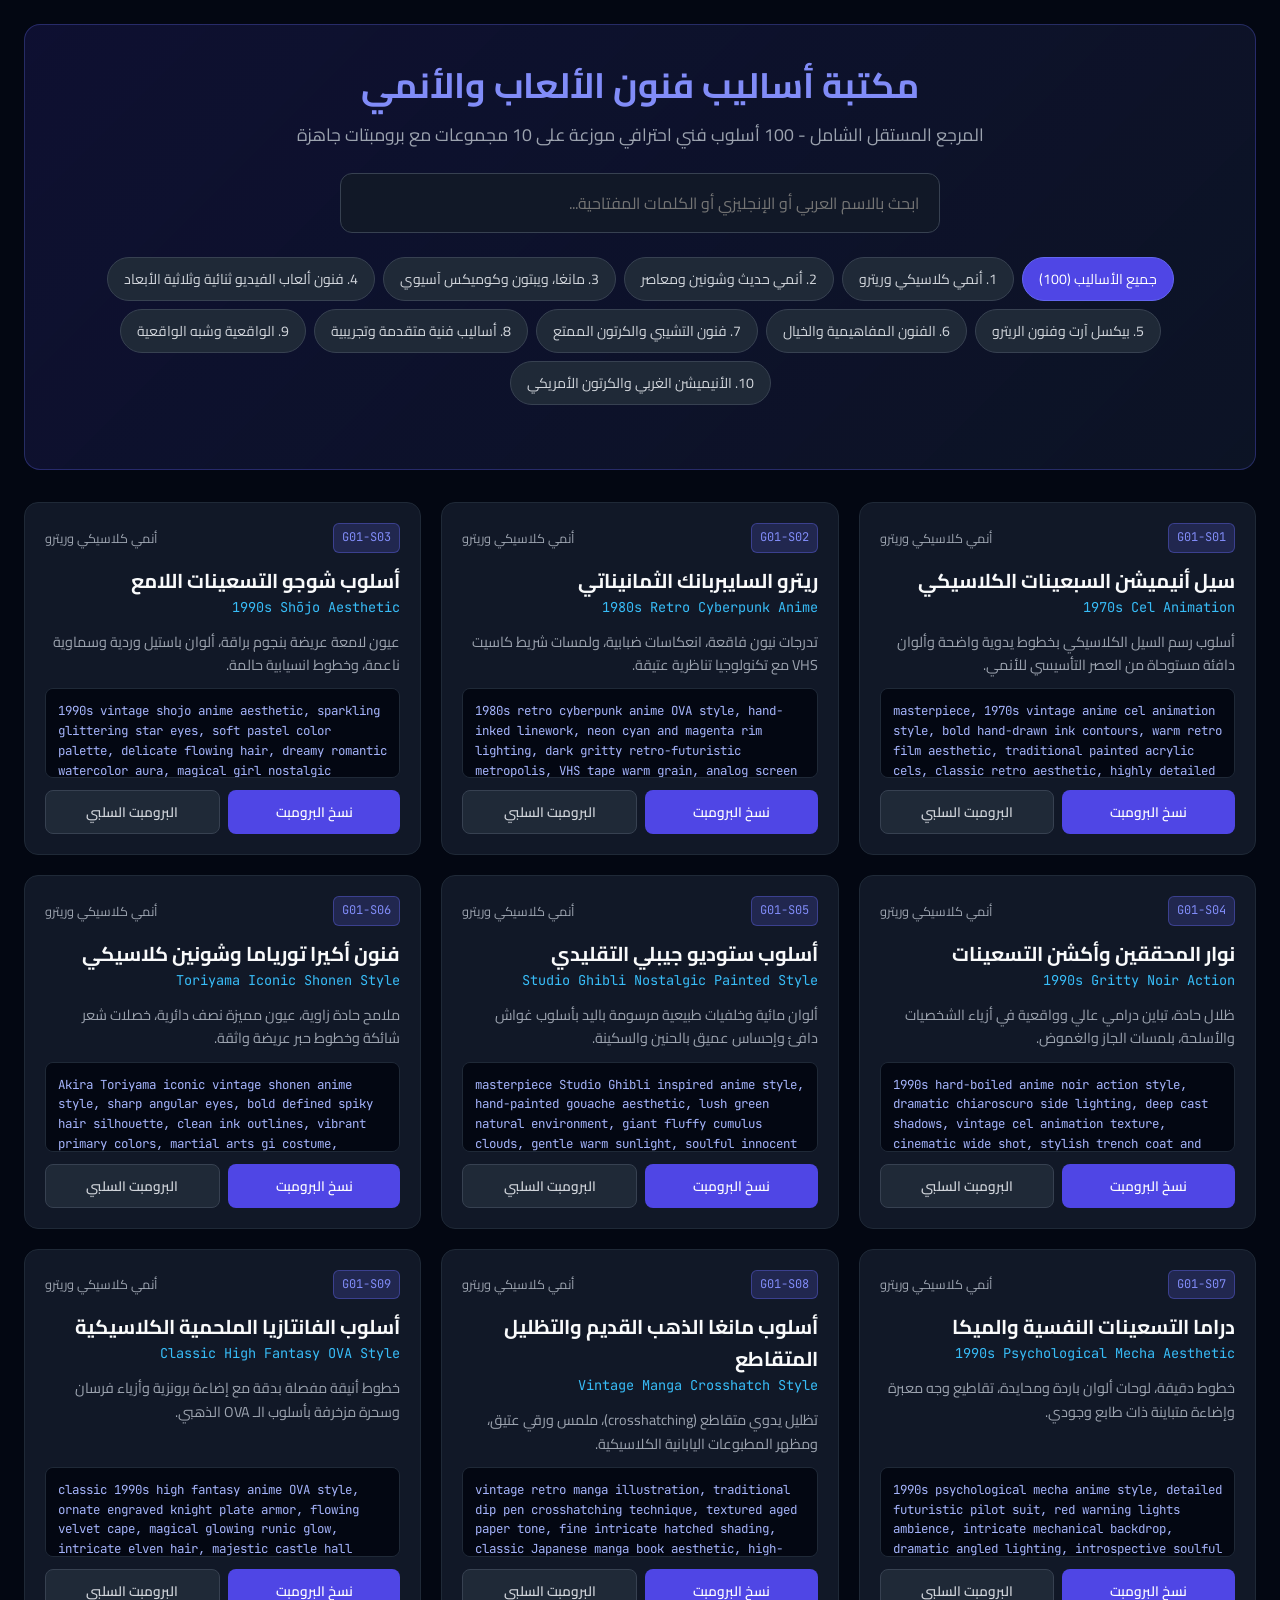
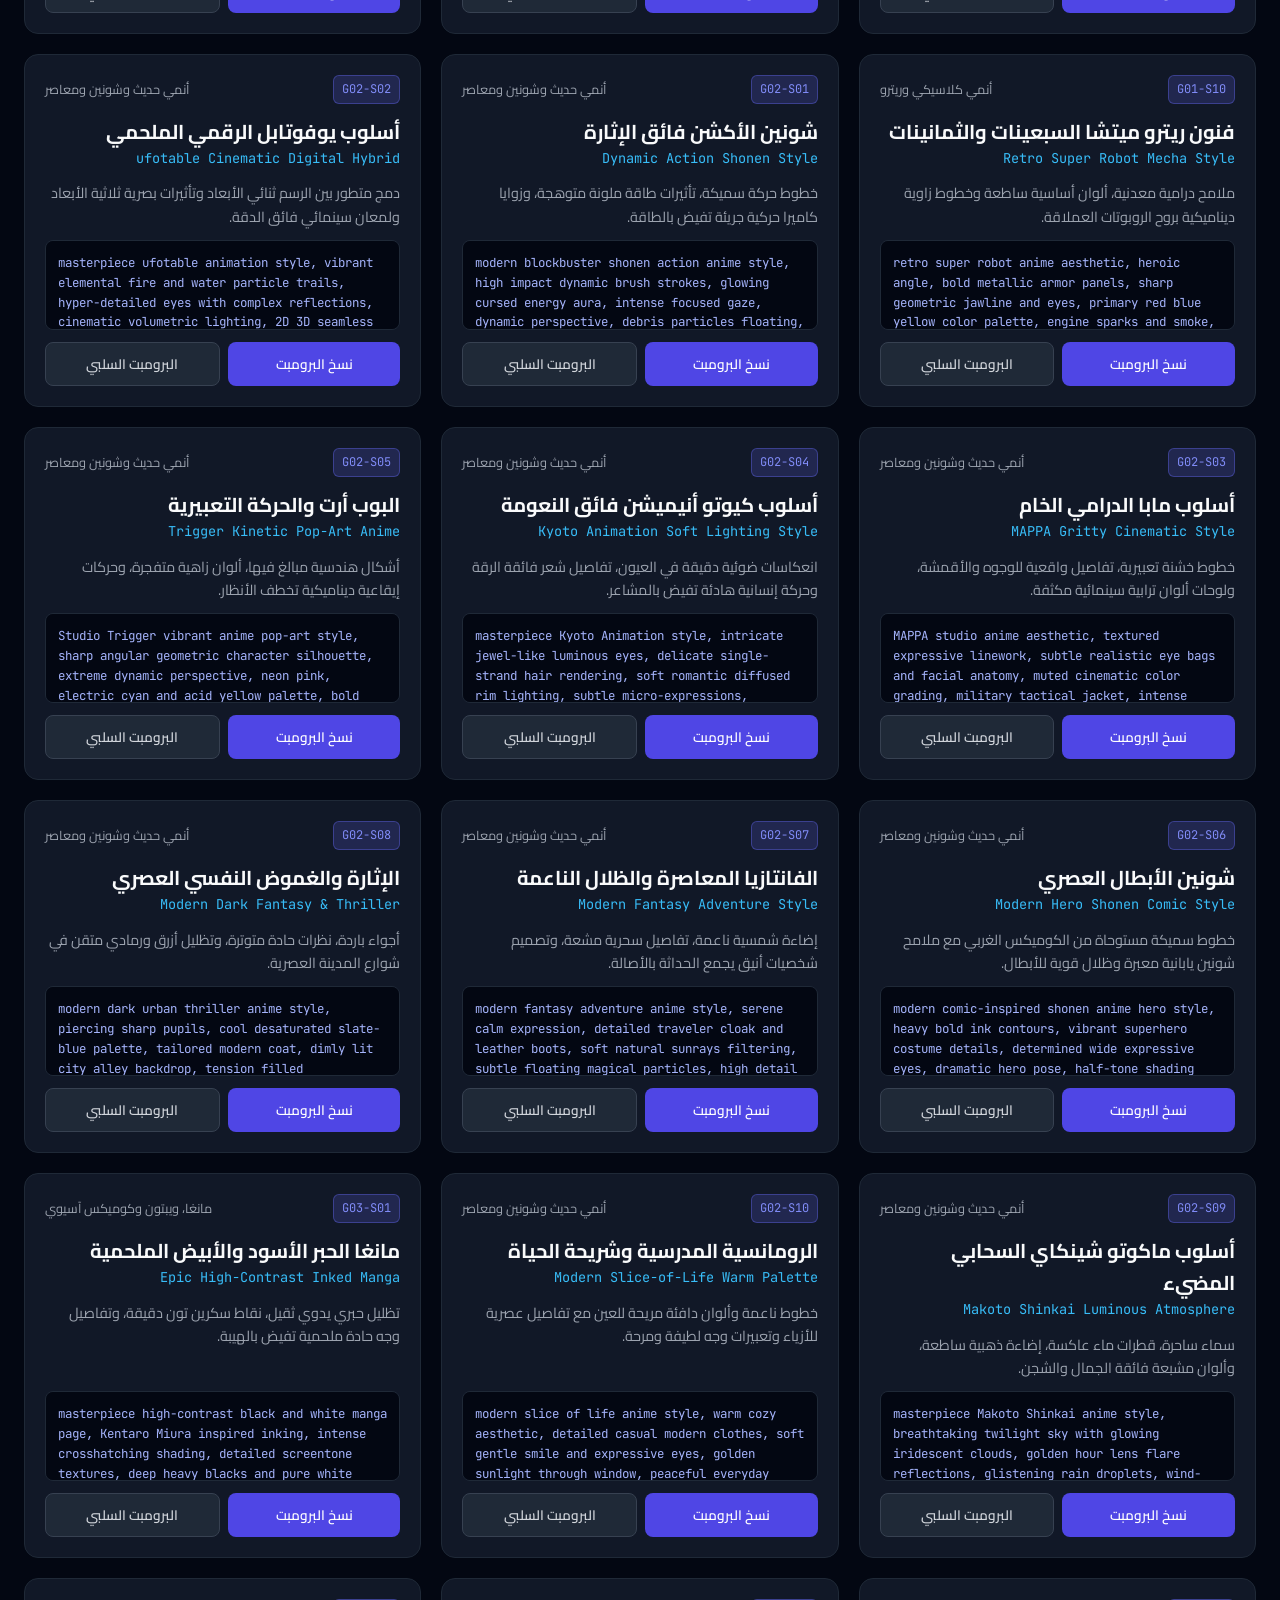
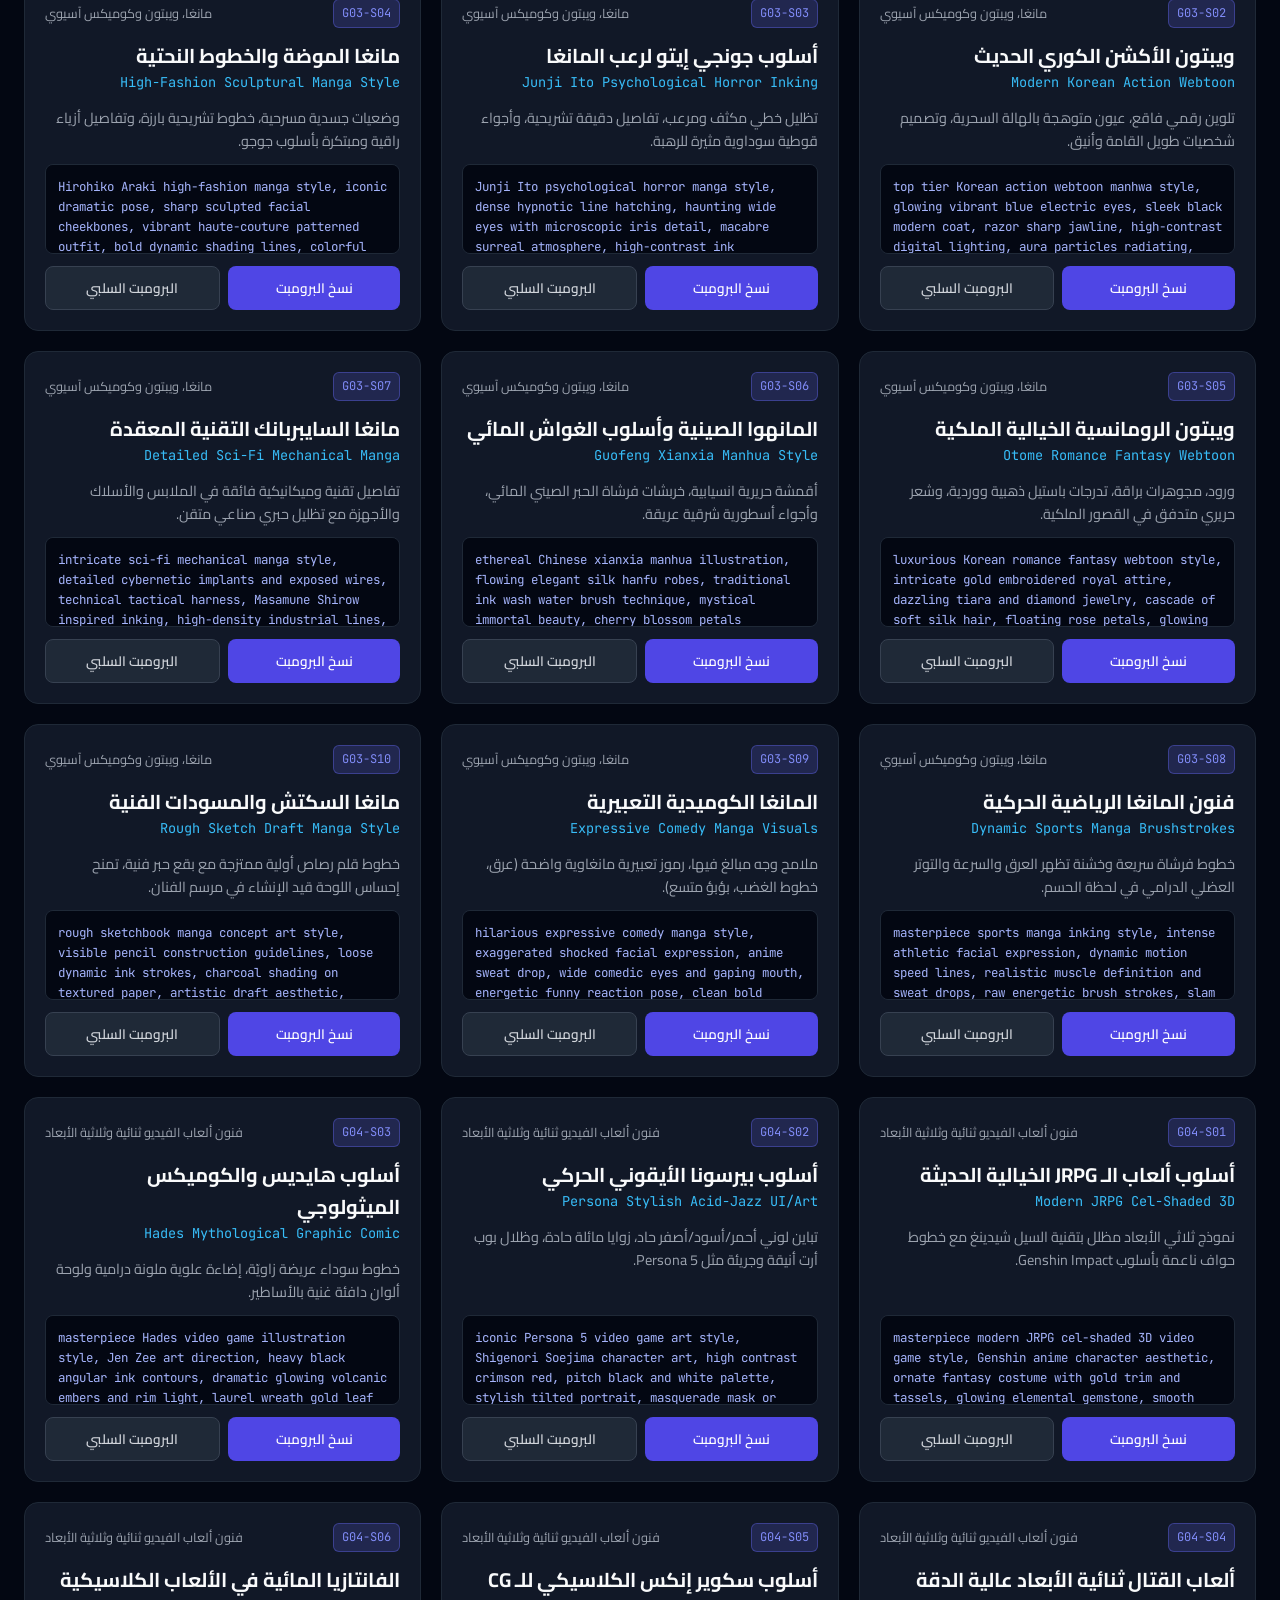
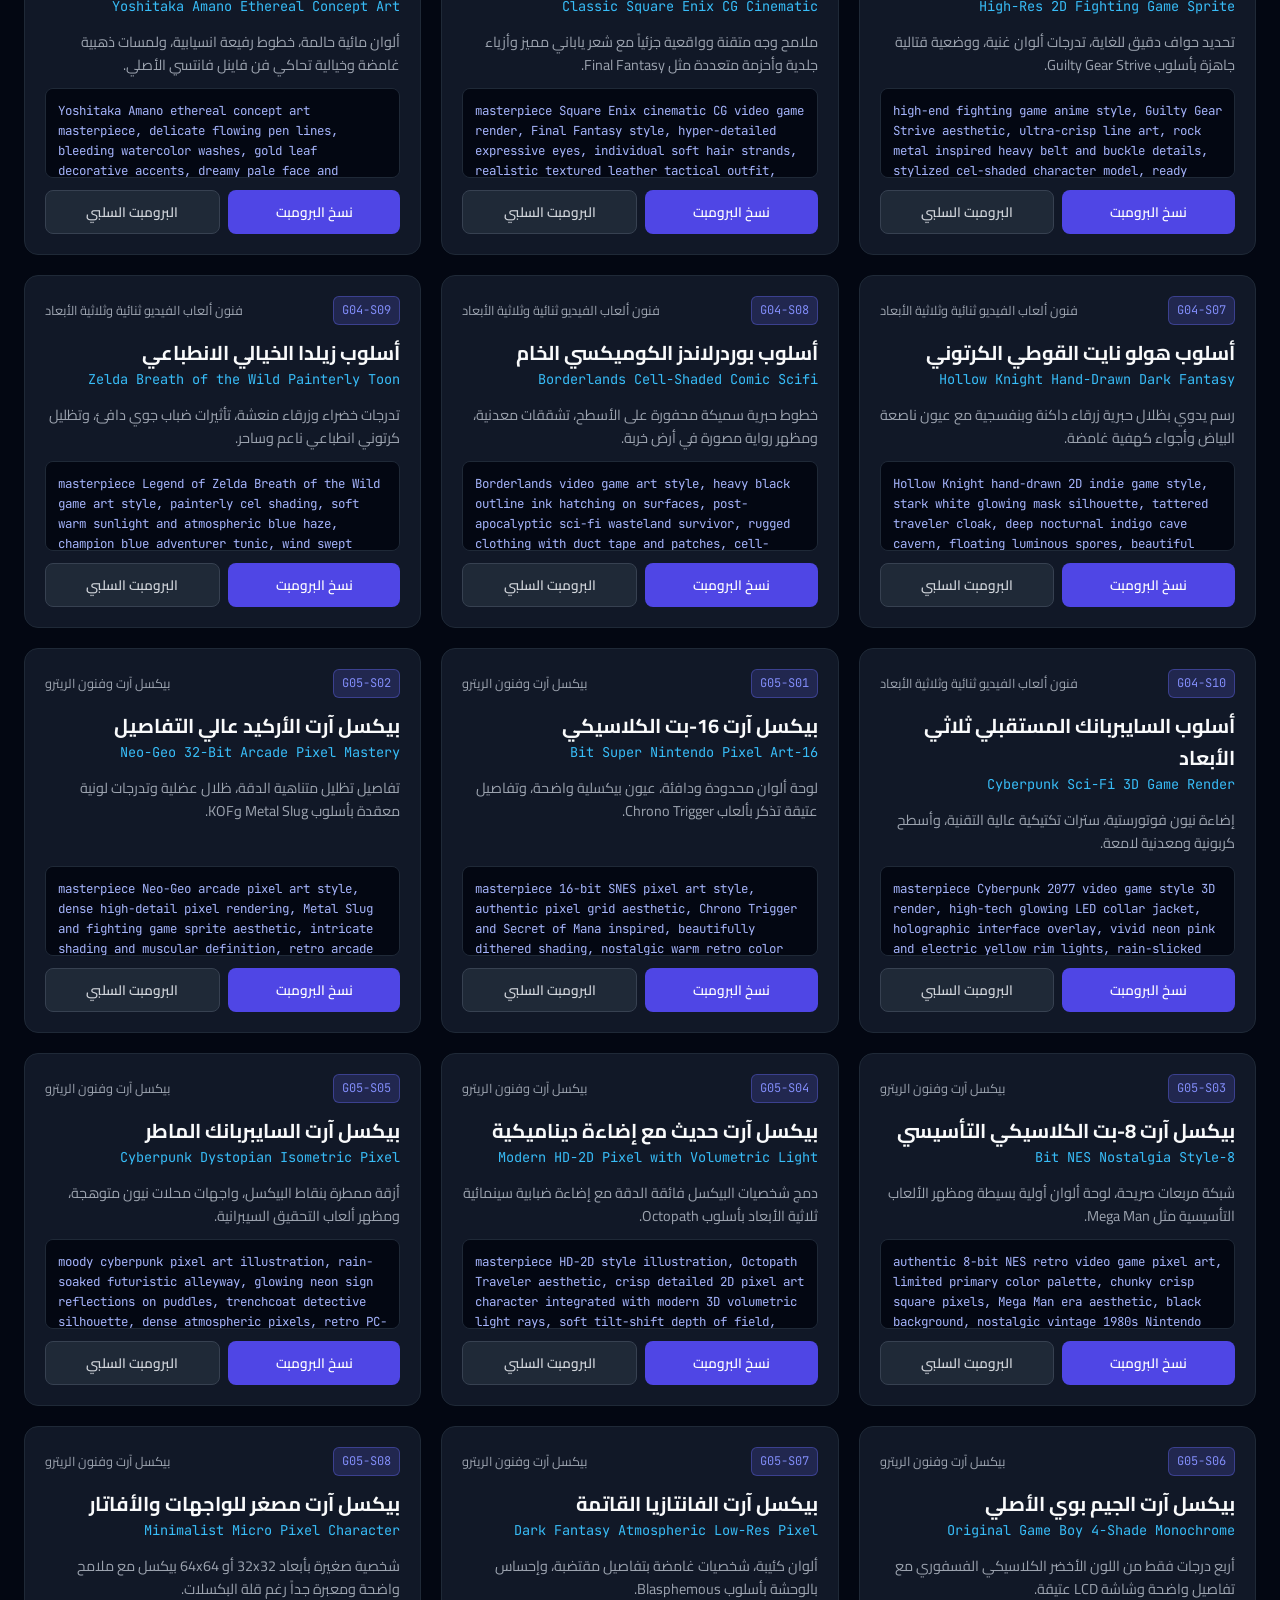
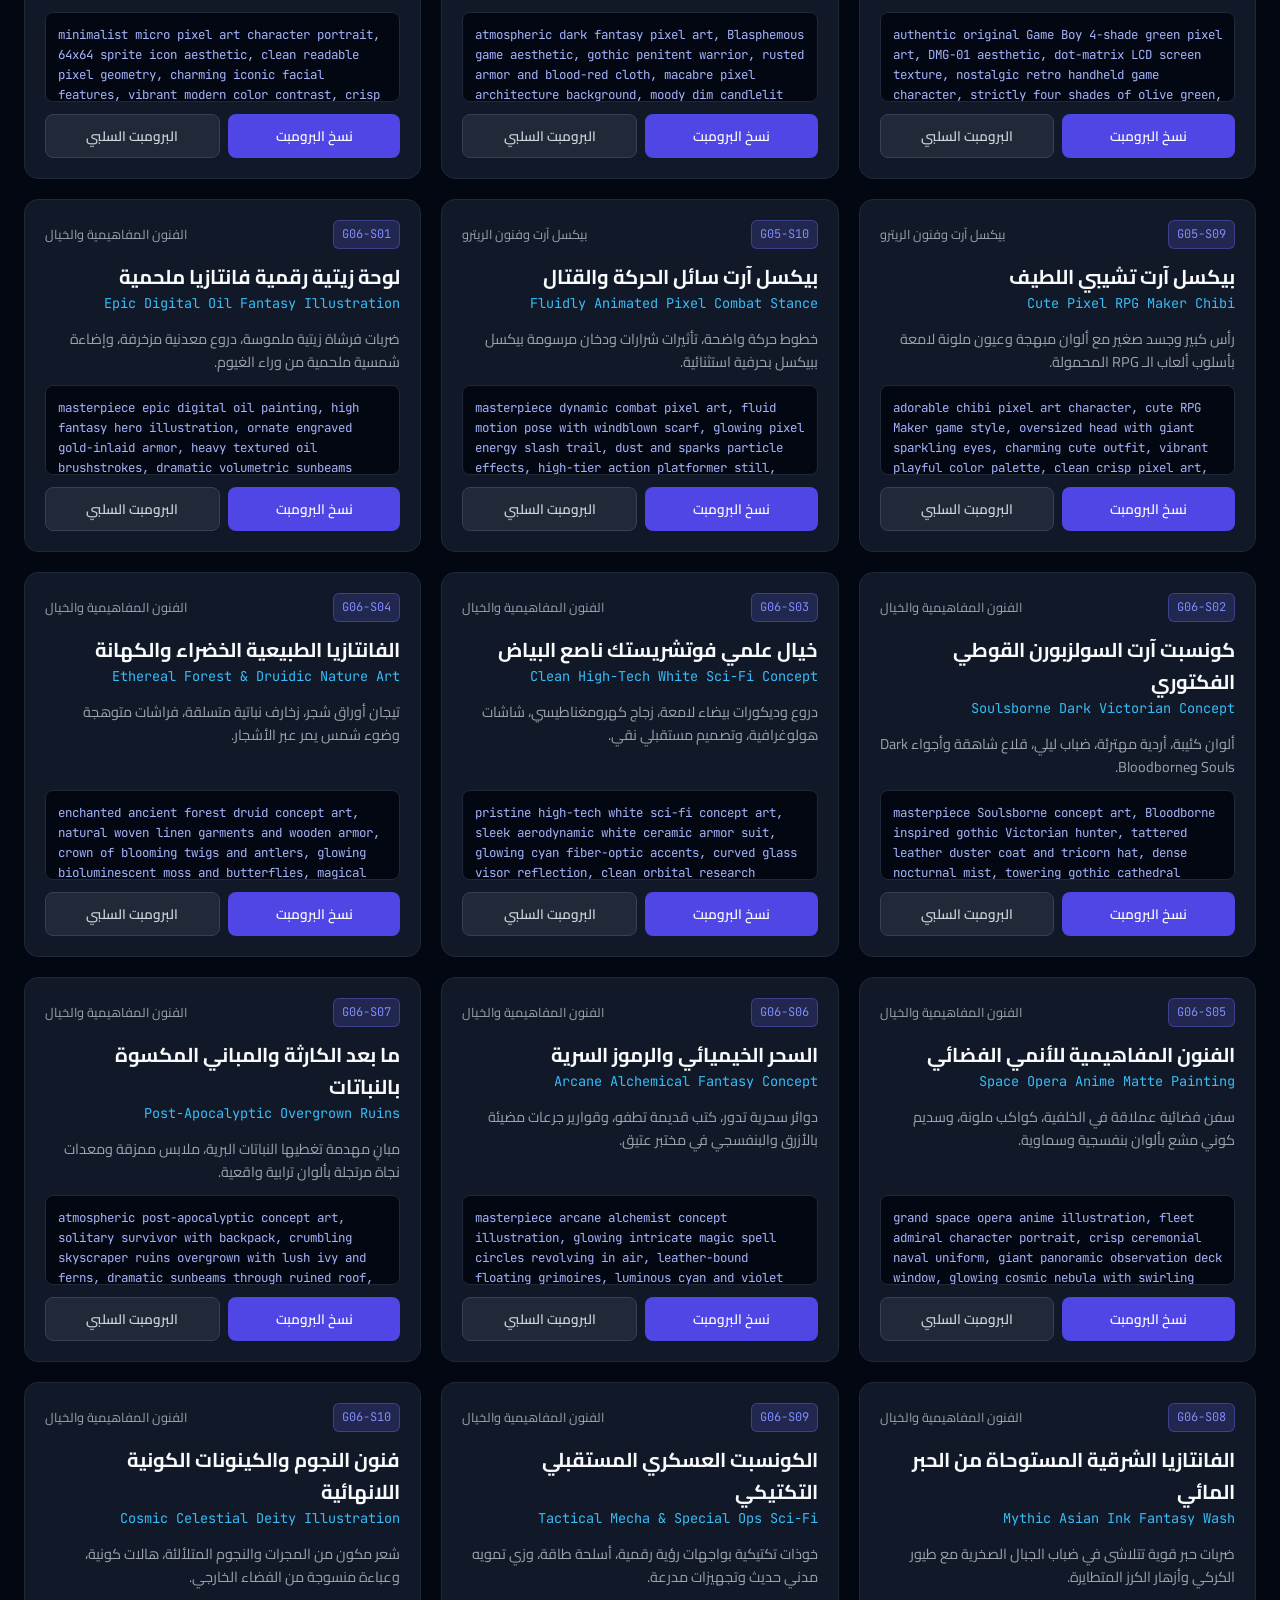
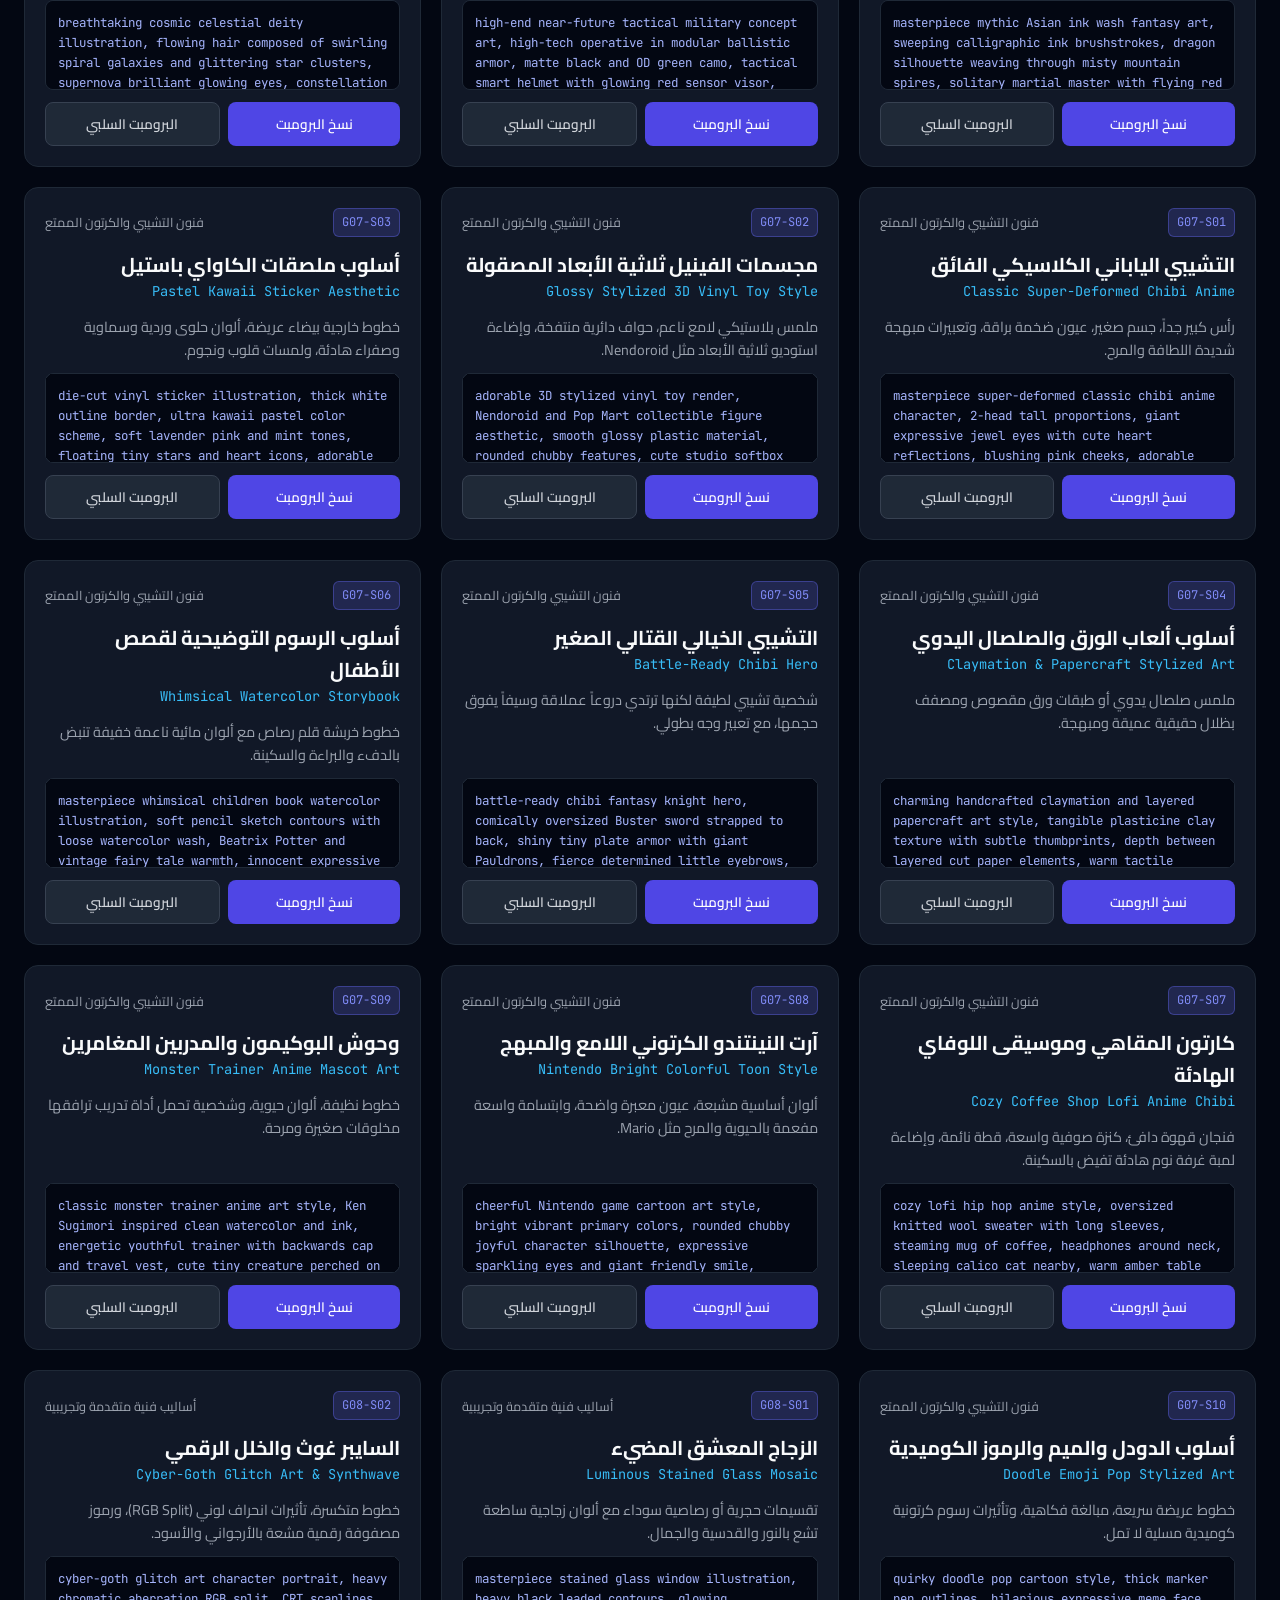
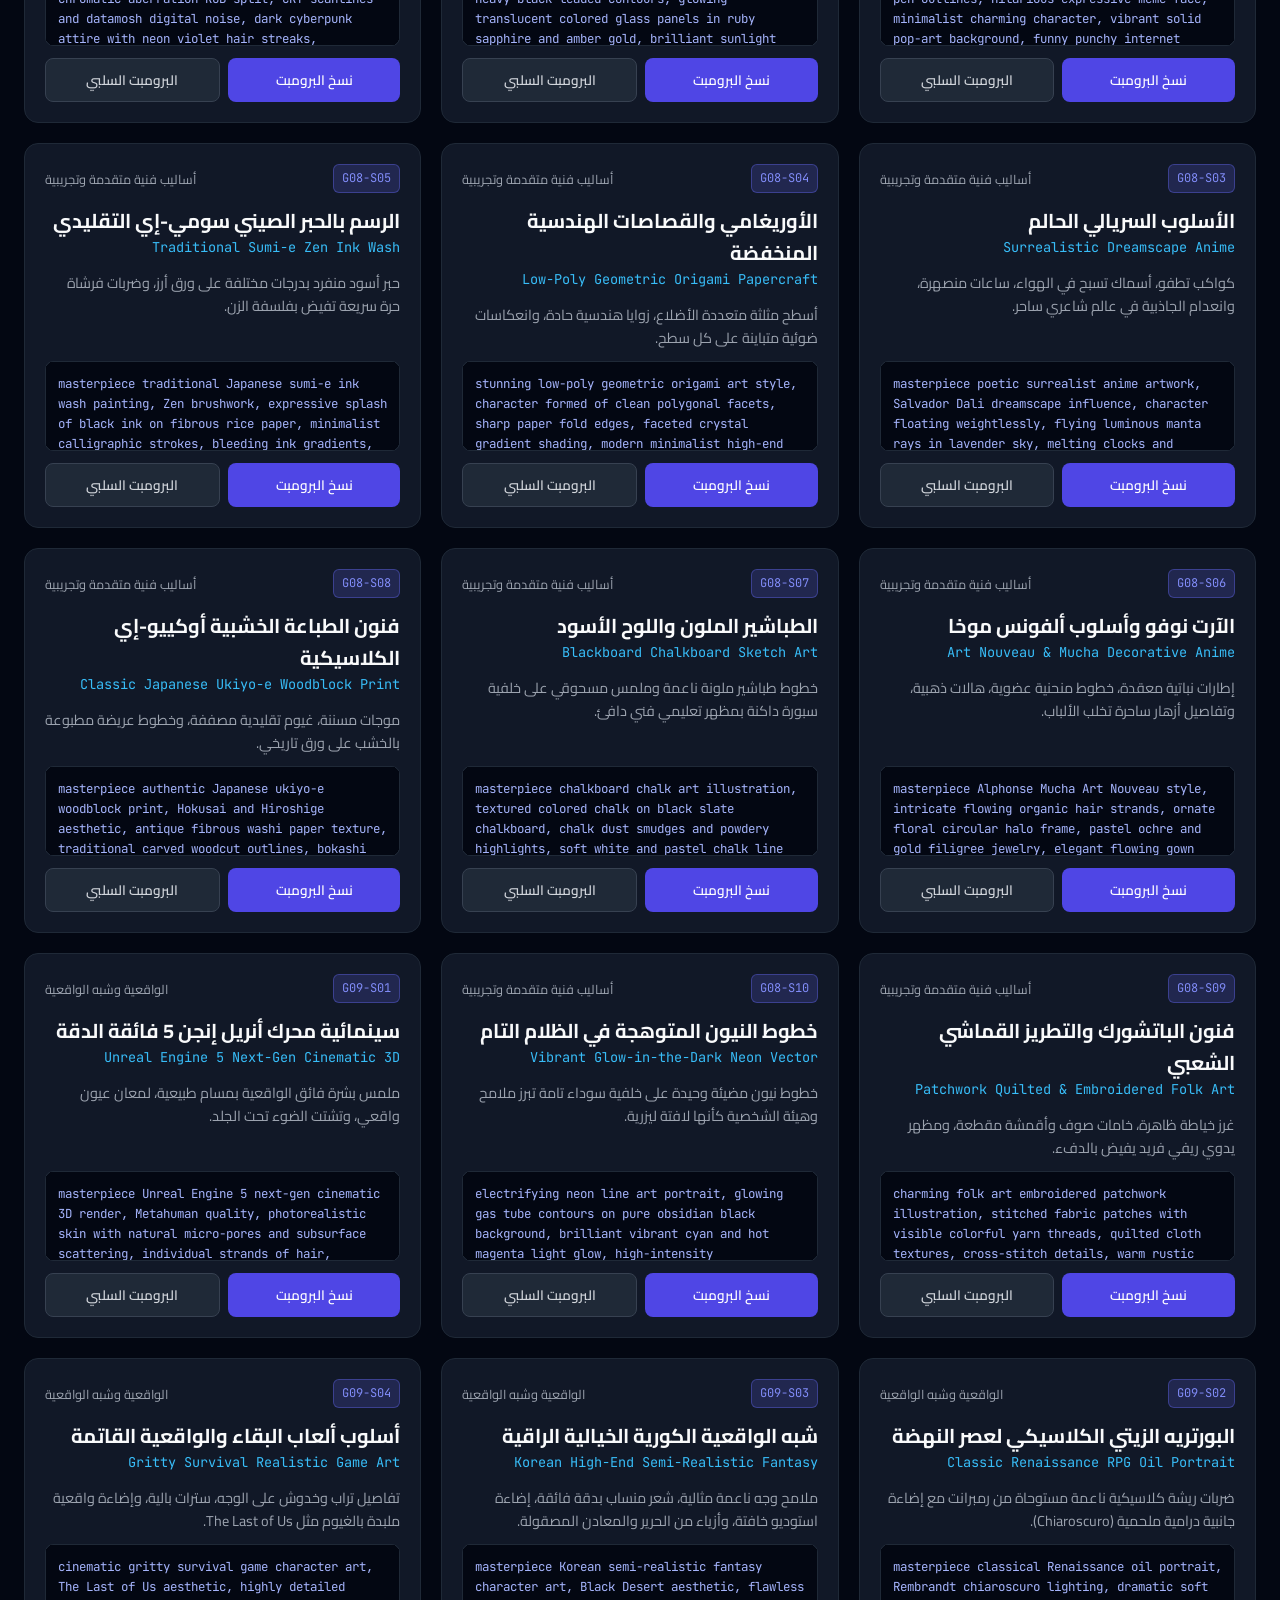
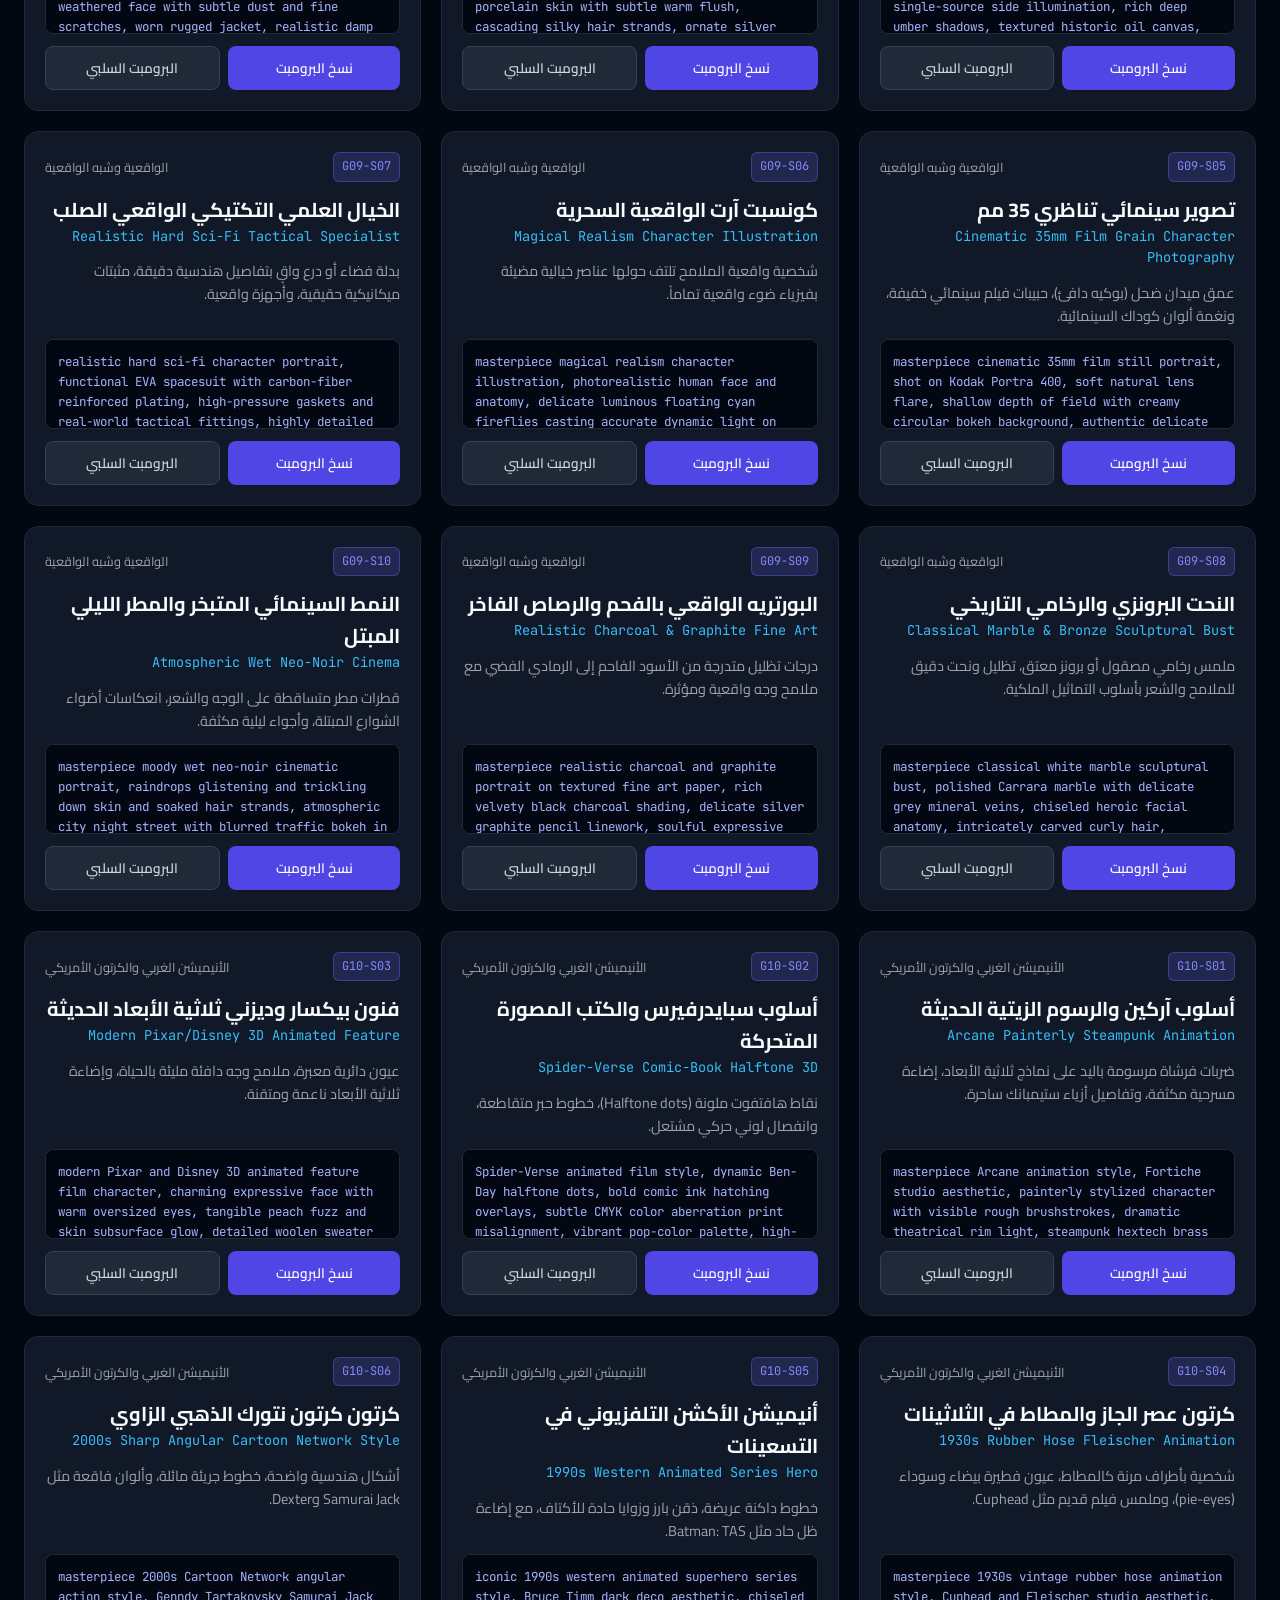
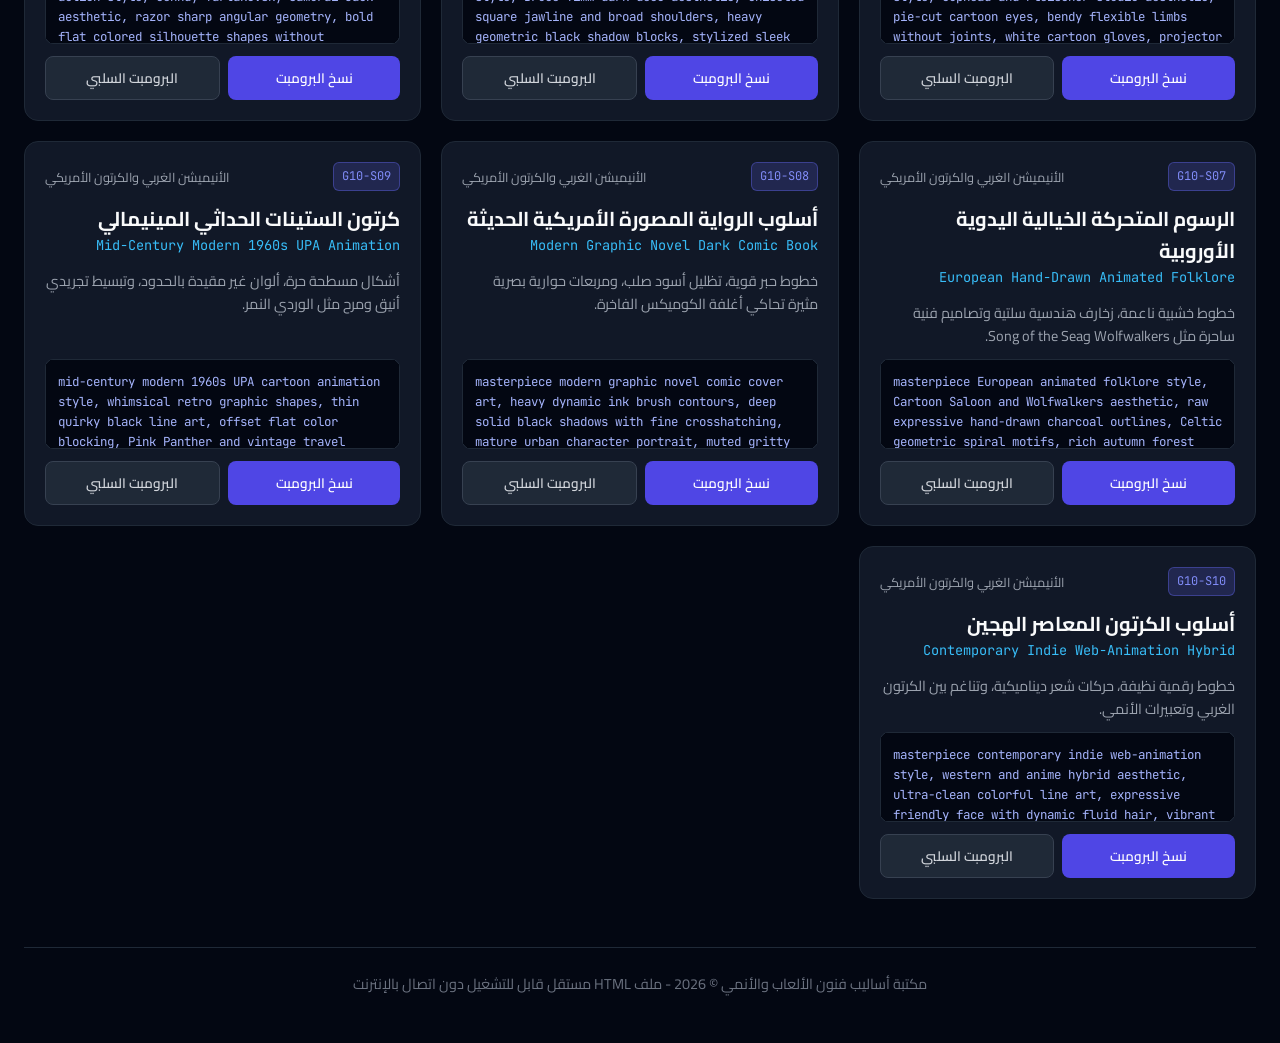
<file: 100-styles.html>
<!DOCTYPE html>
<html lang="ar" dir="rtl">
<head>
  <meta charset="UTF-8">
  <meta name="viewport" content="width=device-width, initial-scale=1.0">
  <title>مكتبة أساليب فنون الألعاب والأنمي - الدليل المستقل (100 أسلوب)</title>
  <link rel="preconnect" href="https://fonts.googleapis.com">
  <link rel="preconnect" href="https://fonts.gstatic.com" crossorigin>
  <link href="https://fonts.googleapis.com/css2?family=Cairo:wght@400;600;700;800;900&family=JetBrains+Mono:wght@400;700&display=swap" rel="stylesheet">
  <style>
    * { box-sizing: border-box; margin: 0; padding: 0; }
    body {
      font-family: 'Cairo', sans-serif;
      background-color: #030712;
      color: #f3f4f6;
      line-height: 1.6;
      padding: 24px;
    }
    header {
      text-align: center;
      margin-bottom: 32px;
      padding: 32px 16px;
      background: linear-gradient(135deg, rgba(79, 70, 229, 0.15), rgba(15, 23, 42, 0.8));
      border: 1px solid rgba(99, 102, 241, 0.3);
      border-radius: 16px;
    }
    h1 { font-size: 2.2rem; color: #818cf8; margin-bottom: 8px; }
    p.lead { color: #9ca3af; font-size: 1.1rem; }
    .search-box {
      margin: 24px auto;
      max-width: 600px;
    }
    input[type="text"] {
      width: 100%;
      padding: 14px 20px;
      border-radius: 12px;
      background: #111827;
      border: 1px solid #374151;
      color: #fff;
      font-family: inherit;
      font-size: 1rem;
    }
    .filters {
      display: flex;
      gap: 8px;
      flex-wrap: wrap;
      justify-content: center;
      margin-bottom: 32px;
    }
    .filter-btn {
      padding: 8px 16px;
      border-radius: 9999px;
      border: 1px solid #374151;
      background: #1f2937;
      color: #d1d5db;
      font-family: inherit;
      cursor: pointer;
      font-size: 0.88rem;
      transition: all 0.2s;
    }
    .filter-btn.active, .filter-btn:hover {
      background: #4f46e5;
      color: #fff;
      border-color: #6366f1;
    }
    .styles-grid {
      display: grid;
      grid-template-columns: repeat(auto-fill, minmax(320px, 1fr));
      gap: 20px;
    }
    .card {
      background: #111827;
      border: 1px solid #1f2937;
      border-radius: 14px;
      padding: 20px;
      display: flex;
      flex-direction: column;
      gap: 12px;
      transition: transform 0.2s, border-color 0.2s;
    }
    .card:hover {
      transform: translateY(-4px);
      border-color: #6366f1;
    }
    .card-header {
      display: flex;
      justify-content: space-between;
      align-items: center;
    }
    .badge {
      font-family: 'JetBrains Mono', monospace;
      font-size: 0.75rem;
      padding: 4px 8px;
      border-radius: 6px;
      background: rgba(99, 102, 241, 0.2);
      color: #818cf8;
      border: 1px solid rgba(99, 102, 241, 0.4);
    }
    .group-label {
      font-size: 0.8rem;
      color: #9ca3af;
    }
    .style-title-ar {
      font-size: 1.25rem;
      font-weight: 700;
      color: #f9fafb;
    }
    .style-title-en {
      font-family: 'JetBrains Mono', monospace;
      font-size: 0.85rem;
      color: #38bdf8;
    }
    .card-desc {
      font-size: 0.9rem;
      color: #9ca3af;
      flex-grow: 1;
    }
    .prompt-box {
      background: #030712;
      padding: 12px;
      border-radius: 8px;
      font-family: 'JetBrains Mono', monospace;
      font-size: 0.78rem;
      color: #a5b4fc;
      border: 1px solid #1f2937;
      max-height: 90px;
      overflow-y: auto;
      direction: ltr;
      text-align: left;
    }
    .card-actions {
      display: flex;
      gap: 8px;
    }
    .btn {
      flex: 1;
      padding: 8px 12px;
      border-radius: 8px;
      border: none;
      cursor: pointer;
      font-family: inherit;
      font-size: 0.85rem;
      font-weight: 600;
      display: inline-flex;
      align-items: center;
      justify-content: center;
      gap: 6px;
      transition: background 0.2s;
    }
    .btn-primary { background: #4f46e5; color: #fff; }
    .btn-primary:hover { background: #4338ca; }
    .btn-secondary { background: #1f2937; color: #d1d5db; border: 1px solid #374151; }
    .btn-secondary:hover { background: #374151; }
    footer {
      text-align: center;
      margin-top: 48px;
      padding: 24px;
      color: #6b7280;
      font-size: 0.9rem;
      border-top: 1px solid #1f2937;
    }
  </style>
</head>
<body>
  <header>
    <h1>مكتبة أساليب فنون الألعاب والأنمي</h1>
    <p class="lead">المرجع المستقل الشامل - 100 أسلوب فني احترافي موزعة على 10 مجموعات مع برومبتات جاهزة</p>
    <div class="search-box">
      <input type="text" id="searchInput" placeholder="ابحث بالاسم العربي أو الإنجليزي أو الكلمات المفتاحية..." oninput="handleSearch()">
    </div>
    <div class="filters" id="filtersContainer">
      <button class="filter-btn active" onclick="filterByGroup('all')">جميع الأساليب (100)</button>
    </div>
  </header>

  <main>
    <div class="styles-grid" id="stylesContainer"></div>
  </main>

  <footer>
    <p>مكتبة أساليب فنون الألعاب والأنمي © 2026 - ملف HTML مستقل قابل للتشغيل دون اتصال بالإنترنت</p>
  </footer>

  <script>
    const styles = [{"id":"g01-s01","groupId":"g01","indexInGroup":1,"groupNameAr":"أنمي كلاسيكي وريترو","groupNameEn":"Classic & Vintage Anime","styleNameAr":"سيل أنيميشن السبعينات الكلاسيكي","styleNameEn":"1970s Cel Animation","description":"أسلوب رسم السيل الكلاسيكي بخطوط يدوية واضحة وألوان دافئة مستوحاة من العصر التأسيسي للأنمي.","detailedDescriptionAr":"يتميز هذا الأسلوب بجماليات خلايا الأنيميشن اليدوية الأصلية، حيث تظهر خطوط التحبير الداكنة الحادة وتلوين الأكريليك على الأوراق الشفافة، مع حبيبات فيلم دقيقة وتدرجات ألوان دافئة تحاكي أعمال ميكا وخيال السبعينات.","keywords":["1970s anime cel","vintage hand-drawn anime","warm film grain","bold ink outlines","retro sci-fi aesthetic"],"visualTraits":{"lineArt":"خطوط حبر يدوية عريضة وواضحة","coloring":"تلوين سيل يدوي دافئ مع ظلال صلبة مباشرة","lighting":"إضاءة طبيعية واضحة بدون توهجات رقمية مصطنعة","atmosphere":"حنين كلاسيكي ولمسات حبيبات فيلم سينمائي تناظري"},"promptTemplate":"masterpiece, 1970s vintage anime cel animation style, bold hand-drawn ink contours, warm retro film aesthetic, traditional painted acrylic cels, classic retro aesthetic, highly detailed character portrait, nostalgic lighting","negativePrompt":"modern 3D digital gradient, glossy plastic, photorealistic, CGI, blurry, bad anatomy","characterArchetypeTips":"يناسب الشخصيات البطولية والمحاربين، مع إبراز خصلات الشعر السميكة والعيون المعبرة.","paletteColors":["#b45309","#d97706","#1e3a8a","#dc2626"],"tags":["كلاسيكي","سيل أنيميشن","سبعينات","ريترو"],"previewAlt":"معاينة أسلوب سيل أنيميشن السبعينات الكلاسيكي","previewStatus":"available"},{"id":"g01-s02","groupId":"g01","indexInGroup":2,"groupNameAr":"أنمي كلاسيكي وريترو","groupNameEn":"Classic & Vintage Anime","styleNameAr":"ريترو السايبربانك الثمانيناتي","styleNameEn":"1980s Retro Cyberpunk Anime","description":"تدرجات نيون فاقعة، انعكاسات ضبابية، ولمسات شريط كاسيت VHS مع تكنولوجيا تناظرية عتيقة.","detailedDescriptionAr":"مستوحى من ذروة فنون الخيال العلمي في الثمانينات؛ يتميز بأضواء نيون أرجوانية وسماوية فاقعة، شاشات CRT خضراء، وظلال حادة داكنة مع توهج عدسات بلوم تناظري عتيق.","keywords":["1980s cyberpunk anime","neon vaporwave glow","retro OVA aesthetic","VHS noise scanlines","hand-inked anime"],"visualTraits":{"lineArt":"خطوط دقيقة مع لمسات تظليل حبري للملابس التكتيكية","coloring":"أرجواني غامق، سماوي ساطع، وأحمر ناري مشبع","lighting":"إضاءة نيون خلفية حادة وانعكاسات على الأسطح المعدنية","atmosphere":"مدينة ليلية ممطرة وأجواء سايبربانك مشحونة"},"promptTemplate":"1980s retro cyberpunk anime OVA style, hand-inked linework, neon cyan and magenta rim lighting, dark gritty retro-futuristic metropolis, VHS tape warm grain, analog screen glow, iconic cyberpunk outfit, cinematic composition","negativePrompt":"modern 3D render, flat minimalist vector, low resolution, desaturated, washed out","characterArchetypeTips":"ركز على السترات الجلدية، النظارات الواقية، والأجهزة التقنية التناظرية مع لمعان النيون.","paletteColors":["#a855f7","#06b6d4","#f43f5e","#0f172a"],"tags":["سايبربانك","ثمانينات","نيون","ريترو OVA"],"previewAlt":"معاينة أسلوب ريترو السايبربانك الثمانيناتي","previewStatus":"available"},{"id":"g01-s03","groupId":"g01","indexInGroup":3,"groupNameAr":"أنمي كلاسيكي وريترو","groupNameEn":"Classic & Vintage Anime","styleNameAr":"أسلوب شوجو التسعينات اللامع","styleNameEn":"1990s Shōjo Aesthetic","description":"عيون لامعة عريضة بنجوم براقة، ألوان باستيل وردية وسماوية ناعمة، وخطوط انسيابية حالمة.","detailedDescriptionAr":"الأسلوب الأيقوني لقصص الفتيات الساحرات والرومانسية في التسعينات؛ تعكس العيون بريق النجوم والزهور مع شعر منساب بخطوط ذهبية أو ناعمة وتأثيرات هالات ضوئية باستيلية.","keywords":["1990s shojo anime","sparkling star eyes","pastel dream aesthetic","flowing soft hair","magical girl romantic"],"visualTraits":{"lineArt":"خطوط ناعمة رقيقة انسيابية مع تأكيد على الرموش وشعر الرأس","coloring":"ألوان باستيل ناعمة، درجات الوردي واللافندر والذهبي الخفيف","lighting":"بريق سحري وانعكاسات بلورية متعددة النجوم","atmosphere":"رومانسي حالم ينبض بالسحر واللطافة"},"promptTemplate":"1990s vintage shojo anime aesthetic, sparkling glittering star eyes, soft pastel color palette, delicate flowing hair, dreamy romantic watercolor aura, magical girl nostalgic elegance, classic 90s hand-painted cel look","negativePrompt":"gritty, dark horror, high contrast hard shadows, muted dirty colors, 3D render","characterArchetypeTips":"أضف لمعات بيضاء متلألئة للعيون والأقراط، مع خطوط شعر حريرية متطايرة.","paletteColors":["#f472b6","#c084fc","#fde047","#38bdf8"],"tags":["شوجو","تسعينات","سحري","باستيل"],"previewAlt":"معاينة أسلوب شوجو التسعينات اللامع","previewStatus":"available"},{"id":"g01-s04","groupId":"g01","indexInGroup":4,"groupNameAr":"أنمي كلاسيكي وريترو","groupNameEn":"Classic & Vintage Anime","styleNameAr":"نوار المحققين وأكشن التسعينات","styleNameEn":"1990s Gritty Noir Action","description":"ظلال حادة، تباين درامي عالي وواقعية في أزياء الشخصيات والأسلحة، بلمسات الجاز والغموض.","detailedDescriptionAr":"مستوحى من أعمال الفضاء والمحققين في أواخر التسعينات؛ إضاءة جانبية درامية تبرز ملامح الوجه المتعبة والواثقة، مع سترات ومعاطف طويلة وأجواء ليلية مشوقة.","keywords":["1990s noir anime","jazz bounty hunter style","chiaroscuro shadows","gritty retro cel","hard-boiled classic anime"],"visualTraits":{"lineArt":"خطوط صريحة وزوايا واثقة للملابس والوجوه","coloring":"تدرجات الأزرق الداكن والبني والبيج مع ظلال سوداء عميقة","lighting":"إضاءة جانبية درامية قوية وظلال ساقطة واضحة","atmosphere":"غموض، واقعية سينمائية ونكهة الجاز الحضرية"},"promptTemplate":"1990s hard-boiled anime noir action style, dramatic chiaroscuro side lighting, deep cast shadows, vintage cel animation texture, cinematic wide shot, stylish trench coat and collar, gritty mature atmosphere, retro jazz era feel","negativePrompt":"childish, bright cheerful pastel, saturated flat colors, plastic 3D, blur","characterArchetypeTips":"ممتاز للشخصيات الهادئة أو المغامرة، مع نظرة ثاقبة وابتسامة غامضة.","paletteColors":["#1e293b","#475569","#b45309","#0284c7"],"tags":["نوار","أكشن","تسعينات","غموض"],"previewAlt":"معاينة أسلوب نوار المحققين وأكشن التسعينات","previewStatus":"available"},{"id":"g01-s05","groupId":"g01","indexInGroup":5,"groupNameAr":"أنمي كلاسيكي وريترو","groupNameEn":"Classic & Vintage Anime","styleNameAr":"أسلوب ستوديو جيبلي التقليدي","styleNameEn":"Studio Ghibli Nostalgic Painted Style","description":"ألوان مائية وخلفيات طبيعية مرسومة باليد بأسلوب غواش دافئ وإحساس عميق بالحنين والسكينة.","detailedDescriptionAr":"الدفء البصري الخالص للرسوم اليدوية بالفرشاة؛ سماء زرقاء غنية بغيوم بيضاء ضخمة منتفخة، ومروج خضراء يانعة، وشخصيات بتعابير إنسانية بريئة وعيون صافية.","keywords":["Studio Ghibli style","hand-painted gouache background","nostalgic peaceful anime","lush green scenery","cumulus clouds anime"],"visualTraits":{"lineArt":"خطوط ناعمة بنية أو رمادية طبيعية تندمج مع الخلفية","coloring":"ألوان غواش ترابية دافئة، خضار نضر، وسماوي صافٍ","lighting":"ضوء شمس بعد الظهيرة الذهبي المنعكس على الأسطح","atmosphere":"طمأنينة، ارتباط بالطبيعة، وسحر طفولي أصيل"},"promptTemplate":"masterpiece Studio Ghibli inspired anime style, hand-painted gouache aesthetic, lush green natural environment, giant fluffy cumulus clouds, gentle warm sunlight, soulful innocent expressive eyes, heartfelt traditional animation look","negativePrompt":"cyberpunk, dark neon, harsh sharp 3D render, hyper-modern, oversaturated noise","characterArchetypeTips":"ركز على الملابس البسيطة المريحة والرياح التي تداعب الشعر والأقمشة.","paletteColors":["#15803d","#38bdf8","#fbbf24","#f97316"],"tags":["جيبلي","طبيعة","غواش","حنين"],"previewAlt":"معاينة أسلوب ستوديو جيبلي التقليدي","previewStatus":"available"},{"id":"g01-s06","groupId":"g01","indexInGroup":6,"groupNameAr":"أنمي كلاسيكي وريترو","groupNameEn":"Classic & Vintage Anime","styleNameAr":"فنون أكيرا تورياما وشونين كلاسيكي","styleNameEn":"Toriyama Iconic Shonen Style","description":"ملامح حادة زاوية، عيون مميزة نصف دائرية، خصلات شعر شائكة وخطوط حبر عريضة واثقة.","detailedDescriptionAr":"الأسلوب الهندسي الخالد الذي عرّف الشونين عالمياً؛ عضلات محددة بدقة وخطوط قوية للشخصيات والآلات الدائرية المبتكرة وتعبيرات وجه مليئة بالتصميم والحماس.","keywords":["Akira Toriyama style","classic 90s shonen anime","angular eye shapes","spiky defined hair","dynamic martial arts pose"],"visualTraits":{"lineArt":"خطوط حبر سوداء عريضة ذات زوايا هندسية هندسية واضحة","coloring":"ألوان أساسية متباينة وظلال مسطحة ثنائية التدرج","lighting":"إضاءة قتالية مباشرة وهالات طاقة مشعة","atmosphere":"حماس، بطولة ملحمية وروح القتال النبيل"},"promptTemplate":"Akira Toriyama iconic vintage shonen anime style, sharp angular eyes, bold defined spiky hair silhouette, clean ink outlines, vibrant primary colors, martial arts gi costume, energetic stance, classic 90s cel shaded look","negativePrompt":"soft blurry photorealism, dull grey, complex 3D texturing, western realism","characterArchetypeTips":"مناسب للأبطال المقاتلين، مع شعر ذي خصلات واضحة وهيكل عضلي محدد.","paletteColors":["#ea580c","#2563eb","#eab308","#16a34a"],"tags":["شونين","تورياما","قتال","كلاسيكي"],"previewAlt":"معاينة فنون أكيرا تورياما وشونين كلاسيكي","previewStatus":"available"},{"id":"g01-s07","groupId":"g01","indexInGroup":7,"groupNameAr":"أنمي كلاسيكي وريترو","groupNameEn":"Classic & Vintage Anime","styleNameAr":"دراما التسعينات النفسية والميكا","styleNameEn":"1990s Psychological Mecha Aesthetic","description":"خطوط دقيقة، لوحات ألوان باردة ومحايدة، تقاطيع وجه معبرة وإضاءة متباينة ذات طابع وجودي.","detailedDescriptionAr":"يتميز ببدلات الطيارين التكتيكية الضيقة، وشاشات المراقبة السداسية، وتدرجات ألوان البنفسجي والأحمر والرمادي مع إضاءة إنذار حمراء خلفية تمنح إحساساً بالتوتر والعمق النفسي.","keywords":["1990s psychological mecha anime","plugsuit futuristic anime","emergency red warning light","existential anime drama","vintage sci-fi cel"],"visualTraits":{"lineArt":"خطوط نحيفة حادة وحساسة للملامح والتجهيزات التكنولوجية","coloring":"بنفسجي داكن، رمادي معدني، ولمسات برتقالية وأحمر تحذيري","lighting":"إضاءة غرف التحكم والإنذار مع تظليل أحادي درامي","atmosphere":"غموض نفسي عميق وتوتر تقني مستقبلي"},"promptTemplate":"1990s psychological mecha anime style, detailed futuristic pilot suit, red warning lights ambience, intricate mechanical backdrop, dramatic angled lighting, introspective soulful facial expression, vintage 1995 anime cel aesthetic","negativePrompt":"cheerful cute comedy, flat bright sunny, 3D modern hyper-gloss, low detail","characterArchetypeTips":"أضف خوذة طيار تكتيكية أو طوق رقبة ميكانيكي مع نظرة حادة وعميقة.","paletteColors":["#7c3aed","#dc2626","#334155","#38bdf8"],"tags":["ميكا","نفسي","تسعينات","دراما وجودية"],"previewAlt":"معاينة دراما التسعينات النفسية والميكا","previewStatus":"available"},{"id":"g01-s08","groupId":"g01","indexInGroup":8,"groupNameAr":"أنمي كلاسيكي وريترو","groupNameEn":"Classic & Vintage Anime","styleNameAr":"أسلوب مانغا الذهب القديم والتظليل المتقاطع","styleNameEn":"Vintage Manga Crosshatch Style","description":"تظليل يدوي متقاطع (crosshatching)، ملمس ورقي عتيق، ومظهر المطبوعات اليابانية الكلاسيكية.","detailedDescriptionAr":"يحاكي صفحات المانغا الأصلية المطبوعة على ورق مصفر قليلاً، مع تحبير يدوي متقن بخطوط متقاطعة تعطي تجسيماً للأقمشة والوجوه دون الحاجة لألوان رقمية.","keywords":["vintage manga crosshatching","traditional dip pen inking","aged manga paper texture","halftone screentone retro","black and cream ink"],"visualTraits":{"lineArt":"تحبير بريشة G-Pen الكلاسيكية مع خطوط متقاطعة يدوية","coloring":"أحادي اللون: حبر أسود عميق على خلفية بيضاء عاجية دافئة","lighting":"تظليل كثيف منبثق من شبكة الخطوط الحبرية","atmosphere":"أصالة تاريخية وملمس ورقي مطبوع فاخر"},"promptTemplate":"vintage retro manga illustration, traditional dip pen crosshatching technique, textured aged paper tone, fine intricate hatched shading, classic Japanese manga book aesthetic, high-contrast monochrome ink masterpiece","negativePrompt":"colorful, rainbow, modern vector, digital smooth airbrush, 3D render","characterArchetypeTips":"تظهر تفاصيل الملامح والظلال عبر تباين الخطوط وسمكها اليدوي.","paletteColors":["#09090b","#27272a","#fef3c7","#78716c"],"tags":["مانغا","تظليل متقاطع","ريشة وحبر","كلاسيكي"],"previewAlt":"معاينة أسلوب مانغا الذهب القديم والتظليل المتقاطع","previewStatus":"available"},{"id":"g01-s09","groupId":"g01","indexInGroup":9,"groupNameAr":"أنمي كلاسيكي وريترو","groupNameEn":"Classic & Vintage Anime","styleNameAr":"أسلوب الفانتازيا الملحمية الكلاسيكية","styleNameEn":"Classic High Fantasy OVA Style","description":"خطوط أنيقة مفصلة بدقة مع إضاءة برونزية وأزياء فرسان وسحرة مزخرفة بأسلوب الـ OVA الذهبي.","detailedDescriptionAr":"العصر الذهبي لأفلام وحلقات الفانتازيا الخاصة؛ دروع فضية مذهبة منقوشة، عباءات مخملية، خيول، غابات سحرية وكريستالات مشعة في عتمة الليل.","keywords":["classic high fantasy OVA","ornate armor anime","intricate detailed elven style","magical glowing rune","golden age animation"],"visualTraits":{"lineArt":"تفاصيل دقيقة في نقوش الدروع والشعر المصفف والأقمشة","coloring":"ألوان ملكية: أزرق ملكي، أحمر قرمزي، ذهبي وبرونزي معتق","lighting":"ضوء شموع وسحر متوهج يبرز لمعان المعادن المصقولة","atmosphere":"ملحمي أسطوري وفروسية نبيلة كلاسيكية"},"promptTemplate":"classic 1990s high fantasy anime OVA style, ornate engraved knight plate armor, flowing velvet cape, magical glowing runic glow, intricate elven hair, majestic castle hall background, high production vintage anime movie look","negativePrompt":"modern sci-fi, neon city, cheap cartoon, flat colors, blurry face","characterArchetypeTips":"ممتاز للفرسان والسحرة والنبلاء مع إبراز تطريز الملابس وحواف الدروع.","paletteColors":["#ca8a04","#1e40af","#991b1b","#0f172a"],"tags":["فانتازيا","فرسان","سحر","كلاسيكي OVA"],"previewAlt":"معاينة أسلوب الفانتازيا الملحمية الكلاسيكية","previewStatus":"available"},{"id":"g01-s10","groupId":"g01","indexInGroup":10,"groupNameAr":"أنمي كلاسيكي وريترو","groupNameEn":"Classic & Vintage Anime","styleNameAr":"فنون ريترو ميتشا السبعينات والثمانينات","styleNameEn":"Retro Super Robot Mecha Style","description":"ملامح درامية معدنية، ألوان أساسية ساطعة وخطوط زاوية ديناميكية بروح الروبوتات العملاقة.","detailedDescriptionAr":"أسلوب الآليين الجبابرة؛ واجهات مدرعة بألوان الأحمر والأزرق والأبيض والأصفر، مع لمعان معدني صلب وزوايا حادة قوية وشعارات بطولية تنبض بالهيبة.","keywords":["retro super robot anime","giant mecha hero","bold metallic shading","classic robot cockpit","dynamic heroic angle"],"visualTraits":{"lineArt":"خطوط هندسية قاطعة تمثل الصفائح الفولاذية والمفاصل","coloring":"ألوان أولية ساطعة (أحمر، أزرق، أصفر، أبيض) مع ظلال معدنية","lighting":"انعكاسات ضوئية على الحواف الفولاذية ونيران المحركات","atmosphere":"قوة هائلة، حماية الأرض وحماس قتالي لا يقهر"},"promptTemplate":"retro super robot anime aesthetic, heroic angle, bold metallic armor panels, sharp geometric jawline and eyes, primary red blue yellow color palette, engine sparks and smoke, 1980s anime heroic commander look","negativePrompt":"organic flesh, soft watercolor, blurry details, dull grey tones","characterArchetypeTips":"ركز على إضافة أجزاء درع معدنية على الكتفين أو الصدر مع عيون مضيئة ببريق العزم.","paletteColors":["#dc2626","#2563eb","#facc15","#ffffff"],"tags":["ميتشا","روبوتات","ريترو","حديد وبطولة"],"previewAlt":"معاينة فنون ريترو ميتشا السبعينات والثمانينات","previewStatus":"available"},{"id":"g02-s01","groupId":"g02","indexInGroup":1,"groupNameAr":"أنمي حديث وشونين ومعاصر","groupNameEn":"Modern & Contemporary Anime","styleNameAr":"شونين الأكشن فائق الإثارة","styleNameEn":"Dynamic Action Shonen Style","description":"خطوط حركة سميكة، تأثيرات طاقة ملونة متوهجة، وزوايا كاميرا حركية جريئة تفيض بالطاقة.","detailedDescriptionAr":"الأسلوب المتفجر للأكشن الحديث؛ خطوط فرشاة حبرية سميكة في مناطق القوة، مع تأثيرات جزيئات طاقة سحرية متطايرة وإضاءة درامية تحبس الأنفاس.","keywords":["modern shonen action anime","cursed energy aura","bold dynamic brushwork","cinematic action perspective","glowing particle effects"],"visualTraits":{"lineArt":"خطوط حبرية سميكة حركية تتباين مع خطوط الملامح الدقيقة","coloring":"ألوان مشبعة حديثة مع هالات طاقة زرقاء أو أرجوانية متوهجة","lighting":"إضاءة شديدة التباين ناتجة عن هجمات الطاقة السحرية","atmosphere":"إثارة قصوى، سرعة حركية وقتال أسطوري"},"promptTemplate":"modern blockbuster shonen action anime style, high impact dynamic brush strokes, glowing cursed energy aura, intense focused gaze, dynamic perspective, debris particles floating, cinematic digital animation still, hyper-polished","negativePrompt":"static dull pose, 3D clay look, muted washed out colors, low resolution, bad hands","characterArchetypeTips":"أضف هالة طاقة متصاعدة من اليدين أو العينين مع وقفة قتالية متأهبة.","paletteColors":["#3b82f6","#8b5cf6","#1e1b4b","#f43f5e"],"tags":["شونين حديث","أكشن","طاقة","ديناميكي"],"previewAlt":"معاينة شونين الأكشن فائق الإثارة","previewStatus":"available"},{"id":"g02-s02","groupId":"g02","indexInGroup":2,"groupNameAr":"أنمي حديث وشونين ومعاصر","groupNameEn":"Modern & Contemporary Anime","styleNameAr":"أسلوب يوفوتابل الرقمي الملحمي","styleNameEn":"ufotable Cinematic Digital Hybrid","description":"دمج متطور بين الرسم ثنائي الأبعاد وتأثيرات بصرية ثلاثية الأبعاد ولمعان سينمائي فائق الدقة.","detailedDescriptionAr":"الأسلوب الشهير بالإبهار البصري المتقن؛ سيوف ونيران مشتعلة بألوان برتقالية وزرقاء كريستالية، تدرجات إضاءة وتشتت ضوئي متقدم وخلفيات ثلاثية الأبعاد مدمجة بانسيابية.","keywords":["ufotable anime style","elemental sword breathing effects","cinematic lighting bloom","digital hybrid animation","crisp clean anime art"],"visualTraits":{"lineArt":"خطوط نظيفة ميكرونية فائقة الدقة متناسقة تماماً","coloring":"تدرجات لونية معقدة متعددة الطبقات مع ظلال ناعمة ومتدرجة","lighting":"تأثيرات بلوم سينمائية ولمعان ناري أو مائي مذهل","atmosphere":"فخامة إنتاجية، روعة بصرية سينمائية متكاملة"},"promptTemplate":"masterpiece ufotable animation style, vibrant elemental fire and water particle trails, hyper-detailed eyes with complex reflections, cinematic volumetric lighting, 2D 3D seamless digital composite aesthetic, breathtaking action masterpiece","negativePrompt":"flat coloring, low quality, pixelated, washed out, amateur line art","characterArchetypeTips":"أضف خصلات شعر تتوهج بحواف النار أو الماء مع عيون بلورية متعددة الطبقات.","paletteColors":["#ea580c","#0284c7","#fbbf24","#0f172a"],"tags":["يوفوتابل","سينمائي","تأثيرات ضوئية","ملحمي"],"previewAlt":"معاينة أسلوب يوفوتابل الرقمي الملحمي","previewStatus":"available"},{"id":"g02-s03","groupId":"g02","indexInGroup":3,"groupNameAr":"أنمي حديث وشونين ومعاصر","groupNameEn":"Modern & Contemporary Anime","styleNameAr":"أسلوب مابا الدرامي الخام","styleNameEn":"MAPPA Gritty Cinematic Style","description":"خطوط خشنة تعبيرية، تفاصيل واقعية للوجوه والأقمشة، ولوحات ألوان ترابية سينمائية مكثفة.","detailedDescriptionAr":"واقعية قاسية وإحساس درامي غامر؛ خطوط تظليل رفيعة تملأ الوجوه لإبراز التعب والمشاعر العميقة، مع أزياء عسكرية مفصلة وأجواء غائمة مشحونة بالحرب والنزاع.","keywords":["MAPPA cinematic anime style","gritty expressive linework","subtle realistic facial anatomy","muted atmospheric grading","mature dark action"],"visualTraits":{"lineArt":"خطوط تحبير تعبيرية ملموسة وخطوط تفاصيل إضافية تحت العيون","coloring":"درجات ترابية ورمادية وبنية هادئة مع تباين سينمائي مدروس","lighting":"ضوء نهار غائم بارد وظلال واقعية غير مفرطة اللمعان","atmosphere":"جدية، دراما نفسية عميقة ونضج بصري واقعي"},"promptTemplate":"MAPPA studio anime aesthetic, textured expressive linework, subtle realistic eye bags and facial anatomy, muted cinematic color grading, military tactical jacket, intense determined gaze, dramatic gritty atmosphere, high-end anime still","negativePrompt":"cutesy, oversaturated neon, flat 2D cartoon, distorted proportions","characterArchetypeTips":"ركز على نظرة العينين الصارمة وتفاصيل نسيج الملابس العسكرية أو المعاطف.","paletteColors":["#334155","#475569","#78350f","#0f172a"],"tags":["مابا","دراما","واقعي","سينمائي"],"previewAlt":"معاينة أسلوب مابا الدرامي الخام","previewStatus":"available"},{"id":"g02-s04","groupId":"g02","indexInGroup":4,"groupNameAr":"أنمي حديث وشونين ومعاصر","groupNameEn":"Modern & Contemporary Anime","styleNameAr":"أسلوب كيوتو أنيميشن فائق النعومة","styleNameEn":"Kyoto Animation Soft Lighting Style","description":"انعكاسات ضوئية دقيقة في العيون، تفاصيل شعر فائقة الرقة وحركة إنسانية هادئة تفيض بالمشاعر.","detailedDescriptionAr":"قمة الأناقة والرقة الفنية؛ عيون مرسومة مثل الجواهر النادرة مع طبقات متعددة من الضوء والظلال، وشعر انسيابي مرسوم خصلة بخصلة، وأقمشة ناعمة تطير مع نسيم لطيف.","keywords":["Kyoto Animation style","KyoAni luminous jewel eyes","soft diffused backlighting","ethereal fine hair strands","emotional delicate beauty"],"visualTraits":{"lineArt":"خطوط فائقة الدقة والنقاء بتدرجات بنية ناعمة","coloring":"ألوان مشرقة ودافئة مع لمعات ضوئية بيضاء وزهرية شفافة","lighting":"إضاءة خلفية دافئة محيطية تخترق الشعر والأقمشة","atmosphere":"عاطفي عميق، رقة بالغة وجمال بصري ساحر"},"promptTemplate":"masterpiece Kyoto Animation style, intricate jewel-like luminous eyes, delicate single-strand hair rendering, soft romantic diffused rim lighting, subtle micro-expressions, porcelain smooth skin, warm emotional cinematic beauty","negativePrompt":"rough coarse lines, heavy ink strokes, ugly, dark violent horror, plastic 3D","characterArchetypeTips":"مثالي للشخصيات الرقيقة أو العاطفية، مع التركيز على انعكاس الضوء داخل بؤبؤ العين.","paletteColors":["#38bdf8","#f472b6","#fef08a","#1e293b"],"tags":["كيوتو أنيميشن","عيون جوهرية","رقيق","إضاءة ناعمة"],"previewAlt":"معاينة أسلوب كيوتو أنيميشن فائق النعومة","previewStatus":"available"},{"id":"g02-s05","groupId":"g02","indexInGroup":5,"groupNameAr":"أنمي حديث وشونين ومعاصر","groupNameEn":"Modern & Contemporary Anime","styleNameAr":"البوب أرت والحركة التعبيرية","styleNameEn":"Trigger Kinetic Pop-Art Anime","description":"أشكال هندسية مبالغ فيها، ألوان زاهية متفجرة، وحركات إيقاعية ديناميكية تخطف الأنظار.","detailedDescriptionAr":"الجنون البصري المبهج؛ زوايا حادة مبالغ فيها للمنظور، ألوان باستيل نيون فاقعة مع تباين قوي، وحروف وخطوط سرعة تملأ المشهد بالطاقة الحركية غير المقيدة.","keywords":["Studio Trigger anime style","kinetic geometric pop-art","exaggerated foreshortening","vibrant neon color explosion","bold stylized angular lines"],"visualTraits":{"lineArt":"خطوط سميكة زاويّة وقاطعة بدون منحنيات تقليدية","coloring":"تراكيب لونية جريئة (وردي نيون، أصفر ليموني، أزرق كهربائي)","lighting":"ظلال هندسية مسطحة حادة وتوهجات بوب أرت","atmosphere":"طاقة لا نهائية، مرح متفجر وتصميم جرافيكي ثوري"},"promptTemplate":"Studio Trigger vibrant anime pop-art style, sharp angular geometric character silhouette, extreme dynamic perspective, neon pink, electric cyan and acid yellow palette, bold stylized cel shading, rebellious kinetic anime energy","negativePrompt":"photorealistic, dull muted tones, slow boring static, standard soft anime","characterArchetypeTips":"استخدم وقفة جسدية مائلة وغير تقليدية مع نظرة تحدٍ جريئة وألوان حيوية.","paletteColors":["#ec4899","#06b6d4","#eab308","#0f172a"],"tags":["تريغر","بوب أرت","طاقة","ألوان متفجرة"],"previewAlt":"معاينة البوب أرت والحركة التعبيرية","previewStatus":"available"},{"id":"g02-s06","groupId":"g02","indexInGroup":6,"groupNameAr":"أنمي حديث وشونين ومعاصر","groupNameEn":"Modern & Contemporary Anime","styleNameAr":"شونين الأبطال العصري","styleNameEn":"Modern Hero Shonen Comic Style","description":"خطوط سميكة مستوحاة من الكوميكس الغربي مع ملامح شونين يابانية معبرة وظلال قوية للأبطال.","detailedDescriptionAr":"مزيج هجين فريد بين ديناميكية الكوميكس الأمريكي وتفاصيل الأنمي الياباني؛ خطوط تظليل ثقيلة عريضة على الحواف، أزياء أبطال ملونة، وأقنعة وتأثيرات بصرية أيقونية.","keywords":["modern superhero anime style","western comic anime hybrid","bold ink outline shading","heroic costume vibrant","expressive shonen face"],"visualTraits":{"lineArt":"خطوط حواف خارجية سميكة جداً تبرز الشخصية عن الخلفية","coloring":"ألوان أبطال خوارق مشبعة (أحمر، أزرق، أصفر، أخضر زمردي)","lighting":"إضاءة بطولية علوية وظلال سوداء قوية على العضلات والزي","atmosphere":"شجاعة، روح التحدي ومسؤولية الأبطال"},"promptTemplate":"modern comic-inspired shonen anime hero style, heavy bold ink contours, vibrant superhero costume details, determined wide expressive eyes, dramatic hero pose, half-tone shading accents, dynamic comic cover composition","negativePrompt":"sketchy, faint pale lines, dark gothic horror, muddy textures, boring","characterArchetypeTips":"أضف قناعاً أو وشاحاً بطولياً أو شارة مميزة على الصدر والكتفين.","paletteColors":["#1d4ed8","#dc2626","#facc15","#047857"],"tags":["أبطال","كوميكس هجين","شونين","جرأة"],"previewAlt":"معاينة شونين الأبطال العصري","previewStatus":"available"},{"id":"g02-s07","groupId":"g02","indexInGroup":7,"groupNameAr":"أنمي حديث وشونين ومعاصر","groupNameEn":"Modern & Contemporary Anime","styleNameAr":"الفانتازيا المعاصرة والظلال الناعمة","styleNameEn":"Modern Fantasy Adventure Style","description":"إضاءة شمسية ناعمة، تفاصيل سحرية مشعة، وتصميم شخصيات أنيق يجمع الحداثة بالأصالة.","detailedDescriptionAr":"الجيل الجديد من مسلسلات الفانتازيا الراقية؛ ملابس ساحرات وفرسان بتفاصيل أقمشة واقعية، زهور برية، تمائم سحرية زرقاء، وتوازن هادئ ومريح للعين.","keywords":["modern fantasy anime style","magical adventure anime","soft natural lighting","detailed travel cloak","ethereal calm expression"],"visualTraits":{"lineArt":"خطوط متوسطة النعومة مع اهتمام كبير بطيات العباءات والجلد","coloring":"درجات الأزرق السماوي والأبيض والذهبي والأخضر الزيتوني","lighting":"أشعة شمس طبيعية تتسلل عبر الغيوم أو أوراق الشجر","atmosphere":"استكشاف هادئ، حكمة عميقة، وسحر عتيق متجدد"},"promptTemplate":"modern fantasy adventure anime style, serene calm expression, detailed traveler cloak and leather boots, soft natural sunrays filtering, subtle floating magical particles, high detail character design, scenic anime landscape","negativePrompt":"chaotic neon, rough sketches, modern machinery, aggressive dark shadows","characterArchetypeTips":"أضف عصا سحرية، حقيبة سفر جلدية على الكتف، أو قلادة كرستالية تتدلى بلطف.","paletteColors":["#0284c7","#f8fafc","#d97706","#475569"],"tags":["فانتازيا حديثة","مغامرة","هدوء","سحر ناعم"],"previewAlt":"معاينة الفانتازيا المعاصرة والظلال الناعمة","previewStatus":"available"},{"id":"g02-s08","groupId":"g02","indexInGroup":8,"groupNameAr":"أنمي حديث وشونين ومعاصر","groupNameEn":"Modern & Contemporary Anime","styleNameAr":"الإثارة والغموض النفسي العصري","styleNameEn":"Modern Dark Fantasy & Thriller","description":"أجواء باردة، نظرات حادة متوترة، وتظليل أزرق ورمادي متقن في شوارع المدينة العصرية.","detailedDescriptionAr":"أسلوب التحقيقات والأساطير الحضرية المعاصرة؛ شخصيات بمعاطف رسمية أو بدلات عمل مع نظرات ثاقبة مليئة بالغموض، وظلال باردة في أزقة المدن الكبرى.","keywords":["modern dark thriller anime","urban supernatural anime","cool desaturated tone","intense piercing eyes","detective noir vibe"],"visualTraits":{"lineArt":"خطوط دقيقة ونظيفة جداً تعكس برود وجدية الموقف","coloring":"لوحة ألوان منخفضة التشبع تميل للأزرق الليلي والرمادي الفحمي","lighting":"إضاءة شاشات هواتف أو مصابيح شوارع خافتة","atmosphere":"توتر نفسي، غموض أسرار الدولة، وذكاء استراتيجي"},"promptTemplate":"modern dark urban thriller anime style, piercing sharp pupils, cool desaturated slate-blue palette, tailored modern coat, dimly lit city alley backdrop, tension filled psychological atmosphere, crisp clean digital anime art","negativePrompt":"funny chibi, warm bright sunny, oversaturated cartoon, messy anatomy","characterArchetypeTips":"ركز على تعبير وجه هادئ يحمل ذكاءً دفيناً مع ربطة عنق أو معطف عصري.","paletteColors":["#0f172a","#1e293b","#64748b","#ef4444"],"tags":["غموض","إثارة عصرية","أزرق بارد","تحقيق"],"previewAlt":"معاينة الإثارة والغموض النفسي العصري","previewStatus":"available"},{"id":"g02-s09","groupId":"g02","indexInGroup":9,"groupNameAr":"أنمي حديث وشونين ومعاصر","groupNameEn":"Modern & Contemporary Anime","styleNameAr":"أسلوب ماكوتو شينكاي السحابي المضيء","styleNameEn":"Makoto Shinkai Luminous Atmosphere","description":"سماء ساحرة، قطرات ماء عاكسة، إضاءة ذهبية ساطعة، وألوان مشبعة فائقة الجمال والشجن.","detailedDescriptionAr":"القمة الفنية لجماليات الإضاءة؛ سحب وردية وزرقاء عملاقة، انعكاسات ضوئية على نوافذ القطارات وشوارع طوكيو المبتلة، وشخصيات تنبض بالجمال الرومانسي.","keywords":["Makoto Shinkai style","hyper-luminous anime sky","golden hour lens flare","photorealistic clouds anime","emotional cinematic anime art"],"visualTraits":{"lineArt":"خطوط رقيقة جداً تذوب في الأضواء الساطعة","coloring":"أزرق لازوردي، وردي شفق الغروب، وأصفر ذهبي ساطع","lighting":"انعكاسات ضوئية متعددة (Lens Flares) وإضاءة الغروب الذهبية","atmosphere":"شجن عاطفي، جمال شاعري فائق، واتساع كوني"},"promptTemplate":"masterpiece Makoto Shinkai anime style, breathtaking twilight sky with glowing iridescent clouds, golden hour lens flare reflections, glistening rain droplets, wind-blown hair, deeply romantic soulful atmosphere, award winning cinematic anime still","negativePrompt":"dark muddy colors, flat lighting, sketch, deformed, low detail","characterArchetypeTips":"اجعل الإضاءة الذهبية للشمس تعكس توهجاً دافئاً على حافة الوجه والشعر.","paletteColors":["#0284c7","#f43f5e","#fbbf24","#38bdf8"],"tags":["شينكاي","سماء مضيئة","غروب","رومانسي"],"previewAlt":"معاينة أسلوب ماكوتو شينكاي السحابي المضيء","previewStatus":"available"},{"id":"g02-s10","groupId":"g02","indexInGroup":10,"groupNameAr":"أنمي حديث وشونين ومعاصر","groupNameEn":"Modern & Contemporary Anime","styleNameAr":"الرومانسية المدرسية وشريحة الحياة","styleNameEn":"Modern Slice-of-Life Warm Palette","description":"خطوط ناعمة وألوان دافئة مريحة للعين مع تفاصيل عصرية للأزياء وتعبيرات وجه لطيفة ومرحة.","detailedDescriptionAr":"أسلوب الحياة اليومية الهادئة؛ تفاصيل الفصول الدراسية، أشعة الشمس الدافئة على المكاتب، حقائب الظهر، وابتسامات عفوية بريئة تلامس القلب.","keywords":["modern slice of life anime","warm cozy high school anime","soft afternoon lighting","detailed school uniform","gentle genuine smile"],"visualTraits":{"lineArt":"خطوط بنية ناعمة وواضحة بدون قسوة الحبر الأسود","coloring":"ألوان دافئة مريحة (خوخي، كريمي، بيج، أزرق بحري)","lighting":"ضوء نافذة دافئ طبيعي مع ظلال ناعمة غير حادة","atmosphere":"دفء، صداقة حقيقية، وراحة نفسية مبهجة"},"promptTemplate":"modern slice of life anime style, warm cozy aesthetic, detailed casual modern clothes, soft gentle smile and expressive eyes, golden sunlight through window, peaceful everyday moment, polished modern TV anime still","negativePrompt":"violent, dark horror, explosion, heavy armor, ugly, bad proportions","characterArchetypeTips":"أزياء شبابية كاجوال أو زي مدرسي أنيق مع تعبير وجه ودود ومبتسم.","paletteColors":["#f97316","#fed7aa","#3b82f6","#10b981"],"tags":["شريحة حياة","مدرسي","دفء","يومي"],"previewAlt":"معاينة الرومانسية المدرسية وشريحة الحياة","previewStatus":"available"},{"id":"g03-s01","groupId":"g03","indexInGroup":1,"groupNameAr":"مانغا، ويبتون وكوميكس آسيوي","groupNameEn":"Manga, Webtoon & Comic Arts","styleNameAr":"مانغا الحبر الأسود والأبيض الملحمية","styleNameEn":"Epic High-Contrast Inked Manga","description":"تظليل حبري يدوي ثقيل، نقاط سكرين تون دقيقة، وتفاصيل وجه حادة ملحمية تفيض بالهيبة.","detailedDescriptionAr":"قمة إتقان الرسم بالأبيض والأسود؛ ضربات ريشة حبر قوية وتظليل متقاطع دقيق يعطي عمقاً نحتياً للملابس والدروع، مع بياض ناصع وسواد غامر متباين.","keywords":["epic high contrast manga","masterwork black and white inking","screentone textures","Berserk Miura inspired manga","intense crosshatched details"],"visualTraits":{"lineArt":"تحبير يدوي غني بدرجات متعددة من السماكة والصلابة","coloring":"أبيض وأسود نقي مع طبقات تظليل رمادية منقّطة (Screentone)","lighting":"تباين درامي مطلق بين الظل العميق والنور الصارخ","atmosphere":"ملحمة بطولية، عزيمة فولاذية، وثقل فني استثنائي"},"promptTemplate":"masterpiece high-contrast black and white manga page, Kentaro Miura inspired inking, intense crosshatching shading, detailed screentone textures, deep heavy blacks and pure white highlights, dramatic dark fantasy warrior portrait","negativePrompt":"color, blurry gray wash, simple vector, low resolution, flat","characterArchetypeTips":"ركز على خطوط التظليل المتقاطعة على عظام الخد والفك مع سيف أو درع حديدي ثقيل.","paletteColors":["#000000","#27272a","#a1a1aa","#ffffff"],"tags":["مانغا ملحمية","أبيض وأسود","تحبير","سكرين تون"],"previewAlt":"معاينة مانغا الحبر الأسود والأبيض الملحمية","previewStatus":"available"},{"id":"g03-s02","groupId":"g03","indexInGroup":2,"groupNameAr":"مانغا، ويبتون وكوميكس آسيوي","groupNameEn":"Manga, Webtoon & Comic Arts","styleNameAr":"ويبتون الأكشن الكوري الحديث","styleNameEn":"Modern Korean Action Webtoon","description":"تلوين رقمي فاقع، عيون متوهجة بالهالة السحرية، وتصميم شخصيات طويل القامة وأنيق.","detailedDescriptionAr":"الأسلوب الشهير للويبتون الكوري المعاصر؛ ظلال رقمية ناعمة، عيون زرقاء أو أرجوانية مشعة بخطوط ضوئية حادة، بدلات عصرية أنيقة، وجاذبية بصرية خارقة.","keywords":["Korean manhwa webtoon style","Solo Leveling inspired art","glowing neon eyes","sleek modern trenchcoat","high-gloss dynamic digital comic"],"visualTraits":{"lineArt":"خطوط رقمية رفيعة وأنيقة تحدد الفك الحاد والقامة الطويلة","coloring":"تلوين رقمي كامل عالي التشبع مع تدرجات ضوئية زرقاء وسوداء","lighting":"توهج سحري منبثق من العيون واليدين يضيء الوجه في الظلام","atmosphere":"قوة مهيمنة، أسلوب عصري أنيق، وثقة مطلقة"},"promptTemplate":"top tier Korean action webtoon manhwa style, glowing vibrant blue electric eyes, sleek black modern coat, razor sharp jawline, high-contrast digital lighting, aura particles radiating, stylish vertical webtoon cover illustration","negativePrompt":"rough sketch, muddy colors, deformed face, old vintage, bad lighting","characterArchetypeTips":"اجعل العيون تشع بلون أزرق أو بنفسجي متوهج مع شعر أسود انسيابي وقامة ممشوقة.","paletteColors":["#2563eb","#1e1b4b","#06b6d4","#020617"],"tags":["ويبتون كوري","مانهوا","عيون متوهجة","سولو ليفلينغ"],"previewAlt":"معاينة ويبتون الأكشن الكوري الحديث","previewStatus":"available"},{"id":"g03-s03","groupId":"g03","indexInGroup":3,"groupNameAr":"مانغا، ويبتون وكوميكس آسيوي","groupNameEn":"Manga, Webtoon & Comic Arts","styleNameAr":"أسلوب جونجي إيتو لرعب المانغا","styleNameEn":"Junji Ito Psychological Horror Inking","description":"تظليل خطي مكثف ومرعب، تفاصيل دقيقة تشريحية، وأجواء قوطية سوداوية مثيرة للرهبة.","detailedDescriptionAr":"إتقان استدعاء الخوف النفسي عبر الخطوط؛ عيون واسعة متوترة مع خطوط تظليل متلاصقة بكثافة تحيط بالوجه، وظلال لولبية تخلق إحساساً بالغرابة والفزع الفني.","keywords":["Junji Ito horror manga style","intense detailed fine-line hatching","spiral macabre aesthetic","haunting psychological manga","classic horror ink"],"visualTraits":{"lineArt":"مئات من خطوط التظليل الرفيعة المتوازية والمتقاطعة","coloring":"أبيض وأسود مع تدرجات ظلال داكنة كئيبة","lighting":"إضاءة سفلية مخيفة تلقي بظلال مقلوبة على الملامح","atmosphere":"غموض نفسي غريب، هوس، ورهبة بصرية خالصة"},"promptTemplate":"Junji Ito psychological horror manga style, dense hypnotic line hatching, haunting wide eyes with microscopic iris detail, macabre surreal atmosphere, high-contrast ink masterpiece, unsettling beautiful gothic composition","negativePrompt":"colorful, cute, friendly, flat cheerful cartoon, blurry, low resolution","characterArchetypeTips":"ركز على تظليل دقيق للغاية حول العينين وتفاصيل خصلات الشعر المتماوجة كالدخان.","paletteColors":["#000000","#18181b","#52525b","#f4f4f5"],"tags":["رعب مانغا","جونجي إيتو","تظليل كثيف","قوطي"],"previewAlt":"معاينة أسلوب جونجي إيتو لرعب المانغا","previewStatus":"available"},{"id":"g03-s04","groupId":"g03","indexInGroup":4,"groupNameAr":"مانغا، ويبتون وكوميكس آسيوي","groupNameEn":"Manga, Webtoon & Comic Arts","styleNameAr":"مانغا الموضة والخطوط النحتية","styleNameEn":"High-Fashion Sculptural Manga Style","description":"وضعيات جسدية مسرحية، خطوط تشريحية بارزة، وتفاصيل أزياء راقية ومبتكرة بأسلوب جوجو.","detailedDescriptionAr":"فنون الموضة الراقية تقتحم المانغا؛ عضلات محددة كالتماثيل الكلاسيكية، أزياء فاخرة بفتحات هندسية وألوان غير تقليدية، ووضعيات وقوف مسرحية أيقونية.","keywords":["JoJo inspired manga style","Hirohiko Araki high-fashion","dramatic sculptural shading","flamboyant pose aesthetic","bold stylized hatching"],"visualTraits":{"lineArt":"خطوط تشريحية بارزة وخطوط مائلة قوية على الأنف والشفاه والرقبة","coloring":"ألوان بوب أرت غير متوقعة (بنفسجي، زمردي، ذهبي، برتقالي فاقع)","lighting":"إضاءة عرض أزياء مسرحية وظلال هندسية منقوشة","atmosphere":"ثقة جامحة، أناقة مسرحية، وجاذبية لا تقاوم"},"promptTemplate":"Hirohiko Araki high-fashion manga style, iconic dramatic pose, sharp sculpted facial cheekbones, vibrant haute-couture patterned outfit, bold dynamic shading lines, colorful stylized palette, magnificent aesthetic","negativePrompt":"plain boring clothing, shy expression, muted dull colors, flat anatomy","characterArchetypeTips":"أضف وضعية يد مميزة بجانب الوجه مع إكسسوارات ذهبية ونقوش أزياء مبتكرة.","paletteColors":["#9333ea","#10b981","#f59e0b","#0f172a"],"tags":["جوجو","أزياء راقية","نحتي","مسرحي"],"previewAlt":"معاينة مانغا الموضة والخطوط النحتية","previewStatus":"available"},{"id":"g03-s05","groupId":"g03","indexInGroup":5,"groupNameAr":"مانغا، ويبتون وكوميكس آسيوي","groupNameEn":"Manga, Webtoon & Comic Arts","styleNameAr":"ويبتون الرومانسية الخيالية الملكية","styleNameEn":"Otome Romance Fantasy Webtoon","description":"ورود، مجوهرات براقة، تدرجات باستيل ذهبية ووردية، وشعر حريري متدفق في القصور الملكية.","detailedDescriptionAr":"عالم الأميرات والنبلاء الخيالي؛ فساتين مخملية مطرزة بالدانتيل الذهبي، ثريات كريستالية متلألئة، ورود متناثرة في الهواء، وإضاءة براقة تعكس الجمال الملكي.","keywords":["otome fantasy webtoon style","rofan villainess manhwa","sparkling gold filigree jewels","luxurious royal ballgown","soft romantic pastel glow"],"visualTraits":{"lineArt":"خطوط ناعمة ودقيقة جداً مع تلوين ذهبي للزخارف والمجوهرات","coloring":"وردي ناعم، ذهبي ملكي، كريمي، وأزرق ملكي فاخر","lighting":"لمعات ضوئية ونجوم تتطاير حول المجوهرات والعيون","atmosphere":"فخامة ملكية، رومانسية حالمة، وأناقة أرستقراطية"},"promptTemplate":"luxurious Korean romance fantasy webtoon style, intricate gold embroidered royal attire, dazzling tiara and diamond jewelry, cascade of soft silk hair, floating rose petals, glowing chandelier background, breathtakingly beautiful illustration","negativePrompt":"dark gritty, bloody, ugly, bad anatomy, simple basic clothes","characterArchetypeTips":"أضف تاجاً صغيراً أو أقراطاً ماسية براقة مع خصلات شعر مموجة بدقة.","paletteColors":["#fb7185","#fbbf24","#fbcfe8","#1e3a8a"],"tags":["روكوكو","ملكي","ويبتون رومانسي","مجوهرات"],"previewAlt":"معاينة ويبتون الرومانسية الخيالية الملكية","previewStatus":"available"},{"id":"g03-s06","groupId":"g03","indexInGroup":6,"groupNameAr":"مانغا، ويبتون وكوميكس آسيوي","groupNameEn":"Manga, Webtoon & Comic Arts","styleNameAr":"المانهوا الصينية وأسلوب الغواش المائي","styleNameEn":"Guofeng Xianxia Manhua Style","description":"أقمشة حريرية انسيابية، خربشات فرشاة الحبر الصيني المائي، وأجواء أسطورية شرقية عريقة.","detailedDescriptionAr":"سحر الميثولوجيا الشرقية؛ أردية حريرية بيضاء وسماوية ترفرف في سماء الجبال الضبابية، سيوف طائرة، وأزهار الخوخ المتساقطة مع لمسات ألوان مائية انسيابية.","keywords":["Chinese xianxia manhua style","flowing silk hanfu robes","traditional ink wash painting","ethereal immortal character","mystic mountain misty backdrop"],"visualTraits":{"lineArt":"ضربات فرشاة حبرية رشيقة تنتهي بتلاشٍ مائي ناعم","coloring":"ألوان مائية خفيفة: سماوي، فيروزي، أبيض وأحمر قرمزي نقي","lighting":"ضباب أبيض مضيء ونور قمري خافت يعكس هالة الخلود","atmosphere":"سمو روحي، أسطورة عريقة، ونقاء الطبيعة الساحرة"},"promptTemplate":"ethereal Chinese xianxia manhua illustration, flowing elegant silk hanfu robes, traditional ink wash water brush technique, mystical immortal beauty, cherry blossom petals drifting, misty mountain peaks background, masterpiece","negativePrompt":"modern technology, cyberpunk, flat harsh 2D vector, heavy plastic look","characterArchetypeTips":"أردية حريرية واسعة مع شريط شعر طويل وسيف صيني تقليدي على الظهر.","paletteColors":["#06b6d4","#f43f5e","#f8fafc","#164e63"],"tags":["مانهوا","شيانشيا","حرير","حبر مائي"],"previewAlt":"معاينة المانهوا الصينية وأسلوب الغواش المائي","previewStatus":"available"},{"id":"g03-s07","groupId":"g03","indexInGroup":7,"groupNameAr":"مانغا، ويبتون وكوميكس آسيوي","groupNameEn":"Manga, Webtoon & Comic Arts","styleNameAr":"مانغا السايبربانك التقنية المعقدة","styleNameEn":"Detailed Sci-Fi Mechanical Manga","description":"تفاصيل تقنية وميكانيكية فائقة في الملابس والأسلاك والأجهزة مع تظليل حبري صناعي متقن.","detailedDescriptionAr":"إرث فنون المانغا الميكانيكية الرائدة؛ كابلات بصرية، أطراف سيبرانية معدنية، شاشات رقمية على النظارات، وملابس تكتيكية ذات جيوب ومثبتات مصممة بدقة هندسية.","keywords":["detailed sci-fi manga style","Ghost in the Shell manga aesthetic","intricate cybernetic implants","crosshatched industrial wires","hard sci-fi inking"],"visualTraits":{"lineArt":"خطوط ميكانيكية بالغة الدقة تحاكي المخططات الهندسية","coloring":"حبر أسود وتدرجات رمادية مع لمسات لونية رقمية خافتة","lighting":"إضاءة أنابيب الهالوجين والشاشات التقنية الخافتة","atmosphere":"اندماج الإنسان بالآلة، فلسفة الذكاء والوعي"},"promptTemplate":"intricate sci-fi mechanical manga style, detailed cybernetic implants and exposed wires, technical tactical harness, Masamune Shirow inspired inking, high-density industrial lines, gritty cybernetic character portrait","negativePrompt":"simple, flat cartoon, fantasy magic, lack of detail, blurry","characterArchetypeTips":"أضف منافذ تقنية على مؤخرة الرقبة أو ذراعاً ميكانيكية بمفاصل مكشوفة.","paletteColors":["#0f172a","#475569","#06b6d4","#94a3b8"],"tags":["سايبربانك","تقني","مانغا ميكانيكية","أسلاك"],"previewAlt":"معاينة مانغا السايبربانك التقنية المعقدة","previewStatus":"available"},{"id":"g03-s08","groupId":"g03","indexInGroup":8,"groupNameAr":"مانغا، ويبتون وكوميكس آسيوي","groupNameEn":"Manga, Webtoon & Comic Arts","styleNameAr":"فنون المانغا الرياضية الحركية","styleNameEn":"Dynamic Sports Manga Brushstrokes","description":"خطوط فرشاة سريعة وخشنة تظهر العرق والسرعة والتوتر العضلي الدرامي في لحظة الحسم.","detailedDescriptionAr":"عرق الجبين وصرخة الانتصار؛ خطوط سرعة حبرية خشنة مائلة تعطي شعوراً حقيقياً بالاندفاع الهوائي، مع تشريح عضلي متوتر وتعبيرات وجه مليئة بالإصرار والروح الرياضية.","keywords":["dynamic sports manga style","Takehiko Inoue brush inking","sweat drops intense focus","muscular tension action lines","high energy athletic manga"],"visualTraits":{"lineArt":"ضربات فرشاة حبر خشنة وخطوط سرعة اتجاهية متفجرة","coloring":"أبيض وأسود مع تظليل حبري خشن وتأثيرات رذاذ الحبر","lighting":"أضواء ملاعب ساطعة تلقي بظلال عضلية حادة","atmosphere":"حماس رياضي، إصرار لا ينكسر، وتحدي المستحيل"},"promptTemplate":"masterpiece sports manga inking style, intense athletic facial expression, dynamic motion speed lines, realistic muscle definition and sweat drops, raw energetic brush strokes, slam dunk championship decisive moment","negativePrompt":"static, lazy, soft pastel, cute, smiling politely, low quality","characterArchetypeTips":"أضف قميصاً رياضياً مرقماً مع قطرات عرق متطايرة وشعر يتحرك مع الهواء.","paletteColors":["#000000","#dc2626","#ffffff","#71717a"],"tags":["رياضي","حركي","فرشاة خشنة","حماس"],"previewAlt":"معاينة فنون المانغا الرياضية الحركية","previewStatus":"available"},{"id":"g03-s09","groupId":"g03","indexInGroup":9,"groupNameAr":"مانغا، ويبتون وكوميكس آسيوي","groupNameEn":"Manga, Webtoon & Comic Arts","styleNameAr":"المانغا الكوميدية التعبيرية","styleNameEn":"Expressive Comedy Manga Visuals","description":"ملامح وجه مبالغ فيها، رموز تعبيرية مانغاوية واضحة (عرق، خطوط الغضب، بؤبؤ متسع).","detailedDescriptionAr":"الضحك والمرح الخالص؛ عيون تتسع لتملأ نصف الوجه، قطرة عرق ضخمة على الرأس تعبر عن الإحراج، وفم مفتوح بالكامل في صدمة كوميدية محبوبة.","keywords":["comedy anime manga reaction","exaggerated anime facial expression","anime sweatdrop emotion","humorous cartoon manga","funny chibi reaction face"],"visualTraits":{"lineArt":"خطوط كرتونية مرنة ومبالغ في انحناءاتها للتعبير عن المشاعر","coloring":"ألوان ساطعة ومبهجة مع خطوط تأثيرات كوميدية صفراء وبيضاء","lighting":"إضاءة مسطحة واضحة تخدم النكتة البصرية","atmosphere":"ضحك، خفة دم، ومواقف يومية مضحكة"},"promptTemplate":"hilarious expressive comedy manga style, exaggerated shocked facial expression, anime sweat drop, wide comedic eyes and gaping mouth, energetic funny reaction pose, clean bold lines, humorous anime comic frame","negativePrompt":"serious, dark gothic, gritty realism, terrifying horror, photorealism","characterArchetypeTips":"اختر تعبير صدمة مضحك أو ابتسامة مشاكسة مع رمز عرق أو علامة غضب كوميدية.","paletteColors":["#facc15","#ef4444","#3b82f6","#18181b"],"tags":["كوميدي","تعبيري","عرق مانغا","مرح"],"previewAlt":"معاينة المانغا الكوميدية التعبيرية","previewStatus":"available"},{"id":"g03-s10","groupId":"g03","indexInGroup":10,"groupNameAr":"مانغا، ويبتون وكوميكس آسيوي","groupNameEn":"Manga, Webtoon & Comic Arts","styleNameAr":"مانغا السكتش والمسودات الفنية","styleNameEn":"Rough Sketch Draft Manga Style","description":"خطوط قلم رصاص أولية ممتزجة مع بقع حبر فنية، تمنح إحساس اللوحة قيد الإنشاء في مرسم الفنان.","detailedDescriptionAr":"جمال العفوية الأولية؛ خطوط رصاص زرقاء أو رمادية باهتة لا تزال ظاهرة تحت التحبير المتقن، مع ملمس دفتر الرسم الورقي الخشن وحواف حرة وغير مقيدة.","keywords":["rough manga sketch style","concept artist draft sketchbook","pencil construction lines","loose expressive ink wash","raw artistic character design"],"visualTraits":{"lineArt":"مزيج من خطوط الرصاص الخفيفة والتحبير الحر العفوي","coloring":"تدرجات الرمادي الفحمي مع لمسات زرقاء خافتة لخطوط البناء","lighting":"إضاءة استوديو الرسم على الورق الأبيض المحبب","atmosphere":"إبداع خام، حس فني رفيع، وسحر العمل اليدوي الأصيل"},"promptTemplate":"rough sketchbook manga concept art style, visible pencil construction guidelines, loose dynamic ink strokes, charcoal shading on textured paper, artistic draft aesthetic, expressive unfinished masterpiece vibe","negativePrompt":"polished digital 3D, plastic render, flat vector, perfect clean clipart","characterArchetypeTips":"تظهر خطوط الملامح بعفوية مع تظليل خفيف بالرصاص على الرقبة والشعر.","paletteColors":["#3f3f46","#71717a","#93c5fd","#f4f4f5"],"tags":["سكتش","مسودة","قلم رصاص","مرسم"],"previewAlt":"معاينة مانغا السكتش والمسودات الفنية","previewStatus":"available"},{"id":"g04-s01","groupId":"g04","indexInGroup":1,"groupNameAr":"فنون ألعاب الفيديو ثنائية وثلاثية الأبعاد","groupNameEn":"Video Game Art 2D & 3D","styleNameAr":"أسلوب ألعاب الـ JRPG الخيالية الحديثة","styleNameEn":"Modern JRPG Cel-Shaded 3D","description":"نموذج ثلاثي الأبعاد مظلل بتقنية السيل شيدينغ مع خطوط حواف ناعمة بأسلوب Genshin Impact.","detailedDescriptionAr":"الأسلوب القياسي لألعاب تقمص الأدوار اليابانية الحديثة عالمياً؛ شخصيات بتفاصيل أزياء معقدة، شارات معدنية مذهبة، عيون متدرجة الألوان، وتظليل كرتوني ثلاثي الأبعاد متقن.","keywords":["Genshin Impact anime 3D style","modern JRPG cel shaded render","stylized anime game character","glowing elemental vision gem","ornate fantasy game outfit"],"visualTraits":{"lineArt":"تحديد حواف ناعم بتقنية Inverted Hull ثلاثية الأبعاد","coloring":"ألوان مشرقة متعددة الطبقات مع ظلال كرتونية نظيفة","lighting":"إضاءة شمسية متدرجة مع انعكاسات ناعمة على الأقمشة والمعادن","atmosphere":"مغامرة خيالية ساحرة، أمل، واستكشاف عوالم شاسعة"},"promptTemplate":"masterpiece modern JRPG cel-shaded 3D video game style, Genshin anime character aesthetic, ornate fantasy costume with gold trim and tassels, glowing elemental gemstone, smooth anime shaders, clean edge line art, vibrant lush game world background","negativePrompt":"grainy, low polygon, realistic human face, blurry, ugly 3D, western comic","characterArchetypeTips":"أضف بلورة سحرية على الحزام أو الصدر مع أشرطة حريرية وزخارف مذهبة.","paletteColors":["#06b6d4","#8b5cf6","#f59e0b","#10b981"],"tags":["JRPG","سيل شيدينغ","جينشن","فانتازيا ألعاب"],"previewAlt":"معاينة أسلوب ألعاب الـ JRPG الخيالية الحديثة","previewStatus":"available"},{"id":"g04-s02","groupId":"g04","indexInGroup":2,"groupNameAr":"فنون ألعاب الفيديو ثنائية وثلاثية الأبعاد","groupNameEn":"Video Game Art 2D & 3D","styleNameAr":"أسلوب بيرسونا الأيقوني الحركي","styleNameEn":"Persona Stylish Acid-Jazz UI/Art","description":"تباين لوني أحمر/أسود/أصفر حاد، زوايا مائلة حادة، وظلال بوب أرت أنيقة وجريئة مثل Persona 5.","detailedDescriptionAr":"قمة أناقة الهوية البصرية للألعاب؛ خطوط سوداء عريضة مائلة، خلفيات حمراء قاطعة مع نقاط هافتفوت، نظارات أو أقنعة لصوص كلاسيكية، وأحرف كولاج جريئة.","keywords":["Persona 5 game art style","stylish acid jazz UI aesthetic","high contrast red black white","phantom thief masked character","bold angular pop-punk anime"],"visualTraits":{"lineArt":"خطوط سوداء عريضة قاطعة ذات زوايا مائلة غير مستقيمة","coloring":"أحمر قرمزي ناري، أسود دامس، أبيض ناصع، ولمسات صفراء","lighting":"تظليل مسطح ثنائي الدرجة بدون تدرجات ناعمة","atmosphere":"تمرد شبابي، أناقة فائقة، وجرأة موسيقية عصرية"},"promptTemplate":"iconic Persona 5 video game art style, Shigenori Soejima character art, high contrast crimson red, pitch black and white palette, stylish tilted portrait, masquerade mask or glasses, pop-art halftone dots, edgy rebellious phantom thief vibe","negativePrompt":"pastel soft colors, dull realism, blurry, standard fantasy, generic render","characterArchetypeTips":"قناع تنكري حول العينين أو نظارات سوداء مع ياقة معطف مرتفعة.","paletteColors":["#dc2626","#09090b","#ffffff","#eab308"],"tags":["بيرسونا","أحمر وأسود","بوب أرت","لصوص"],"previewAlt":"معاينة أسلوب بيرسونا الأيقوني الحركي","previewStatus":"available"},{"id":"g04-s03","groupId":"g04","indexInGroup":3,"groupNameAr":"فنون ألعاب الفيديو ثنائية وثلاثية الأبعاد","groupNameEn":"Video Game Art 2D & 3D","styleNameAr":"أسلوب هايديس والكوميكس الميثولوجي","styleNameEn":"Hades Mythological Graphic Comic","description":"خطوط سوداء عريضة زاويّة، إضاءة علوية ملونة درامية ولوحة ألوان دافئة غنية بالأساطير.","detailedDescriptionAr":"فنون جين زي الأسطورية؛ حواف حبرية سميكة محفورة بعناية، إضاءة ملونة منبثقة من الحمم البركانية أو النجوم، وأكاليل غار ذهبية تبرز شموخ الآلهة والأبطال.","keywords":["Hades video game art style","Jen Zee mythological illustration","heavy black angular inks","underworld glowing embers","Greek mythology stylized god"],"visualTraits":{"lineArt":"تحبير حاد زاوي بخطوط سوداء صلبة وعريضة","coloring":"ألوان حارة وغنية: برتقالي ناري، ذهبي، قرمزي، وأزرق شبحي","lighting":"إضاءة سفلية نارية قوية تبرز زوايا العضلات والوجه","atmosphere":"هيبة ميثولوجية، أسرار العالم السفلي، وبطولة كلاسيكية"},"promptTemplate":"masterpiece Hades video game illustration style, Jen Zee art direction, heavy black angular ink contours, dramatic glowing volcanic embers and rim light, laurel wreath gold leaf crown, proud divine facial expression, mythological aesthetic","negativePrompt":"blurry, soft 3D plastic, pastel, round cutesy lines, low contrast","characterArchetypeTips":"إكليل غار ذهبي على الرأس مع عباءة كتف مشدودة برباط معدني ميثولوجي.","paletteColors":["#ea580c","#b91c1c","#fbbf24","#18181b"],"tags":["هايديس","ميثولوجيا","حمم نارية","تحبير حاد"],"previewAlt":"معاينة أسلوب هايديس والكوميكس الميثولوجي","previewStatus":"available"},{"id":"g04-s04","groupId":"g04","indexInGroup":4,"groupNameAr":"فنون ألعاب الفيديو ثنائية وثلاثية الأبعاد","groupNameEn":"Video Game Art 2D & 3D","styleNameAr":"ألعاب القتال ثنائية الأبعاد عالية الدقة","styleNameEn":"High-Res 2D Fighting Game Sprite","description":"تحديد حواف دقيق للغاية، تدرجات ألوان غنية، ووضعية قتالية جاهزة بأسلوب Guilty Gear Strive.","detailedDescriptionAr":"الذروة التكنولوجية لرندرات ألعاب القتال؛ مظهر ثنائي الأبعاد مرسوم يدوياً ولكن مبني على مجسمات ثلاثية الأبعاد بظلال صلبة، وتفاصيل أقمشة وجلد وأحزمة مشدودة بدقة متناهية.","keywords":["Guilty Gear Strive anime style","high-res 2D fighting game art","sharp cell shading lines","rock heavy metal anime costume","dynamic battle ready stance"],"visualTraits":{"lineArt":"خطوط تحديد خارجية نقية وواضحة كالكريستال","coloring":"تدرجات مسطحة نظيفة مع تفاصيل دقيقة للأحزمة والأبازيم المعدنية","lighting":"إضاءة ساحة قتال مسرحية مع ظلال حادة على العضلات","atmosphere":"موسيقى الروك، قتال استعراضي، وأزياء استثنائية"},"promptTemplate":"high-end fighting game anime style, Guilty Gear Strive aesthetic, ultra-crisp line art, rock metal inspired heavy belt and buckle details, stylized cel-shaded character model, ready fighting stance, bold vibrant colors, 4k game splash art","negativePrompt":"blurry, pixelated, washed out, amateur 3D, weak pose, low resolution","characterArchetypeTips":"سترة جلدية بأبازيم متعددة وقفازات قتالية مع نظرة تحدٍ مركزة.","paletteColors":["#b91c1c","#1e293b","#f59e0b","#0284c7"],"tags":["ألعاب قتال","جيلتي جير","سيل شيدينغ عالي الدقة","روك"],"previewAlt":"معاينة ألعاب القتال ثنائية الأبعاد عالية الدقة","previewStatus":"available"},{"id":"g04-s05","groupId":"g04","indexInGroup":5,"groupNameAr":"فنون ألعاب الفيديو ثنائية وثلاثية الأبعاد","groupNameEn":"Video Game Art 2D & 3D","styleNameAr":"أسلوب سكوير إنكس الكلاسيكي للـ CG","styleNameEn":"Classic Square Enix CG Cinematic","description":"ملامح وجه متقنة وواقعية جزئياً مع شعر ياباني مميز وأزياء جلدية وأحزمة متعددة مثل Final Fantasy.","detailedDescriptionAr":"عروض السينماتيك الأسطورية التي أسرت العالم؛ بشرة ناعمة بملامح آسيوية خيالية شبه واقعية، شعر مصفف بدقة فائقة ينعكس عليه الضوء، وأزياء من الجلد الأسود والأقمشة الثقيلة.","keywords":["Square Enix cinematic CG render","Final Fantasy character render","hyper-detailed anime CGI","realistic silk hair strands","detailed leather belt costume"],"visualTraits":{"lineArt":"بدون خطوط حبر تقليدية، التحديد يتم عبر الضوء والظلال ثلاثية الأبعاد","coloring":"ألوان واقعية مشبعة قليلاً مع لمعان ناعم للجلد والمعادن","lighting":"إضاءة سينمائية متعددة النقاط (Key light, Fill, Rim) ثلاثية الأبعاد","atmosphere":"ملحمة خيالية فاخرة، دراما عميقة، وبطولة سينمائية"},"promptTemplate":"masterpiece Square Enix cinematic CG video game render, Final Fantasy style, hyper-detailed expressive eyes, individual soft hair strands, realistic textured leather tactical outfit, moody dramatic blue rim lighting, iconic high-budget game cutscene","negativePrompt":"cartoon, flat 2D vector, cel shaded, pixelated, low poly, oversaturated childish","characterArchetypeTips":"سيف عملاق على الظهر أو درع كتف معدني مع شعر مصفف بخصلات حرة.","paletteColors":["#1e293b","#3b82f6","#64748b","#cbd5e1"],"tags":["فاينل فانتسي","سكوير إنكس","CG سينمائي","شبه واقعي"],"previewAlt":"معاينة أسلوب سكوير إنكس الكلاسيكي للـ CG","previewStatus":"available"},{"id":"g04-s06","groupId":"g04","indexInGroup":6,"groupNameAr":"فنون ألعاب الفيديو ثنائية وثلاثية الأبعاد","groupNameEn":"Video Game Art 2D & 3D","styleNameAr":"الفانتازيا المائية في الألعاب الكلاسيكية","styleNameEn":"Yoshitaka Amano Ethereal Concept Art","description":"ألوان مائية حالمة، خطوط رفيعة انسيابية، ولمسات ذهبية غامضة وخيالية تحاكي فن فاينل فانتسي الأصلي.","detailedDescriptionAr":"الأسطورة الفنية التي رسمت روح الألعاب الأولى؛ خطوط رفيعة تتماوج مثل الدخان، عيون غامضة ضيقة كالأحلام، وألوان مائية تتدفق بحرية مع هالات ذهبية معتقة.","keywords":["Yoshitaka Amano style","ethereal watercolor concept art","flowing dreamlike line work","golden leaf accents","vintage Final Fantasy concept"],"visualTraits":{"lineArt":"خطوط بالغة الرقة والانسيابية تلتف وتتطاير في الفراغ","coloring":"بقع ألوان مائية حالمة (بنفسجي، كحلي، أحمر خمري، وذهبي)","lighting":"نور سريالي غامض ينبعث من داخل الشخصية نفسها","atmosphere":"غموض شاعري، أحلام أسطورية، وفن تشكيلي استثنائي"},"promptTemplate":"Yoshitaka Amano ethereal concept art masterpiece, delicate flowing pen lines, bleeding watercolor washes, gold leaf decorative accents, dreamy pale face and mystical eyes, floating diaphanous silk fabrics, fine art fantasy illustration","negativePrompt":"sharp 3D polygon, hard plastic, bright modern vector, generic anime, low effort","characterArchetypeTips":"أقمشة حريرية شفافة تتطاير حول الجسد مع حلي ذهبية رفيعة ونظرة غامضة.","paletteColors":["#4c1d95","#b45309","#1e1b4b","#fef3c7"],"tags":["أمانو","ألوان مائية","فانتازيا أثيرية","تشكيلي"],"previewAlt":"معاينة الفانتازيا المائية في الألعاب الكلاسيكية","previewStatus":"available"},{"id":"g04-s07","groupId":"g04","indexInGroup":7,"groupNameAr":"فنون ألعاب الفيديو ثنائية وثلاثية الأبعاد","groupNameEn":"Video Game Art 2D & 3D","styleNameAr":"أسلوب هولو نايت القوطي الكرتوني","styleNameEn":"Hollow Knight Hand-Drawn Dark Fantasy","description":"رسم يدوي بظلال حبرية زرقاء داكنة وبنفسجية مع عيون ناصعة البياض وأجواء كهفية غامضة.","detailedDescriptionAr":"السحر القوطي اللطيف في آن واحد؛ أقنعة بيضاء نقية تتوهج في الظلام الدامس، معاطف وأردية ممزقة تتطاير مع نسيم الكهوف المظلمة، وجزيئات ضوء متلألئة في الهواء.","keywords":["Hollow Knight hand drawn style","dark gothic insectoid fantasy","glowing white hollow eyes","deep indigo cave backdrop","minimalist fairytale knight"],"visualTraits":{"lineArt":"خطوط سوداء مرسومة يدوياً بحواف ناعمة ومنحنية بمهارة","coloring":"كحلي داكن، بنفسجي ليلي، وأبيض ناصع للأقنعة والعيون","lighting":"توهج أبيض ناصع في الظلام وانعكاسات زرقاء خافتة","atmosphere":"حزن هادئ، عظمة تاريخية مهجورة، واستكشاف شجاع"},"promptTemplate":"Hollow Knight hand-drawn 2D indie game style, stark white glowing mask silhouette, tattered traveler cloak, deep nocturnal indigo cave cavern, floating luminous spores, beautiful haunting gothic fairytale aesthetic","negativePrompt":"hyper-realistic human flesh, colorful neon city, complex 3D render","characterArchetypeTips":"قناع أبيض أنيق مع فتحتي عينين واسعتين ورداء كهفي بسيط وسيف مسماري.","paletteColors":["#0f172a","#1e1b4b","#312e81","#f8fafc"],"tags":["هولو نايت","قوطي لطيف","كهف ليلي","قناع"],"previewAlt":"معاينة أسلوب هولو نايت القوطي الكرتوني","previewStatus":"available"},{"id":"g04-s08","groupId":"g04","indexInGroup":8,"groupNameAr":"فنون ألعاب الفيديو ثنائية وثلاثية الأبعاد","groupNameEn":"Video Game Art 2D & 3D","styleNameAr":"أسلوب بوردرلاندز الكوميكسي الخام","styleNameEn":"Borderlands Cell-Shaded Comic Scifi","description":"خطوط حبرية سميكة محفورة على الأسطح، تشققات معدنية، ومظهر رواية مصورة في أرض خربة.","detailedDescriptionAr":"الأسلوب الكوميكسي الخشن للأراضي القاحلة؛ خطوط حبر سوداء تحدد كل تجعيدة في الجلد وكل صامولة في المعدن، مع ألوان ترابية وصفراء وصدأ يغطي الدروع والأسلحة.","keywords":["Borderlands cel shaded video game style","grungy comic book 3D render","heavy black etched lines","wasteland post-apocalyptic punk","rusty metal sci-fi"],"visualTraits":{"lineArt":"خطوط تحبير سوداء داخلية سميكة وخدوش مرسومة يدوياً على كل سطح","coloring":"ألوان باهتة وصدئة (أصفر خردلي، برتقالي محروق، رمادي صخري)","lighting":"شمس صحراوية حارقة وظلال حادة كرتونية","atmosphere":"جنون ساخر، نجاة في الأراضي الخربة، وتمرد سايبربانك"},"promptTemplate":"Borderlands video game art style, heavy black outline ink hatching on surfaces, post-apocalyptic sci-fi wasteland survivor, rugged clothing with duct tape and patches, cell-shaded comic texture, dusty sun-scorched lighting","negativePrompt":"smooth porcelain skin, clean elegant royal, soft anime, blurry, low contrast","characterArchetypeTips":"أضف قناع غاز أو ضمادات جلدية على الذراعين مع سترة واقية مليئة بالخدوش.","paletteColors":["#ca8a04","#78350f","#44403c","#dc2626"],"tags":["بوردرلاندز","أراضي قاحلة","كوميكس خشن","صدأ"],"previewAlt":"معاينة أسلوب بوردرلاندز الكوميكسي الخام","previewStatus":"available"},{"id":"g04-s09","groupId":"g04","indexInGroup":9,"groupNameAr":"فنون ألعاب الفيديو ثنائية وثلاثية الأبعاد","groupNameEn":"Video Game Art 2D & 3D","styleNameAr":"أسلوب زيلدا الخيالي الانطباعي","styleNameEn":"Zelda Breath of the Wild Painterly Toon","description":"تدرجات خضراء وزرقاء منعشة، تأثيرات ضباب جوي دافئ، وتظليل كرتوني انطباعي ناعم وساحر.","detailedDescriptionAr":"الجمال الطبيعي الأخاذ؛ خضرة المروج اللانهائية، سماء زرقاء صافية مع ضباب أزرق دافئ في الأفق البعيد، وشخصيات بملابس ترحال زرقاء أنيقة وتظليل باستيل هادئ.","keywords":["Zelda Breath of the Wild style","painterly toon shading","aerial blue perspective haze","adventurer blue tunic","Ghibli inspired game visuals"],"visualTraits":{"lineArt":"خطوط كرتونية رقيقة بلون بني فاتح تندمج بانسجام مع الطبيعة","coloring":"أخضر عشبي نضر، أزرق سماوي ناصع، وأبيض قطني للغيوم","lighting":"ضوء نهار طبيعي دافئ مع تأثير التدرج الهوائي في المسافات","atmosphere":"حرية مطلقة، روح المغامرة، وجمال الطبيعة البكر"},"promptTemplate":"masterpiece Legend of Zelda Breath of the Wild game art style, painterly cel shading, soft warm sunlight and atmospheric blue haze, champion blue adventurer tunic, wind swept hair, breathtaking open world landscape in background","negativePrompt":"dark claustrophobic, heavy black comic lines, violent gore, metallic industrial","characterArchetypeTips":"سترة زرقاء بحرية مع حزام جلدي وقوس وسهام على الظهر.","paletteColors":["#0284c7","#15803d","#facc15","#64748b"],"tags":["زيلدا","طبيعة ساحرة","انطباعي","مغامرة"],"previewAlt":"معاينة أسلوب زيلدا الخيالي الانطباعي","previewStatus":"available"},{"id":"g04-s10","groupId":"g04","indexInGroup":10,"groupNameAr":"فنون ألعاب الفيديو ثنائية وثلاثية الأبعاد","groupNameEn":"Video Game Art 2D & 3D","styleNameAr":"أسلوب السايبربانك المستقبلي ثلاثي الأبعاد","styleNameEn":"Cyberpunk Sci-Fi 3D Game Render","description":"إضاءة نيون فوتورستية، سترات تكتيكية عالية التقنية، وأسطح كربونية ومعدنية لامعة.","detailedDescriptionAr":"ألعاب الأكشن المستقبلية من الجيل القادم؛ انعكاسات تتبع الأشعة (Ray Tracing) لأضواء النيون على المعاطف الجلدية والشوارع المبللة، شاشات الواقع المعزز الزرقاء، وتصميمات أسلحة متطورة.","keywords":["Cyberpunk 2077 game render style","ray-traced neon reflections","futuristic tactical gear","holographic HUD interface","high-fidelity 3D sci-fi"],"visualTraits":{"lineArt":"بدون خطوط يدوية؛ تحديد ثلاثي الأبعاد يعتمد على الانعكاسات والضوء","coloring":"أصفر نيون فاقع، أزرق سماوي، أسود كربوني، وأرجواني كهربائي","lighting":"إضاءة نيون قوية متعددة المصادر وظلال ناعمة واقعية","atmosphere":"مستقبل مظلم متقدم تكنولوجياً، تمرد، وإثارة ليلية"},"promptTemplate":"masterpiece Cyberpunk 2077 video game style 3D render, high-tech glowing LED collar jacket, holographic interface overlay, vivid neon pink and electric yellow rim lights, rain-slicked futuristic street background, Unreal Engine 5 quality","negativePrompt":"medieval fantasy, wooden vintage, cartoon 2D, blurry low resolution, low poly","characterArchetypeTips":"أضف خطوط نيون مضيئة في الياقة أو سلكاً ضوئياً رفيعاً على امتداد الذراع.","paletteColors":["#facc15","#06b6d4","#ec4899","#09090b"],"tags":["سايبربانك 3D","نيون","تتبع أشعة","مستقبلي"],"previewAlt":"معاينة أسلوب السايبربانك المستقبلي ثلاثي الأبعاد","previewStatus":"available"},{"id":"g05-s01","groupId":"g05","indexInGroup":1,"groupNameAr":"بيكسل آرت وفنون الريترو","groupNameEn":"Pixel Art & Retro Gaming","styleNameAr":"بيكسل آرت 16-بت الكلاسيكي","styleNameEn":"16-Bit Super Nintendo Pixel Art","description":"لوحة ألوان محدودة ودافئة، عيون بيكسلية واضحة، وتفاصيل عتيقة تذكر بألعاب Chrono Trigger.","detailedDescriptionAr":"العصر الذهبي لأجهزة الـ 16-Bit؛ مربعات بيكسل مرسومة يدوياً بحرفية عالية مع تظليل ناعم محدود الألوان، تعطي إحساساً نوستالجياً لا يقاوم يجمع البساطة بالجمال.","keywords":["16-bit pixel art","SNES RPG character sprite","Chrono Trigger aesthetic","dithered pixel shading","retro game masterpiece"],"visualTraits":{"lineArt":"مربعات بيكسلية منتظمة ومحددة بدقة متناهية","coloring":"لوحة ألوان 16 لون دافئة ومختارة بعناية فائقة","lighting":"تظليل بالنقاط المتناوبة (Dithering) لمحاكاة التدرجات","atmosphere":"حنين عميق لألعاب الطفولة ودفء فني نقي"},"promptTemplate":"masterpiece 16-bit SNES pixel art style, authentic pixel grid aesthetic, Chrono Trigger and Secret of Mana inspired, beautifully dithered shading, nostalgic warm retro color palette, crisp pixel character portrait, retro gaming art","negativePrompt":"smooth vector, 3D render, blurry anti-aliasing, modern high-res photorealism","characterArchetypeTips":"شخصية بيكسلية واضحة الملامح مع شعر مميز بألوان دافئة ودرع بسيط.","paletteColors":["#2563eb","#dc2626","#f59e0b","#1e293b"],"tags":["بيكسل آرت","16-بت","ريترو","سوبر نينتندو"],"previewAlt":"معاينة بيكسل آرت 16-بت الكلاسيكي","previewStatus":"available"},{"id":"g05-s02","groupId":"g05","indexInGroup":2,"groupNameAr":"بيكسل آرت وفنون الريترو","groupNameEn":"Pixel Art & Retro Gaming","styleNameAr":"بيكسل آرت الأركيد عالي التفاصيل","styleNameEn":"Neo-Geo 32-Bit Arcade Pixel Mastery","description":"تفاصيل تظليل متناهية الدقة، ظلال عضلية وتدرجات لونية معقدة بأسلوب Metal Slug وKOF.","detailedDescriptionAr":"قمة الاحتراف في فنون البيكسل لأجهزة صالات الألعاب القديمة؛ تفاصيل مذهلة في تشريح العضلات والأسلحة والانفجارات، مع حركات أقمشة ديناميكية وتظليل بيكسلي شديد الكثافة.","keywords":["Neo-Geo arcade pixel art","Metal Slug detailed sprite","King of Fighters pixel art","dense shaded pixel illustration","arcade machine aesthetic"],"visualTraits":{"lineArt":"بيكسلات سوداء متلاصقة تحيط بكتل التلوين بتفاصيل متناهية","coloring":"تدرجات لونية غنية ومكثفة مع ظلال عضلية واضحة","lighting":"إضاءة قتالية ديناميكية تبرز حواف الشخصية والأسلحة","atmosphere":"حماس صالات الألعاب، إثارة وتفانٍ فني يدوي استثنائي"},"promptTemplate":"masterpiece Neo-Geo arcade pixel art style, dense high-detail pixel rendering, Metal Slug and fighting game sprite aesthetic, intricate shading and muscular definition, retro arcade CRT glow, vivid dynamic colors","negativePrompt":"flat minimalist, blurry modern 3D, non-pixel art, vectors","characterArchetypeTips":"سترة عسكرية بأشرطة رصاص أو قفازات قتالية مع عصبة رأس متطايرة.","paletteColors":["#15803d","#b45309","#dc2626","#0f172a"],"tags":["أركيد","نيو جيو","بيكسل فائق","قتال أركيد"],"previewAlt":"معاينة بيكسل آرت الأركيد عالي التفاصيل","previewStatus":"available"},{"id":"g05-s03","groupId":"g05","indexInGroup":3,"groupNameAr":"بيكسل آرت وفنون الريترو","groupNameEn":"Pixel Art & Retro Gaming","styleNameAr":"بيكسل آرت 8-بت الكلاسيكي التأسيسي","styleNameEn":"8-Bit NES Nostalgia Style","description":"شبكة مربعات صريحة، لوحة ألوان أولية بسيطة ومظهر الألعاب التأسيسية مثل Mega Man.","detailedDescriptionAr":"البساطة التعبيرية الصادقة؛ شخصيات مصممة بأقل عدد ممكن من البيكسلات مع ألوان نقية (أزرق، أحمر، أبيض، أسود) تستحضر أولى ذكريات الألعاب الإلكترونية.","keywords":["8-bit NES pixel art","Mega Man retro sprite","limited color palette pixel","classic chiptune era character","vintage 80s video game"],"visualTraits":{"lineArt":"مربعات بيكسلية عريضة وواضحة جداً للعين","coloring":"لوحة ألوان محدودة جداً (3 إلى 4 ألوان لكل سبرايت)","lighting":"تظليل رمزي بسيط بدون تدرجات معقدة","atmosphere":"أصالة تاريخية، بساطة ممتعة وسحر تأسيسي"},"promptTemplate":"authentic 8-bit NES retro video game pixel art, limited primary color palette, chunky crisp square pixels, Mega Man era aesthetic, black background, nostalgic vintage 1980s Nintendo game character","negativePrompt":"smooth gradients, modern 3D, high resolution, round curves, realistic","characterArchetypeTips":"خوذة روبوتية أو قبعة بسيطة مع عيون بيكسلية مستطيلة معبرة.","paletteColors":["#0284c7","#38bdf8","#ffffff","#000000"],"tags":["8-بت","نينتندو كلاسيك","مربعات بيكسل","ريترو أصيل"],"previewAlt":"معاينة بيكسل آرت 8-بت الكلاسيكي التأسيسي","previewStatus":"available"},{"id":"g05-s04","groupId":"g05","indexInGroup":4,"groupNameAr":"بيكسل آرت وفنون الريترو","groupNameEn":"Pixel Art & Retro Gaming","styleNameAr":"بيكسل آرت حديث مع إضاءة ديناميكية","styleNameEn":"Modern HD-2D Pixel with Volumetric Light","description":"دمج شخصيات البيكسل فائقة الدقة مع إضاءة ضبابية سينمائية ثلاثية الأبعاد بأسلوب Octopath.","detailedDescriptionAr":"ثورة الـ HD-2D المعاصرة؛ شخصيات بيكسلية مرسومة بحرفية كلاسيكية لكنها تسبح داخل بيئة ثلاثية الأبعاد بإضاءة سينمائية حجمية وتأثيرات عمق ميدان ضبابية ساحرة.","keywords":["HD-2D pixel art style","Octopath Traveler aesthetic","volumetric lighting pixel art","modern retro RPG composite","depth of field pixel masterpiece"],"visualTraits":{"lineArt":"بيكسل آرت نقي ودقيق للشخصية","coloring":"ألوان بيكسل كلاسيكية معززة بإضاءات وظلال رقمية معاصرة","lighting":"أشعة شمس ثلاثية الأبعاد، غبار متطاير، ولمعان ضبابي سينمائي","atmosphere":"سحر الماضي مجتمعاً مع إبهار التكنولوجيا الحاضرة"},"promptTemplate":"masterpiece HD-2D style illustration, Octopath Traveler aesthetic, crisp detailed 2D pixel art character integrated with modern 3D volumetric light rays, soft tilt-shift depth of field, warm lantern glow, breathtaking visual depth","negativePrompt":"flat flat 8-bit, plain low effort, oversaturated cheap cartoon","characterArchetypeTips":"شخصية تحمل فانوساً مضيئاً أو شعلة نار تلقي بظلال بيكسلية متدرجة.","paletteColors":["#f59e0b","#1e293b","#0ea5e9","#d97706"],"tags":["HD-2D","أوكتوباث","إضاءة حجمية","بيكسل حديث"],"previewAlt":"معاينة بيكسل آرت حديث مع إضاءة ديناميكية","previewStatus":"available"},{"id":"g05-s05","groupId":"g05","indexInGroup":5,"groupNameAr":"بيكسل آرت وفنون الريترو","groupNameEn":"Pixel Art & Retro Gaming","styleNameAr":"بيكسل آرت السايبربانك الماطر","styleNameEn":"Cyberpunk Dystopian Isometric Pixel","description":"أزقة ممطرة بنقاط البيكسل، واجهات محلات نيون متوهجة، ومظهر ألعاب التحقيق السيبرانية.","detailedDescriptionAr":"الغموض والجمال في شوارع المستقبل بالبيكسل؛ قطرات المطر المتساقطة، برك المياه العاكسة للأضواء الأرجوانية والزرقاء، والشخصية بمعطف طويل تقف تحت مظلة مضيئة.","keywords":["cyberpunk pixel art","rainy dystopian pixel city","neon reflection pixel art","isometric pixel detective","moody nocturnal pixel scene"],"visualTraits":{"lineArt":"خطوط بيكسلية دقيقة للبنايات والكابلات التكنولوجية","coloring":"أزرق داكن، أرجواني ليلى، ولمسات نيون ساطعة للمحلات","lighting":"انعكاسات بيكسلية لأضواء النيون على الشارع المبلل بالمطر","atmosphere":"عزلة ليلية شاعرية، تحريات غامضة في عالم متقدم"},"promptTemplate":"moody cyberpunk pixel art illustration, rain-soaked futuristic alleyway, glowing neon sign reflections on puddles, trenchcoat detective silhouette, dense atmospheric pixels, retro PC-98 aesthetic, gorgeous nocturnal palette","negativePrompt":"sunny daytime, plain vector, low detail, blurry 3D","characterArchetypeTips":"معطف طويل بياقة مرفوعة مع مظلة شفافة تعكس قطرات المطر بالبيكسل.","paletteColors":["#a855f7","#06b6d4","#0f172a","#f43f5e"],"tags":["سايبربانك بيكسل","مطر","تحريات","نيون ليلي"],"previewAlt":"معاينة بيكسل آرت السايبربانك الماطر","previewStatus":"available"},{"id":"g05-s06","groupId":"g05","indexInGroup":6,"groupNameAr":"بيكسل آرت وفنون الريترو","groupNameEn":"Pixel Art & Retro Gaming","styleNameAr":"بيكسل آرت الجيم بوي الأصلي","styleNameEn":"Original Game Boy 4-Shade Monochrome","description":"أربع درجات فقط من اللون الأخضر الكلاسيكي الفسفوري مع تفاصيل واضحة وشاشة LCD عتيقة.","detailedDescriptionAr":"الأسلوب الأسطوري لأول جهاز ألعاب محمول؛ تدرجات أربعة من الأخضر الزيتوني والفسفوري تحكي قصة ملحمية كاملة بشاشة مصفوفة النقاط الأصلية.","keywords":["original Game Boy pixel art","4 shades of green monochrome","retro handheld game sprite","nostalgic dot-matrix screen","vintage 1989 gaming"],"visualTraits":{"lineArt":"مربعات بيكسلية بلون أخضر زيتوني داكن جداً","coloring":"أربعة تدرجات محددة حصراً: #0f380f, #306230, #8bac0f, #9bbc0f","lighting":"تظليل رمزي يعتمد على التباين بين التدرجات الأربعة","atmosphere":"حنين أصيل لذكريات اللعب تحت ضوء مصباح الغرفة"},"promptTemplate":"authentic original Game Boy 4-shade green pixel art, DMG-01 aesthetic, dot-matrix LCD screen texture, nostalgic retro handheld game character, strictly four shades of olive green, crisp monochrome pixel masterpiece","negativePrompt":"multicolor, modern color, 3D render, blur, smooth vectors","characterArchetypeTips":"شخصية مغامر صغيرة واضحة المعالم مع قبعة أو سيف بيكسلي بسيط.","paletteColors":["#0f380f","#306230","#8bac0f","#9bbc0f"],"tags":["جيم بوي","أخضر أحادي","ريترو 1989","محمول"],"previewAlt":"معاينة بيكسل آرت الجيم بوي الأصلي","previewStatus":"available"},{"id":"g05-s07","groupId":"g05","indexInGroup":7,"groupNameAr":"بيكسل آرت وفنون الريترو","groupNameEn":"Pixel Art & Retro Gaming","styleNameAr":"بيكسل آرت الفانتازيا القاتمة","styleNameEn":"Dark Fantasy Atmospheric Low-Res Pixel","description":"ألوان كئيبة، شخصيات غامضة بتفاصيل مقتضبة، وإحساس بالوحشة بأسلوب Blasphemous.","detailedDescriptionAr":"الجانب المظلم والملحمي للبيكسل؛ دروع حديدية متهالكة، شالات دماء حمراء داكنة، وقلاع مهدمة في الخلفية مع تظليل بيكسلي كئيب وغني بالرهبة الفنية.","keywords":["dark fantasy pixel art","Blasphemous game art aesthetic","gothic horror pixel sprite","macabre pixel illustration","grim medieval atmosphere"],"visualTraits":{"lineArt":"بيكسلات حادة ذات زوايا خشنة توحي بالقسوة والصلابة","coloring":"رمادي حديدي، أسود، أحمر دموي قاني، وبني ترابي","lighting":"ضوء شموع محتضرة أو قمر شاحب يلقي بظلال بيكسلية طويلة","atmosphere":"عذاب بطولي، رهبة قوطية، وعزيمة لا تلين"},"promptTemplate":"atmospheric dark fantasy pixel art, Blasphemous game aesthetic, gothic penitent warrior, rusted armor and blood-red cloth, macabre pixel architecture background, moody dim candlelit shadows, dramatic grim pixel masterpiece","negativePrompt":"cute colorful, bright cheerful, modern vector, smooth cartoon, low detail","characterArchetypeTips":"خوذة حديدية مخروطية أو قناع نذور مع وشاح أحمر ممزق وسيف عتيق.","paletteColors":["#7f1d1d","#3f3f46","#18181b","#d4d4d8"],"tags":["فانتازيا مظلمة","بلاسفيموس","قوطي بيكسل","دماء وحديد"],"previewAlt":"معاينة بيكسل آرت الفانتازيا القاتمة","previewStatus":"available"},{"id":"g05-s08","groupId":"g05","indexInGroup":8,"groupNameAr":"بيكسل آرت وفنون الريترو","groupNameEn":"Pixel Art & Retro Gaming","styleNameAr":"بيكسل آرت مصغر للواجهات والأفاتار","styleNameEn":"Minimalist Micro Pixel Character","description":"شخصية صغيرة بأبعاد 32x32 أو 64x64 بيكسل مع ملامح واضحة ومعبرة جداً رغم قلة البكسلات.","detailedDescriptionAr":"فن التكثيف والاختزال؛ كل بيكسل موضوع في مكانه الدقيق ليعبر عن عين أو فم أو خصلة شعر، مع تصميم مصغر رائع ومحبوب يناسب أيقونات الملف الشخصي والواجهات.","keywords":["micro pixel art avatar","32x32 pixel character","minimalist retro sprite icon","cute micro gaming portrait","crisp pixel avatar art"],"visualTraits":{"lineArt":"تصميم يعتمد على كتل الألوان الصغيرة وتحديد دقيق للغاية","coloring":"ألوان ساطعة متناسقة ومتباينة بوضوح لضمان قراءة الملامح","lighting":"تظليل بسيط من نقطتين أو ثلاث نقاط ضوئية فقط","atmosphere":"بساطة فائقة، نقاء هندسي، وأناقة بيكسلية عصرية"},"promptTemplate":"minimalist micro pixel art character portrait, 64x64 sprite icon aesthetic, clean readable pixel geometry, charming iconic facial features, vibrant modern color contrast, crisp retro avatar art","negativePrompt":"high-res, smooth lines, 3D render, complex realistic textures, messy noise","characterArchetypeTips":"تصميم رأس وكتفين مركز ومختصر بألوان متناسقة تجذب العين.","paletteColors":["#6366f1","#ec4899","#f59e0b","#0f172a"],"tags":["ميكرو بيكسل","أفاتار","مختصر","أيقونة"],"previewAlt":"معاينة بيكسل آرت مصغر للواجهات والأفاتار","previewStatus":"available"},{"id":"g05-s09","groupId":"g05","indexInGroup":9,"groupNameAr":"بيكسل آرت وفنون الريترو","groupNameEn":"Pixel Art & Retro Gaming","styleNameAr":"بيكسل آرت تشيبي اللطيف","styleNameEn":"Cute Pixel RPG Maker Chibi","description":"رأس كبير وجسد صغير مع ألوان مبهجة وعيون ملونة لامعة بأسلوب ألعاب الـ RPG المحمولة.","detailedDescriptionAr":"اللطافة في عالم المربعات؛ رأس كبير مستدير بالبيكسل وعيون ضخمة ملونة مع ابتسامة لطيفة، وجسد صغير يرتدي زياً بطولياً مصغراً مبهجاً.","keywords":["chibi pixel art","cute RPG Maker sprite","kawaii pixel character","big head retro RPG","colorful adorable pixel art"],"visualTraits":{"lineArt":"حواف مستديرة بالبيكسل تعطي إحساساً بالنعومة واللطافة","coloring":"ألوان حلوى زاهية (وردي، تركواز، أصفر ليموني، أبيض ناصع)","lighting":"لمعات بيضاء في العيون وعلى الشعر بالبيكسل","atmosphere":"بهجة، طفولة بريئة، ومرح ألعاب الآر بي جي الخفيفة"},"promptTemplate":"adorable chibi pixel art character, cute RPG Maker game style, oversized head with giant sparkling eyes, charming cute outfit, vibrant playful color palette, clean crisp pixel art, delightful retro gaming sprite","negativePrompt":"dark gritty horror, realistic human proportions, blurry 3D, ugly","characterArchetypeTips":"عيون واسعة تلمع بنقاط بيضاء مع خدود وردية بيكسلية صغيرة.","paletteColors":["#ec4899","#06b6d4","#facc15","#ffffff"],"tags":["تشيبي بيكسل","لطيف","آر بي جي ميكر","مبهج"],"previewAlt":"معاينة بيكسل آرت تشيبي اللطيف","previewStatus":"available"},{"id":"g05-s10","groupId":"g05","indexInGroup":10,"groupNameAr":"بيكسل آرت وفنون الريترو","groupNameEn":"Pixel Art & Retro Gaming","styleNameAr":"بيكسل آرت سائل الحركة والقتال","styleNameEn":"Fluidly Animated Pixel Combat Stance","description":"خطوط حركة واضحة، تأثيرات شرارات ودخان مرسومة بيكسل ببيكسل بحرفية استثنائية.","detailedDescriptionAr":"قمة إظهار الحركة والطاقة بالبيكسل؛ أوشحة تتطاير في الهواء، شرارات طاقة تخرج من السلاح، وتظليل يعبر عن السرعة والانقضاض القتالي بدقة فنية تضاهي الرسوم المتحركة.","keywords":["fluid pixel art animation still","dynamic combat pixel pose","pixel energy sparks and smoke","high-tier pixel fighting game","masterful pixel action"],"visualTraits":{"lineArt":"خطوط انسيابية مائلة تتحدى جمود مربعات البيكسل","coloring":"ألوان مشبعة مع تدرجات مضيئة للشرارات والنيران","lighting":"إضاءة قوية ناتجة عن هجوم الطاقة تلقي بظلال على الشخصية","atmosphere":"سرعة البرق، مهارة قتالية فائقة، وإبداع حركي"},"promptTemplate":"masterpiece dynamic combat pixel art, fluid motion pose with windblown scarf, glowing pixel energy slash trail, dust and sparks particle effects, high-tier action platformer still, crisp pixel craftsmanship","negativePrompt":"static stiff, blurry modern 3D, flat vectors, bad pixels, low resolution","characterArchetypeTips":"وشاح طويل متطاير مع وقفة قتالية متأهبة وسلاح محاط بهالة بيكسلية متوهجة.","paletteColors":["#f43f5e","#38bdf8","#facc15","#1e1b4b"],"tags":["حركي بيكسل","قتال","شرارات","سرعة"],"previewAlt":"معاينة بيكسل آرت سائل الحركة والقتال","previewStatus":"available"},{"id":"g06-s01","groupId":"g06","indexInGroup":1,"groupNameAr":"الفنون المفاهيمية والخيال","groupNameEn":"Concept Art, Fantasy & Sci-Fi","styleNameAr":"لوحة زيتية رقمية فانتازيا ملحمية","styleNameEn":"Epic Digital Oil Fantasy Illustration","description":"ضربات فرشاة زيتية ملموسة، دروع معدنية مزخرفة، وإضاءة شمسية ملحمية من وراء الغيوم.","detailedDescriptionAr":"الأسلوب الراقي لأغلفة كتب الفانتازيا العالمية وألعاب البطاقات الأسطورية؛ ملمس زيتي غني، لمعان الذهب والحديد المصقول، وشخصية نبيلة تقف أمام قلاع وممالك خيالية مهيبة.","keywords":["epic fantasy digital oil painting","Magic the Gathering card art","textured painterly brushstrokes","ornate engraved plate armor","god rays dramatic lighting"],"visualTraits":{"lineArt":"مرسوم بالفرشاة الزيتية بدون خطوط حبرية صلبة","coloring":"ألوان غنية عميقة: ذهبي عتيق، كحلي، أحمر ملكي وأخضر زمردي","lighting":"أشعة شمس ملحمية تخترق الغيوم الداكنة (God Rays)","atmosphere":"عظمة تاريخية، فروسية أسطورية، وسحر عتيق خالد"},"promptTemplate":"masterpiece epic digital oil painting, high fantasy hero illustration, ornate engraved gold-inlaid armor, heavy textured oil brushstrokes, dramatic volumetric sunbeams breaking through stormy clouds, Greg Rutkowski inspired fantasy masterpiece","negativePrompt":"flat cartoon, simple 2D, modern plastic, blurry amateur, oversaturated anime","characterArchetypeTips":"درع معدني مزخرف بنقوش ملكية مع عباءة صوفية ثقيلة وسيف عريق.","paletteColors":["#b45309","#1e3a8a","#15803d","#451a03"],"tags":["زيتي رقمي","فانتازيا ملحمية","دروع مزخرفة","أشعة شمس"],"previewAlt":"معاينة لوحة زيتية رقمية فانتازيا ملحمية","previewStatus":"available"},{"id":"g06-s02","groupId":"g06","indexInGroup":2,"groupNameAr":"الفنون المفاهيمية والخيال","groupNameEn":"Concept Art, Fantasy & Sci-Fi","styleNameAr":"كونسبت آرت السولزبورن القوطي الفكتوري","styleNameEn":"Soulsborne Dark Victorian Concept","description":"ألوان كئيبة، أردية مهترئة، ضباب ليلي، قلاع شاهقة وأجواء Dark Souls وBloodborne.","detailedDescriptionAr":"سحر الكآبة والغموض القوطي؛ قبعات المحققين الفكتورية، معاطف جلدية سوداء تبللها مياه الأمطار، عمارة قوطية بأبراج مدببة في الأفق، وشعلة خافتة تكشف الوحوش الكامنة في الظلال.","keywords":["Bloodborne gothic Victorian concept","Dark Souls moody concept art","foggy gothic cathedral street","tattered hunter coat","grim atmospheric fantasy"],"visualTraits":{"lineArt":"خطوط فرشاة خشنة تندمج مع الظلال والضباب الكثيف","coloring":"رمادي فحمي، أسود قطبي، بني صدئ، ونور قمر فضي شاحب","lighting":"إضاءة قمرية شاحبة وفوانيس شوارع كئيبة تخترق الضباب","atmosphere":"رعب كوني، صيد ليلي، ووحشة قاتمة تسلب الألباب"},"promptTemplate":"masterpiece Soulsborne concept art, Bloodborne inspired gothic Victorian hunter, tattered leather duster coat and tricorn hat, dense nocturnal mist, towering gothic cathedral spires, pale moonlight, haunting grim atmosphere","negativePrompt":"bright cheerful, sunshine, anime cute, smooth plastic 3D, high saturation","characterArchetypeTips":"قبعة مثلثة أو وشاح يغطي النصف السفلي من الوجه مع سلاح صيد مميز.","paletteColors":["#0f172a","#334155","#451a03","#cbd5e1"],"tags":["سولزبورن","بلودبورن","قوطي فكتوري","ضباب ليلي"],"previewAlt":"معاينة كونسبت آرت السولزبورن القوطي الفكتوري","previewStatus":"available"},{"id":"g06-s03","groupId":"g06","indexInGroup":3,"groupNameAr":"الفنون المفاهيمية والخيال","groupNameEn":"Concept Art, Fantasy & Sci-Fi","styleNameAr":"خيال علمي فوتشريستك ناصع البياض","styleNameEn":"Clean High-Tech White Sci-Fi Concept","description":"دروع وديكورات بيضاء لامعة، زجاج كهرومغناطيسي، شاشات هولوغرافية، وتصميم مستقبلي نقي.","detailedDescriptionAr":"المستقبل المتفائل الفاخر؛ خوذات زجاجية ذات انعكاسات ناعمة، بدلات استكشاف فضائية بيضاء مصقولة، خطوط إضاءة زرقاء خافتة، وتصميمات هندسية انسيابية تحاكي تكنولوجيا ما بعد عام 3000.","keywords":["clean white sci-fi concept art","futuristic sleek astronaut armor","holographic blue HUD","curved minimalist sci-fi architecture","pristine high-tech aesthetic"],"visualTraits":{"lineArt":"منحنيات هندسية فائقة النقاء والدقة بدون شوائب","coloring":"أبيض ناصع، رمادي فاتح مصقول، مع لمسات أزرق سيان كهرومغناطيسي","lighting":"إضاءة استوديو متوازنة ونور أزرق هولوغرافي ناعم","atmosphere":"نقاء تكنولوجي، هدوء علمي، واستكشاف آفاق جديدة"},"promptTemplate":"pristine high-tech white sci-fi concept art, sleek aerodynamic white ceramic armor suit, glowing cyan fiber-optic accents, curved glass visor reflection, clean orbital research station interior, Syd Mead inspired futuristic masterpiece","negativePrompt":"dirty rust, post-apocalyptic mud, fantasy magic, rough grunge, dark gothic","characterArchetypeTips":"بدلة استكشاف بيضاء بانحناءات ناعمة مع شاشات بيانات هولوغرافية تطفو أمام العين.","paletteColors":["#ffffff","#e2e8f0","#06b6d4","#0284c7"],"tags":["خيال علمي ناصع","أبيض مستقبلي","هولوغرام","تكنولوجيا نقية"],"previewAlt":"معاينة خيال علمي فوتشريستك ناصع البياض","previewStatus":"available"},{"id":"g06-s04","groupId":"g06","indexInGroup":4,"groupNameAr":"الفنون المفاهيمية والخيال","groupNameEn":"Concept Art, Fantasy & Sci-Fi","styleNameAr":"الفانتازيا الطبيعية الخضراء والكهانة","styleNameEn":"Ethereal Forest & Druidic Nature Art","description":"تيجان أوراق شجر، زخارف نباتية متسلقة، فراشات متوهجة وضوء شمس يمر عبر الأشجار.","detailedDescriptionAr":"أسرار الغابات القديمة وحماة الطبيعة؛ أردية منسوجة من الألياف النباتية والكتان، قرون غزال خشبية، طلاسم حجرية خضراء متوهجة، ونباتات سحرية مضيئة في أعماق الغابة.","keywords":["druidic nature fantasy concept","enchanted mystical forest art","bioluminescent flora and moss","ancient antler crown character","verdant sun-dappled woodland"],"visualTraits":{"lineArt":"خطوط عضوية حرة تحاكي جذور الأشجار وأغصان النباتات","coloring":"تدرجات الأخضر الزمردي والزيتوني مع بني الخشب وأصفر الطلع المضيء","lighting":"بقع ضوء شمس تتخلل أوراق الشجر مع توهج عضوي من الفطر والنباتات","atmosphere":"قدسية الطبيعة، سلام باطني، وسحر الحياة الدفين"},"promptTemplate":"enchanted ancient forest druid concept art, natural woven linen garments and wooden armor, crown of blooming twigs and antlers, glowing bioluminescent moss and butterflies, magical sun-dappled ancient woods, ethereal tranquil atmosphere","negativePrompt":"industrial metal, futuristic city, guns, neon laser, pollution grey","characterArchetypeTips":"إكليل أغصان خضراء أو قرون خشبية مزينة بزهور برية وطلاسم حجرية خضراء.","paletteColors":["#15803d","#166534","#ca8a04","#451a03"],"tags":["طبيعة","غابة سحرية","كهانة","نباتات متوهجة"],"previewAlt":"معاينة الفانتازيا الطبيعية الخضراء والكهانة","previewStatus":"available"},{"id":"g06-s05","groupId":"g06","indexInGroup":5,"groupNameAr":"الفنون المفاهيمية والخيال","groupNameEn":"Concept Art, Fantasy & Sci-Fi","styleNameAr":"الفنون المفاهيمية للأنمي الفضائي","styleNameEn":"Space Opera Anime Matte Painting","description":"سفن فضائية عملاقة في الخلفية، كواكب ملونة، وسديم كوني مشع بألوان بنفسجية وسماوية.","detailedDescriptionAr":"الملاحم الكونية الخالدة؛ قادة الأساطيل الفضائية ببدلات رسمية مطرزة بشارات الشرف، يقفون أمام نوافذ زجاجية عملاقة تطل على سديم فضائي هائل وأساطيل حربية في مدار كوكب غريب.","keywords":["space opera anime matte painting","grand galactic fleet commander","iridescent space nebula","giant planet horizon window","epic cosmic sci-fi"],"visualTraits":{"lineArt":"تحديد دقيق لملامح الشخصية مع خلفيات مط غير مقيدة بالخطوط","coloring":"أرجواني كوني، أزرق نيلي، وردي سديمي، وأسود الفضاء المرصع بالنجوم","lighting":"أضواء النجوم البعيدة والسديم الكوني المشع على الوجه والكتفين","atmosphere":"اتساع لانهائي، مسؤولية مصير المجرة، ورهبة الكون"},"promptTemplate":"grand space opera anime illustration, fleet admiral character portrait, crisp ceremonial naval uniform, giant panoramic observation deck window, glowing cosmic nebula with swirling violet and starlight, colossal starships in orbit","negativePrompt":"earthly domestic, medieval sword, rustic mud, blurry stars, low resolution","characterArchetypeTips":"زي عسكري فضائي رسمي بياقة مرتفعة مع انعكاس النجوم في العينين.","paletteColors":["#6b21a8","#1e1b4b","#06b6d4","#f43f5e"],"tags":["أوبرا فضائية","سديم كوني","أساطيل","مات بينتنغ"],"previewAlt":"معاينة الفنون المفاهيمية للأنمي الفضائي","previewStatus":"available"},{"id":"g06-s06","groupId":"g06","indexInGroup":6,"groupNameAr":"الفنون المفاهيمية والخيال","groupNameEn":"Concept Art, Fantasy & Sci-Fi","styleNameAr":"السحر الخيميائي والرموز السرية","styleNameEn":"Arcane Alchemical Fantasy Concept","description":"دوائر سحرية تدور، كتب قديمة تطفو، وقوارير جرعات مضيئة بالأزرق والبنفسجي في مختبر عتيق.","detailedDescriptionAr":"أسرار السحر والعلوم المحرمة؛ دوائر هندسية سحرية تدور بأحرف رونية مشعة، ريشات حبر تكتب تلقائياً، وشخصية خيميائية ترتدي معطفاً ممتلئاً بالقوارير الكريستالية والمخطوطات.","keywords":["arcane alchemist concept art","glowing floating magic circles","mystic potion flasks","ancient leather grimoire","scholarly wizard aesthetic"],"visualTraits":{"lineArt":"نقوش هندسية رونية دقيقة جداً تتداخل مع تفاصيل الملابس","coloring":"أزرق سماوي مضيء، بنفسجي سحري، بني جلدي، ونحاس معتق","lighting":"النور المنبعث من الدوائر السحرية والجرعات هو المصدر الأساسي للإضاءة","atmosphere":"بحث علمي غامض، حكمة أسرار الكون، وقوة المعرفة"},"promptTemplate":"masterpiece arcane alchemist concept illustration, glowing intricate magic spell circles revolving in air, leather-bound floating grimoires, luminous cyan and violet potion vials, focused scholar wizard portrait, mysterious candlelit laboratory","negativePrompt":"modern guns, simple flat 2D cartoon, mundane everyday, blurry runes","characterArchetypeTips":"نظارة خيميائية بذراع مكبرة مع قوارير سحرية مشعة مربوطة بالحزام الجلدي.","paletteColors":["#0284c7","#7c3aed","#78350f","#0f172a"],"tags":["خيمياء","دوائر سحرية","جرعات","مخطوطات"],"previewAlt":"معاينة السحر الخيميائي والرموز السرية","previewStatus":"available"},{"id":"g06-s07","groupId":"g06","indexInGroup":7,"groupNameAr":"الفنون المفاهيمية والخيال","groupNameEn":"Concept Art, Fantasy & Sci-Fi","styleNameAr":"ما بعد الكارثة والمباني المكسوة بالنباتات","styleNameEn":"Post-Apocalyptic Overgrown Ruins","description":"مبانٍ مهدمة تغطيها النباتات البرية، ملابس ممزقة ومعدات نجاة مرتجلة بألوان ترابية واقعية.","detailedDescriptionAr":"الطبيعة تستعيد الأرض بعد سقوط الحضارة؛ ناطحات سحاب متهدمة تتدلى منها الكروم الخضراء، سيارات قديمة تحولت لأحواض زهور، وناجٍ بملابس عملية مرقعة يحمل حقيبة نجاة تكتيكية.","keywords":["post-apocalyptic overgrown city","nature reclaiming ruins concept","rugged survivor portrait","tactical improvised survival gear","atmospheric dusty sunlight"],"visualTraits":{"lineArt":"خطوط ملمس خشنة للأقمشة المهترئة والخرسانة المتشققة","coloring":"أخضر نباتي يانع يكسو الرمادي الإسمنتي والبني الصدئ","lighting":"ضوء شمس بعد الظهيرة يخترق شقوق الأسقف المهدمة","atmosphere":"سكينة بعد الانهيار، أمل في البقاء، وتناغم مع الطبيعة الجديدة"},"promptTemplate":"atmospheric post-apocalyptic concept art, solitary survivor with backpack, crumbling skyscraper ruins overgrown with lush ivy and ferns, dramatic sunbeams through ruined roof, realistic weathering and survival attire, cinematic storytelling art","negativePrompt":"clean futuristic, pristine royal, fantasy magic sparkles, bright neon cyberpunk","characterArchetypeTips":"حقيبة ظهر تكتيكية ممتلئة بأدوات النجاة وحبل مع سترة عملية بألوان ترابية.","paletteColors":["#16a34a","#78716c","#44403c","#d97706"],"tags":["ما بعد الكارثة","أطلال ونباتات","نجاة","إسمنت وخضرة"],"previewAlt":"معاينة ما بعد الكارثة والمباني المكسوة بالنباتات","previewStatus":"available"},{"id":"g06-s08","groupId":"g06","indexInGroup":8,"groupNameAr":"الفنون المفاهيمية والخيال","groupNameEn":"Concept Art, Fantasy & Sci-Fi","styleNameAr":"الفانتازيا الشرقية المستوحاة من الحبر المائي","styleNameEn":"Mythic Asian Ink Fantasy Wash","description":"ضربات حبر قوية تتلاشى في ضباب الجبال الصخرية مع طيور الكركي وأزهار الكرز المتطايرة.","detailedDescriptionAr":"روح الفن التقليدي القديم ممتزجة مع الخيال الملحمي؛ ضربات حبر عريضة ترسم أجنحة التنانين وقمم الجبال المستحيلة، مع أوشحة حريرية حمراء ترفرف في سماء بيضاء كالورق العتيق.","keywords":["mythic Asian ink wash concept art","sumi-e inspired digital painting","flying cranes and dragons","dramatic calligraphic brushstrokes","poetic eastern fantasy"],"visualTraits":{"lineArt":"ضربات خط عربي أو صيني حر (Calligraphic) تتفاوت في الكثافة والحدة","coloring":"حبر أسود بدرجات متعددة مع بقع حمراء قانية لأزهار الكرز والأوشحة","lighting":"إضاءة ضبابية بيضاء ناصعة مستوحاة من الفراغ الفني (Negative Space)","atmosphere":"شعرية بصرية، هيبة أسطورية، وسكون الجبال العالية"},"promptTemplate":"masterpiece mythic Asian ink wash fantasy art, sweeping calligraphic ink brushstrokes, dragon silhouette weaving through misty mountain spires, solitary martial master with flying red ribbon, traditional sumi-e spirit with digital polish","negativePrompt":"heavy 3D plastic, western comic, modern neon, blurry low contrast","characterArchetypeTips":"رداء أبيض واسع مع وشاح أحمر قرمزي متطاير وقبعة قش مخروطية تقليدية.","paletteColors":["#000000","#dc2626","#f4f4f5","#52525b"],"tags":["حبر شرقي","تنانين وضباب","خط حر","فانتازيا آسيوية"],"previewAlt":"معاينة الفانتازيا الشرقية المستوحاة من الحبر المائي","previewStatus":"available"},{"id":"g06-s09","groupId":"g06","indexInGroup":9,"groupNameAr":"الفنون المفاهيمية والخيال","groupNameEn":"Concept Art, Fantasy & Sci-Fi","styleNameAr":"الكونسبت العسكري المستقبلي التكتيكي","styleNameEn":"Tactical Mecha & Special Ops Sci-Fi","description":"خوذات تكتيكية بواجهات رؤية رقمية، أسلحة طاقة، وزي تمويه مدني حديث وتجهيزات مدرعة.","detailedDescriptionAr":"واقعية العمليات الخاصة في أواخر القرن الحادي والعشرين؛ سترات واقية باليستية بوحدات تركيب معيارية، خوذات متصلة بالرؤية الليلية والحرارية، وأجهزة استشعار على الأذرع.","keywords":["futuristic tactical special ops concept","near-future military sci-fi","modular ballistic armor vest","night-vision tactical helmet HUD","realistic military operative"],"visualTraits":{"lineArt":"تفاصيل هندسية صريحة لأشرطة القماش التكتيكي والصفائح المركبة","coloring":"رمادي تكتيكي، أسود مطفي، أخضر زيتي مموه، مع مؤشرات ليزر حمراء","lighting":"إضاءة ليلية منخفضة مع نقطة ليزر حمراء أو شاشات خوذة خضراء","atmosphere":"انضباط عسكري صارم، سرعة التدخل، ودقة تكنولوجية"},"promptTemplate":"high-end near-future tactical military concept art, high-tech operative in modular ballistic armor, matte black and OD green camo, tactical smart helmet with glowing red sensor visor, rain droplets on visor, gritty realistic lighting","negativePrompt":"fantasy magic, medieval armor, bright colorful cartoon, deformed weapon","characterArchetypeTips":"خوذة تكتيكية بواجهة زجاجية داكنة مع سترة مدرعة محملة بأجهزة الاتصال.","paletteColors":["#18181b","#3f3f46","#15803d","#dc2626"],"tags":["عسكري تكتيكي","خيال علمي حربي","خوذة رقمية","عمليات خاصة"],"previewAlt":"معاينة الكونسبت العسكري المستقبلي التكتيكي","previewStatus":"available"},{"id":"g06-s10","groupId":"g06","indexInGroup":10,"groupNameAr":"الفنون المفاهيمية والخيال","groupNameEn":"Concept Art, Fantasy & Sci-Fi","styleNameAr":"فنون النجوم والكينونات الكونية اللانهائية","styleNameEn":"Cosmic Celestial Deity Illustration","description":"شعر مكون من المجرات والنجوم المتلألئة، هالات كونية، وعباءة منسوجة من الفضاء الخارجي.","detailedDescriptionAr":"التجسيد الفني للآلهة الكونية والنجوم؛ عيون تلمع كالمستعرات العظمى (Supernova)، شعر يتدفق كشلال من السدم والمجرات الحلزونية، وتيجان من المذنبات الذهبية المشعة.","keywords":["cosmic celestial deity art","galaxy star-filled hair illustration","supernova glowing eyes","ethereal cosmic entity","astral space fantasy masterpiece"],"visualTraits":{"lineArt":"حدود مضيئة تذوب في الفراغ الكوني المرصع بالنجوم","coloring":"كحلي كوني عميق، بنفسجي سديمي، ذهبي نقي، وأبيض ساطع للنجوم","lighting":"إشعاع كوني داخلي ينير الظلام المحيط بأكمله","atmosphere":"جلال لا يوصف، أبدية كونية، وسمو يفوق حدود الإدراك البشري"},"promptTemplate":"breathtaking cosmic celestial deity illustration, flowing hair composed of swirling spiral galaxies and glittering star clusters, supernova brilliant glowing eyes, constellation tiara, mantle of deep outer space, majestic transcendent digital masterpiece","negativePrompt":"earthly boring, realistic city, mud, dark ugly horror, low resolution","characterArchetypeTips":"شعر طويل يحتوي على مجرات سابحة ونجوم مضيئة مع هالة ذهبية حول الرأس.","paletteColors":["#312e81","#7c3aed","#facc15","#ffffff"],"tags":["كوني","مجرات ونجوم","سديم","إلهام أسطوري"],"previewAlt":"معاينة فنون النجوم والكينونات الكونية اللانهائية","previewStatus":"available"},{"id":"g07-s01","groupId":"g07","indexInGroup":1,"groupNameAr":"فنون التشيبي والكرتون الممتع","groupNameEn":"Chibi, Kawaii & Stylized Cute","styleNameAr":"التشيبي الياباني الكلاسيكي الفائق","styleNameEn":"Classic Super-Deformed Chibi Anime","description":"رأس كبير جداً، جسم صغير، عيون ضخمة براقة، وتعبيرات مبهجة شديدة اللطافة والمرح.","detailedDescriptionAr":"التعريف الياباني الأصيل للتشيبي؛ نسب جسدية مبالغ فيها بنسبة (رأس إلى جسم 1:1 أو 1:2)، أقدام وأيادٍ صغيرة مستديرة بدون تفاصيل معقدة، وعيون كبرى تعكس لمعان الحلوى.","keywords":["super deformed classic chibi","kawaii big head anime","giant expressive sparkling eyes","cute miniature anime character","adorable colorful chibi art"],"visualTraits":{"lineArt":"خطوط خارجية واضحة منحنية ومستديرة بالكامل","coloring":"ألوان مشرقة ومبهجة مع تظليل سيل خفيف وبسيط","lighting":"إضاءة مسطحة ناعمة تركز على لمعان العيون والوجنتين","atmosphere":"لطافة مطلقة، ابتسامة عريضة، وبهجة تملأ المكان"},"promptTemplate":"masterpiece super-deformed classic chibi anime character, 2-head tall proportions, giant expressive jewel eyes with cute heart reflections, blushing pink cheeks, adorable smiling expression, clean bright colors, charming sticker design","negativePrompt":"tall realistic proportions, muscular, gritty dark horror, ugly, realistic fingers","characterArchetypeTips":"رأس كبير مستدير مع وجنتين ورديتين وعيون واسعة تشع بالنجوم والقلوب.","paletteColors":["#f472b6","#38bdf8","#fbbf24","#ffffff"],"tags":["تشيبي كلاسيكي","سوبر ديفورمد","عيون جوهرية","كاواي"],"previewAlt":"معاينة التشيبي الياباني الكلاسيكي الفائق","previewStatus":"available"},{"id":"g07-s02","groupId":"g07","indexInGroup":2,"groupNameAr":"فنون التشيبي والكرتون الممتع","groupNameEn":"Chibi, Kawaii & Stylized Cute","styleNameAr":"مجسمات الفينيل ثلاثية الأبعاد المصقولة","styleNameEn":"Glossy Stylized 3D Vinyl Toy Style","description":"ملمس بلاستيكي لامع ناعم، حواف دائرية منتفخة، وإضاءة استوديو ثلاثية الأبعاد مثل Nendoroid.","detailedDescriptionAr":"إحساس اقتناء مجسم حقيقي على مكتبك؛ أسطح فينيل بلاستيكية ناعمة تعكس إضاءة الاستوديو بنقاء، حواف دائرية بدون زوايا حادة، وقاعدة عرض شفافة أنيقة.","keywords":["3D vinyl toy render","Nendoroid figure aesthetic","glossy smooth plastic material","miniature collectible figurine","studio softbox lighting render"],"visualTraits":{"lineArt":"بدون خطوط؛ تجسيم ثلاثي الأبعاد مصقول بانحناءات ناعمة","coloring":"ألوان بلاستيكية نقية ذات تشبع متوسط ومظهر مادي ملموس","lighting":"إضاءة سوفت بوكس ثلاثية الأبعاد مع انعكاسات دائرية على الرأس","atmosphere":"متعة الجمع والاقتناء، أناقة تصميمية وملمس مجسم محبوب"},"promptTemplate":"adorable 3D stylized vinyl toy render, Nendoroid and Pop Mart collectible figure aesthetic, smooth glossy plastic material, rounded chubby features, cute studio softbox lighting, shallow depth of field, miniature display stand","negativePrompt":"rough 2D sketch, flat coloring, realistic human skin pores, gritty horror","characterArchetypeTips":"رأس مستدير لامع كألعاب الفينيل الحديثة مع ملابس مبسطة ذات حواف ناعمة.","paletteColors":["#06b6d4","#f43f5e","#facc15","#e2e8f0"],"tags":["فينيل 3D","نيندورويد","مجسم لامع","ألعاب مقتنيات"],"previewAlt":"معاينة مجسمات الفينيل ثلاثية الأبعاد المصقولة","previewStatus":"available"},{"id":"g07-s03","groupId":"g07","indexInGroup":3,"groupNameAr":"فنون التشيبي والكرتون الممتع","groupNameEn":"Chibi, Kawaii & Stylized Cute","styleNameAr":"أسلوب ملصقات الكاواي باستيل","styleNameEn":"Pastel Kawaii Sticker Aesthetic","description":"خطوط خارجية بيضاء عريضة، ألوان حلوى وردية وسماوية وصفراء هادئة، ولمسات قلوب ونجوم.","detailedDescriptionAr":"فن الاستيكرات والقرطاسية اليابانية المعاصرة؛ إطار أبيض عريض يحيط بالرسمة لتبدو كملصق جاهز للطباعة والقص، مع لوحة ألوان مستوحاة من حلويات المارشميلو.","keywords":["kawaii pastel sticker design","bold die-cut white border","marshmallow candy palette","sparkling star heart doodles","Japanese stationery art"],"visualTraits":{"lineArt":"خط خارجي أبيض سميك جداً مع خطوط داخلية ملونة ناعمة","coloring":"وردي فراولة، أزرق سماوي حليبي، أصفر باستيل، ولافندر","lighting":"مسطح تماماً مع تظليل نقطي بسيط ولطيف","atmosphere":"براءة، حلاوة مفرطة، وجاذبية تزيين الدفاتر والهواتف"},"promptTemplate":"die-cut vinyl sticker illustration, thick white outline border, ultra kawaii pastel color scheme, soft lavender pink and mint tones, floating tiny stars and heart icons, adorable anime character decal design","negativePrompt":"dark gritty, realistic shading, no border, sharp dangerous objects, ugly","characterArchetypeTips":"أضف إطار ملصق أبيض عريض مع نجوم صغيرة وقلوب تطفو بجانب الشخصية.","paletteColors":["#f472b6","#a7f3d0","#fde047","#c4b5fd"],"tags":["ملصقات","باستيل كاواي","إطار أبيض","قرطاسية"],"previewAlt":"معاينة أسلوب ملصقات الكاواي باستيل","previewStatus":"available"},{"id":"g07-s04","groupId":"g07","indexInGroup":4,"groupNameAr":"فنون التشيبي والكرتون الممتع","groupNameEn":"Chibi, Kawaii & Stylized Cute","styleNameAr":"أسلوب ألعاب الورق والصلصال اليدوي","styleNameEn":"Claymation & Papercraft Stylized Art","description":"ملمس صلصال يدوي أو طبقات ورق مقصوص ومصفف بظلال حقيقية عميقة ومبهجة.","detailedDescriptionAr":"اللمسة اليدوية الدافئة لفنون الستوب موشن والقصاصات الورقية؛ آثار بصمات الأصابع الخفيفة على الصلصال، أو حواف الورق المقوى المصفف في طبقات ثلاثية الأبعاد تلقي بظلال واقعية ساحرة.","keywords":["claymation stop-motion style","cut papercraft layered art","textured tactile clay model","miniature diorama lighting","Aardman handcrafted look"],"visualTraits":{"lineArt":"حدود محفورة أو مقصوصة مادياً بدون خطوط مرسومة تقليدية","coloring":"ألوان صلصال غير لامعة (Matte) ذات ملمس ناعم وطبيعي","lighting":"إضاءة مجسمة حقيقية تلقي بظلال ناعمة تحت كل طبقة ورقية","atmosphere":"حرفية يدوية، أصالة فنية دافئة، وسحر الطفولة الملموسة"},"promptTemplate":"charming handcrafted claymation and layered papercraft art style, tangible plasticine clay texture with subtle thumbprints, depth between layered cut paper elements, warm tactile diorama lighting, stop-motion animation aesthetic","negativePrompt":"digital smooth vector, high tech CGI, glossy metallic, flat 2D lines","characterArchetypeTips":"أزرار حقيقية كعيون أو خيوط صوفية للشعر مع ملمس صلصال ناعم للملابس.","paletteColors":["#ea580c","#0284c7","#16a34a","#facc15"],"tags":["صلصال","ورق مقصوص","ستوب موشن","ملموس يدوياً"],"previewAlt":"معاينة أسلوب ألعاب الورق والصلصال اليدوي","previewStatus":"available"},{"id":"g07-s05","groupId":"g07","indexInGroup":5,"groupNameAr":"فنون التشيبي والكرتون الممتع","groupNameEn":"Chibi, Kawaii & Stylized Cute","styleNameAr":"التشيبي الخيالي القتالي الصغير","styleNameEn":"Battle-Ready Chibi Hero","description":"شخصية تشيبي لطيفة لكنها ترتدي دروعاً عملاقة وسيفاً يفوق حجمها، مع تعبير وجه بطولي.","detailedDescriptionAr":"التناقض الكوميدي المحبوب؛ جسد تشيبي صغير وممتلئ يحمل مطرقة أو سيفاً ضخماً أكبر من حجمه ثلاث مرات، وخوذة تكاد تغطي عينيه مع وقفة شجاعة لا تتزعزع.","keywords":["battle chibi RPG hero","oversized fantasy weapon chibi","miniature warrior knight","cute determined battle face","chibi raid party member"],"visualTraits":{"lineArt":"خطوط خارجية واثقة تجمع بين لطافة الجسم وتفاصيل السلاح الضخم","coloring":"ألوان دروع معدنية براقة مدمجة مع ألوان تشيبي لطيفة ومرحة","lighting":"لمعات بطولية على حواف السيف العملاق والدرع المصغر","atmosphere":"شجاعة طريفة، حماس قتالي بطولي، وجاذبية لا تقاوم"},"promptTemplate":"battle-ready chibi fantasy knight hero, comically oversized Buster sword strapped to back, shiny tiny plate armor with giant Pauldrons, fierce determined little eyebrows, dynamic brave stance, high-end chibi action RPG art","negativePrompt":"scary dark gore, tall realistic adult proportions, ugly, boring pose","characterArchetypeTips":"سيف عملاق على الظهر أو درع كتف ضخم مع حواجب غاضبة بلطافة.","paletteColors":["#2563eb","#ca8a04","#dc2626","#334155"],"tags":["تشيبي قتالي","سيف عملاق","بطل مصغر","آر بي جي"],"previewAlt":"معاينة التشيبي الخيالي القتالي الصغير","previewStatus":"available"},{"id":"g07-s06","groupId":"g07","indexInGroup":6,"groupNameAr":"فنون التشيبي والكرتون الممتع","groupNameEn":"Chibi, Kawaii & Stylized Cute","styleNameAr":"أسلوب الرسوم التوضيحية لقصص الأطفال","styleNameEn":"Whimsical Watercolor Storybook","description":"خطوط خربشة قلم رصاص مع ألوان مائية ناعمة خفيفة تنبض بالدفء والبراءة والسكينة.","detailedDescriptionAr":"سحر كتب الحكايات الكلاسيكية قبل النوم؛ تلوين مائي شفاف يخرج قليلاً عن حدود خطوط الرصاص الخفيفة بعفوية جميلة، مع خلفيات مروج خضراء وأزهار برية ناعمة.","keywords":["whimsical children book illustration","Beatrix Potter watercolor style","gentle pencil scratch linework","storybook fairy tale warmth","nostalgic innocent character"],"visualTraits":{"lineArt":"خطوط قلم رصاص بنية أو رمادية رقيقة وعفوية ذات طابع يدوي","coloring":"ألوان مائية رقيقة شبه شفافة تسمح بمرور بياض الورقة من خلالها","lighting":"ضوء صباحي هادئ ينتشر بنعومة وبدون ظلال قاسية","atmosphere":"براءة، أمان، ودفء قصص الأمهات والجدات"},"promptTemplate":"masterpiece whimsical children book watercolor illustration, soft pencil sketch contours with loose watercolor wash, Beatrix Potter and vintage fairy tale warmth, innocent expressive face, cozy botanical details, textured storybook paper","negativePrompt":"harsh black outlines, digital neon, dark horror, sharp 3D render, aggressive","characterArchetypeTips":"سترة صوفية بسيطة أو مريلة ريفية مع ألوان مائية رقيقة وخصلات شعر ناعمة.","paletteColors":["#84cc16","#38bdf8","#fb923c","#fef08a"],"tags":["قصص أطفال","ألوان مائية رقيقة","دفء الحكايات","براءة"],"previewAlt":"معاينة أسلوب الرسوم التوضيحية لقصص الأطفال","previewStatus":"available"},{"id":"g07-s07","groupId":"g07","indexInGroup":7,"groupNameAr":"فنون التشيبي والكرتون الممتع","groupNameEn":"Chibi, Kawaii & Stylized Cute","styleNameAr":"كارتون المقاهي وموسيقى اللوفاي الهادئة","styleNameEn":"Cozy Coffee Shop Lofi Anime Chibi","description":"فنجان قهوة دافئ، كنزة صوفية واسعة، قطة نائمة، وإضاءة لمبة غرفة نوم هادئة تفيض بالسكينة.","detailedDescriptionAr":"الراحة النفسية في صورة؛ شخصية تشيبي ترتدي كنزة صوفية دافئة ذات أكمام طويلة تغطي اليدين، تضع سماعات رأس وتجلس بجوار نافذة ماطرة مع فنجان شاي ساخن يتصاعد منه البخار.","keywords":["lofi hip hop anime chill","cozy oversized sweater chibi","steaming coffee cup aesthetic","rainy window bedroom lighting","warm calming aesthetic art"],"visualTraits":{"lineArt":"خطوط مريحة ذات زوايا ناعمة وتفاصيل غنية للأثاث والكنزة","coloring":"ألوان خريفية دافئة (بني قهوة، بيج، برتقالي دافئ، كحلي هادئ)","lighting":"ضوء مصباح طاولة أصفر دافئ يتناغم مع زرقة المطر بالخارج","atmosphere":"استرخاء عميق، تركيز هادئ، وموسيقى لوفاي مريحة للأعصاب"},"promptTemplate":"cozy lofi hip hop anime style, oversized knitted wool sweater with long sleeves, steaming mug of coffee, headphones around neck, sleeping calico cat nearby, warm amber table lamp glow, rainy windowpane in background, calming aesthetic","negativePrompt":"explosive action, bright harsh neon, loud colors, violent weapons, ugly","characterArchetypeTips":"كنزة صوفية واسعة مع سماعات أذن كبيرة وفنجان شاي يتصاعد منه البخار.","paletteColors":["#78350f","#d97706","#fef3c7","#1e293b"],"tags":["لوفاي","كنزة صوفية","قهوة واسترخاء","مطر وهدوء"],"previewAlt":"معاينة كارتون المقاهي وموسيقى اللوفاي الهادئة","previewStatus":"available"},{"id":"g07-s08","groupId":"g07","indexInGroup":8,"groupNameAr":"فنون التشيبي والكرتون الممتع","groupNameEn":"Chibi, Kawaii & Stylized Cute","styleNameAr":"آرت النينتندو الكرتوني اللامع والمبهج","styleNameEn":"Nintendo Bright Colorful Toon Style","description":"ألوان أساسية مشبعة، عيون معبرة واضحة، وابتسامة واسعة مفعمة بالحيوية والمرح مثل Mario.","detailedDescriptionAr":"فلسفة البهجة لألعاب العائلة الأولى عالمياً؛ أشكال هندسية واضحة ومستديرة، قفازات كرتونية بيضاء، ألوان أولية مشرقة (أحمر، أزرق، أصفر، أخضر)، وحيوية حركية تأسر القلوب.","keywords":["Nintendo colorful toon style","Mario and Kirby aesthetic","chubby joyful character art","bright primary colors game art","family friendly cartoon render"],"visualTraits":{"lineArt":"تحديد كرتوني نظيف جداً أو تجسيم ثلاثي الأبعاد سيل-شيدينغ مبهج","coloring":"أحمر مشبع، أزرق كهربائي، أصفر شمس، وأخضر تفاحي نقي","lighting":"إضاءة ساطعة مرحة بدون ظلال سوداء كئيبة","atmosphere":"مرح عائلي، طاقة إيجابية، وضحك مستمر"},"promptTemplate":"cheerful Nintendo game cartoon art style, bright vibrant primary colors, rounded chubby joyful character silhouette, expressive sparkling eyes and giant friendly smile, dynamic energetic pose, clean polished modern game art","negativePrompt":"dark gritty edgy, blood, black shadows, realistic human skin, depression","characterArchetypeTips":"قبعة حمراء أو زرقاء مع قفازات كرتونية وابتسامة واسعة تظهر الأسنان بلطافة.","paletteColors":["#ef4444","#3b82f6","#facc15","#22c55e"],"tags":["نينتندو","ماريو","ألوان مبهجة","عائلي ومرح"],"previewAlt":"معاينة آرت النينتندو الكرتوني اللامع والمبهج","previewStatus":"available"},{"id":"g07-s09","groupId":"g07","indexInGroup":9,"groupNameAr":"فنون التشيبي والكرتون الممتع","groupNameEn":"Chibi, Kawaii & Stylized Cute","styleNameAr":"وحوش البوكيمون والمدربين المغامرين","styleNameEn":"Monster Trainer Anime Mascot Art","description":"خطوط نظيفة، ألوان حيوية، وشخصية تحمل أداة تدريب ترافقها مخلوقات صغيرة ومرحة.","detailedDescriptionAr":"روح المغامرة في عالم الوحوش الأليفة؛ قبعة بيسبول رياضية، حقيبة كتف ممتلئة بالكرات، ورفيق صغير لطيف يقف على الكتف، مع تصميم شخصيات أيقوني سهل التذكر.","keywords":["Pokemon trainer anime style","Ken Sugimori classic line art","pocket monster companion","youthful adventurer with baseball cap","crisp vibrant anime illustration"],"visualTraits":{"lineArt":"تحبير نقي مستوحى من أسلوب كين سوجيموري الكلاسيكي والحديث","coloring":"ألوان متوازنة وظلال كرتونية ذات طبقة واحدة أو طبقتين","lighting":"شمس برية صافية تعكس روح الترحال في الغابات والحقول","atmosphere":"صداقة وفية، استكشاف بري، وتحدي بطولي ملهم"},"promptTemplate":"classic monster trainer anime art style, Ken Sugimori inspired clean watercolor and ink, energetic youthful trainer with backwards cap and travel vest, cute tiny creature perched on shoulder, ready for adventure pose, vibrant anime art","negativePrompt":"scary realistic monsters, dark horror, complex cyber sci-fi, dull colors","characterArchetypeTips":"قبعة رياضية بحافة مائلة مع وحش صغير لطيف يستقر على الكتف أو الرأس.","paletteColors":["#dc2626","#facc15","#0284c7","#ffffff"],"tags":["بوكيمون","مدرب وحوش","كين سوجيموري","مغامرة"],"previewAlt":"معاينة وحوش البوكيمون والمدربين المغامرين","previewStatus":"available"},{"id":"g07-s10","groupId":"g07","indexInGroup":10,"groupNameAr":"فنون التشيبي والكرتون الممتع","groupNameEn":"Chibi, Kawaii & Stylized Cute","styleNameAr":"أسلوب الدودل والميم والرموز الكوميدية","styleNameEn":"Doodle Emoji Pop Stylized Art","description":"خطوط عريضة سريعة، مبالغة فكاهية، وتأثيرات رسوم كرتونية كوميدية مسلية لا تمل.","detailedDescriptionAr":"الفن الفيروسي الذي يجتاح وسائل التواصل؛ شخصيات دودل سريعة وذكية مليئة بالحركات الساخرة، عيون نقطية بسيطة مع فم مبالغ فيه، وألوان بوب زاهية تجعل الصورة أيقونة ميم جاهزة للنشر.","keywords":["doodle cartoon pop art","meme sticker funny illustration","quirky playful character design","bold outline simple comic doodle","viral social media cartoon"],"visualTraits":{"lineArt":"خطوط عريضة غير متكلفة تشبه رسومات الدفاتر السريعة","coloring":"مساحات لونية فاقعة وموحدة بدون تظليل معقد","lighting":"مسطح بالكامل يركز على الفكرة الكوميدية المباشرة","atmosphere":"سخرية لطيفة، ضحك عفوي، وسرعة انتشار هائلة"},"promptTemplate":"quirky doodle pop cartoon style, thick marker pen outlines, hilarious expressive meme face, minimalist charming character, vibrant solid pop-art background, funny punchy internet culture comic illustration","negativePrompt":"serious classical realism, depressing dark, complex 3D rendering, detailed photorealism","characterArchetypeTips":"تعبير وجه ساخر أو مصدوم بلطافة مع خطوط حركة كوميدية تحيط بالرأس.","paletteColors":["#facc15","#f43f5e","#06b6d4","#18181b"],"tags":["دودل","ميم","كوميكس سريع","سوشيال ميديا"],"previewAlt":"معاينة أسلوب الدودل والميم والرموز الكوميدية","previewStatus":"available"},{"id":"g08-s01","groupId":"g08","indexInGroup":1,"groupNameAr":"أساليب فنية متقدمة وتجريبية","groupNameEn":"Experimental & Avant-Garde","styleNameAr":"الزجاج المعشق المضيء","styleNameEn":"Luminous Stained Glass Mosaic","description":"تقسيمات حجرية أو رصاصية سوداء مع ألوان زجاجية ساطعة تشع بالنور والقدسية والجمال.","detailedDescriptionAr":"التحفة الكاتدرائية المهيبة؛ خطوط رصاصية سوداء عريضة تفصل بين قطع الزجاج الملون، مع ضوء ساطع يخترق كل قطعة ليشع بألوان الياقوت والزمرد واللازورد في لوحة مقدسة.","keywords":["stained glass cathedral window art","luminous translucent glass mosaic","heavy lead solder black outlines","vibrant jewel tone refractive glow","sacred gothic art style"],"visualTraits":{"lineArt":"خطوط سوداء عريضة ومغلقة تماماً تحاكي لحام الرصاص المعدني","coloring":"ألوان أحجار كريمة مشعة (أحمر ياقوتي، أزرق ملكي، ذهبي، أخضر زمردي)","lighting":"ضوء خلفي ساطع ينفذ من خلال الزجاج فيعطي توهجاً مقدساً شفافاً","atmosphere":"هيبة روحية، فخامة أثرية، وتناغم بصري هندسي فريد"},"promptTemplate":"masterpiece stained glass window illustration, heavy black leaded contours, glowing translucent colored glass panels in ruby sapphire and amber gold, brilliant sunlight beaming through, ornate cathedral rosette halo composition","negativePrompt":"photorealistic skin, soft blurry painting, 3D clay, muted grey tones","characterArchetypeTips":"هالة زجاجية دائرية مزخرفة خلف الرأس مع تقسيمات رصاصية متناسقة للملابس.","paletteColors":["#b91c1c","#1d4ed8","#ca8a04","#047857"],"tags":["زجاج معشق","موزاييك","ضوء نافذ","أحجار كريمة"],"previewAlt":"معاينة الزجاج المعشق المضيء","previewStatus":"available"},{"id":"g08-s02","groupId":"g08","indexInGroup":2,"groupNameAr":"أساليب فنية متقدمة وتجريبية","groupNameEn":"Experimental & Avant-Garde","styleNameAr":"السايبر غوث والخلل الرقمي","styleNameEn":"Cyber-Goth Glitch Art & Synthwave","description":"خطوط متكسرة، تأثيرات انحراف لوني (RGB Split)، ورموز مصفوفة رقمية مشعة بالأرجواني والأسود.","detailedDescriptionAr":"تمرد العالم الرقمي؛ انفصال قنوات الألوان (Chromatic Aberration) لإنشاء حواف زرقاء وحمراء متوازية، مع كتل بيانات تالفة وخطوط مسح تلفزيونية عتيقة تمنح العمل طابعاً حداثياً ثورياً.","keywords":["cyber-goth glitch art","chromatic aberration RGB split","pixelated datamosh artifacts","synthwave dark cyber aesthetic","subversive digital glitch portrait"],"visualTraits":{"lineArt":"خطوط مشوهة ومتكسرة أفقياً تحاكي تلف الإشارة الرقمية","coloring":"أرجواني غامق، نيون سيان، أحمر قرمزي، وأسود دامس","lighting":"وميض شاشات رقمية مع ومضات ألوان ليزرية متقطعة","atmosphere":"تمرد سيبراني، خلل في النظام، وطاقة إلكترونية مكثفة"},"promptTemplate":"cyber-goth glitch art character portrait, heavy chromatic aberration RGB split, CRT scanlines and datamosh digital noise, dark cyberpunk attire with neon violet hair streaks, subversive futuristic digital distortion masterpiece","negativePrompt":"clean classical oil, peaceful nature, beige pastel, clean vector","characterArchetypeTips":"أضف تأثير انحراف لوني أحمر/سماوي على جانبي الوجه مع أسلاك إلكترونية في الشعر.","paletteColors":["#9333ea","#06b6d4","#f43f5e","#030712"],"tags":["غليتش","سايبر غوث","انحراف لوني","تلف رقمي"],"previewAlt":"معاينة السايبر غوث والخلل الرقمي","previewStatus":"available"},{"id":"g08-s03","groupId":"g08","indexInGroup":3,"groupNameAr":"أساليب فنية متقدمة وتجريبية","groupNameEn":"Experimental & Avant-Garde","styleNameAr":"الأسلوب السريالي الحالم","styleNameEn":"Surrealistic Dreamscape Anime","description":"كواكب تطفو، أسماك تسبح في الهواء، ساعات منصهرة، وانعدام الجاذبية في عالم شاعري ساحر.","detailedDescriptionAr":"كسر قوانين الفيزياء والمنطق؛ حيتان ضخمة تسبح في سماء وردية بين الغيوم، مياه صافية تتدفق إلى الأعلى، وأبواب مفتوحة في الفراغ تؤدي إلى ذكريات منسية في لوحة شعرية آسرة.","keywords":["surreal dreamscape anime art","Dali inspired surrealist anime","floating celestial whales in sky","gravity-defying water and clocks","poetic subconscious masterpiece"],"visualTraits":{"lineArt":"خطوط دقيقة وواضحة جداً تعطي العناصر غير المنطقية مظهراً واقعياً صادماً","coloring":"تدرجات حالمة تجمع بين الشفق الوردي والأزرق البحري والذهبي الكوني","lighting":"إضاءة سحرية متعددة الاتجاهات تنبعث من مصادر غير متوقعة","atmosphere":"دهشة صامتة، شجن فلسفي، ورحلة في أعماق العقل الباطن"},"promptTemplate":"masterpiece poetic surrealist anime artwork, Salvador Dali dreamscape influence, character floating weightlessly, flying luminous manta rays in lavender sky, melting clocks and upside-down staircases, breathtaking philosophical dream aesthetic","negativePrompt":"ordinary street, realistic boring, heavy gore, pixelated, ugly noise","characterArchetypeTips":"شخصية تطفو بهدوء مغمضة العينين مع أسماك ذهبية تسبح في الهواء المحيط بها.","paletteColors":["#6366f1","#f472b6","#38bdf8","#fef08a"],"tags":["سريالي","أحلام","انعدام جاذبية","حيتان وسماء"],"previewAlt":"معاينة الأسلوب السريالي الحالم","previewStatus":"available"},{"id":"g08-s04","groupId":"g08","indexInGroup":4,"groupNameAr":"أساليب فنية متقدمة وتجريبية","groupNameEn":"Experimental & Avant-Garde","styleNameAr":"الأوريغامي والقصاصات الهندسية المنخفضة","styleNameEn":"Low-Poly Geometric Origami Papercraft","description":"أسطح مثلثة متعددة الأضلاع، زوايا هندسية حادة، وانعكاسات ضوئية متباينة على كل سطح.","detailedDescriptionAr":"الجمال الرياضي للأشكال الهندسية؛ يتشكل الوجه والملابس من مئات المثلثات والمضلعات المسطحة (Low-Poly) ذات درجات الظلال المتفاوتة، لتبدو كتمثال أوريغامي ورقي مصفف بعبقرية.","keywords":["low-poly geometric portrait","faceted origami papercraft style","polygonal faceted 3D art","sharp angular paper folds","modern abstract geometric anime"],"visualTraits":{"lineArt":"حواف مستقيمة قاطعة تشكل شبكة من المضلعات المثلثية","coloring":"كل مضلع مثلث يحمل درجة لونية موحدة تعكس اتجاهه نحو الضوء","lighting":"تباين ضوئي صارم بين المضلعات المتجاورة لإعطاء إحساس التجسيم","atmosphere":"حداثة تجريدية، دقة هندسية، وفخامة تصميمية راقية"},"promptTemplate":"stunning low-poly geometric origami art style, character formed of clean polygonal facets, sharp paper fold edges, faceted crystal gradient shading, modern minimalist high-end digital design, abstract structural beauty","negativePrompt":"smooth curves, blurry painting, organic soft skin, vintage cel, photorealism","characterArchetypeTips":"تقاسيم الوجه والشعر مصممة كمثلثات هندسية واضحة بدرجات لونية متدرجة.","paletteColors":["#0284c7","#06b6d4","#6366f1","#1e1b4b"],"tags":["لو بولي","أوريغامي","مثلثات هندسية","تجريدي"],"previewAlt":"معاينة الأوريغامي والقصاصات الهندسية المنخفضة","previewStatus":"available"},{"id":"g08-s05","groupId":"g08","indexInGroup":5,"groupNameAr":"أساليب فنية متقدمة وتجريبية","groupNameEn":"Experimental & Avant-Garde","styleNameAr":"الرسم بالحبر الصيني سومي-إي التقليدي","styleNameEn":"Traditional Sumi-e Zen Ink Wash","description":"حبر أسود منفرد بدرجات مختلفة على ورق أرز، وضربات فرشاة حرة سريعة تفيض بفلسفة الزن.","detailedDescriptionAr":"فن الروح الواحدة؛ ضربة فرشاة واحدة تحدد غصن الخيزران أو رداء المحارب بدون تصحيح أو تراجع، مع ترك مساحات بيضاء شاسعة تتنفس فيها الروح في سكينة تأملية عميقة.","keywords":["traditional Japanese sumi-e","Zen ink wash painting","single brushstroke minimalism","rice paper texture bleeding ink","masterful ink calligraphy art"],"visualTraits":{"lineArt":"ضربات فرشاة سومي-إي حرة تتفاوت بين الحبر الجاف المشعر والحبر المائي الرطب","coloring":"حبر أسود بدرجاته الخمس على خلفية ورقية عاجية طبيعية","lighting":"تدرج مائي ناعم ينبثق من اندماج الحبر بالماء على الألياف","atmosphere":"تأمل، هدوء باطني، وبساطة شرقية عميقة الدلالة"},"promptTemplate":"masterpiece traditional Japanese sumi-e ink wash painting, Zen brushwork, expressive splash of black ink on fibrous rice paper, minimalist calligraphic strokes, bleeding ink gradients, profound poetic stillness, fine museum quality","negativePrompt":"bright colorful, digital 3D, neon, complex mechanical, sharp vector","characterArchetypeTips":"رسمة رشيقة بحركات فرشاة سريعة للشعر والرداء مع فراغ واسع حول الشخصية.","paletteColors":["#0a0a0a","#262626","#52525b","#f5f5f4"],"tags":["سومي-إي","زن","حبر أسود","ورق أرز"],"previewAlt":"معاينة الرسم بالحبر الصيني سومي-إي التقليدي","previewStatus":"available"},{"id":"g08-s06","groupId":"g08","indexInGroup":6,"groupNameAr":"أساليب فنية متقدمة وتجريبية","groupNameEn":"Experimental & Avant-Garde","styleNameAr":"الآرت نوفو وأسلوب ألفونس موخا","styleNameEn":"Art Nouveau & Mucha Decorative Anime","description":"إطارات نباتية معقدة، خطوط منحنية عضوية، هالات ذهبية، وتفاصيل أزهار ساحرة تخلب الألباب.","detailedDescriptionAr":"الجمال الزخرفي المطلق لأوائل القرن العشرين؛ خطوط تتماوج مثل سيقان النباتات، هالات دائرية مزينة بنقوش الموزاييك، شعر طويل يلتف كأمواج البحر، وألوان خريفية ملكية مذهبة.","keywords":["Alphonse Mucha Art Nouveau style","ornate floral decorative framing","sinuous organic whiplash curves","golden halo mosaic jewelry","Belle Epoque anime illustration"],"visualTraits":{"lineArt":"خطوط محفورة بالغة الرشاقة والانحناء العضوي (Whiplash Lines)","coloring":"ألوان دافئة راقية: ذهبي، عاجي، خوخي، تركواز معتق، ووردي عتيق","lighting":"إضاءة زخرفية مسطحة تحيط بها نقوش نباتية مذهبة","atmosphere":"فخامة كلاسيكية، جمال أسطوري، وأناقة بصرية لا تبلى"},"promptTemplate":"masterpiece Alphonse Mucha Art Nouveau style, intricate flowing organic hair strands, ornate floral circular halo frame, pastel ochre and gold filigree jewelry, elegant flowing gown with botanical patterns, Belle Epoque fine art print","negativePrompt":"cyberpunk neon, rough pixel art, dark modern horror, sharp 3D CGI","characterArchetypeTips":"هالة نباتية دائرية مذهبة خلف الرأس مع أزهار متسلقة وشعر انسيابي طويل.","paletteColors":["#b45309","#0d9488","#fbbf24","#fdf4ff"],"tags":["آرت نوفو","موخا","زخارف نباتية","هالة ذهبية"],"previewAlt":"معاينة الآرت نوفو وأسلوب ألفونس موخا","previewStatus":"available"},{"id":"g08-s07","groupId":"g08","indexInGroup":7,"groupNameAr":"أساليب فنية متقدمة وتجريبية","groupNameEn":"Experimental & Avant-Garde","styleNameAr":"الطباشير الملون واللوح الأسود","styleNameEn":"Blackboard Chalkboard Sketch Art","description":"خطوط طباشير ملونة ناعمة وملمس مسحوقي على خلفية سبورة داكنة بمظهر تعليمي فني دافئ.","detailedDescriptionAr":"سحر غرف الرسم والمدارس؛ ملمس الطباشير الكلسي الأبيض والملون المحكوك على لوح خشبي أسود، مع خطوط تظليل ناعمة تمسح بالأصابع وبقايا غبار الطباشير المتناثرة حول الرسمة.","keywords":["chalkboard chalk art illustration","dusty colored chalk on slate","chalk dust texture dark chalkboard","smudged pastel chalk lines","classroom artistic chalkboard"],"visualTraits":{"lineArt":"خطوط طباشير خشنة ومسحوقية ذات حواف حرة وغير مصقولة","coloring":"طباشير أبيض، أصفر خافت، سماوي ناعم، ووردي على خلفية سبورة داكنة","lighting":"النور ينبعث من كثافة بودرة الطباشير البيضاء على السطح الأسود","atmosphere":"دفء الذكريات المدرسية، عفوية فنية، وملمس كلسي طبيعي"},"promptTemplate":"masterpiece chalkboard chalk art illustration, textured colored chalk on black slate chalkboard, chalk dust smudges and powdery highlights, soft white and pastel chalk line hatching, charming creative cafe board aesthetic","negativePrompt":"glossy digital render, oil painting, plastic 3D, photorealistic photography","characterArchetypeTips":"رسمة كلسية بيضاء للشخصية مع لمسات تظليل طباشيرية صفراء وسماوية.","paletteColors":["#18181b","#fef08a","#7dd3fc","#fbcfe8"],"tags":["طباشير","لوح أسود","كلسي","مدرسي دافئ"],"previewAlt":"معاينة الطباشير الملون واللوح الأسود","previewStatus":"available"},{"id":"g08-s08","groupId":"g08","indexInGroup":8,"groupNameAr":"أساليب فنية متقدمة وتجريبية","groupNameEn":"Experimental & Avant-Garde","styleNameAr":"فنون الطباعة الخشبية أوكييو-إي الكلاسيكية","styleNameEn":"Classic Japanese Ukiyo-e Woodblock Print","description":"موجات مسننة، غيوم تقليدية مصففة، وخطوط عريضة مطبوعة بالخشب على ورق تاريخي.","detailedDescriptionAr":"التراث البصري الخالد لليابان القديمة (عالم الصور العائمة)؛ خطوط حفر خشبية صريحة، تدرجات بوكاشي (Bokashi) اليدوية للصبغات النباتية، وغيوم يابانية ذهبية مذهلة مثل لوحات هوكوساي.","keywords":["classic Japanese ukiyo-e woodblock","Hokusai woodcut print style","traditional washi paper texture","bokashi color gradation","historic samurai and kimono print"],"visualTraits":{"lineArt":"خطوط محفورة بالسكين على الخشب ذات طابع تقليدي مميز","coloring":"أصباغ يابانية عتيقة: أزرق نيلي (Indigo)، أحمر طيني، وأصفر رملي","lighting":"تظليل مسطح يعتمد على التدرج البوكاشي في السماء والمياه","atmosphere":"أصالة تاريخية عريقة، هيبة الثقافة اليابانية القديمة"},"promptTemplate":"masterpiece authentic Japanese ukiyo-e woodblock print, Hokusai and Hiroshige aesthetic, antique fibrous washi paper texture, traditional carved woodcut outlines, bokashi indigo blue and crimson gradient, classical kimono and crest patterns","negativePrompt":"modern 3D, neon futuristic, western photorealism, glossy plastic, low resolution","characterArchetypeTips":"كيمونو ياباني مزخرف بنقوش أمواج أو أزهار مع تسريحة شعر تاريخية.","paletteColors":["#1e3a8a","#991b1b","#fef3c7","#78350f"],"tags":["أوكييو-إي","طباعة خشبية","هوكوساي","تاريخي ياباني"],"previewAlt":"معاينة فنون الطباعة الخشبية أوكييو-إي الكلاسيكية","previewStatus":"available"},{"id":"g08-s09","groupId":"g08","indexInGroup":9,"groupNameAr":"أساليب فنية متقدمة وتجريبية","groupNameEn":"Experimental & Avant-Garde","styleNameAr":"فنون الباتشورك والتطريز القماشي الشعبي","styleNameEn":"Patchwork Quilted & Embroidered Folk Art","description":"غرز خياطة ظاهرة، خامات صوف وأقمشة مقطعة، ومظهر يدوي ريفي فريد يفيض بالدفء.","detailedDescriptionAr":"حياكة التراث والقصص؛ قطع قماشية ملونة متباينة مخيطة بغرز يدوية بارزة، خيوط صوف ملونة ترسم ملامح الوجه والشعر، وأزرار خشبية صغيرة تمنح العمل حميمية ريفية نادرة.","keywords":["patchwork quilted folk art","embroidered thread texture character","hand-stitched fabric collage","rustic textile tapestry look","tactile cozy quilt illustration"],"visualTraits":{"lineArt":"غرز خياطة خيطية متقطعة وبارزة تحيط بالقطع القماشية","coloring":"تراكيب أقمشة قطنية وصوفية بنقوش زهور ومربعات ملونة","lighting":"إضاءة طبيعية دافئة تبرز بروز الخيوط وملمس النسيج الخشن","atmosphere":"دفء عائلي، تراث شعبي، وحرفية تطريز يدوية صادقة"},"promptTemplate":"charming folk art embroidered patchwork illustration, stitched fabric patches with visible colorful yarn threads, quilted cloth textures, cross-stitch details, warm rustic handmade tapestry aesthetic, tactile cozy fiber art","negativePrompt":"slick vector, cold metal, smooth CGI, sharp photorealism, clean digital lines","characterArchetypeTips":"ملابس مكونة من قطع قماشية مخيطة بغرز واضحة مع ملمس صوف دافئ.","paletteColors":["#b91c1c","#047857","#d97706","#fef3c7"],"tags":["تطريز","باتشورك","أقمشة وصوف","ريفي دافئ"],"previewAlt":"معاينة فنون الباتشورك والتطريز القماشي الشعبي","previewStatus":"available"},{"id":"g08-s10","groupId":"g08","indexInGroup":10,"groupNameAr":"أساليب فنية متقدمة وتجريبية","groupNameEn":"Experimental & Avant-Garde","styleNameAr":"خطوط النيون المتوهجة في الظلام التام","styleNameEn":"Vibrant Glow-in-the-Dark Neon Vector","description":"خطوط نيون مضيئة وحيدة على خلفية سوداء تامة تبرز ملامح وهيئة الشخصية كأنها لافتة ليزرية.","detailedDescriptionAr":"النور الخالص المنبثق من العدم؛ أنابيب زجاجية مضيئة بالغازات الفسفورية الساطعة (أزرق نيون، وردي مشتعل، أخضر زمردي) ترسم تقاسيم الوجه والشعر على سواد مطلق ومهيب.","keywords":["glow in the dark neon lines","vibrant luminous vector glow","pitch black background neon light","retro neon tube signage character","pure light contour portrait"],"visualTraits":{"lineArt":"خطوط نيون متوهجة بمركز أبيض ناصع وهالة ملونة مشعة","coloring":"خلفية سوداء دامسة بنسبة 100% مع ألوان نيون فاقعة شديدة التوهج","lighting":"توهج ذاتي من الأنابيب الضوئية نفسها بدون أي إضاءة خارجية","atmosphere":"حداثة بصرية كهربائية، بساطة تجريدية، وأثر بصري مدهش"},"promptTemplate":"electrifying neon line art portrait, glowing gas tube contours on pure obsidian black background, brilliant vibrant cyan and hot magenta light glow, high-intensity luminescence, minimalist futuristic light sculpture masterpiece","negativePrompt":"complex background, daylight, muddy grey, realistic flesh, flat dull lines","characterArchetypeTips":"ملامح الوجه والشعر مرسومة بالكامل بخطوط نيون متوهجة بألوان النيون.","paletteColors":["#06b6d4","#ec4899","#22c55e","#000000"],"tags":["نيون متوهج","سواد مطلق","أنابيب ليزر","إشعاع ذاتي"],"previewAlt":"معاينة خطوط النيون المتوهجة في الظلام التام","previewStatus":"available"},{"id":"g09-s01","groupId":"g09","indexInGroup":1,"groupNameAr":"الواقعية وشبه الواقعية","groupNameEn":"Realistic & Semi-Realistic Character Art","styleNameAr":"سينمائية محرك أنريل إنجن 5 فائقة الدقة","styleNameEn":"Unreal Engine 5 Next-Gen Cinematic 3D","description":"ملمس بشرة فائق الواقعية بمسام طبيعية، لمعان عيون واقعي، وتشتت الضوء تحت الجلد.","detailedDescriptionAr":"قمة رسوم الألعاب الحديثة؛ تفاصيل دقيقة في مسام البشرة والشعر المعالج بتقنية Strand-based hair، وتشتت ضوئي واقعي تحت الجلد (Subsurface Scattering)، مع إضاءة لومن (Lumen) وظلال نانايت (Nanite).","keywords":["Unreal Engine 5 Metahuman render","hyper-realistic skin pores texture","subsurface scattering realistic face","next-gen cinematic game character","photorealistic 8K 3D model"],"visualTraits":{"lineArt":"بدون خطوط يدوية إطلاقاً؛ تجسيم فوتوغرافي فائق الواقعية","coloring":"درجات بشرة بشرية طبيعية مع احمرار ناعم وانعكاسات ضوئية واقعية","lighting":"إضاءة عالمية فيزيائية دقيقة (Physically Based Rendering)","atmosphere":"واقعية مطلقة تحبس الأنفاس، كأن الشخصية تقف أمام كاميرا سينمائية"},"promptTemplate":"masterpiece Unreal Engine 5 next-gen cinematic 3D render, Metahuman quality, photorealistic skin with natural micro-pores and subsurface scattering, individual strands of hair, lifelike wet reflections in eyes, volumetric studio lighting, 8k raytracing","negativePrompt":"cartoon, 2D anime, flat textures, low poly, oversaturated, blurry, bad teeth","characterArchetypeTips":"ملامح بشرية واقعية مع مسام طبيعية ولمعان رقيق في بؤبؤ العين.","paletteColors":["#78350f","#d97706","#3b82f6","#0f172a"],"tags":["أنريل إنجن 5","واقعي خارق","ميتا هيومان","جيل قادم"],"previewAlt":"معاينة سينمائية محرك أنريل إنجن 5 فائقة الدقة","previewStatus":"available"},{"id":"g09-s02","groupId":"g09","indexInGroup":2,"groupNameAr":"الواقعية وشبه الواقعية","groupNameEn":"Realistic & Semi-Realistic Character Art","styleNameAr":"البورتريه الزيتي الكلاسيكي لعصر النهضة","styleNameEn":"Classic Renaissance RPG Oil Portrait","description":"ضربات ريشة كلاسيكية ناعمة مستوحاة من رمبرانت مع إضاءة جانبية درامية ملحمية (Chiaroscuro).","detailedDescriptionAr":"المهابة التاريخية للوحات المتاحف الملكية؛ ضوء ذهبي دافئ يسقط على نصف الوجه بينما يغرق النصف الآخر في ظلال عميقة غامضة، مع تفاصيل أقمشة مخملية وياقات دانتيل مطرزة.","keywords":["Rembrandt chiaroscuro portrait","Renaissance oil painting master","dramatic dramatic side lighting","velvet and lace classical attire","museum fine art portrait"],"visualTraits":{"lineArt":"تدرجات زيتية ناعمة جداً تدمج حواف الوجه بالظلال الغامقة","coloring":"ألوان ترابية دافئة: بني داكن، ذهبي معتق، أحمر قرمزي ناعم","lighting":"إضاءة الكياروسكورو (Chiaroscuro) الشهيرة: تباين حاد ومدروس","atmosphere":"وقار تاريخي، عمق إنساني حقيقي، وهيبة ملكية راسخة"},"promptTemplate":"masterpiece classical Renaissance oil portrait, Rembrandt chiaroscuro lighting, dramatic soft single-source side illumination, rich deep umber shadows, textured historic oil canvas, ornate vintage velvet doublet with gold embroidery, museum quality","negativePrompt":"modern bright anime, flat 2D vector, modern sci-fi, blurry low quality","characterArchetypeTips":"وقفة نصف مائلة مع إضاءة جانبية على الخد تبرز عمق النظرة والملامح.","paletteColors":["#451a03","#b45309","#fef3c7","#18181b"],"tags":["عصر النهضة","رمبرانت","كياروسكورو","زيتي كلاسيكي"],"previewAlt":"معاينة البورتريه الزيتي الكلاسيكي لعصر النهضة","previewStatus":"available"},{"id":"g09-s03","groupId":"g09","indexInGroup":3,"groupNameAr":"الواقعية وشبه الواقعية","groupNameEn":"Realistic & Semi-Realistic Character Art","styleNameAr":"شبه الواقعية الكورية الخيالية الراقية","styleNameEn":"Korean High-End Semi-Realistic Fantasy","description":"ملامح وجه ناعمة مثالية، شعر منساب بدقة فائقة، إضاءة استوديو خافتة، وأزياء من الحرير والمعادن المصقولة.","detailedDescriptionAr":"الأسلوب الشهير في كبرى ألعاب الفانتازيا الكورية الحديثة (Black Desert وLost Ark)؛ بشرة خزفية ناصعة النعومة، عيون واسعة ساحرة تجمع بين واقعية التفاصيل وجمال الأنمي الخيالي.","keywords":["Korean semi-realistic game art","Black Desert character render","flawless porcelain skin lighting","intricate silk and silver armor","ethereal polished beauty"],"visualTraits":{"lineArt":"تحديد دقيق يجمع بين نعومة التجسيم ثلاثي الأبعاد ورقة الرسم اليدوي","coloring":"تدرجات لونية فاتحة وأنيقة (لؤلؤي، فضي، ذهبي خافت، وأزرق ثلجي)","lighting":"إضاءة استوديو ناعمة تبرز نعومة البشرة ولمعان الحرير والمعادن","atmosphere":"أناقة باذخة، جمال خيالي ساحر، ورقي بصري استثنائي"},"promptTemplate":"masterpiece Korean semi-realistic fantasy character art, Black Desert aesthetic, flawless porcelain skin with subtle warm flush, cascading silky hair strands, ornate silver filigree armor over silk, soft luminous rim lighting, breathtaking elegance","negativePrompt":"rough sketch, cartoon chibi, dark gritty grime, deformed, low resolution","characterArchetypeTips":"بشرة ناعمة خالية من الشوائب مع شعر حريري ينساب على درع فضي خفيف.","paletteColors":["#e2e8f0","#94a3b8","#0284c7","#fbcfe8"],"tags":["شبه واقعي كوري","بلاك ديزرت","خزفي فاخر","فانتازيا راقية"],"previewAlt":"معاينة شبه الواقعية الكورية الخيالية الراقية","previewStatus":"available"},{"id":"g09-s04","groupId":"g09","indexInGroup":4,"groupNameAr":"الواقعية وشبه الواقعية","groupNameEn":"Realistic & Semi-Realistic Character Art","styleNameAr":"أسلوب ألعاب البقاء والواقعية القاتمة","styleNameEn":"Gritty Survival Realistic Game Art","description":"تفاصيل تراب وخدوش على الوجه، سترات بالية، وإضاءة واقعية ملبدة بالغيوم مثل The Last of Us.","detailedDescriptionAr":"الواقعية الإنسانية الصادقة في أقسى الظروف؛ مسام جلد حقيقية عليها غبار السفر، جروح طفيفة تلتئم، ملابس من الجينز والجلد المهترئ، ونظرة صلبة تعكس إرادة البقاء ومشاعر الفقد والأمل.","keywords":["The Last of Us realistic game art","gritty survival character portrait","dust and scratch skin textures","overcast diffuse realistic lighting","weathered denim and leather jacket"],"visualTraits":{"lineArt":"بدون خطوط؛ اعتماد كامل على ملامس السطوح الواقعية (Textures)","coloring":"ألوان باهتة طبيعية مستوحاة من البيئات الواقعية الملبدة بالغيوم","lighting":"ضوء نهار رمادي غائم مع ظلال ناعمة وتفاصيل دقيقة في العيون","atmosphere":"دراما إنسانية عميقة، نضج، وواقعية تلامس القلب"},"promptTemplate":"cinematic gritty survival game character art, The Last of Us aesthetic, highly detailed weathered face with subtle dust and fine scratches, worn rugged jacket, realistic damp hair, moody overcast daylight, emotional piercing eyes, Naughty Dog quality","negativePrompt":"cheerful cartoon, vibrant oversaturated, plastic smooth 3D, fantasy glowing magic","characterArchetypeTips":"سترة عملية دافئة مع خدش خفيف على الحاجب أو الخد ونظرة ثاقبة معبرة.","paletteColors":["#334155","#78716c","#44403c","#1e293b"],"tags":["بقاء واقعي","ذا لاست أوف أس","ترابي","دراما إنسانية"],"previewAlt":"معاينة أسلوب ألعاب البقاء والواقعية القاتمة","previewStatus":"available"},{"id":"g09-s05","groupId":"g09","indexInGroup":5,"groupNameAr":"الواقعية وشبه الواقعية","groupNameEn":"Realistic & Semi-Realistic Character Art","styleNameAr":"تصوير سينمائي تناظري 35 مم","styleNameEn":"Cinematic 35mm Film Grain Character Photography","description":"عمق ميدان ضحل (بوكيه دافئ)، حبيبات فيلم سينمائي خفيفة، ونغمة ألوان كوداك السينمائية.","detailedDescriptionAr":"الدفء البصري لكاميرات السينما الكلاسيكية؛ ضبابية خلفية ناعمة (Bokeh) تعزل الوجه بجمال، حبيبات فيلم كوداك بورترا 400 (Kodak Portra)، وتدرجات ألوان ذهبية حميمة تشبه لقطات الأفلام المستقلة الحائزة على جوائز.","keywords":["35mm film photography portrait","Kodak Portra 400 warm tones","shallow depth of field creamy bokeh","authentic analog film grain","cinematic movie still lighting"],"visualTraits":{"lineArt":"تصوير فوتوغرافي واقعي تماماً مع حدة بصرية طبيعية وغير مصطنعة","coloring":"نغمة كوداك الدافئة: تدرجات الخوخ والذهب مع ظلال خضراء خافتة","lighting":"ضوء طبيعي دافئ في الساعة الذهبية مع عزل تام للخلفية","atmosphere":"حميمية سينمائية، حنين تناظري، وواقعية شاعرية دافئة"},"promptTemplate":"masterpiece cinematic 35mm film still portrait, shot on Kodak Portra 400, soft natural lens flare, shallow depth of field with creamy circular bokeh background, authentic delicate film grain, raw emotional human beauty, award-winning cinematography","negativePrompt":"digital anime, cartoon, 3D CGI plastic, sharp digital noise, oversharpened","characterArchetypeTips":"إضاءة شمسية ناعمة تعكس بوكيه ضبابي في الخلفية مع ملامح طبيعية دافئة.","paletteColors":["#ea580c","#f59e0b","#3b82f6","#1c1917"],"tags":["تصوير 35مم","فيلم كوداك","بوكيه دافئ","سينمائي أصيل"],"previewAlt":"معاينة تصوير سينمائي تناظري 35 مم","previewStatus":"available"},{"id":"g09-s06","groupId":"g09","indexInGroup":6,"groupNameAr":"الواقعية وشبه الواقعية","groupNameEn":"Realistic & Semi-Realistic Character Art","styleNameAr":"كونسبت آرت الواقعية السحرية","styleNameEn":"Magical Realism Character Illustration","description":"شخصية واقعية الملامح تلتف حولها عناصر خيالية مضيئة بفيزياء ضوء واقعية تماماً.","detailedDescriptionAr":"حين يلتقي الواقع المحض بالخيال المطلق؛ ملامح شخص حقيقي بكل تفاصيلها الطبيعية، لكن تحيط به شعلة نار زرقاء أو فراشات ضوئية تنعكس إضاءتها على جلده وملابسه بدقة فيزيائية مبهرة.","keywords":["magical realism character concept","realistic human with magical glow","accurate light reflection physics","subtle enchanted realism","contemporary surreal portrait"],"visualTraits":{"lineArt":"بدون خطوط؛ رسم واقعي يتبع قوانين انعكاس الضوء الفيزيائية","coloring":"ألوان واقعية طبيعية ممتزجة مع مصدر إضاءة سحري فاقع","lighting":"تفاعل فيزيائي دقيق بين الضوء الساحر وانعكاساته على الجلد والأقمشة","atmosphere":"دهشة صامتة، سحر مخفي في العالم الحقيقي، وعمق رمزي"},"promptTemplate":"masterpiece magical realism character illustration, photorealistic human face and anatomy, delicate luminous floating cyan fireflies casting accurate dynamic light on cheekbones, subtle enchanted phenomenon, atmospheric fine art painting","negativePrompt":"flat cartoon, simple 2D anime, over-stylized, unrealistic lighting, low quality","characterArchetypeTips":"عنصر سحري صغير مضيء يطفو بجانب اليد أو الوجه ويلقي بظلال ملونة عليه.","paletteColors":["#06b6d4","#1e293b","#f59e0b","#0f172a"],"tags":["واقعية سحرية","ضوء فيزيائي","فراشات مضيئة","معاصر"],"previewAlt":"معاينة كونسبت آرت الواقعية السحرية","previewStatus":"available"},{"id":"g09-s07","groupId":"g09","indexInGroup":7,"groupNameAr":"الواقعية وشبه الواقعية","groupNameEn":"Realistic & Semi-Realistic Character Art","styleNameAr":"الخيال العلمي التكتيكي الواقعي الصلب","styleNameEn":"Realistic Hard Sci-Fi Tactical Specialist","description":"بدلة فضاء أو درع واقٍ بتفاصيل هندسية دقيقة، مثبتات ميكانيكية حقيقية، وأجهزة واقعية.","detailedDescriptionAr":"الخيال العلمي المبني على أسس علمية قابلة للتطبيق (Hard Sci-Fi)؛ خامات من ألياف الكربون ومعدن التيتانيوم، أختام ضغط جوي، أجهزة تنفس بالأكسجين، وخراطيم معيارية بتفاصيل واقعية لا خيالية.","keywords":["hard sci-fi realistic astronaut","functional titanium space suit","realistic tactical carbon fiber","NASA meets near-future military","ultra-detailed industrial sci-fi"],"visualTraits":{"lineArt":"هندسة صناعية دقيقة تحاكي تصاميم وكالات الفضاء الحديثة","coloring":"أبيض غير لامع، رمادي معدني، أسود مطاطي، وشارات تنبيه صفراء","lighting":"إضاءة محطة فضائية ساطعة مع ظلال حادة في الفراغ الخارجي","atmosphere":"جدية علمية، خطورة الفضاء السحيق، ودقة هندسية موثوقة"},"promptTemplate":"realistic hard sci-fi character portrait, functional EVA spacesuit with carbon-fiber reinforced plating, high-pressure gaskets and real-world tactical fittings, highly detailed reflective gold-tinted visor, industrial aerospace aesthetic","negativePrompt":"fantasy magic, impossible sleek cartoon suit, blurry textures, bright neon anime","characterArchetypeTips":"بدلة رواد فضاء متطورة بمثبتات ميكانيكية حقيقية وعوازل حرارية ظاهرة.","paletteColors":["#f8fafc","#475569","#ca8a04","#0f172a"],"tags":["خيال علمي صلب","رواد فضاء","تيتانيوم","هندسة حقيقية"],"previewAlt":"معاينة الخيال العلمي التكتيكي الواقعي الصلب","previewStatus":"available"},{"id":"g09-s08","groupId":"g09","indexInGroup":8,"groupNameAr":"الواقعية وشبه الواقعية","groupNameEn":"Realistic & Semi-Realistic Character Art","styleNameAr":"النحت البرونزي والرخامي التاريخي","styleNameEn":"Classical Marble & Bronze Sculptural Bust","description":"ملمس رخامي مصقول أو برونز معتق، تظليل ونحت دقيق للملامح والشعر بأسلوب التماثيل الملكية.","detailedDescriptionAr":"الخلود في الحجر والمعدن؛ ملمس الرخام الأبيض بنعومته الكلاسيكية وعروقه الرمادية الخفيفة، أو برونز عتيق مائل للخضار (Patina)، مع نحت درامي للشعر والملامح يذكر بعبقرية مايكل أنجلو.","keywords":["classical marble bust sculpture","antique bronze statue patina","dramatic chiseled facial features","Michelangelo Renaissance sculpture","fine art museum marble render"],"visualTraits":{"lineArt":"خطوط نحتية عميقة وحواف حجرية مصقولة بدقة فائقة","coloring":"رخام أبيض عاجي بعروق رمادية ناعمة، أو برونز بني معتق بأكسدة خضراء","lighting":"إضاءة استوديو النحت الدرامية التي تبرز البروز والغور في الحجر","atmosphere":"خلود أسطوري، مهابة التماثيل الخالدة، وجلال الفن القديم"},"promptTemplate":"masterpiece classical white marble sculptural bust, polished Carrara marble with delicate grey mineral veins, chiseled heroic facial anatomy, intricately carved curly hair, dramatic side museum spotlighting, Renaissance statue perfection","negativePrompt":"colorful cartoon, flat 2D, modern clothing, skin flesh colors, blurry low poly","characterArchetypeTips":"تمثال نصفي رخامي مع شعر مموج منحوت بدقة وياقة رداء إغريقي أو روماني.","paletteColors":["#f8fafc","#cbd5e1","#64748b","#0f172a"],"tags":["رخام كلاسيكي","تمثال برونزي","نحت تاريخي","متحف"],"previewAlt":"معاينة النحت البرونزي والرخامي التاريخي","previewStatus":"available"},{"id":"g09-s09","groupId":"g09","indexInGroup":9,"groupNameAr":"الواقعية وشبه الواقعية","groupNameEn":"Realistic & Semi-Realistic Character Art","styleNameAr":"البورتريه الواقعي بالفحم والرصاص الفاخر","styleNameEn":"Realistic Charcoal & Graphite Fine Art","description":"درجات تظليل متدرجة من الأسود الفاحم إلى الرمادي الفضي مع ملامح وجه واقعية ومؤثرة.","detailedDescriptionAr":"الفن الأكاديمي الصافي؛ بودرة فحم ناعمة ممسوحة على ورق فني محبب، وخطوط رصاص جرافيت فضية ترسم بؤبؤ العين والشعر بدقة متناهية، مع تباين قوي بين سواد الفحم وبياض الورق.","keywords":["realistic charcoal and graphite portrait","academic fine art drawing","deep velvety charcoal blacks","subtle pencil shading tones","expressive lifelike monochrome face"],"visualTraits":{"lineArt":"مزيج من خطوط الرصاص الحادة ومسحات الفحم الموزعة بنعومة","coloring":"أحادي اللون: تدرجات الأسود المخملي والرمادي الفضي والأبيض","lighting":"تظليل واقعي يتبع بدقة انحناءات عظام الوجه وتجاعيد التعبير","atmosphere":"كلاسيكية أكاديمية، عمق تعبيري إنساني، وأصالة فنية راقية"},"promptTemplate":"masterpiece realistic charcoal and graphite portrait on textured fine art paper, rich velvety black charcoal shading, delicate silver graphite pencil linework, soulful expressive eyes, academic classical drawing excellence, museum gallery quality","negativePrompt":"color, digital saturated, 3D CGI plastic, cartoon comic lines, blurry","characterArchetypeTips":"تظليل فحمي غني حول العينين وتفاصيل دقيقة في خصلات الشعر والملابس.","paletteColors":["#09090b","#27272a","#71717a","#fafafa"],"tags":["فحم ورصاص","أكاديمي","بورتريه واقعي","أسود وفضي"],"previewAlt":"معاينة البورتريه الواقعي بالفحم والرصاص الفاخر","previewStatus":"available"},{"id":"g09-s10","groupId":"g09","indexInGroup":10,"groupNameAr":"الواقعية وشبه الواقعية","groupNameEn":"Realistic & Semi-Realistic Character Art","styleNameAr":"النمط السينمائي المتبخر والمطر الليلي المبتل","styleNameEn":"Atmospheric Wet Neo-Noir Cinema","description":"قطرات مطر متساقطة على الوجه والشعر، انعكاسات أضواء الشوارع المبتلة، وأجواء ليلية مكثفة.","detailedDescriptionAr":"الدراما الليلية في قمة واقعيتها؛ خصلات شعر مبللة تلتصق بالجبين، قطرات ماء حقيقية تسيل على الوجنتين وتعكس أضواء إشارات المرور والمصابيح البعيدة في ليلة شتوية عاصفة.","keywords":["wet cinematic neo-noir portrait","rain drops running down face","glistening wet skin and hair","night street bokeh reflections","dramatic moody film atmosphere"],"visualTraits":{"lineArt":"تصوير سينمائي واقعي يعتمد على انكسارات الضوء داخل قطرات الماء","coloring":"أزرق ليلي غامق، رمادي مبتل، مع انعكاسات برتقالية وأرجوانية خافتة","lighting":"إضاءة خلفية تبرز قطرات المطر المتطايرة في الهواء ولمعان الأسطح","atmosphere":"شجن عميق، عزيمة صامتة، وتأثير بصري واقعي لا ينسى"},"promptTemplate":"masterpiece moody wet neo-noir cinematic portrait, raindrops glistening and trickling down skin and soaked hair strands, atmospheric city night street with blurred traffic bokeh in background, intense vulnerable gaze, 8k film still","negativePrompt":"dry sunny, cartoon anime 2D, oversaturated comic, plastic 3D render","characterArchetypeTips":"شعر مبتل يتساقط منه رذاذ الماء مع قطرات ندى مائية تعكس الأضواء الليلية.","paletteColors":["#0f172a","#1e293b","#ea580c","#38bdf8"],"tags":["مطر ليلي","نيو نوار","مبتل سينمائي","شجن ليلي"],"previewAlt":"معاينة النمط السينمائي المتبخر والمطر الليلي المبتل","previewStatus":"available"},{"id":"g10-s01","groupId":"g10","indexInGroup":1,"groupNameAr":"الأنيميشن الغربي والكرتون الأمريكي","groupNameEn":"Western Animation & American Cartoon","styleNameAr":"أسلوب آركين والرسوم الزيتية الحديثة","styleNameEn":"Arcane Painterly Steampunk Animation","description":"ضربات فرشاة مرسومة باليد على نماذج ثلاثية الأبعاد، إضاءة مسرحية مكثفة، وتفاصيل أزياء ستيمبانك ساحرة.","detailedDescriptionAr":"الثورة البصرية للأنيميشن العالمي الحديث؛ دمج عبقري بين الرسم الزيتي اليدوي والتحريك ثلاثي الأبعاد، تظليل فني ملموس على الوجه والشعر، وتأثيرات سحرية وستيمبانك مذهلة مثل Arcane.","keywords":["Arcane League of Legends animation style","Fortiche painterly texture 3D","steampunk Zaun and Piltover aesthetic","dramatic theatrical rim lighting","stylized visible brushstroke character"],"visualTraits":{"lineArt":"ضربات فرشاة خشنة وظلال مرسومة يدوياً فوق النماذج ثلاثية الأبعاد","coloring":"تدرجات لونية غنية تجمع بين النحاس البخاري، الأخضر السام، والبنفسجي السحري","lighting":"إضاءة درامية مسرحية قوية تحدد حواف الشخصية بجرأة استثنائية","atmosphere":"صراع طبقي، بطولة معقدة، وعاطفة إنسانية جياشة"},"promptTemplate":"masterpiece Arcane animation style, Fortiche studio aesthetic, painterly stylized character with visible rough brushstrokes, dramatic theatrical rim light, steampunk hextech brass and leather outfit, intense soulful expression, high-end 3D 2D hybrid still","negativePrompt":"flat standard anime, glossy generic 3D, blurry low quality, childish cartoon","characterArchetypeTips":"سترة جلدية بستيمبانك ونحاس مع ضربات فرشاة زيتية ملموسة على الوجنتين.","paletteColors":["#0d9488","#d97706","#7c3aed","#1e1b4b"],"tags":["آركين","ستيمبانك","فرشاة زيتية 3D","فورتيش"],"previewAlt":"معاينة أسلوب آركين والرسوم الزيتية الحديثة","previewStatus":"available"},{"id":"g10-s02","groupId":"g10","indexInGroup":2,"groupNameAr":"الأنيميشن الغربي والكرتون الأمريكي","groupNameEn":"Western Animation & American Cartoon","styleNameAr":"أسلوب سبايدرفيرس والكتب المصورة المتحركة","styleNameEn":"Spider-Verse Comic-Book Halftone 3D","description":"نقاط هافتفوت ملونة (Halftone dots)، خطوط حبر متقاطعة، وانفصال لوني حركي مشتعل.","detailedDescriptionAr":"الرواية المصورة التي دبت فيها الحياة؛ نقاط الطباعة الملونة الكلاسيكية (Ben-Day dots)، خطوط تظليل حبرية مطبوعة، وألوان CMYK منزاحة قليلاً لتعطي شعور الحركة والسرعة في كل لقطة.","keywords":["Spider-Verse animated movie style","halftone Ben-Day dots texture","CMYK color separation offset","comic book hatch lines 3D","dynamic vibrant superhero art"],"visualTraits":{"lineArt":"خطوط حبرية سميكة مرسومة فوق النموذج ثلاثي الأبعاد لمحاكاة الكوميكس","coloring":"ألوان طباعة CMYK ساطعة مع نقاط هافتفوت ظاهرة في مساحات التظليل","lighting":"انفصال ألوان مجسم وتوهجات نيون حركية تحبس الأنفاس","atmosphere":"سرعة البرق، هوية الأبطال الخارقين، وابتكار بصري لا يهدأ"},"promptTemplate":"Spider-Verse animated film style, dynamic Ben-Day halftone dots, bold comic ink hatching overlays, subtle CMYK color aberration print misalignment, vibrant pop-color palette, high-octane superhero comic composition","negativePrompt":"boring flat realism, soft airbrush, plain 3D render, muted dull colors","characterArchetypeTips":"أضف نقاط هافتفوت ظاهرة على جانب الوجه مع خطوط حبرية متحركة للبدلة.","paletteColors":["#ec4899","#06b6d4","#eab308","#0f172a"],"tags":["سبايدرفيرس","هافتفوت","كوميكس متحرك","CMYK"],"previewAlt":"معاينة أسلوب سبايدرفيرس والكتب المصورة المتحركة","previewStatus":"available"},{"id":"g10-s03","groupId":"g10","indexInGroup":3,"groupNameAr":"الأنيميشن الغربي والكرتون الأمريكي","groupNameEn":"Western Animation & American Cartoon","styleNameAr":"فنون بيكسار وديزني ثلاثية الأبعاد الحديثة","styleNameEn":"Modern Pixar/Disney 3D Animated Feature","description":"عيون دائرية معبرة، ملامح وجه دافئة مليئة بالحياة، وإضاءة ثلاثية الأبعاد ناعمة ومتقنة.","detailedDescriptionAr":"المعيار الذهبي لأفلام الرسوم المتحركة العائلية؛ تعابير وجه حية تلامس القلب، خامات أقمشة صوفية ملموسة، عيون تنطق بالحيوية، وإضاءة سينمائية دافئة تفيض بالبهجة والروعة.","keywords":["Pixar 3D animated character style","Disney feature film 3D render","expressive big cartoon eyes","tangible knit fabric and skin subsurface","warm cinematic family movie lighting"],"visualTraits":{"lineArt":"بدون خطوط؛ تجسيم كرتوني ثلاثي الأبعاد بانحناءات مدروسة وناعمة","coloring":"ألوان مشبعة ومرحة تتبع نظرية الألوان العاطفية لأفلام ديزني وبيكسار","lighting":"إضاءة سينمائية ثلاثية الأبعاد فائقة النعومة مع تشتت ضوئي في الجلد","atmosphere":"دفء إنساني، سحر الخيال، ومشاعر عميقة تسعد الصغار والكبار"},"promptTemplate":"modern Pixar and Disney 3D animated feature film character, charming expressive face with warm oversized eyes, tangible peach fuzz and skin subsurface glow, detailed woolen sweater texture, warm volumetric cinema lighting, cinematic render","negativePrompt":"gritty dark horror, 2D anime, flat vector, ugly deformed proportions, realistic pores","characterArchetypeTips":"عيون واسعة معبرة وابتسامة عفوية مع كنزة أو معطف ذي ملمس قماشي ناعم.","paletteColors":["#3b82f6","#f59e0b","#ef4444","#10b981"],"tags":["بيكسار","ديزني 3D","عيون معبرة","عائلي وسينمائي"],"previewAlt":"معاينة فنون بيكسار وديزني ثلاثية الأبعاد الحديثة","previewStatus":"available"},{"id":"g10-s04","groupId":"g10","indexInGroup":4,"groupNameAr":"الأنيميشن الغربي والكرتون الأمريكي","groupNameEn":"Western Animation & American Cartoon","styleNameAr":"كرتون عصر الجاز والمطاط في الثلاثينات","styleNameEn":"1930s Rubber Hose Fleischer Animation","description":"شخصية بأطراف مرنة كالمطاط، عيون فطيرة بيضاء وسوداء (pie-eyes)، وملمس فيلم قديم مثل Cuphead.","detailedDescriptionAr":"أيام تأسيس الرسوم المتحركة في عصر الجاز؛ أذرع وأرجل تنثني كخراطيم المياه بدون مفاصل صلبة، قفازات بيضاء كبيرة، عيون دائرية بفتحة مثلثية مميزة، مع خدوش فيلم سينمائي بالأبيض والأسود أو بألوان التكنيكولور المبكرة.","keywords":["1930s rubber hose animation","Cuphead video game art style","Fleischer vintage cartoon","pie-cut eyes character","vintage film grain projector scratches"],"visualTraits":{"lineArt":"خطوط سوداء عريضة انسيابية جداً وأطراف مطاطية مرنة","coloring":"أبيض وأسود مع رمادي دافئ، أو ألوان تكنيكولور مبكرة ثنائية اللون","lighting":"مسطح بالكامل مع خدوش وبقع فيلم سينمائي قديم يدور على بكرة عرض","atmosphere":"موسيقى جاز سريعة، جنون كرتوني كلاسيكي، وحنين لبدايات السينما"},"promptTemplate":"masterpiece 1930s vintage rubber hose animation style, Cuphead and Fleischer studio aesthetic, pie-cut cartoon eyes, bendy flexible limbs without joints, white cartoon gloves, projector film grain scratches and sepia tone, joyful retro jazz age character","negativePrompt":"modern 3D render, realistic human anatomy, anime style, high tech digital","characterArchetypeTips":"قفازات بيضاء كرتونية مع أذرع مرنة وابتسامة عريضة ذات طابع ثلاثيناتي.","paletteColors":["#000000","#fef3c7","#dc2626","#475569"],"tags":["ثلاثينات","مطاطي","كابهيد","جاز كلاسيك"],"previewAlt":"معاينة كرتون عصر الجاز والمطاط في الثلاثينات","previewStatus":"available"},{"id":"g10-s05","groupId":"g10","indexInGroup":5,"groupNameAr":"الأنيميشن الغربي والكرتون الأمريكي","groupNameEn":"Western Animation & American Cartoon","styleNameAr":"أنيميشن الأكشن التلفزيوني في التسعينات","styleNameEn":"1990s Western Animated Series Hero","description":"خطوط داكنة عريضة، ذقن بارز وزوايا حادة للأكتاف، مع إضاءة ظل حاد مثل Batman: TAS.","detailedDescriptionAr":"عصر البطولات الذهبي للتلفزيون الأمريكي؛ أسلوب الديكو المظلم (Dark Deco)، عضلات وأكتاف عريضة بزوايا هندسية قوية، وظلال سوداء قاطعة تمنح البطل هيبة لا مثيل لها في سماء المدينة الليلية.","keywords":["1990s animated series hero","Batman TAS dark deco style","Bruce Timm iconic art style","heavy black shadow blocks","sharp chiseled jawline superhero"],"visualTraits":{"lineArt":"خطوط قاطعة واثقة بزوايا هندسية للأكتاف والفكين","coloring":"تدرجات مسطحة صلبة مع كتل سوداء ضخمة تمثل الظلال الساقطة","lighting":"إضاءة مسرحية حادة من الأسفل أو الجوانب تعكس الغموض والقوة","atmosphere":"عدالة، وقفة بطولية صارمة، ونوار مدني كلاسيكي"},"promptTemplate":"iconic 1990s western animated superhero series style, Bruce Timm dark deco aesthetic, chiseled square jawline and broad shoulders, heavy geometric black shadow blocks, stylized sleek cape and cowl, dramatic nocturnal skyline backdrop","negativePrompt":"cutesy pastel, realistic 3D human, blurry soft gradients, messy lines","characterArchetypeTips":"فك عريض وكتفان عريضان مع عباءة حادة وظلال سوداء قاطعة على النصف السفلي.","paletteColors":["#0f172a","#1e293b","#b91c1c","#facc15"],"tags":["تسعينات غربي","باتمان TAS","دارك ديكو","بطل خارق"],"previewAlt":"معاينة أنيميشن الأكشن التلفزيوني في التسعينات","previewStatus":"available"},{"id":"g10-s06","groupId":"g10","indexInGroup":6,"groupNameAr":"الأنيميشن الغربي والكرتون الأمريكي","groupNameEn":"Western Animation & American Cartoon","styleNameAr":"كرتون كرتون نتورك الذهبي الزاوي","styleNameEn":"2000s Sharp Angular Cartoon Network Style","description":"أشكال هندسية واضحة، خطوط جريئة مائلة، وألوان فاقعة مثل Samurai Jack وDexter.","detailedDescriptionAr":"عبقرية التصميم الجرافيكي التلفزيوني بقيادة غيندي تارتاكوفسكي؛ غياب التدرجات الناعمة لصالح كتل ألوان مسطحة قوية، خطوط مائلة حادة كالسيوف، واستخدام مذهل للمساحات الإيجابية والسلبية.","keywords":["Samurai Jack art style","Genndy Tartakovsky sharp angular cartoon","bold flat shape design","cinematic wide aspect ratio cartoon","minimalist graphic action"],"visualTraits":{"lineArt":"خطوط هندسية بالغة الحدة أو شخصيات مبنية تماماً من كتل ألوان بدون خطوط خارجية","coloring":"ألوان ساطعة متباينة بجرأة (أبيض، أحمر دموي، أسود، سماوي)","lighting":"ظلال هندسية مسطحة حادة بدون تدرج ناعم","atmosphere":"حسم بطولي، صمت سينمائي ذكي، وإيقاع قتالي أسطوري"},"promptTemplate":"masterpiece 2000s Cartoon Network angular action style, Genndy Tartakovsky Samurai Jack aesthetic, razor sharp angular geometry, bold flat colored silhouette shapes without outlines, cinematic wide framing, stark dramatic color contrast","negativePrompt":"soft 3D curves, blurry realistic skin, gradients, complex messy textures","characterArchetypeTips":"تصميم يعتمد على المثلثات والزوايا الحادة للملابس مع تعبير وجه صارم.","paletteColors":["#dc2626","#ffffff","#09090b","#3b82f6"],"tags":["كرتون نتورك","ساموراي جاك","زاوي","تارتاكوفسكي"],"previewAlt":"معاينة كرتون كرتون نتورك الذهبي الزاوي","previewStatus":"available"},{"id":"g10-s07","groupId":"g10","indexInGroup":7,"groupNameAr":"الأنيميشن الغربي والكرتون الأمريكي","groupNameEn":"Western Animation & American Cartoon","styleNameAr":"الرسوم المتحركة الخيالية اليدوية الأوروبية","styleNameEn":"European Hand-Drawn Animated Folklore","description":"خطوط خشبية ناعمة، زخارف هندسية سلتية وتصاميم فنية ساحرة مثل Wolfwalkers وSong of the Sea.","detailedDescriptionAr":"تحفة استوديو كارتون صالون الإيرلندي؛ دمج الأساطير الشعبية مع فنون الحفر والزخرفة السلتية القديمة، خطوط خشنة تعبيرية للشخصيات البشرية والذئاب، وتناغم شاعري يأسر القلوب.","keywords":["Cartoon Saloon animated style","Wolfwalkers hand drawn folklore","Celtic knot geometric patterns","raw expressive pencil line art","enchanted mystical forest watercolor"],"visualTraits":{"lineArt":"خطوط فحم ورصاص يدوية ظاهرة تنبض بالحياة والحركة العفوية","coloring":"ألوان مائية وترابية مستوحاة من غابات الخريف الإيرلندية والشتاء الساحر","lighting":"تكوينات هندسية دائرية سلتية تضيء المشهد بقدسية أسطورية","atmosphere":"سحر الطبيعة العذراء، أساطير الذئاب، وعاطفة حرة لا تقيد"},"promptTemplate":"masterpiece European animated folklore style, Cartoon Saloon and Wolfwalkers aesthetic, raw expressive hand-drawn charcoal outlines, Celtic geometric spiral motifs, rich autumn forest watercolor textures, mystical and soulful composition","negativePrompt":"standard plastic 3D, commercial corporate vector, realistic photograph, neon modern","characterArchetypeTips":"شعر بري كثيف بخطوط حرة متطايرة مع عيون واسعة تعكس ضوء القمر.","paletteColors":["#b45309","#15803d","#1e3a8a","#fef3c7"],"tags":["كارتون صالون","وولف ووكرز","فلكلور أوروبي","رسم يدوي سحري"],"previewAlt":"معاينة الرسوم المتحركة الخيالية اليدوية الأوروبية","previewStatus":"available"},{"id":"g10-s08","groupId":"g10","indexInGroup":8,"groupNameAr":"الأنيميشن الغربي والكرتون الأمريكي","groupNameEn":"Western Animation & American Cartoon","styleNameAr":"أسلوب الرواية المصورة الأمريكية الحديثة","styleNameEn":"Modern Graphic Novel Dark Comic Book","description":"خطوط حبر قوية، تظليل أسود صلب، ومربعات حوارية بصرية مثيرة تحاكي أغلفة الكوميكس الفاخرة.","detailedDescriptionAr":"الجانب الناضج لفنون الكوميكس؛ تحبير يدوي غني بالأوزان المتفاوتة، ظلال سوداء عميقة، وتلوين رقمي معاصر يركز على الدراما النفسية والواقعية الحضرية للشخصيات.","keywords":["modern graphic novel comic art","DC Vertigo comic book cover","heavy ink brushwork and crosshatching","dramatic modern comic portrait","cinematic urban graphic novel"],"visualTraits":{"lineArt":"تحبير يدوي غني يجمع بين ريشة الحبر وضربات الفرشاة السميكة","coloring":"تلوين رقمي متدرج يعزز كتل الحبر الأسود بدون أن يطغى عليها","lighting":"إضاءة واقعية متباينة تلقي بظلال معبرة على تقاسيم الوجه","atmosphere":"نضج درامي، حوارات بصرية عميقة، وهيبة الروايات المصورة الفاخرة"},"promptTemplate":"masterpiece modern graphic novel comic cover art, heavy dynamic ink brush contours, deep solid black shadows with fine crosshatching, mature urban character portrait, muted gritty digital color palette, dramatic cinematic comic illustration","negativePrompt":"childish, flat 2D simple cartoon, oversaturated, blurry, 3D clay render","characterArchetypeTips":"معطف حضري عصري بياقة مقلوبة مع نظرة ثاقبة وخطوط تظليل حبرية عميقة.","paletteColors":["#0f172a","#334155","#b91c1c","#f59e0b"],"tags":["رواية مصورة","كوميكس مظلم","تحبير ناضج","أغلفة فاخرة"],"previewAlt":"معاينة أسلوب الرواية المصورة الأمريكية الحديثة","previewStatus":"available"},{"id":"g10-s09","groupId":"g10","indexInGroup":9,"groupNameAr":"الأنيميشن الغربي والكرتون الأمريكي","groupNameEn":"Western Animation & American Cartoon","styleNameAr":"كرتون الستينات الحداثي المينيمالي","styleNameEn":"Mid-Century Modern 1960s UPA Animation","description":"أشكال مسطحة حرة، ألوان غير مقيدة بالحدود، وتبسيط تجريدي أنيق ومرح مثل الوردي النمر.","detailedDescriptionAr":"ثورة الفن المعاصر في الرسوم المتحركة؛ شخصيات بأشكال هندسية غير متناظرة، ألوان تنزاح بذكاء عن الخطوط السوداء، وزخارف خلفيات تجريدية مستوحاة من عمارة وموسيقى الستينات.","keywords":["mid-century modern 1960s cartoon","UPA animation style","Pink Panther vintage graphic look","abstract flat geometric shapes","retro 60s illustration charm"],"visualTraits":{"lineArt":"خطوط رفيعة وسريعة ذات زوايا غير منتظمة ومرحة","coloring":"بقع ألوان مسطحة متحررة من الخطوط، بألوان الستينات المميزة","lighting":"مسطح تماماً بدون أي ظلال، الاعتماد على التكوين الجرافيكي التجريدي","atmosphere":"أناقة الستينات، خفة ظل ساخرة، وتصميم تجريدي فائق الذكاء"},"promptTemplate":"mid-century modern 1960s UPA cartoon animation style, whimsical retro graphic shapes, thin quirky black line art, offset flat color blocking, Pink Panther and vintage travel poster charm, sophisticated retro aesthetic","negativePrompt":"hyper-realistic, 3D CGI, heavy dark shading, gradients, anime eyes","characterArchetypeTips":"قبعة مرحة أو نظارات شمسية عتيقة مع شكل جسم مبسط غير متناظر.","paletteColors":["#f43f5e","#0284c7","#fbbf24","#1f2937"],"tags":["ستينات","مينيماليست","يو بي إيه","بينك بانثر"],"previewAlt":"معاينة كرتون الستينات الحداثي المينيمالي","previewStatus":"available"},{"id":"g10-s10","groupId":"g10","indexInGroup":10,"groupNameAr":"الأنيميشن الغربي والكرتون الأمريكي","groupNameEn":"Western Animation & American Cartoon","styleNameAr":"أسلوب الكرتون المعاصر الهجين","styleNameEn":"Contemporary Indie Web-Animation Hybrid","description":"خطوط رقمية نظيفة، حركات شعر ديناميكية، وتناغم بين الكرتون الغربي وتعبيرات الأنمي.","detailedDescriptionAr":"لغة الجيل الرقمي الجديد؛ مزيج ساحر بين انسيابية الأنمي الياباني في تعبيرات العيون والحركة وشخصية الكرتون الغربي في تصميم الأشكال وتنوع الأجسام، مع ألوان رقمية ساطعة ومبهجة.","keywords":["contemporary indie web animation","anime western hybrid cartoon","clean digital vector line work","expressive modern character design","viral web series animation style"],"visualTraits":{"lineArt":"خطوط رقمية ناعمة وملونة بمهارة تتناغم مع ألوان التعبئة","coloring":"ألوان باستيل نيون عصرية مع تظليل سيل خفيف ومتناسق","lighting":"إضاءة محيطية لطيفة مع لمعات ضوئية على الشعر والخدود","atmosphere":"حداثة رقمية، صداقة ومرح، وتعبير حر عن الهوية"},"promptTemplate":"masterpiece contemporary indie web-animation style, western and anime hybrid aesthetic, ultra-clean colorful line art, expressive friendly face with dynamic fluid hair, vibrant pastel pop color palette, polished viral animated series frame","negativePrompt":"dull vintage, muddy textures, ugly realism, 3D clay, bad anatomy","characterArchetypeTips":"سترة هودي عصرية أو سترة جينز مع تسريحة شعر ملونة وخصلات حرة.","paletteColors":["#8b5cf6","#ec4899","#38bdf8","#facc15"],"tags":["هجين غربي وأنيمي","ويب أنيميشن","معاصر","رقمي نظيف"],"previewAlt":"معاينة أسلوب الكرتون المعاصر الهجين","previewStatus":"available"}];
    const groups = [{"id":"g01","number":1,"nameAr":"أنمي كلاسيكي وريترو","nameEn":"Classic & Vintage Anime","descriptionAr":"عصر الأنيميشن اليدوي بالسيل، نيون الثمانينات، وسحر فنون التسعينات الذهبية.","iconName":"Tv","themeColor":"#f97316","styles":[{"id":"g01-s01","groupId":"g01","indexInGroup":1,"groupNameAr":"أنمي كلاسيكي وريترو","groupNameEn":"Classic & Vintage Anime","styleNameAr":"سيل أنيميشن السبعينات الكلاسيكي","styleNameEn":"1970s Cel Animation","description":"أسلوب رسم السيل الكلاسيكي بخطوط يدوية واضحة وألوان دافئة مستوحاة من العصر التأسيسي للأنمي.","detailedDescriptionAr":"يتميز هذا الأسلوب بجماليات خلايا الأنيميشن اليدوية الأصلية، حيث تظهر خطوط التحبير الداكنة الحادة وتلوين الأكريليك على الأوراق الشفافة، مع حبيبات فيلم دقيقة وتدرجات ألوان دافئة تحاكي أعمال ميكا وخيال السبعينات.","keywords":["1970s anime cel","vintage hand-drawn anime","warm film grain","bold ink outlines","retro sci-fi aesthetic"],"visualTraits":{"lineArt":"خطوط حبر يدوية عريضة وواضحة","coloring":"تلوين سيل يدوي دافئ مع ظلال صلبة مباشرة","lighting":"إضاءة طبيعية واضحة بدون توهجات رقمية مصطنعة","atmosphere":"حنين كلاسيكي ولمسات حبيبات فيلم سينمائي تناظري"},"promptTemplate":"masterpiece, 1970s vintage anime cel animation style, bold hand-drawn ink contours, warm retro film aesthetic, traditional painted acrylic cels, classic retro aesthetic, highly detailed character portrait, nostalgic lighting","negativePrompt":"modern 3D digital gradient, glossy plastic, photorealistic, CGI, blurry, bad anatomy","characterArchetypeTips":"يناسب الشخصيات البطولية والمحاربين، مع إبراز خصلات الشعر السميكة والعيون المعبرة.","paletteColors":["#b45309","#d97706","#1e3a8a","#dc2626"],"tags":["كلاسيكي","سيل أنيميشن","سبعينات","ريترو"],"previewAlt":"معاينة أسلوب سيل أنيميشن السبعينات الكلاسيكي","previewStatus":"available"},{"id":"g01-s02","groupId":"g01","indexInGroup":2,"groupNameAr":"أنمي كلاسيكي وريترو","groupNameEn":"Classic & Vintage Anime","styleNameAr":"ريترو السايبربانك الثمانيناتي","styleNameEn":"1980s Retro Cyberpunk Anime","description":"تدرجات نيون فاقعة، انعكاسات ضبابية، ولمسات شريط كاسيت VHS مع تكنولوجيا تناظرية عتيقة.","detailedDescriptionAr":"مستوحى من ذروة فنون الخيال العلمي في الثمانينات؛ يتميز بأضواء نيون أرجوانية وسماوية فاقعة، شاشات CRT خضراء، وظلال حادة داكنة مع توهج عدسات بلوم تناظري عتيق.","keywords":["1980s cyberpunk anime","neon vaporwave glow","retro OVA aesthetic","VHS noise scanlines","hand-inked anime"],"visualTraits":{"lineArt":"خطوط دقيقة مع لمسات تظليل حبري للملابس التكتيكية","coloring":"أرجواني غامق، سماوي ساطع، وأحمر ناري مشبع","lighting":"إضاءة نيون خلفية حادة وانعكاسات على الأسطح المعدنية","atmosphere":"مدينة ليلية ممطرة وأجواء سايبربانك مشحونة"},"promptTemplate":"1980s retro cyberpunk anime OVA style, hand-inked linework, neon cyan and magenta rim lighting, dark gritty retro-futuristic metropolis, VHS tape warm grain, analog screen glow, iconic cyberpunk outfit, cinematic composition","negativePrompt":"modern 3D render, flat minimalist vector, low resolution, desaturated, washed out","characterArchetypeTips":"ركز على السترات الجلدية، النظارات الواقية، والأجهزة التقنية التناظرية مع لمعان النيون.","paletteColors":["#a855f7","#06b6d4","#f43f5e","#0f172a"],"tags":["سايبربانك","ثمانينات","نيون","ريترو OVA"],"previewAlt":"معاينة أسلوب ريترو السايبربانك الثمانيناتي","previewStatus":"available"},{"id":"g01-s03","groupId":"g01","indexInGroup":3,"groupNameAr":"أنمي كلاسيكي وريترو","groupNameEn":"Classic & Vintage Anime","styleNameAr":"أسلوب شوجو التسعينات اللامع","styleNameEn":"1990s Shōjo Aesthetic","description":"عيون لامعة عريضة بنجوم براقة، ألوان باستيل وردية وسماوية ناعمة، وخطوط انسيابية حالمة.","detailedDescriptionAr":"الأسلوب الأيقوني لقصص الفتيات الساحرات والرومانسية في التسعينات؛ تعكس العيون بريق النجوم والزهور مع شعر منساب بخطوط ذهبية أو ناعمة وتأثيرات هالات ضوئية باستيلية.","keywords":["1990s shojo anime","sparkling star eyes","pastel dream aesthetic","flowing soft hair","magical girl romantic"],"visualTraits":{"lineArt":"خطوط ناعمة رقيقة انسيابية مع تأكيد على الرموش وشعر الرأس","coloring":"ألوان باستيل ناعمة، درجات الوردي واللافندر والذهبي الخفيف","lighting":"بريق سحري وانعكاسات بلورية متعددة النجوم","atmosphere":"رومانسي حالم ينبض بالسحر واللطافة"},"promptTemplate":"1990s vintage shojo anime aesthetic, sparkling glittering star eyes, soft pastel color palette, delicate flowing hair, dreamy romantic watercolor aura, magical girl nostalgic elegance, classic 90s hand-painted cel look","negativePrompt":"gritty, dark horror, high contrast hard shadows, muted dirty colors, 3D render","characterArchetypeTips":"أضف لمعات بيضاء متلألئة للعيون والأقراط، مع خطوط شعر حريرية متطايرة.","paletteColors":["#f472b6","#c084fc","#fde047","#38bdf8"],"tags":["شوجو","تسعينات","سحري","باستيل"],"previewAlt":"معاينة أسلوب شوجو التسعينات اللامع","previewStatus":"available"},{"id":"g01-s04","groupId":"g01","indexInGroup":4,"groupNameAr":"أنمي كلاسيكي وريترو","groupNameEn":"Classic & Vintage Anime","styleNameAr":"نوار المحققين وأكشن التسعينات","styleNameEn":"1990s Gritty Noir Action","description":"ظلال حادة، تباين درامي عالي وواقعية في أزياء الشخصيات والأسلحة، بلمسات الجاز والغموض.","detailedDescriptionAr":"مستوحى من أعمال الفضاء والمحققين في أواخر التسعينات؛ إضاءة جانبية درامية تبرز ملامح الوجه المتعبة والواثقة، مع سترات ومعاطف طويلة وأجواء ليلية مشوقة.","keywords":["1990s noir anime","jazz bounty hunter style","chiaroscuro shadows","gritty retro cel","hard-boiled classic anime"],"visualTraits":{"lineArt":"خطوط صريحة وزوايا واثقة للملابس والوجوه","coloring":"تدرجات الأزرق الداكن والبني والبيج مع ظلال سوداء عميقة","lighting":"إضاءة جانبية درامية قوية وظلال ساقطة واضحة","atmosphere":"غموض، واقعية سينمائية ونكهة الجاز الحضرية"},"promptTemplate":"1990s hard-boiled anime noir action style, dramatic chiaroscuro side lighting, deep cast shadows, vintage cel animation texture, cinematic wide shot, stylish trench coat and collar, gritty mature atmosphere, retro jazz era feel","negativePrompt":"childish, bright cheerful pastel, saturated flat colors, plastic 3D, blur","characterArchetypeTips":"ممتاز للشخصيات الهادئة أو المغامرة، مع نظرة ثاقبة وابتسامة غامضة.","paletteColors":["#1e293b","#475569","#b45309","#0284c7"],"tags":["نوار","أكشن","تسعينات","غموض"],"previewAlt":"معاينة أسلوب نوار المحققين وأكشن التسعينات","previewStatus":"available"},{"id":"g01-s05","groupId":"g01","indexInGroup":5,"groupNameAr":"أنمي كلاسيكي وريترو","groupNameEn":"Classic & Vintage Anime","styleNameAr":"أسلوب ستوديو جيبلي التقليدي","styleNameEn":"Studio Ghibli Nostalgic Painted Style","description":"ألوان مائية وخلفيات طبيعية مرسومة باليد بأسلوب غواش دافئ وإحساس عميق بالحنين والسكينة.","detailedDescriptionAr":"الدفء البصري الخالص للرسوم اليدوية بالفرشاة؛ سماء زرقاء غنية بغيوم بيضاء ضخمة منتفخة، ومروج خضراء يانعة، وشخصيات بتعابير إنسانية بريئة وعيون صافية.","keywords":["Studio Ghibli style","hand-painted gouache background","nostalgic peaceful anime","lush green scenery","cumulus clouds anime"],"visualTraits":{"lineArt":"خطوط ناعمة بنية أو رمادية طبيعية تندمج مع الخلفية","coloring":"ألوان غواش ترابية دافئة، خضار نضر، وسماوي صافٍ","lighting":"ضوء شمس بعد الظهيرة الذهبي المنعكس على الأسطح","atmosphere":"طمأنينة، ارتباط بالطبيعة، وسحر طفولي أصيل"},"promptTemplate":"masterpiece Studio Ghibli inspired anime style, hand-painted gouache aesthetic, lush green natural environment, giant fluffy cumulus clouds, gentle warm sunlight, soulful innocent expressive eyes, heartfelt traditional animation look","negativePrompt":"cyberpunk, dark neon, harsh sharp 3D render, hyper-modern, oversaturated noise","characterArchetypeTips":"ركز على الملابس البسيطة المريحة والرياح التي تداعب الشعر والأقمشة.","paletteColors":["#15803d","#38bdf8","#fbbf24","#f97316"],"tags":["جيبلي","طبيعة","غواش","حنين"],"previewAlt":"معاينة أسلوب ستوديو جيبلي التقليدي","previewStatus":"available"},{"id":"g01-s06","groupId":"g01","indexInGroup":6,"groupNameAr":"أنمي كلاسيكي وريترو","groupNameEn":"Classic & Vintage Anime","styleNameAr":"فنون أكيرا تورياما وشونين كلاسيكي","styleNameEn":"Toriyama Iconic Shonen Style","description":"ملامح حادة زاوية، عيون مميزة نصف دائرية، خصلات شعر شائكة وخطوط حبر عريضة واثقة.","detailedDescriptionAr":"الأسلوب الهندسي الخالد الذي عرّف الشونين عالمياً؛ عضلات محددة بدقة وخطوط قوية للشخصيات والآلات الدائرية المبتكرة وتعبيرات وجه مليئة بالتصميم والحماس.","keywords":["Akira Toriyama style","classic 90s shonen anime","angular eye shapes","spiky defined hair","dynamic martial arts pose"],"visualTraits":{"lineArt":"خطوط حبر سوداء عريضة ذات زوايا هندسية هندسية واضحة","coloring":"ألوان أساسية متباينة وظلال مسطحة ثنائية التدرج","lighting":"إضاءة قتالية مباشرة وهالات طاقة مشعة","atmosphere":"حماس، بطولة ملحمية وروح القتال النبيل"},"promptTemplate":"Akira Toriyama iconic vintage shonen anime style, sharp angular eyes, bold defined spiky hair silhouette, clean ink outlines, vibrant primary colors, martial arts gi costume, energetic stance, classic 90s cel shaded look","negativePrompt":"soft blurry photorealism, dull grey, complex 3D texturing, western realism","characterArchetypeTips":"مناسب للأبطال المقاتلين، مع شعر ذي خصلات واضحة وهيكل عضلي محدد.","paletteColors":["#ea580c","#2563eb","#eab308","#16a34a"],"tags":["شونين","تورياما","قتال","كلاسيكي"],"previewAlt":"معاينة فنون أكيرا تورياما وشونين كلاسيكي","previewStatus":"available"},{"id":"g01-s07","groupId":"g01","indexInGroup":7,"groupNameAr":"أنمي كلاسيكي وريترو","groupNameEn":"Classic & Vintage Anime","styleNameAr":"دراما التسعينات النفسية والميكا","styleNameEn":"1990s Psychological Mecha Aesthetic","description":"خطوط دقيقة، لوحات ألوان باردة ومحايدة، تقاطيع وجه معبرة وإضاءة متباينة ذات طابع وجودي.","detailedDescriptionAr":"يتميز ببدلات الطيارين التكتيكية الضيقة، وشاشات المراقبة السداسية، وتدرجات ألوان البنفسجي والأحمر والرمادي مع إضاءة إنذار حمراء خلفية تمنح إحساساً بالتوتر والعمق النفسي.","keywords":["1990s psychological mecha anime","plugsuit futuristic anime","emergency red warning light","existential anime drama","vintage sci-fi cel"],"visualTraits":{"lineArt":"خطوط نحيفة حادة وحساسة للملامح والتجهيزات التكنولوجية","coloring":"بنفسجي داكن، رمادي معدني، ولمسات برتقالية وأحمر تحذيري","lighting":"إضاءة غرف التحكم والإنذار مع تظليل أحادي درامي","atmosphere":"غموض نفسي عميق وتوتر تقني مستقبلي"},"promptTemplate":"1990s psychological mecha anime style, detailed futuristic pilot suit, red warning lights ambience, intricate mechanical backdrop, dramatic angled lighting, introspective soulful facial expression, vintage 1995 anime cel aesthetic","negativePrompt":"cheerful cute comedy, flat bright sunny, 3D modern hyper-gloss, low detail","characterArchetypeTips":"أضف خوذة طيار تكتيكية أو طوق رقبة ميكانيكي مع نظرة حادة وعميقة.","paletteColors":["#7c3aed","#dc2626","#334155","#38bdf8"],"tags":["ميكا","نفسي","تسعينات","دراما وجودية"],"previewAlt":"معاينة دراما التسعينات النفسية والميكا","previewStatus":"available"},{"id":"g01-s08","groupId":"g01","indexInGroup":8,"groupNameAr":"أنمي كلاسيكي وريترو","groupNameEn":"Classic & Vintage Anime","styleNameAr":"أسلوب مانغا الذهب القديم والتظليل المتقاطع","styleNameEn":"Vintage Manga Crosshatch Style","description":"تظليل يدوي متقاطع (crosshatching)، ملمس ورقي عتيق، ومظهر المطبوعات اليابانية الكلاسيكية.","detailedDescriptionAr":"يحاكي صفحات المانغا الأصلية المطبوعة على ورق مصفر قليلاً، مع تحبير يدوي متقن بخطوط متقاطعة تعطي تجسيماً للأقمشة والوجوه دون الحاجة لألوان رقمية.","keywords":["vintage manga crosshatching","traditional dip pen inking","aged manga paper texture","halftone screentone retro","black and cream ink"],"visualTraits":{"lineArt":"تحبير بريشة G-Pen الكلاسيكية مع خطوط متقاطعة يدوية","coloring":"أحادي اللون: حبر أسود عميق على خلفية بيضاء عاجية دافئة","lighting":"تظليل كثيف منبثق من شبكة الخطوط الحبرية","atmosphere":"أصالة تاريخية وملمس ورقي مطبوع فاخر"},"promptTemplate":"vintage retro manga illustration, traditional dip pen crosshatching technique, textured aged paper tone, fine intricate hatched shading, classic Japanese manga book aesthetic, high-contrast monochrome ink masterpiece","negativePrompt":"colorful, rainbow, modern vector, digital smooth airbrush, 3D render","characterArchetypeTips":"تظهر تفاصيل الملامح والظلال عبر تباين الخطوط وسمكها اليدوي.","paletteColors":["#09090b","#27272a","#fef3c7","#78716c"],"tags":["مانغا","تظليل متقاطع","ريشة وحبر","كلاسيكي"],"previewAlt":"معاينة أسلوب مانغا الذهب القديم والتظليل المتقاطع","previewStatus":"available"},{"id":"g01-s09","groupId":"g01","indexInGroup":9,"groupNameAr":"أنمي كلاسيكي وريترو","groupNameEn":"Classic & Vintage Anime","styleNameAr":"أسلوب الفانتازيا الملحمية الكلاسيكية","styleNameEn":"Classic High Fantasy OVA Style","description":"خطوط أنيقة مفصلة بدقة مع إضاءة برونزية وأزياء فرسان وسحرة مزخرفة بأسلوب الـ OVA الذهبي.","detailedDescriptionAr":"العصر الذهبي لأفلام وحلقات الفانتازيا الخاصة؛ دروع فضية مذهبة منقوشة، عباءات مخملية، خيول، غابات سحرية وكريستالات مشعة في عتمة الليل.","keywords":["classic high fantasy OVA","ornate armor anime","intricate detailed elven style","magical glowing rune","golden age animation"],"visualTraits":{"lineArt":"تفاصيل دقيقة في نقوش الدروع والشعر المصفف والأقمشة","coloring":"ألوان ملكية: أزرق ملكي، أحمر قرمزي، ذهبي وبرونزي معتق","lighting":"ضوء شموع وسحر متوهج يبرز لمعان المعادن المصقولة","atmosphere":"ملحمي أسطوري وفروسية نبيلة كلاسيكية"},"promptTemplate":"classic 1990s high fantasy anime OVA style, ornate engraved knight plate armor, flowing velvet cape, magical glowing runic glow, intricate elven hair, majestic castle hall background, high production vintage anime movie look","negativePrompt":"modern sci-fi, neon city, cheap cartoon, flat colors, blurry face","characterArchetypeTips":"ممتاز للفرسان والسحرة والنبلاء مع إبراز تطريز الملابس وحواف الدروع.","paletteColors":["#ca8a04","#1e40af","#991b1b","#0f172a"],"tags":["فانتازيا","فرسان","سحر","كلاسيكي OVA"],"previewAlt":"معاينة أسلوب الفانتازيا الملحمية الكلاسيكية","previewStatus":"available"},{"id":"g01-s10","groupId":"g01","indexInGroup":10,"groupNameAr":"أنمي كلاسيكي وريترو","groupNameEn":"Classic & Vintage Anime","styleNameAr":"فنون ريترو ميتشا السبعينات والثمانينات","styleNameEn":"Retro Super Robot Mecha Style","description":"ملامح درامية معدنية، ألوان أساسية ساطعة وخطوط زاوية ديناميكية بروح الروبوتات العملاقة.","detailedDescriptionAr":"أسلوب الآليين الجبابرة؛ واجهات مدرعة بألوان الأحمر والأزرق والأبيض والأصفر، مع لمعان معدني صلب وزوايا حادة قوية وشعارات بطولية تنبض بالهيبة.","keywords":["retro super robot anime","giant mecha hero","bold metallic shading","classic robot cockpit","dynamic heroic angle"],"visualTraits":{"lineArt":"خطوط هندسية قاطعة تمثل الصفائح الفولاذية والمفاصل","coloring":"ألوان أولية ساطعة (أحمر، أزرق، أصفر، أبيض) مع ظلال معدنية","lighting":"انعكاسات ضوئية على الحواف الفولاذية ونيران المحركات","atmosphere":"قوة هائلة، حماية الأرض وحماس قتالي لا يقهر"},"promptTemplate":"retro super robot anime aesthetic, heroic angle, bold metallic armor panels, sharp geometric jawline and eyes, primary red blue yellow color palette, engine sparks and smoke, 1980s anime heroic commander look","negativePrompt":"organic flesh, soft watercolor, blurry details, dull grey tones","characterArchetypeTips":"ركز على إضافة أجزاء درع معدنية على الكتفين أو الصدر مع عيون مضيئة ببريق العزم.","paletteColors":["#dc2626","#2563eb","#facc15","#ffffff"],"tags":["ميتشا","روبوتات","ريترو","حديد وبطولة"],"previewAlt":"معاينة فنون ريترو ميتشا السبعينات والثمانينات","previewStatus":"available"}]},{"id":"g02","number":2,"nameAr":"أنمي حديث وشونين ومعاصر","nameEn":"Modern & Contemporary Anime","descriptionAr":"الأكشن الديناميكي الخارق، تأثيرات الإضاءة السينمائية الرقمية وأساليب الاستوديوهات الرائدة.","iconName":"Sparkles","themeColor":"#ef4444","styles":[{"id":"g02-s01","groupId":"g02","indexInGroup":1,"groupNameAr":"أنمي حديث وشونين ومعاصر","groupNameEn":"Modern & Contemporary Anime","styleNameAr":"شونين الأكشن فائق الإثارة","styleNameEn":"Dynamic Action Shonen Style","description":"خطوط حركة سميكة، تأثيرات طاقة ملونة متوهجة، وزوايا كاميرا حركية جريئة تفيض بالطاقة.","detailedDescriptionAr":"الأسلوب المتفجر للأكشن الحديث؛ خطوط فرشاة حبرية سميكة في مناطق القوة، مع تأثيرات جزيئات طاقة سحرية متطايرة وإضاءة درامية تحبس الأنفاس.","keywords":["modern shonen action anime","cursed energy aura","bold dynamic brushwork","cinematic action perspective","glowing particle effects"],"visualTraits":{"lineArt":"خطوط حبرية سميكة حركية تتباين مع خطوط الملامح الدقيقة","coloring":"ألوان مشبعة حديثة مع هالات طاقة زرقاء أو أرجوانية متوهجة","lighting":"إضاءة شديدة التباين ناتجة عن هجمات الطاقة السحرية","atmosphere":"إثارة قصوى، سرعة حركية وقتال أسطوري"},"promptTemplate":"modern blockbuster shonen action anime style, high impact dynamic brush strokes, glowing cursed energy aura, intense focused gaze, dynamic perspective, debris particles floating, cinematic digital animation still, hyper-polished","negativePrompt":"static dull pose, 3D clay look, muted washed out colors, low resolution, bad hands","characterArchetypeTips":"أضف هالة طاقة متصاعدة من اليدين أو العينين مع وقفة قتالية متأهبة.","paletteColors":["#3b82f6","#8b5cf6","#1e1b4b","#f43f5e"],"tags":["شونين حديث","أكشن","طاقة","ديناميكي"],"previewAlt":"معاينة شونين الأكشن فائق الإثارة","previewStatus":"available"},{"id":"g02-s02","groupId":"g02","indexInGroup":2,"groupNameAr":"أنمي حديث وشونين ومعاصر","groupNameEn":"Modern & Contemporary Anime","styleNameAr":"أسلوب يوفوتابل الرقمي الملحمي","styleNameEn":"ufotable Cinematic Digital Hybrid","description":"دمج متطور بين الرسم ثنائي الأبعاد وتأثيرات بصرية ثلاثية الأبعاد ولمعان سينمائي فائق الدقة.","detailedDescriptionAr":"الأسلوب الشهير بالإبهار البصري المتقن؛ سيوف ونيران مشتعلة بألوان برتقالية وزرقاء كريستالية، تدرجات إضاءة وتشتت ضوئي متقدم وخلفيات ثلاثية الأبعاد مدمجة بانسيابية.","keywords":["ufotable anime style","elemental sword breathing effects","cinematic lighting bloom","digital hybrid animation","crisp clean anime art"],"visualTraits":{"lineArt":"خطوط نظيفة ميكرونية فائقة الدقة متناسقة تماماً","coloring":"تدرجات لونية معقدة متعددة الطبقات مع ظلال ناعمة ومتدرجة","lighting":"تأثيرات بلوم سينمائية ولمعان ناري أو مائي مذهل","atmosphere":"فخامة إنتاجية، روعة بصرية سينمائية متكاملة"},"promptTemplate":"masterpiece ufotable animation style, vibrant elemental fire and water particle trails, hyper-detailed eyes with complex reflections, cinematic volumetric lighting, 2D 3D seamless digital composite aesthetic, breathtaking action masterpiece","negativePrompt":"flat coloring, low quality, pixelated, washed out, amateur line art","characterArchetypeTips":"أضف خصلات شعر تتوهج بحواف النار أو الماء مع عيون بلورية متعددة الطبقات.","paletteColors":["#ea580c","#0284c7","#fbbf24","#0f172a"],"tags":["يوفوتابل","سينمائي","تأثيرات ضوئية","ملحمي"],"previewAlt":"معاينة أسلوب يوفوتابل الرقمي الملحمي","previewStatus":"available"},{"id":"g02-s03","groupId":"g02","indexInGroup":3,"groupNameAr":"أنمي حديث وشونين ومعاصر","groupNameEn":"Modern & Contemporary Anime","styleNameAr":"أسلوب مابا الدرامي الخام","styleNameEn":"MAPPA Gritty Cinematic Style","description":"خطوط خشنة تعبيرية، تفاصيل واقعية للوجوه والأقمشة، ولوحات ألوان ترابية سينمائية مكثفة.","detailedDescriptionAr":"واقعية قاسية وإحساس درامي غامر؛ خطوط تظليل رفيعة تملأ الوجوه لإبراز التعب والمشاعر العميقة، مع أزياء عسكرية مفصلة وأجواء غائمة مشحونة بالحرب والنزاع.","keywords":["MAPPA cinematic anime style","gritty expressive linework","subtle realistic facial anatomy","muted atmospheric grading","mature dark action"],"visualTraits":{"lineArt":"خطوط تحبير تعبيرية ملموسة وخطوط تفاصيل إضافية تحت العيون","coloring":"درجات ترابية ورمادية وبنية هادئة مع تباين سينمائي مدروس","lighting":"ضوء نهار غائم بارد وظلال واقعية غير مفرطة اللمعان","atmosphere":"جدية، دراما نفسية عميقة ونضج بصري واقعي"},"promptTemplate":"MAPPA studio anime aesthetic, textured expressive linework, subtle realistic eye bags and facial anatomy, muted cinematic color grading, military tactical jacket, intense determined gaze, dramatic gritty atmosphere, high-end anime still","negativePrompt":"cutesy, oversaturated neon, flat 2D cartoon, distorted proportions","characterArchetypeTips":"ركز على نظرة العينين الصارمة وتفاصيل نسيج الملابس العسكرية أو المعاطف.","paletteColors":["#334155","#475569","#78350f","#0f172a"],"tags":["مابا","دراما","واقعي","سينمائي"],"previewAlt":"معاينة أسلوب مابا الدرامي الخام","previewStatus":"available"},{"id":"g02-s04","groupId":"g02","indexInGroup":4,"groupNameAr":"أنمي حديث وشونين ومعاصر","groupNameEn":"Modern & Contemporary Anime","styleNameAr":"أسلوب كيوتو أنيميشن فائق النعومة","styleNameEn":"Kyoto Animation Soft Lighting Style","description":"انعكاسات ضوئية دقيقة في العيون، تفاصيل شعر فائقة الرقة وحركة إنسانية هادئة تفيض بالمشاعر.","detailedDescriptionAr":"قمة الأناقة والرقة الفنية؛ عيون مرسومة مثل الجواهر النادرة مع طبقات متعددة من الضوء والظلال، وشعر انسيابي مرسوم خصلة بخصلة، وأقمشة ناعمة تطير مع نسيم لطيف.","keywords":["Kyoto Animation style","KyoAni luminous jewel eyes","soft diffused backlighting","ethereal fine hair strands","emotional delicate beauty"],"visualTraits":{"lineArt":"خطوط فائقة الدقة والنقاء بتدرجات بنية ناعمة","coloring":"ألوان مشرقة ودافئة مع لمعات ضوئية بيضاء وزهرية شفافة","lighting":"إضاءة خلفية دافئة محيطية تخترق الشعر والأقمشة","atmosphere":"عاطفي عميق، رقة بالغة وجمال بصري ساحر"},"promptTemplate":"masterpiece Kyoto Animation style, intricate jewel-like luminous eyes, delicate single-strand hair rendering, soft romantic diffused rim lighting, subtle micro-expressions, porcelain smooth skin, warm emotional cinematic beauty","negativePrompt":"rough coarse lines, heavy ink strokes, ugly, dark violent horror, plastic 3D","characterArchetypeTips":"مثالي للشخصيات الرقيقة أو العاطفية، مع التركيز على انعكاس الضوء داخل بؤبؤ العين.","paletteColors":["#38bdf8","#f472b6","#fef08a","#1e293b"],"tags":["كيوتو أنيميشن","عيون جوهرية","رقيق","إضاءة ناعمة"],"previewAlt":"معاينة أسلوب كيوتو أنيميشن فائق النعومة","previewStatus":"available"},{"id":"g02-s05","groupId":"g02","indexInGroup":5,"groupNameAr":"أنمي حديث وشونين ومعاصر","groupNameEn":"Modern & Contemporary Anime","styleNameAr":"البوب أرت والحركة التعبيرية","styleNameEn":"Trigger Kinetic Pop-Art Anime","description":"أشكال هندسية مبالغ فيها، ألوان زاهية متفجرة، وحركات إيقاعية ديناميكية تخطف الأنظار.","detailedDescriptionAr":"الجنون البصري المبهج؛ زوايا حادة مبالغ فيها للمنظور، ألوان باستيل نيون فاقعة مع تباين قوي، وحروف وخطوط سرعة تملأ المشهد بالطاقة الحركية غير المقيدة.","keywords":["Studio Trigger anime style","kinetic geometric pop-art","exaggerated foreshortening","vibrant neon color explosion","bold stylized angular lines"],"visualTraits":{"lineArt":"خطوط سميكة زاويّة وقاطعة بدون منحنيات تقليدية","coloring":"تراكيب لونية جريئة (وردي نيون، أصفر ليموني، أزرق كهربائي)","lighting":"ظلال هندسية مسطحة حادة وتوهجات بوب أرت","atmosphere":"طاقة لا نهائية، مرح متفجر وتصميم جرافيكي ثوري"},"promptTemplate":"Studio Trigger vibrant anime pop-art style, sharp angular geometric character silhouette, extreme dynamic perspective, neon pink, electric cyan and acid yellow palette, bold stylized cel shading, rebellious kinetic anime energy","negativePrompt":"photorealistic, dull muted tones, slow boring static, standard soft anime","characterArchetypeTips":"استخدم وقفة جسدية مائلة وغير تقليدية مع نظرة تحدٍ جريئة وألوان حيوية.","paletteColors":["#ec4899","#06b6d4","#eab308","#0f172a"],"tags":["تريغر","بوب أرت","طاقة","ألوان متفجرة"],"previewAlt":"معاينة البوب أرت والحركة التعبيرية","previewStatus":"available"},{"id":"g02-s06","groupId":"g02","indexInGroup":6,"groupNameAr":"أنمي حديث وشونين ومعاصر","groupNameEn":"Modern & Contemporary Anime","styleNameAr":"شونين الأبطال العصري","styleNameEn":"Modern Hero Shonen Comic Style","description":"خطوط سميكة مستوحاة من الكوميكس الغربي مع ملامح شونين يابانية معبرة وظلال قوية للأبطال.","detailedDescriptionAr":"مزيج هجين فريد بين ديناميكية الكوميكس الأمريكي وتفاصيل الأنمي الياباني؛ خطوط تظليل ثقيلة عريضة على الحواف، أزياء أبطال ملونة، وأقنعة وتأثيرات بصرية أيقونية.","keywords":["modern superhero anime style","western comic anime hybrid","bold ink outline shading","heroic costume vibrant","expressive shonen face"],"visualTraits":{"lineArt":"خطوط حواف خارجية سميكة جداً تبرز الشخصية عن الخلفية","coloring":"ألوان أبطال خوارق مشبعة (أحمر، أزرق، أصفر، أخضر زمردي)","lighting":"إضاءة بطولية علوية وظلال سوداء قوية على العضلات والزي","atmosphere":"شجاعة، روح التحدي ومسؤولية الأبطال"},"promptTemplate":"modern comic-inspired shonen anime hero style, heavy bold ink contours, vibrant superhero costume details, determined wide expressive eyes, dramatic hero pose, half-tone shading accents, dynamic comic cover composition","negativePrompt":"sketchy, faint pale lines, dark gothic horror, muddy textures, boring","characterArchetypeTips":"أضف قناعاً أو وشاحاً بطولياً أو شارة مميزة على الصدر والكتفين.","paletteColors":["#1d4ed8","#dc2626","#facc15","#047857"],"tags":["أبطال","كوميكس هجين","شونين","جرأة"],"previewAlt":"معاينة شونين الأبطال العصري","previewStatus":"available"},{"id":"g02-s07","groupId":"g02","indexInGroup":7,"groupNameAr":"أنمي حديث وشونين ومعاصر","groupNameEn":"Modern & Contemporary Anime","styleNameAr":"الفانتازيا المعاصرة والظلال الناعمة","styleNameEn":"Modern Fantasy Adventure Style","description":"إضاءة شمسية ناعمة، تفاصيل سحرية مشعة، وتصميم شخصيات أنيق يجمع الحداثة بالأصالة.","detailedDescriptionAr":"الجيل الجديد من مسلسلات الفانتازيا الراقية؛ ملابس ساحرات وفرسان بتفاصيل أقمشة واقعية، زهور برية، تمائم سحرية زرقاء، وتوازن هادئ ومريح للعين.","keywords":["modern fantasy anime style","magical adventure anime","soft natural lighting","detailed travel cloak","ethereal calm expression"],"visualTraits":{"lineArt":"خطوط متوسطة النعومة مع اهتمام كبير بطيات العباءات والجلد","coloring":"درجات الأزرق السماوي والأبيض والذهبي والأخضر الزيتوني","lighting":"أشعة شمس طبيعية تتسلل عبر الغيوم أو أوراق الشجر","atmosphere":"استكشاف هادئ، حكمة عميقة، وسحر عتيق متجدد"},"promptTemplate":"modern fantasy adventure anime style, serene calm expression, detailed traveler cloak and leather boots, soft natural sunrays filtering, subtle floating magical particles, high detail character design, scenic anime landscape","negativePrompt":"chaotic neon, rough sketches, modern machinery, aggressive dark shadows","characterArchetypeTips":"أضف عصا سحرية، حقيبة سفر جلدية على الكتف، أو قلادة كرستالية تتدلى بلطف.","paletteColors":["#0284c7","#f8fafc","#d97706","#475569"],"tags":["فانتازيا حديثة","مغامرة","هدوء","سحر ناعم"],"previewAlt":"معاينة الفانتازيا المعاصرة والظلال الناعمة","previewStatus":"available"},{"id":"g02-s08","groupId":"g02","indexInGroup":8,"groupNameAr":"أنمي حديث وشونين ومعاصر","groupNameEn":"Modern & Contemporary Anime","styleNameAr":"الإثارة والغموض النفسي العصري","styleNameEn":"Modern Dark Fantasy & Thriller","description":"أجواء باردة، نظرات حادة متوترة، وتظليل أزرق ورمادي متقن في شوارع المدينة العصرية.","detailedDescriptionAr":"أسلوب التحقيقات والأساطير الحضرية المعاصرة؛ شخصيات بمعاطف رسمية أو بدلات عمل مع نظرات ثاقبة مليئة بالغموض، وظلال باردة في أزقة المدن الكبرى.","keywords":["modern dark thriller anime","urban supernatural anime","cool desaturated tone","intense piercing eyes","detective noir vibe"],"visualTraits":{"lineArt":"خطوط دقيقة ونظيفة جداً تعكس برود وجدية الموقف","coloring":"لوحة ألوان منخفضة التشبع تميل للأزرق الليلي والرمادي الفحمي","lighting":"إضاءة شاشات هواتف أو مصابيح شوارع خافتة","atmosphere":"توتر نفسي، غموض أسرار الدولة، وذكاء استراتيجي"},"promptTemplate":"modern dark urban thriller anime style, piercing sharp pupils, cool desaturated slate-blue palette, tailored modern coat, dimly lit city alley backdrop, tension filled psychological atmosphere, crisp clean digital anime art","negativePrompt":"funny chibi, warm bright sunny, oversaturated cartoon, messy anatomy","characterArchetypeTips":"ركز على تعبير وجه هادئ يحمل ذكاءً دفيناً مع ربطة عنق أو معطف عصري.","paletteColors":["#0f172a","#1e293b","#64748b","#ef4444"],"tags":["غموض","إثارة عصرية","أزرق بارد","تحقيق"],"previewAlt":"معاينة الإثارة والغموض النفسي العصري","previewStatus":"available"},{"id":"g02-s09","groupId":"g02","indexInGroup":9,"groupNameAr":"أنمي حديث وشونين ومعاصر","groupNameEn":"Modern & Contemporary Anime","styleNameAr":"أسلوب ماكوتو شينكاي السحابي المضيء","styleNameEn":"Makoto Shinkai Luminous Atmosphere","description":"سماء ساحرة، قطرات ماء عاكسة، إضاءة ذهبية ساطعة، وألوان مشبعة فائقة الجمال والشجن.","detailedDescriptionAr":"القمة الفنية لجماليات الإضاءة؛ سحب وردية وزرقاء عملاقة، انعكاسات ضوئية على نوافذ القطارات وشوارع طوكيو المبتلة، وشخصيات تنبض بالجمال الرومانسي.","keywords":["Makoto Shinkai style","hyper-luminous anime sky","golden hour lens flare","photorealistic clouds anime","emotional cinematic anime art"],"visualTraits":{"lineArt":"خطوط رقيقة جداً تذوب في الأضواء الساطعة","coloring":"أزرق لازوردي، وردي شفق الغروب، وأصفر ذهبي ساطع","lighting":"انعكاسات ضوئية متعددة (Lens Flares) وإضاءة الغروب الذهبية","atmosphere":"شجن عاطفي، جمال شاعري فائق، واتساع كوني"},"promptTemplate":"masterpiece Makoto Shinkai anime style, breathtaking twilight sky with glowing iridescent clouds, golden hour lens flare reflections, glistening rain droplets, wind-blown hair, deeply romantic soulful atmosphere, award winning cinematic anime still","negativePrompt":"dark muddy colors, flat lighting, sketch, deformed, low detail","characterArchetypeTips":"اجعل الإضاءة الذهبية للشمس تعكس توهجاً دافئاً على حافة الوجه والشعر.","paletteColors":["#0284c7","#f43f5e","#fbbf24","#38bdf8"],"tags":["شينكاي","سماء مضيئة","غروب","رومانسي"],"previewAlt":"معاينة أسلوب ماكوتو شينكاي السحابي المضيء","previewStatus":"available"},{"id":"g02-s10","groupId":"g02","indexInGroup":10,"groupNameAr":"أنمي حديث وشونين ومعاصر","groupNameEn":"Modern & Contemporary Anime","styleNameAr":"الرومانسية المدرسية وشريحة الحياة","styleNameEn":"Modern Slice-of-Life Warm Palette","description":"خطوط ناعمة وألوان دافئة مريحة للعين مع تفاصيل عصرية للأزياء وتعبيرات وجه لطيفة ومرحة.","detailedDescriptionAr":"أسلوب الحياة اليومية الهادئة؛ تفاصيل الفصول الدراسية، أشعة الشمس الدافئة على المكاتب، حقائب الظهر، وابتسامات عفوية بريئة تلامس القلب.","keywords":["modern slice of life anime","warm cozy high school anime","soft afternoon lighting","detailed school uniform","gentle genuine smile"],"visualTraits":{"lineArt":"خطوط بنية ناعمة وواضحة بدون قسوة الحبر الأسود","coloring":"ألوان دافئة مريحة (خوخي، كريمي، بيج، أزرق بحري)","lighting":"ضوء نافذة دافئ طبيعي مع ظلال ناعمة غير حادة","atmosphere":"دفء، صداقة حقيقية، وراحة نفسية مبهجة"},"promptTemplate":"modern slice of life anime style, warm cozy aesthetic, detailed casual modern clothes, soft gentle smile and expressive eyes, golden sunlight through window, peaceful everyday moment, polished modern TV anime still","negativePrompt":"violent, dark horror, explosion, heavy armor, ugly, bad proportions","characterArchetypeTips":"أزياء شبابية كاجوال أو زي مدرسي أنيق مع تعبير وجه ودود ومبتسم.","paletteColors":["#f97316","#fed7aa","#3b82f6","#10b981"],"tags":["شريحة حياة","مدرسي","دفء","يومي"],"previewAlt":"معاينة الرومانسية المدرسية وشريحة الحياة","previewStatus":"available"}]},{"id":"g03","number":3,"nameAr":"مانغا، ويبتون وكوميكس آسيوي","nameEn":"Manga, Webtoon & Comic Arts","descriptionAr":"فنون التظليل الحبري بالأبيض والأسود، السكرين تون، وأساليب الويبتون الكورية والمانهوا الملونة.","iconName":"BookOpen","themeColor":"#6366f1","styles":[{"id":"g03-s01","groupId":"g03","indexInGroup":1,"groupNameAr":"مانغا، ويبتون وكوميكس آسيوي","groupNameEn":"Manga, Webtoon & Comic Arts","styleNameAr":"مانغا الحبر الأسود والأبيض الملحمية","styleNameEn":"Epic High-Contrast Inked Manga","description":"تظليل حبري يدوي ثقيل، نقاط سكرين تون دقيقة، وتفاصيل وجه حادة ملحمية تفيض بالهيبة.","detailedDescriptionAr":"قمة إتقان الرسم بالأبيض والأسود؛ ضربات ريشة حبر قوية وتظليل متقاطع دقيق يعطي عمقاً نحتياً للملابس والدروع، مع بياض ناصع وسواد غامر متباين.","keywords":["epic high contrast manga","masterwork black and white inking","screentone textures","Berserk Miura inspired manga","intense crosshatched details"],"visualTraits":{"lineArt":"تحبير يدوي غني بدرجات متعددة من السماكة والصلابة","coloring":"أبيض وأسود نقي مع طبقات تظليل رمادية منقّطة (Screentone)","lighting":"تباين درامي مطلق بين الظل العميق والنور الصارخ","atmosphere":"ملحمة بطولية، عزيمة فولاذية، وثقل فني استثنائي"},"promptTemplate":"masterpiece high-contrast black and white manga page, Kentaro Miura inspired inking, intense crosshatching shading, detailed screentone textures, deep heavy blacks and pure white highlights, dramatic dark fantasy warrior portrait","negativePrompt":"color, blurry gray wash, simple vector, low resolution, flat","characterArchetypeTips":"ركز على خطوط التظليل المتقاطعة على عظام الخد والفك مع سيف أو درع حديدي ثقيل.","paletteColors":["#000000","#27272a","#a1a1aa","#ffffff"],"tags":["مانغا ملحمية","أبيض وأسود","تحبير","سكرين تون"],"previewAlt":"معاينة مانغا الحبر الأسود والأبيض الملحمية","previewStatus":"available"},{"id":"g03-s02","groupId":"g03","indexInGroup":2,"groupNameAr":"مانغا، ويبتون وكوميكس آسيوي","groupNameEn":"Manga, Webtoon & Comic Arts","styleNameAr":"ويبتون الأكشن الكوري الحديث","styleNameEn":"Modern Korean Action Webtoon","description":"تلوين رقمي فاقع، عيون متوهجة بالهالة السحرية، وتصميم شخصيات طويل القامة وأنيق.","detailedDescriptionAr":"الأسلوب الشهير للويبتون الكوري المعاصر؛ ظلال رقمية ناعمة، عيون زرقاء أو أرجوانية مشعة بخطوط ضوئية حادة، بدلات عصرية أنيقة، وجاذبية بصرية خارقة.","keywords":["Korean manhwa webtoon style","Solo Leveling inspired art","glowing neon eyes","sleek modern trenchcoat","high-gloss dynamic digital comic"],"visualTraits":{"lineArt":"خطوط رقمية رفيعة وأنيقة تحدد الفك الحاد والقامة الطويلة","coloring":"تلوين رقمي كامل عالي التشبع مع تدرجات ضوئية زرقاء وسوداء","lighting":"توهج سحري منبثق من العيون واليدين يضيء الوجه في الظلام","atmosphere":"قوة مهيمنة، أسلوب عصري أنيق، وثقة مطلقة"},"promptTemplate":"top tier Korean action webtoon manhwa style, glowing vibrant blue electric eyes, sleek black modern coat, razor sharp jawline, high-contrast digital lighting, aura particles radiating, stylish vertical webtoon cover illustration","negativePrompt":"rough sketch, muddy colors, deformed face, old vintage, bad lighting","characterArchetypeTips":"اجعل العيون تشع بلون أزرق أو بنفسجي متوهج مع شعر أسود انسيابي وقامة ممشوقة.","paletteColors":["#2563eb","#1e1b4b","#06b6d4","#020617"],"tags":["ويبتون كوري","مانهوا","عيون متوهجة","سولو ليفلينغ"],"previewAlt":"معاينة ويبتون الأكشن الكوري الحديث","previewStatus":"available"},{"id":"g03-s03","groupId":"g03","indexInGroup":3,"groupNameAr":"مانغا، ويبتون وكوميكس آسيوي","groupNameEn":"Manga, Webtoon & Comic Arts","styleNameAr":"أسلوب جونجي إيتو لرعب المانغا","styleNameEn":"Junji Ito Psychological Horror Inking","description":"تظليل خطي مكثف ومرعب، تفاصيل دقيقة تشريحية، وأجواء قوطية سوداوية مثيرة للرهبة.","detailedDescriptionAr":"إتقان استدعاء الخوف النفسي عبر الخطوط؛ عيون واسعة متوترة مع خطوط تظليل متلاصقة بكثافة تحيط بالوجه، وظلال لولبية تخلق إحساساً بالغرابة والفزع الفني.","keywords":["Junji Ito horror manga style","intense detailed fine-line hatching","spiral macabre aesthetic","haunting psychological manga","classic horror ink"],"visualTraits":{"lineArt":"مئات من خطوط التظليل الرفيعة المتوازية والمتقاطعة","coloring":"أبيض وأسود مع تدرجات ظلال داكنة كئيبة","lighting":"إضاءة سفلية مخيفة تلقي بظلال مقلوبة على الملامح","atmosphere":"غموض نفسي غريب، هوس، ورهبة بصرية خالصة"},"promptTemplate":"Junji Ito psychological horror manga style, dense hypnotic line hatching, haunting wide eyes with microscopic iris detail, macabre surreal atmosphere, high-contrast ink masterpiece, unsettling beautiful gothic composition","negativePrompt":"colorful, cute, friendly, flat cheerful cartoon, blurry, low resolution","characterArchetypeTips":"ركز على تظليل دقيق للغاية حول العينين وتفاصيل خصلات الشعر المتماوجة كالدخان.","paletteColors":["#000000","#18181b","#52525b","#f4f4f5"],"tags":["رعب مانغا","جونجي إيتو","تظليل كثيف","قوطي"],"previewAlt":"معاينة أسلوب جونجي إيتو لرعب المانغا","previewStatus":"available"},{"id":"g03-s04","groupId":"g03","indexInGroup":4,"groupNameAr":"مانغا، ويبتون وكوميكس آسيوي","groupNameEn":"Manga, Webtoon & Comic Arts","styleNameAr":"مانغا الموضة والخطوط النحتية","styleNameEn":"High-Fashion Sculptural Manga Style","description":"وضعيات جسدية مسرحية، خطوط تشريحية بارزة، وتفاصيل أزياء راقية ومبتكرة بأسلوب جوجو.","detailedDescriptionAr":"فنون الموضة الراقية تقتحم المانغا؛ عضلات محددة كالتماثيل الكلاسيكية، أزياء فاخرة بفتحات هندسية وألوان غير تقليدية، ووضعيات وقوف مسرحية أيقونية.","keywords":["JoJo inspired manga style","Hirohiko Araki high-fashion","dramatic sculptural shading","flamboyant pose aesthetic","bold stylized hatching"],"visualTraits":{"lineArt":"خطوط تشريحية بارزة وخطوط مائلة قوية على الأنف والشفاه والرقبة","coloring":"ألوان بوب أرت غير متوقعة (بنفسجي، زمردي، ذهبي، برتقالي فاقع)","lighting":"إضاءة عرض أزياء مسرحية وظلال هندسية منقوشة","atmosphere":"ثقة جامحة، أناقة مسرحية، وجاذبية لا تقاوم"},"promptTemplate":"Hirohiko Araki high-fashion manga style, iconic dramatic pose, sharp sculpted facial cheekbones, vibrant haute-couture patterned outfit, bold dynamic shading lines, colorful stylized palette, magnificent aesthetic","negativePrompt":"plain boring clothing, shy expression, muted dull colors, flat anatomy","characterArchetypeTips":"أضف وضعية يد مميزة بجانب الوجه مع إكسسوارات ذهبية ونقوش أزياء مبتكرة.","paletteColors":["#9333ea","#10b981","#f59e0b","#0f172a"],"tags":["جوجو","أزياء راقية","نحتي","مسرحي"],"previewAlt":"معاينة مانغا الموضة والخطوط النحتية","previewStatus":"available"},{"id":"g03-s05","groupId":"g03","indexInGroup":5,"groupNameAr":"مانغا، ويبتون وكوميكس آسيوي","groupNameEn":"Manga, Webtoon & Comic Arts","styleNameAr":"ويبتون الرومانسية الخيالية الملكية","styleNameEn":"Otome Romance Fantasy Webtoon","description":"ورود، مجوهرات براقة، تدرجات باستيل ذهبية ووردية، وشعر حريري متدفق في القصور الملكية.","detailedDescriptionAr":"عالم الأميرات والنبلاء الخيالي؛ فساتين مخملية مطرزة بالدانتيل الذهبي، ثريات كريستالية متلألئة، ورود متناثرة في الهواء، وإضاءة براقة تعكس الجمال الملكي.","keywords":["otome fantasy webtoon style","rofan villainess manhwa","sparkling gold filigree jewels","luxurious royal ballgown","soft romantic pastel glow"],"visualTraits":{"lineArt":"خطوط ناعمة ودقيقة جداً مع تلوين ذهبي للزخارف والمجوهرات","coloring":"وردي ناعم، ذهبي ملكي، كريمي، وأزرق ملكي فاخر","lighting":"لمعات ضوئية ونجوم تتطاير حول المجوهرات والعيون","atmosphere":"فخامة ملكية، رومانسية حالمة، وأناقة أرستقراطية"},"promptTemplate":"luxurious Korean romance fantasy webtoon style, intricate gold embroidered royal attire, dazzling tiara and diamond jewelry, cascade of soft silk hair, floating rose petals, glowing chandelier background, breathtakingly beautiful illustration","negativePrompt":"dark gritty, bloody, ugly, bad anatomy, simple basic clothes","characterArchetypeTips":"أضف تاجاً صغيراً أو أقراطاً ماسية براقة مع خصلات شعر مموجة بدقة.","paletteColors":["#fb7185","#fbbf24","#fbcfe8","#1e3a8a"],"tags":["روكوكو","ملكي","ويبتون رومانسي","مجوهرات"],"previewAlt":"معاينة ويبتون الرومانسية الخيالية الملكية","previewStatus":"available"},{"id":"g03-s06","groupId":"g03","indexInGroup":6,"groupNameAr":"مانغا، ويبتون وكوميكس آسيوي","groupNameEn":"Manga, Webtoon & Comic Arts","styleNameAr":"المانهوا الصينية وأسلوب الغواش المائي","styleNameEn":"Guofeng Xianxia Manhua Style","description":"أقمشة حريرية انسيابية، خربشات فرشاة الحبر الصيني المائي، وأجواء أسطورية شرقية عريقة.","detailedDescriptionAr":"سحر الميثولوجيا الشرقية؛ أردية حريرية بيضاء وسماوية ترفرف في سماء الجبال الضبابية، سيوف طائرة، وأزهار الخوخ المتساقطة مع لمسات ألوان مائية انسيابية.","keywords":["Chinese xianxia manhua style","flowing silk hanfu robes","traditional ink wash painting","ethereal immortal character","mystic mountain misty backdrop"],"visualTraits":{"lineArt":"ضربات فرشاة حبرية رشيقة تنتهي بتلاشٍ مائي ناعم","coloring":"ألوان مائية خفيفة: سماوي، فيروزي، أبيض وأحمر قرمزي نقي","lighting":"ضباب أبيض مضيء ونور قمري خافت يعكس هالة الخلود","atmosphere":"سمو روحي، أسطورة عريقة، ونقاء الطبيعة الساحرة"},"promptTemplate":"ethereal Chinese xianxia manhua illustration, flowing elegant silk hanfu robes, traditional ink wash water brush technique, mystical immortal beauty, cherry blossom petals drifting, misty mountain peaks background, masterpiece","negativePrompt":"modern technology, cyberpunk, flat harsh 2D vector, heavy plastic look","characterArchetypeTips":"أردية حريرية واسعة مع شريط شعر طويل وسيف صيني تقليدي على الظهر.","paletteColors":["#06b6d4","#f43f5e","#f8fafc","#164e63"],"tags":["مانهوا","شيانشيا","حرير","حبر مائي"],"previewAlt":"معاينة المانهوا الصينية وأسلوب الغواش المائي","previewStatus":"available"},{"id":"g03-s07","groupId":"g03","indexInGroup":7,"groupNameAr":"مانغا، ويبتون وكوميكس آسيوي","groupNameEn":"Manga, Webtoon & Comic Arts","styleNameAr":"مانغا السايبربانك التقنية المعقدة","styleNameEn":"Detailed Sci-Fi Mechanical Manga","description":"تفاصيل تقنية وميكانيكية فائقة في الملابس والأسلاك والأجهزة مع تظليل حبري صناعي متقن.","detailedDescriptionAr":"إرث فنون المانغا الميكانيكية الرائدة؛ كابلات بصرية، أطراف سيبرانية معدنية، شاشات رقمية على النظارات، وملابس تكتيكية ذات جيوب ومثبتات مصممة بدقة هندسية.","keywords":["detailed sci-fi manga style","Ghost in the Shell manga aesthetic","intricate cybernetic implants","crosshatched industrial wires","hard sci-fi inking"],"visualTraits":{"lineArt":"خطوط ميكانيكية بالغة الدقة تحاكي المخططات الهندسية","coloring":"حبر أسود وتدرجات رمادية مع لمسات لونية رقمية خافتة","lighting":"إضاءة أنابيب الهالوجين والشاشات التقنية الخافتة","atmosphere":"اندماج الإنسان بالآلة، فلسفة الذكاء والوعي"},"promptTemplate":"intricate sci-fi mechanical manga style, detailed cybernetic implants and exposed wires, technical tactical harness, Masamune Shirow inspired inking, high-density industrial lines, gritty cybernetic character portrait","negativePrompt":"simple, flat cartoon, fantasy magic, lack of detail, blurry","characterArchetypeTips":"أضف منافذ تقنية على مؤخرة الرقبة أو ذراعاً ميكانيكية بمفاصل مكشوفة.","paletteColors":["#0f172a","#475569","#06b6d4","#94a3b8"],"tags":["سايبربانك","تقني","مانغا ميكانيكية","أسلاك"],"previewAlt":"معاينة مانغا السايبربانك التقنية المعقدة","previewStatus":"available"},{"id":"g03-s08","groupId":"g03","indexInGroup":8,"groupNameAr":"مانغا، ويبتون وكوميكس آسيوي","groupNameEn":"Manga, Webtoon & Comic Arts","styleNameAr":"فنون المانغا الرياضية الحركية","styleNameEn":"Dynamic Sports Manga Brushstrokes","description":"خطوط فرشاة سريعة وخشنة تظهر العرق والسرعة والتوتر العضلي الدرامي في لحظة الحسم.","detailedDescriptionAr":"عرق الجبين وصرخة الانتصار؛ خطوط سرعة حبرية خشنة مائلة تعطي شعوراً حقيقياً بالاندفاع الهوائي، مع تشريح عضلي متوتر وتعبيرات وجه مليئة بالإصرار والروح الرياضية.","keywords":["dynamic sports manga style","Takehiko Inoue brush inking","sweat drops intense focus","muscular tension action lines","high energy athletic manga"],"visualTraits":{"lineArt":"ضربات فرشاة حبر خشنة وخطوط سرعة اتجاهية متفجرة","coloring":"أبيض وأسود مع تظليل حبري خشن وتأثيرات رذاذ الحبر","lighting":"أضواء ملاعب ساطعة تلقي بظلال عضلية حادة","atmosphere":"حماس رياضي، إصرار لا ينكسر، وتحدي المستحيل"},"promptTemplate":"masterpiece sports manga inking style, intense athletic facial expression, dynamic motion speed lines, realistic muscle definition and sweat drops, raw energetic brush strokes, slam dunk championship decisive moment","negativePrompt":"static, lazy, soft pastel, cute, smiling politely, low quality","characterArchetypeTips":"أضف قميصاً رياضياً مرقماً مع قطرات عرق متطايرة وشعر يتحرك مع الهواء.","paletteColors":["#000000","#dc2626","#ffffff","#71717a"],"tags":["رياضي","حركي","فرشاة خشنة","حماس"],"previewAlt":"معاينة فنون المانغا الرياضية الحركية","previewStatus":"available"},{"id":"g03-s09","groupId":"g03","indexInGroup":9,"groupNameAr":"مانغا، ويبتون وكوميكس آسيوي","groupNameEn":"Manga, Webtoon & Comic Arts","styleNameAr":"المانغا الكوميدية التعبيرية","styleNameEn":"Expressive Comedy Manga Visuals","description":"ملامح وجه مبالغ فيها، رموز تعبيرية مانغاوية واضحة (عرق، خطوط الغضب، بؤبؤ متسع).","detailedDescriptionAr":"الضحك والمرح الخالص؛ عيون تتسع لتملأ نصف الوجه، قطرة عرق ضخمة على الرأس تعبر عن الإحراج، وفم مفتوح بالكامل في صدمة كوميدية محبوبة.","keywords":["comedy anime manga reaction","exaggerated anime facial expression","anime sweatdrop emotion","humorous cartoon manga","funny chibi reaction face"],"visualTraits":{"lineArt":"خطوط كرتونية مرنة ومبالغ في انحناءاتها للتعبير عن المشاعر","coloring":"ألوان ساطعة ومبهجة مع خطوط تأثيرات كوميدية صفراء وبيضاء","lighting":"إضاءة مسطحة واضحة تخدم النكتة البصرية","atmosphere":"ضحك، خفة دم، ومواقف يومية مضحكة"},"promptTemplate":"hilarious expressive comedy manga style, exaggerated shocked facial expression, anime sweat drop, wide comedic eyes and gaping mouth, energetic funny reaction pose, clean bold lines, humorous anime comic frame","negativePrompt":"serious, dark gothic, gritty realism, terrifying horror, photorealism","characterArchetypeTips":"اختر تعبير صدمة مضحك أو ابتسامة مشاكسة مع رمز عرق أو علامة غضب كوميدية.","paletteColors":["#facc15","#ef4444","#3b82f6","#18181b"],"tags":["كوميدي","تعبيري","عرق مانغا","مرح"],"previewAlt":"معاينة المانغا الكوميدية التعبيرية","previewStatus":"available"},{"id":"g03-s10","groupId":"g03","indexInGroup":10,"groupNameAr":"مانغا، ويبتون وكوميكس آسيوي","groupNameEn":"Manga, Webtoon & Comic Arts","styleNameAr":"مانغا السكتش والمسودات الفنية","styleNameEn":"Rough Sketch Draft Manga Style","description":"خطوط قلم رصاص أولية ممتزجة مع بقع حبر فنية، تمنح إحساس اللوحة قيد الإنشاء في مرسم الفنان.","detailedDescriptionAr":"جمال العفوية الأولية؛ خطوط رصاص زرقاء أو رمادية باهتة لا تزال ظاهرة تحت التحبير المتقن، مع ملمس دفتر الرسم الورقي الخشن وحواف حرة وغير مقيدة.","keywords":["rough manga sketch style","concept artist draft sketchbook","pencil construction lines","loose expressive ink wash","raw artistic character design"],"visualTraits":{"lineArt":"مزيج من خطوط الرصاص الخفيفة والتحبير الحر العفوي","coloring":"تدرجات الرمادي الفحمي مع لمسات زرقاء خافتة لخطوط البناء","lighting":"إضاءة استوديو الرسم على الورق الأبيض المحبب","atmosphere":"إبداع خام، حس فني رفيع، وسحر العمل اليدوي الأصيل"},"promptTemplate":"rough sketchbook manga concept art style, visible pencil construction guidelines, loose dynamic ink strokes, charcoal shading on textured paper, artistic draft aesthetic, expressive unfinished masterpiece vibe","negativePrompt":"polished digital 3D, plastic render, flat vector, perfect clean clipart","characterArchetypeTips":"تظهر خطوط الملامح بعفوية مع تظليل خفيف بالرصاص على الرقبة والشعر.","paletteColors":["#3f3f46","#71717a","#93c5fd","#f4f4f5"],"tags":["سكتش","مسودة","قلم رصاص","مرسم"],"previewAlt":"معاينة مانغا السكتش والمسودات الفنية","previewStatus":"available"}]},{"id":"g04","number":4,"nameAr":"فنون ألعاب الفيديو ثنائية وثلاثية الأبعاد","nameEn":"Video Game Art 2D & 3D","descriptionAr":"أساليب الـ JRPG، فنون السيل شيدينغ، البوب أرت الأيقوني للواجهات وجماليات ألعاب القتال.","iconName":"Gamepad2","themeColor":"#8b5cf6","styles":[{"id":"g04-s01","groupId":"g04","indexInGroup":1,"groupNameAr":"فنون ألعاب الفيديو ثنائية وثلاثية الأبعاد","groupNameEn":"Video Game Art 2D & 3D","styleNameAr":"أسلوب ألعاب الـ JRPG الخيالية الحديثة","styleNameEn":"Modern JRPG Cel-Shaded 3D","description":"نموذج ثلاثي الأبعاد مظلل بتقنية السيل شيدينغ مع خطوط حواف ناعمة بأسلوب Genshin Impact.","detailedDescriptionAr":"الأسلوب القياسي لألعاب تقمص الأدوار اليابانية الحديثة عالمياً؛ شخصيات بتفاصيل أزياء معقدة، شارات معدنية مذهبة، عيون متدرجة الألوان، وتظليل كرتوني ثلاثي الأبعاد متقن.","keywords":["Genshin Impact anime 3D style","modern JRPG cel shaded render","stylized anime game character","glowing elemental vision gem","ornate fantasy game outfit"],"visualTraits":{"lineArt":"تحديد حواف ناعم بتقنية Inverted Hull ثلاثية الأبعاد","coloring":"ألوان مشرقة متعددة الطبقات مع ظلال كرتونية نظيفة","lighting":"إضاءة شمسية متدرجة مع انعكاسات ناعمة على الأقمشة والمعادن","atmosphere":"مغامرة خيالية ساحرة، أمل، واستكشاف عوالم شاسعة"},"promptTemplate":"masterpiece modern JRPG cel-shaded 3D video game style, Genshin anime character aesthetic, ornate fantasy costume with gold trim and tassels, glowing elemental gemstone, smooth anime shaders, clean edge line art, vibrant lush game world background","negativePrompt":"grainy, low polygon, realistic human face, blurry, ugly 3D, western comic","characterArchetypeTips":"أضف بلورة سحرية على الحزام أو الصدر مع أشرطة حريرية وزخارف مذهبة.","paletteColors":["#06b6d4","#8b5cf6","#f59e0b","#10b981"],"tags":["JRPG","سيل شيدينغ","جينشن","فانتازيا ألعاب"],"previewAlt":"معاينة أسلوب ألعاب الـ JRPG الخيالية الحديثة","previewStatus":"available"},{"id":"g04-s02","groupId":"g04","indexInGroup":2,"groupNameAr":"فنون ألعاب الفيديو ثنائية وثلاثية الأبعاد","groupNameEn":"Video Game Art 2D & 3D","styleNameAr":"أسلوب بيرسونا الأيقوني الحركي","styleNameEn":"Persona Stylish Acid-Jazz UI/Art","description":"تباين لوني أحمر/أسود/أصفر حاد، زوايا مائلة حادة، وظلال بوب أرت أنيقة وجريئة مثل Persona 5.","detailedDescriptionAr":"قمة أناقة الهوية البصرية للألعاب؛ خطوط سوداء عريضة مائلة، خلفيات حمراء قاطعة مع نقاط هافتفوت، نظارات أو أقنعة لصوص كلاسيكية، وأحرف كولاج جريئة.","keywords":["Persona 5 game art style","stylish acid jazz UI aesthetic","high contrast red black white","phantom thief masked character","bold angular pop-punk anime"],"visualTraits":{"lineArt":"خطوط سوداء عريضة قاطعة ذات زوايا مائلة غير مستقيمة","coloring":"أحمر قرمزي ناري، أسود دامس، أبيض ناصع، ولمسات صفراء","lighting":"تظليل مسطح ثنائي الدرجة بدون تدرجات ناعمة","atmosphere":"تمرد شبابي، أناقة فائقة، وجرأة موسيقية عصرية"},"promptTemplate":"iconic Persona 5 video game art style, Shigenori Soejima character art, high contrast crimson red, pitch black and white palette, stylish tilted portrait, masquerade mask or glasses, pop-art halftone dots, edgy rebellious phantom thief vibe","negativePrompt":"pastel soft colors, dull realism, blurry, standard fantasy, generic render","characterArchetypeTips":"قناع تنكري حول العينين أو نظارات سوداء مع ياقة معطف مرتفعة.","paletteColors":["#dc2626","#09090b","#ffffff","#eab308"],"tags":["بيرسونا","أحمر وأسود","بوب أرت","لصوص"],"previewAlt":"معاينة أسلوب بيرسونا الأيقوني الحركي","previewStatus":"available"},{"id":"g04-s03","groupId":"g04","indexInGroup":3,"groupNameAr":"فنون ألعاب الفيديو ثنائية وثلاثية الأبعاد","groupNameEn":"Video Game Art 2D & 3D","styleNameAr":"أسلوب هايديس والكوميكس الميثولوجي","styleNameEn":"Hades Mythological Graphic Comic","description":"خطوط سوداء عريضة زاويّة، إضاءة علوية ملونة درامية ولوحة ألوان دافئة غنية بالأساطير.","detailedDescriptionAr":"فنون جين زي الأسطورية؛ حواف حبرية سميكة محفورة بعناية، إضاءة ملونة منبثقة من الحمم البركانية أو النجوم، وأكاليل غار ذهبية تبرز شموخ الآلهة والأبطال.","keywords":["Hades video game art style","Jen Zee mythological illustration","heavy black angular inks","underworld glowing embers","Greek mythology stylized god"],"visualTraits":{"lineArt":"تحبير حاد زاوي بخطوط سوداء صلبة وعريضة","coloring":"ألوان حارة وغنية: برتقالي ناري، ذهبي، قرمزي، وأزرق شبحي","lighting":"إضاءة سفلية نارية قوية تبرز زوايا العضلات والوجه","atmosphere":"هيبة ميثولوجية، أسرار العالم السفلي، وبطولة كلاسيكية"},"promptTemplate":"masterpiece Hades video game illustration style, Jen Zee art direction, heavy black angular ink contours, dramatic glowing volcanic embers and rim light, laurel wreath gold leaf crown, proud divine facial expression, mythological aesthetic","negativePrompt":"blurry, soft 3D plastic, pastel, round cutesy lines, low contrast","characterArchetypeTips":"إكليل غار ذهبي على الرأس مع عباءة كتف مشدودة برباط معدني ميثولوجي.","paletteColors":["#ea580c","#b91c1c","#fbbf24","#18181b"],"tags":["هايديس","ميثولوجيا","حمم نارية","تحبير حاد"],"previewAlt":"معاينة أسلوب هايديس والكوميكس الميثولوجي","previewStatus":"available"},{"id":"g04-s04","groupId":"g04","indexInGroup":4,"groupNameAr":"فنون ألعاب الفيديو ثنائية وثلاثية الأبعاد","groupNameEn":"Video Game Art 2D & 3D","styleNameAr":"ألعاب القتال ثنائية الأبعاد عالية الدقة","styleNameEn":"High-Res 2D Fighting Game Sprite","description":"تحديد حواف دقيق للغاية، تدرجات ألوان غنية، ووضعية قتالية جاهزة بأسلوب Guilty Gear Strive.","detailedDescriptionAr":"الذروة التكنولوجية لرندرات ألعاب القتال؛ مظهر ثنائي الأبعاد مرسوم يدوياً ولكن مبني على مجسمات ثلاثية الأبعاد بظلال صلبة، وتفاصيل أقمشة وجلد وأحزمة مشدودة بدقة متناهية.","keywords":["Guilty Gear Strive anime style","high-res 2D fighting game art","sharp cell shading lines","rock heavy metal anime costume","dynamic battle ready stance"],"visualTraits":{"lineArt":"خطوط تحديد خارجية نقية وواضحة كالكريستال","coloring":"تدرجات مسطحة نظيفة مع تفاصيل دقيقة للأحزمة والأبازيم المعدنية","lighting":"إضاءة ساحة قتال مسرحية مع ظلال حادة على العضلات","atmosphere":"موسيقى الروك، قتال استعراضي، وأزياء استثنائية"},"promptTemplate":"high-end fighting game anime style, Guilty Gear Strive aesthetic, ultra-crisp line art, rock metal inspired heavy belt and buckle details, stylized cel-shaded character model, ready fighting stance, bold vibrant colors, 4k game splash art","negativePrompt":"blurry, pixelated, washed out, amateur 3D, weak pose, low resolution","characterArchetypeTips":"سترة جلدية بأبازيم متعددة وقفازات قتالية مع نظرة تحدٍ مركزة.","paletteColors":["#b91c1c","#1e293b","#f59e0b","#0284c7"],"tags":["ألعاب قتال","جيلتي جير","سيل شيدينغ عالي الدقة","روك"],"previewAlt":"معاينة ألعاب القتال ثنائية الأبعاد عالية الدقة","previewStatus":"available"},{"id":"g04-s05","groupId":"g04","indexInGroup":5,"groupNameAr":"فنون ألعاب الفيديو ثنائية وثلاثية الأبعاد","groupNameEn":"Video Game Art 2D & 3D","styleNameAr":"أسلوب سكوير إنكس الكلاسيكي للـ CG","styleNameEn":"Classic Square Enix CG Cinematic","description":"ملامح وجه متقنة وواقعية جزئياً مع شعر ياباني مميز وأزياء جلدية وأحزمة متعددة مثل Final Fantasy.","detailedDescriptionAr":"عروض السينماتيك الأسطورية التي أسرت العالم؛ بشرة ناعمة بملامح آسيوية خيالية شبه واقعية، شعر مصفف بدقة فائقة ينعكس عليه الضوء، وأزياء من الجلد الأسود والأقمشة الثقيلة.","keywords":["Square Enix cinematic CG render","Final Fantasy character render","hyper-detailed anime CGI","realistic silk hair strands","detailed leather belt costume"],"visualTraits":{"lineArt":"بدون خطوط حبر تقليدية، التحديد يتم عبر الضوء والظلال ثلاثية الأبعاد","coloring":"ألوان واقعية مشبعة قليلاً مع لمعان ناعم للجلد والمعادن","lighting":"إضاءة سينمائية متعددة النقاط (Key light, Fill, Rim) ثلاثية الأبعاد","atmosphere":"ملحمة خيالية فاخرة، دراما عميقة، وبطولة سينمائية"},"promptTemplate":"masterpiece Square Enix cinematic CG video game render, Final Fantasy style, hyper-detailed expressive eyes, individual soft hair strands, realistic textured leather tactical outfit, moody dramatic blue rim lighting, iconic high-budget game cutscene","negativePrompt":"cartoon, flat 2D vector, cel shaded, pixelated, low poly, oversaturated childish","characterArchetypeTips":"سيف عملاق على الظهر أو درع كتف معدني مع شعر مصفف بخصلات حرة.","paletteColors":["#1e293b","#3b82f6","#64748b","#cbd5e1"],"tags":["فاينل فانتسي","سكوير إنكس","CG سينمائي","شبه واقعي"],"previewAlt":"معاينة أسلوب سكوير إنكس الكلاسيكي للـ CG","previewStatus":"available"},{"id":"g04-s06","groupId":"g04","indexInGroup":6,"groupNameAr":"فنون ألعاب الفيديو ثنائية وثلاثية الأبعاد","groupNameEn":"Video Game Art 2D & 3D","styleNameAr":"الفانتازيا المائية في الألعاب الكلاسيكية","styleNameEn":"Yoshitaka Amano Ethereal Concept Art","description":"ألوان مائية حالمة، خطوط رفيعة انسيابية، ولمسات ذهبية غامضة وخيالية تحاكي فن فاينل فانتسي الأصلي.","detailedDescriptionAr":"الأسطورة الفنية التي رسمت روح الألعاب الأولى؛ خطوط رفيعة تتماوج مثل الدخان، عيون غامضة ضيقة كالأحلام، وألوان مائية تتدفق بحرية مع هالات ذهبية معتقة.","keywords":["Yoshitaka Amano style","ethereal watercolor concept art","flowing dreamlike line work","golden leaf accents","vintage Final Fantasy concept"],"visualTraits":{"lineArt":"خطوط بالغة الرقة والانسيابية تلتف وتتطاير في الفراغ","coloring":"بقع ألوان مائية حالمة (بنفسجي، كحلي، أحمر خمري، وذهبي)","lighting":"نور سريالي غامض ينبعث من داخل الشخصية نفسها","atmosphere":"غموض شاعري، أحلام أسطورية، وفن تشكيلي استثنائي"},"promptTemplate":"Yoshitaka Amano ethereal concept art masterpiece, delicate flowing pen lines, bleeding watercolor washes, gold leaf decorative accents, dreamy pale face and mystical eyes, floating diaphanous silk fabrics, fine art fantasy illustration","negativePrompt":"sharp 3D polygon, hard plastic, bright modern vector, generic anime, low effort","characterArchetypeTips":"أقمشة حريرية شفافة تتطاير حول الجسد مع حلي ذهبية رفيعة ونظرة غامضة.","paletteColors":["#4c1d95","#b45309","#1e1b4b","#fef3c7"],"tags":["أمانو","ألوان مائية","فانتازيا أثيرية","تشكيلي"],"previewAlt":"معاينة الفانتازيا المائية في الألعاب الكلاسيكية","previewStatus":"available"},{"id":"g04-s07","groupId":"g04","indexInGroup":7,"groupNameAr":"فنون ألعاب الفيديو ثنائية وثلاثية الأبعاد","groupNameEn":"Video Game Art 2D & 3D","styleNameAr":"أسلوب هولو نايت القوطي الكرتوني","styleNameEn":"Hollow Knight Hand-Drawn Dark Fantasy","description":"رسم يدوي بظلال حبرية زرقاء داكنة وبنفسجية مع عيون ناصعة البياض وأجواء كهفية غامضة.","detailedDescriptionAr":"السحر القوطي اللطيف في آن واحد؛ أقنعة بيضاء نقية تتوهج في الظلام الدامس، معاطف وأردية ممزقة تتطاير مع نسيم الكهوف المظلمة، وجزيئات ضوء متلألئة في الهواء.","keywords":["Hollow Knight hand drawn style","dark gothic insectoid fantasy","glowing white hollow eyes","deep indigo cave backdrop","minimalist fairytale knight"],"visualTraits":{"lineArt":"خطوط سوداء مرسومة يدوياً بحواف ناعمة ومنحنية بمهارة","coloring":"كحلي داكن، بنفسجي ليلي، وأبيض ناصع للأقنعة والعيون","lighting":"توهج أبيض ناصع في الظلام وانعكاسات زرقاء خافتة","atmosphere":"حزن هادئ، عظمة تاريخية مهجورة، واستكشاف شجاع"},"promptTemplate":"Hollow Knight hand-drawn 2D indie game style, stark white glowing mask silhouette, tattered traveler cloak, deep nocturnal indigo cave cavern, floating luminous spores, beautiful haunting gothic fairytale aesthetic","negativePrompt":"hyper-realistic human flesh, colorful neon city, complex 3D render","characterArchetypeTips":"قناع أبيض أنيق مع فتحتي عينين واسعتين ورداء كهفي بسيط وسيف مسماري.","paletteColors":["#0f172a","#1e1b4b","#312e81","#f8fafc"],"tags":["هولو نايت","قوطي لطيف","كهف ليلي","قناع"],"previewAlt":"معاينة أسلوب هولو نايت القوطي الكرتوني","previewStatus":"available"},{"id":"g04-s08","groupId":"g04","indexInGroup":8,"groupNameAr":"فنون ألعاب الفيديو ثنائية وثلاثية الأبعاد","groupNameEn":"Video Game Art 2D & 3D","styleNameAr":"أسلوب بوردرلاندز الكوميكسي الخام","styleNameEn":"Borderlands Cell-Shaded Comic Scifi","description":"خطوط حبرية سميكة محفورة على الأسطح، تشققات معدنية، ومظهر رواية مصورة في أرض خربة.","detailedDescriptionAr":"الأسلوب الكوميكسي الخشن للأراضي القاحلة؛ خطوط حبر سوداء تحدد كل تجعيدة في الجلد وكل صامولة في المعدن، مع ألوان ترابية وصفراء وصدأ يغطي الدروع والأسلحة.","keywords":["Borderlands cel shaded video game style","grungy comic book 3D render","heavy black etched lines","wasteland post-apocalyptic punk","rusty metal sci-fi"],"visualTraits":{"lineArt":"خطوط تحبير سوداء داخلية سميكة وخدوش مرسومة يدوياً على كل سطح","coloring":"ألوان باهتة وصدئة (أصفر خردلي، برتقالي محروق، رمادي صخري)","lighting":"شمس صحراوية حارقة وظلال حادة كرتونية","atmosphere":"جنون ساخر، نجاة في الأراضي الخربة، وتمرد سايبربانك"},"promptTemplate":"Borderlands video game art style, heavy black outline ink hatching on surfaces, post-apocalyptic sci-fi wasteland survivor, rugged clothing with duct tape and patches, cell-shaded comic texture, dusty sun-scorched lighting","negativePrompt":"smooth porcelain skin, clean elegant royal, soft anime, blurry, low contrast","characterArchetypeTips":"أضف قناع غاز أو ضمادات جلدية على الذراعين مع سترة واقية مليئة بالخدوش.","paletteColors":["#ca8a04","#78350f","#44403c","#dc2626"],"tags":["بوردرلاندز","أراضي قاحلة","كوميكس خشن","صدأ"],"previewAlt":"معاينة أسلوب بوردرلاندز الكوميكسي الخام","previewStatus":"available"},{"id":"g04-s09","groupId":"g04","indexInGroup":9,"groupNameAr":"فنون ألعاب الفيديو ثنائية وثلاثية الأبعاد","groupNameEn":"Video Game Art 2D & 3D","styleNameAr":"أسلوب زيلدا الخيالي الانطباعي","styleNameEn":"Zelda Breath of the Wild Painterly Toon","description":"تدرجات خضراء وزرقاء منعشة، تأثيرات ضباب جوي دافئ، وتظليل كرتوني انطباعي ناعم وساحر.","detailedDescriptionAr":"الجمال الطبيعي الأخاذ؛ خضرة المروج اللانهائية، سماء زرقاء صافية مع ضباب أزرق دافئ في الأفق البعيد، وشخصيات بملابس ترحال زرقاء أنيقة وتظليل باستيل هادئ.","keywords":["Zelda Breath of the Wild style","painterly toon shading","aerial blue perspective haze","adventurer blue tunic","Ghibli inspired game visuals"],"visualTraits":{"lineArt":"خطوط كرتونية رقيقة بلون بني فاتح تندمج بانسجام مع الطبيعة","coloring":"أخضر عشبي نضر، أزرق سماوي ناصع، وأبيض قطني للغيوم","lighting":"ضوء نهار طبيعي دافئ مع تأثير التدرج الهوائي في المسافات","atmosphere":"حرية مطلقة، روح المغامرة، وجمال الطبيعة البكر"},"promptTemplate":"masterpiece Legend of Zelda Breath of the Wild game art style, painterly cel shading, soft warm sunlight and atmospheric blue haze, champion blue adventurer tunic, wind swept hair, breathtaking open world landscape in background","negativePrompt":"dark claustrophobic, heavy black comic lines, violent gore, metallic industrial","characterArchetypeTips":"سترة زرقاء بحرية مع حزام جلدي وقوس وسهام على الظهر.","paletteColors":["#0284c7","#15803d","#facc15","#64748b"],"tags":["زيلدا","طبيعة ساحرة","انطباعي","مغامرة"],"previewAlt":"معاينة أسلوب زيلدا الخيالي الانطباعي","previewStatus":"available"},{"id":"g04-s10","groupId":"g04","indexInGroup":10,"groupNameAr":"فنون ألعاب الفيديو ثنائية وثلاثية الأبعاد","groupNameEn":"Video Game Art 2D & 3D","styleNameAr":"أسلوب السايبربانك المستقبلي ثلاثي الأبعاد","styleNameEn":"Cyberpunk Sci-Fi 3D Game Render","description":"إضاءة نيون فوتورستية، سترات تكتيكية عالية التقنية، وأسطح كربونية ومعدنية لامعة.","detailedDescriptionAr":"ألعاب الأكشن المستقبلية من الجيل القادم؛ انعكاسات تتبع الأشعة (Ray Tracing) لأضواء النيون على المعاطف الجلدية والشوارع المبللة، شاشات الواقع المعزز الزرقاء، وتصميمات أسلحة متطورة.","keywords":["Cyberpunk 2077 game render style","ray-traced neon reflections","futuristic tactical gear","holographic HUD interface","high-fidelity 3D sci-fi"],"visualTraits":{"lineArt":"بدون خطوط يدوية؛ تحديد ثلاثي الأبعاد يعتمد على الانعكاسات والضوء","coloring":"أصفر نيون فاقع، أزرق سماوي، أسود كربوني، وأرجواني كهربائي","lighting":"إضاءة نيون قوية متعددة المصادر وظلال ناعمة واقعية","atmosphere":"مستقبل مظلم متقدم تكنولوجياً، تمرد، وإثارة ليلية"},"promptTemplate":"masterpiece Cyberpunk 2077 video game style 3D render, high-tech glowing LED collar jacket, holographic interface overlay, vivid neon pink and electric yellow rim lights, rain-slicked futuristic street background, Unreal Engine 5 quality","negativePrompt":"medieval fantasy, wooden vintage, cartoon 2D, blurry low resolution, low poly","characterArchetypeTips":"أضف خطوط نيون مضيئة في الياقة أو سلكاً ضوئياً رفيعاً على امتداد الذراع.","paletteColors":["#facc15","#06b6d4","#ec4899","#09090b"],"tags":["سايبربانك 3D","نيون","تتبع أشعة","مستقبلي"],"previewAlt":"معاينة أسلوب السايبربانك المستقبلي ثلاثي الأبعاد","previewStatus":"available"}]},{"id":"g05","number":5,"nameAr":"بيكسل آرت وفنون الريترو","nameEn":"Pixel Art & Retro Gaming","descriptionAr":"سحر عوالم الـ 8-bit و 16-bit الكلاسيكية، شاشات الأركيد، وتقنيات الـ HD-2D الحديثة.","iconName":"Grid","themeColor":"#10b981","styles":[{"id":"g05-s01","groupId":"g05","indexInGroup":1,"groupNameAr":"بيكسل آرت وفنون الريترو","groupNameEn":"Pixel Art & Retro Gaming","styleNameAr":"بيكسل آرت 16-بت الكلاسيكي","styleNameEn":"16-Bit Super Nintendo Pixel Art","description":"لوحة ألوان محدودة ودافئة، عيون بيكسلية واضحة، وتفاصيل عتيقة تذكر بألعاب Chrono Trigger.","detailedDescriptionAr":"العصر الذهبي لأجهزة الـ 16-Bit؛ مربعات بيكسل مرسومة يدوياً بحرفية عالية مع تظليل ناعم محدود الألوان، تعطي إحساساً نوستالجياً لا يقاوم يجمع البساطة بالجمال.","keywords":["16-bit pixel art","SNES RPG character sprite","Chrono Trigger aesthetic","dithered pixel shading","retro game masterpiece"],"visualTraits":{"lineArt":"مربعات بيكسلية منتظمة ومحددة بدقة متناهية","coloring":"لوحة ألوان 16 لون دافئة ومختارة بعناية فائقة","lighting":"تظليل بالنقاط المتناوبة (Dithering) لمحاكاة التدرجات","atmosphere":"حنين عميق لألعاب الطفولة ودفء فني نقي"},"promptTemplate":"masterpiece 16-bit SNES pixel art style, authentic pixel grid aesthetic, Chrono Trigger and Secret of Mana inspired, beautifully dithered shading, nostalgic warm retro color palette, crisp pixel character portrait, retro gaming art","negativePrompt":"smooth vector, 3D render, blurry anti-aliasing, modern high-res photorealism","characterArchetypeTips":"شخصية بيكسلية واضحة الملامح مع شعر مميز بألوان دافئة ودرع بسيط.","paletteColors":["#2563eb","#dc2626","#f59e0b","#1e293b"],"tags":["بيكسل آرت","16-بت","ريترو","سوبر نينتندو"],"previewAlt":"معاينة بيكسل آرت 16-بت الكلاسيكي","previewStatus":"available"},{"id":"g05-s02","groupId":"g05","indexInGroup":2,"groupNameAr":"بيكسل آرت وفنون الريترو","groupNameEn":"Pixel Art & Retro Gaming","styleNameAr":"بيكسل آرت الأركيد عالي التفاصيل","styleNameEn":"Neo-Geo 32-Bit Arcade Pixel Mastery","description":"تفاصيل تظليل متناهية الدقة، ظلال عضلية وتدرجات لونية معقدة بأسلوب Metal Slug وKOF.","detailedDescriptionAr":"قمة الاحتراف في فنون البيكسل لأجهزة صالات الألعاب القديمة؛ تفاصيل مذهلة في تشريح العضلات والأسلحة والانفجارات، مع حركات أقمشة ديناميكية وتظليل بيكسلي شديد الكثافة.","keywords":["Neo-Geo arcade pixel art","Metal Slug detailed sprite","King of Fighters pixel art","dense shaded pixel illustration","arcade machine aesthetic"],"visualTraits":{"lineArt":"بيكسلات سوداء متلاصقة تحيط بكتل التلوين بتفاصيل متناهية","coloring":"تدرجات لونية غنية ومكثفة مع ظلال عضلية واضحة","lighting":"إضاءة قتالية ديناميكية تبرز حواف الشخصية والأسلحة","atmosphere":"حماس صالات الألعاب، إثارة وتفانٍ فني يدوي استثنائي"},"promptTemplate":"masterpiece Neo-Geo arcade pixel art style, dense high-detail pixel rendering, Metal Slug and fighting game sprite aesthetic, intricate shading and muscular definition, retro arcade CRT glow, vivid dynamic colors","negativePrompt":"flat minimalist, blurry modern 3D, non-pixel art, vectors","characterArchetypeTips":"سترة عسكرية بأشرطة رصاص أو قفازات قتالية مع عصبة رأس متطايرة.","paletteColors":["#15803d","#b45309","#dc2626","#0f172a"],"tags":["أركيد","نيو جيو","بيكسل فائق","قتال أركيد"],"previewAlt":"معاينة بيكسل آرت الأركيد عالي التفاصيل","previewStatus":"available"},{"id":"g05-s03","groupId":"g05","indexInGroup":3,"groupNameAr":"بيكسل آرت وفنون الريترو","groupNameEn":"Pixel Art & Retro Gaming","styleNameAr":"بيكسل آرت 8-بت الكلاسيكي التأسيسي","styleNameEn":"8-Bit NES Nostalgia Style","description":"شبكة مربعات صريحة، لوحة ألوان أولية بسيطة ومظهر الألعاب التأسيسية مثل Mega Man.","detailedDescriptionAr":"البساطة التعبيرية الصادقة؛ شخصيات مصممة بأقل عدد ممكن من البيكسلات مع ألوان نقية (أزرق، أحمر، أبيض، أسود) تستحضر أولى ذكريات الألعاب الإلكترونية.","keywords":["8-bit NES pixel art","Mega Man retro sprite","limited color palette pixel","classic chiptune era character","vintage 80s video game"],"visualTraits":{"lineArt":"مربعات بيكسلية عريضة وواضحة جداً للعين","coloring":"لوحة ألوان محدودة جداً (3 إلى 4 ألوان لكل سبرايت)","lighting":"تظليل رمزي بسيط بدون تدرجات معقدة","atmosphere":"أصالة تاريخية، بساطة ممتعة وسحر تأسيسي"},"promptTemplate":"authentic 8-bit NES retro video game pixel art, limited primary color palette, chunky crisp square pixels, Mega Man era aesthetic, black background, nostalgic vintage 1980s Nintendo game character","negativePrompt":"smooth gradients, modern 3D, high resolution, round curves, realistic","characterArchetypeTips":"خوذة روبوتية أو قبعة بسيطة مع عيون بيكسلية مستطيلة معبرة.","paletteColors":["#0284c7","#38bdf8","#ffffff","#000000"],"tags":["8-بت","نينتندو كلاسيك","مربعات بيكسل","ريترو أصيل"],"previewAlt":"معاينة بيكسل آرت 8-بت الكلاسيكي التأسيسي","previewStatus":"available"},{"id":"g05-s04","groupId":"g05","indexInGroup":4,"groupNameAr":"بيكسل آرت وفنون الريترو","groupNameEn":"Pixel Art & Retro Gaming","styleNameAr":"بيكسل آرت حديث مع إضاءة ديناميكية","styleNameEn":"Modern HD-2D Pixel with Volumetric Light","description":"دمج شخصيات البيكسل فائقة الدقة مع إضاءة ضبابية سينمائية ثلاثية الأبعاد بأسلوب Octopath.","detailedDescriptionAr":"ثورة الـ HD-2D المعاصرة؛ شخصيات بيكسلية مرسومة بحرفية كلاسيكية لكنها تسبح داخل بيئة ثلاثية الأبعاد بإضاءة سينمائية حجمية وتأثيرات عمق ميدان ضبابية ساحرة.","keywords":["HD-2D pixel art style","Octopath Traveler aesthetic","volumetric lighting pixel art","modern retro RPG composite","depth of field pixel masterpiece"],"visualTraits":{"lineArt":"بيكسل آرت نقي ودقيق للشخصية","coloring":"ألوان بيكسل كلاسيكية معززة بإضاءات وظلال رقمية معاصرة","lighting":"أشعة شمس ثلاثية الأبعاد، غبار متطاير، ولمعان ضبابي سينمائي","atmosphere":"سحر الماضي مجتمعاً مع إبهار التكنولوجيا الحاضرة"},"promptTemplate":"masterpiece HD-2D style illustration, Octopath Traveler aesthetic, crisp detailed 2D pixel art character integrated with modern 3D volumetric light rays, soft tilt-shift depth of field, warm lantern glow, breathtaking visual depth","negativePrompt":"flat flat 8-bit, plain low effort, oversaturated cheap cartoon","characterArchetypeTips":"شخصية تحمل فانوساً مضيئاً أو شعلة نار تلقي بظلال بيكسلية متدرجة.","paletteColors":["#f59e0b","#1e293b","#0ea5e9","#d97706"],"tags":["HD-2D","أوكتوباث","إضاءة حجمية","بيكسل حديث"],"previewAlt":"معاينة بيكسل آرت حديث مع إضاءة ديناميكية","previewStatus":"available"},{"id":"g05-s05","groupId":"g05","indexInGroup":5,"groupNameAr":"بيكسل آرت وفنون الريترو","groupNameEn":"Pixel Art & Retro Gaming","styleNameAr":"بيكسل آرت السايبربانك الماطر","styleNameEn":"Cyberpunk Dystopian Isometric Pixel","description":"أزقة ممطرة بنقاط البيكسل، واجهات محلات نيون متوهجة، ومظهر ألعاب التحقيق السيبرانية.","detailedDescriptionAr":"الغموض والجمال في شوارع المستقبل بالبيكسل؛ قطرات المطر المتساقطة، برك المياه العاكسة للأضواء الأرجوانية والزرقاء، والشخصية بمعطف طويل تقف تحت مظلة مضيئة.","keywords":["cyberpunk pixel art","rainy dystopian pixel city","neon reflection pixel art","isometric pixel detective","moody nocturnal pixel scene"],"visualTraits":{"lineArt":"خطوط بيكسلية دقيقة للبنايات والكابلات التكنولوجية","coloring":"أزرق داكن، أرجواني ليلى، ولمسات نيون ساطعة للمحلات","lighting":"انعكاسات بيكسلية لأضواء النيون على الشارع المبلل بالمطر","atmosphere":"عزلة ليلية شاعرية، تحريات غامضة في عالم متقدم"},"promptTemplate":"moody cyberpunk pixel art illustration, rain-soaked futuristic alleyway, glowing neon sign reflections on puddles, trenchcoat detective silhouette, dense atmospheric pixels, retro PC-98 aesthetic, gorgeous nocturnal palette","negativePrompt":"sunny daytime, plain vector, low detail, blurry 3D","characterArchetypeTips":"معطف طويل بياقة مرفوعة مع مظلة شفافة تعكس قطرات المطر بالبيكسل.","paletteColors":["#a855f7","#06b6d4","#0f172a","#f43f5e"],"tags":["سايبربانك بيكسل","مطر","تحريات","نيون ليلي"],"previewAlt":"معاينة بيكسل آرت السايبربانك الماطر","previewStatus":"available"},{"id":"g05-s06","groupId":"g05","indexInGroup":6,"groupNameAr":"بيكسل آرت وفنون الريترو","groupNameEn":"Pixel Art & Retro Gaming","styleNameAr":"بيكسل آرت الجيم بوي الأصلي","styleNameEn":"Original Game Boy 4-Shade Monochrome","description":"أربع درجات فقط من اللون الأخضر الكلاسيكي الفسفوري مع تفاصيل واضحة وشاشة LCD عتيقة.","detailedDescriptionAr":"الأسلوب الأسطوري لأول جهاز ألعاب محمول؛ تدرجات أربعة من الأخضر الزيتوني والفسفوري تحكي قصة ملحمية كاملة بشاشة مصفوفة النقاط الأصلية.","keywords":["original Game Boy pixel art","4 shades of green monochrome","retro handheld game sprite","nostalgic dot-matrix screen","vintage 1989 gaming"],"visualTraits":{"lineArt":"مربعات بيكسلية بلون أخضر زيتوني داكن جداً","coloring":"أربعة تدرجات محددة حصراً: #0f380f, #306230, #8bac0f, #9bbc0f","lighting":"تظليل رمزي يعتمد على التباين بين التدرجات الأربعة","atmosphere":"حنين أصيل لذكريات اللعب تحت ضوء مصباح الغرفة"},"promptTemplate":"authentic original Game Boy 4-shade green pixel art, DMG-01 aesthetic, dot-matrix LCD screen texture, nostalgic retro handheld game character, strictly four shades of olive green, crisp monochrome pixel masterpiece","negativePrompt":"multicolor, modern color, 3D render, blur, smooth vectors","characterArchetypeTips":"شخصية مغامر صغيرة واضحة المعالم مع قبعة أو سيف بيكسلي بسيط.","paletteColors":["#0f380f","#306230","#8bac0f","#9bbc0f"],"tags":["جيم بوي","أخضر أحادي","ريترو 1989","محمول"],"previewAlt":"معاينة بيكسل آرت الجيم بوي الأصلي","previewStatus":"available"},{"id":"g05-s07","groupId":"g05","indexInGroup":7,"groupNameAr":"بيكسل آرت وفنون الريترو","groupNameEn":"Pixel Art & Retro Gaming","styleNameAr":"بيكسل آرت الفانتازيا القاتمة","styleNameEn":"Dark Fantasy Atmospheric Low-Res Pixel","description":"ألوان كئيبة، شخصيات غامضة بتفاصيل مقتضبة، وإحساس بالوحشة بأسلوب Blasphemous.","detailedDescriptionAr":"الجانب المظلم والملحمي للبيكسل؛ دروع حديدية متهالكة، شالات دماء حمراء داكنة، وقلاع مهدمة في الخلفية مع تظليل بيكسلي كئيب وغني بالرهبة الفنية.","keywords":["dark fantasy pixel art","Blasphemous game art aesthetic","gothic horror pixel sprite","macabre pixel illustration","grim medieval atmosphere"],"visualTraits":{"lineArt":"بيكسلات حادة ذات زوايا خشنة توحي بالقسوة والصلابة","coloring":"رمادي حديدي، أسود، أحمر دموي قاني، وبني ترابي","lighting":"ضوء شموع محتضرة أو قمر شاحب يلقي بظلال بيكسلية طويلة","atmosphere":"عذاب بطولي، رهبة قوطية، وعزيمة لا تلين"},"promptTemplate":"atmospheric dark fantasy pixel art, Blasphemous game aesthetic, gothic penitent warrior, rusted armor and blood-red cloth, macabre pixel architecture background, moody dim candlelit shadows, dramatic grim pixel masterpiece","negativePrompt":"cute colorful, bright cheerful, modern vector, smooth cartoon, low detail","characterArchetypeTips":"خوذة حديدية مخروطية أو قناع نذور مع وشاح أحمر ممزق وسيف عتيق.","paletteColors":["#7f1d1d","#3f3f46","#18181b","#d4d4d8"],"tags":["فانتازيا مظلمة","بلاسفيموس","قوطي بيكسل","دماء وحديد"],"previewAlt":"معاينة بيكسل آرت الفانتازيا القاتمة","previewStatus":"available"},{"id":"g05-s08","groupId":"g05","indexInGroup":8,"groupNameAr":"بيكسل آرت وفنون الريترو","groupNameEn":"Pixel Art & Retro Gaming","styleNameAr":"بيكسل آرت مصغر للواجهات والأفاتار","styleNameEn":"Minimalist Micro Pixel Character","description":"شخصية صغيرة بأبعاد 32x32 أو 64x64 بيكسل مع ملامح واضحة ومعبرة جداً رغم قلة البكسلات.","detailedDescriptionAr":"فن التكثيف والاختزال؛ كل بيكسل موضوع في مكانه الدقيق ليعبر عن عين أو فم أو خصلة شعر، مع تصميم مصغر رائع ومحبوب يناسب أيقونات الملف الشخصي والواجهات.","keywords":["micro pixel art avatar","32x32 pixel character","minimalist retro sprite icon","cute micro gaming portrait","crisp pixel avatar art"],"visualTraits":{"lineArt":"تصميم يعتمد على كتل الألوان الصغيرة وتحديد دقيق للغاية","coloring":"ألوان ساطعة متناسقة ومتباينة بوضوح لضمان قراءة الملامح","lighting":"تظليل بسيط من نقطتين أو ثلاث نقاط ضوئية فقط","atmosphere":"بساطة فائقة، نقاء هندسي، وأناقة بيكسلية عصرية"},"promptTemplate":"minimalist micro pixel art character portrait, 64x64 sprite icon aesthetic, clean readable pixel geometry, charming iconic facial features, vibrant modern color contrast, crisp retro avatar art","negativePrompt":"high-res, smooth lines, 3D render, complex realistic textures, messy noise","characterArchetypeTips":"تصميم رأس وكتفين مركز ومختصر بألوان متناسقة تجذب العين.","paletteColors":["#6366f1","#ec4899","#f59e0b","#0f172a"],"tags":["ميكرو بيكسل","أفاتار","مختصر","أيقونة"],"previewAlt":"معاينة بيكسل آرت مصغر للواجهات والأفاتار","previewStatus":"available"},{"id":"g05-s09","groupId":"g05","indexInGroup":9,"groupNameAr":"بيكسل آرت وفنون الريترو","groupNameEn":"Pixel Art & Retro Gaming","styleNameAr":"بيكسل آرت تشيبي اللطيف","styleNameEn":"Cute Pixel RPG Maker Chibi","description":"رأس كبير وجسد صغير مع ألوان مبهجة وعيون ملونة لامعة بأسلوب ألعاب الـ RPG المحمولة.","detailedDescriptionAr":"اللطافة في عالم المربعات؛ رأس كبير مستدير بالبيكسل وعيون ضخمة ملونة مع ابتسامة لطيفة، وجسد صغير يرتدي زياً بطولياً مصغراً مبهجاً.","keywords":["chibi pixel art","cute RPG Maker sprite","kawaii pixel character","big head retro RPG","colorful adorable pixel art"],"visualTraits":{"lineArt":"حواف مستديرة بالبيكسل تعطي إحساساً بالنعومة واللطافة","coloring":"ألوان حلوى زاهية (وردي، تركواز، أصفر ليموني، أبيض ناصع)","lighting":"لمعات بيضاء في العيون وعلى الشعر بالبيكسل","atmosphere":"بهجة، طفولة بريئة، ومرح ألعاب الآر بي جي الخفيفة"},"promptTemplate":"adorable chibi pixel art character, cute RPG Maker game style, oversized head with giant sparkling eyes, charming cute outfit, vibrant playful color palette, clean crisp pixel art, delightful retro gaming sprite","negativePrompt":"dark gritty horror, realistic human proportions, blurry 3D, ugly","characterArchetypeTips":"عيون واسعة تلمع بنقاط بيضاء مع خدود وردية بيكسلية صغيرة.","paletteColors":["#ec4899","#06b6d4","#facc15","#ffffff"],"tags":["تشيبي بيكسل","لطيف","آر بي جي ميكر","مبهج"],"previewAlt":"معاينة بيكسل آرت تشيبي اللطيف","previewStatus":"available"},{"id":"g05-s10","groupId":"g05","indexInGroup":10,"groupNameAr":"بيكسل آرت وفنون الريترو","groupNameEn":"Pixel Art & Retro Gaming","styleNameAr":"بيكسل آرت سائل الحركة والقتال","styleNameEn":"Fluidly Animated Pixel Combat Stance","description":"خطوط حركة واضحة، تأثيرات شرارات ودخان مرسومة بيكسل ببيكسل بحرفية استثنائية.","detailedDescriptionAr":"قمة إظهار الحركة والطاقة بالبيكسل؛ أوشحة تتطاير في الهواء، شرارات طاقة تخرج من السلاح، وتظليل يعبر عن السرعة والانقضاض القتالي بدقة فنية تضاهي الرسوم المتحركة.","keywords":["fluid pixel art animation still","dynamic combat pixel pose","pixel energy sparks and smoke","high-tier pixel fighting game","masterful pixel action"],"visualTraits":{"lineArt":"خطوط انسيابية مائلة تتحدى جمود مربعات البيكسل","coloring":"ألوان مشبعة مع تدرجات مضيئة للشرارات والنيران","lighting":"إضاءة قوية ناتجة عن هجوم الطاقة تلقي بظلال على الشخصية","atmosphere":"سرعة البرق، مهارة قتالية فائقة، وإبداع حركي"},"promptTemplate":"masterpiece dynamic combat pixel art, fluid motion pose with windblown scarf, glowing pixel energy slash trail, dust and sparks particle effects, high-tier action platformer still, crisp pixel craftsmanship","negativePrompt":"static stiff, blurry modern 3D, flat vectors, bad pixels, low resolution","characterArchetypeTips":"وشاح طويل متطاير مع وقفة قتالية متأهبة وسلاح محاط بهالة بيكسلية متوهجة.","paletteColors":["#f43f5e","#38bdf8","#facc15","#1e1b4b"],"tags":["حركي بيكسل","قتال","شرارات","سرعة"],"previewAlt":"معاينة بيكسل آرت سائل الحركة والقتال","previewStatus":"available"}]},{"id":"g06","number":6,"nameAr":"الفنون المفاهيمية والخيال","nameEn":"Concept Art, Fantasy & Sci-Fi","descriptionAr":"عوالم السولزبورن القوطية، اللوحات الزيتية الملحمية، والسايبربانك الفضائي المفتوح.","iconName":"Compass","themeColor":"#0ea5e9","styles":[{"id":"g06-s01","groupId":"g06","indexInGroup":1,"groupNameAr":"الفنون المفاهيمية والخيال","groupNameEn":"Concept Art, Fantasy & Sci-Fi","styleNameAr":"لوحة زيتية رقمية فانتازيا ملحمية","styleNameEn":"Epic Digital Oil Fantasy Illustration","description":"ضربات فرشاة زيتية ملموسة، دروع معدنية مزخرفة، وإضاءة شمسية ملحمية من وراء الغيوم.","detailedDescriptionAr":"الأسلوب الراقي لأغلفة كتب الفانتازيا العالمية وألعاب البطاقات الأسطورية؛ ملمس زيتي غني، لمعان الذهب والحديد المصقول، وشخصية نبيلة تقف أمام قلاع وممالك خيالية مهيبة.","keywords":["epic fantasy digital oil painting","Magic the Gathering card art","textured painterly brushstrokes","ornate engraved plate armor","god rays dramatic lighting"],"visualTraits":{"lineArt":"مرسوم بالفرشاة الزيتية بدون خطوط حبرية صلبة","coloring":"ألوان غنية عميقة: ذهبي عتيق، كحلي، أحمر ملكي وأخضر زمردي","lighting":"أشعة شمس ملحمية تخترق الغيوم الداكنة (God Rays)","atmosphere":"عظمة تاريخية، فروسية أسطورية، وسحر عتيق خالد"},"promptTemplate":"masterpiece epic digital oil painting, high fantasy hero illustration, ornate engraved gold-inlaid armor, heavy textured oil brushstrokes, dramatic volumetric sunbeams breaking through stormy clouds, Greg Rutkowski inspired fantasy masterpiece","negativePrompt":"flat cartoon, simple 2D, modern plastic, blurry amateur, oversaturated anime","characterArchetypeTips":"درع معدني مزخرف بنقوش ملكية مع عباءة صوفية ثقيلة وسيف عريق.","paletteColors":["#b45309","#1e3a8a","#15803d","#451a03"],"tags":["زيتي رقمي","فانتازيا ملحمية","دروع مزخرفة","أشعة شمس"],"previewAlt":"معاينة لوحة زيتية رقمية فانتازيا ملحمية","previewStatus":"available"},{"id":"g06-s02","groupId":"g06","indexInGroup":2,"groupNameAr":"الفنون المفاهيمية والخيال","groupNameEn":"Concept Art, Fantasy & Sci-Fi","styleNameAr":"كونسبت آرت السولزبورن القوطي الفكتوري","styleNameEn":"Soulsborne Dark Victorian Concept","description":"ألوان كئيبة، أردية مهترئة، ضباب ليلي، قلاع شاهقة وأجواء Dark Souls وBloodborne.","detailedDescriptionAr":"سحر الكآبة والغموض القوطي؛ قبعات المحققين الفكتورية، معاطف جلدية سوداء تبللها مياه الأمطار، عمارة قوطية بأبراج مدببة في الأفق، وشعلة خافتة تكشف الوحوش الكامنة في الظلال.","keywords":["Bloodborne gothic Victorian concept","Dark Souls moody concept art","foggy gothic cathedral street","tattered hunter coat","grim atmospheric fantasy"],"visualTraits":{"lineArt":"خطوط فرشاة خشنة تندمج مع الظلال والضباب الكثيف","coloring":"رمادي فحمي، أسود قطبي، بني صدئ، ونور قمر فضي شاحب","lighting":"إضاءة قمرية شاحبة وفوانيس شوارع كئيبة تخترق الضباب","atmosphere":"رعب كوني، صيد ليلي، ووحشة قاتمة تسلب الألباب"},"promptTemplate":"masterpiece Soulsborne concept art, Bloodborne inspired gothic Victorian hunter, tattered leather duster coat and tricorn hat, dense nocturnal mist, towering gothic cathedral spires, pale moonlight, haunting grim atmosphere","negativePrompt":"bright cheerful, sunshine, anime cute, smooth plastic 3D, high saturation","characterArchetypeTips":"قبعة مثلثة أو وشاح يغطي النصف السفلي من الوجه مع سلاح صيد مميز.","paletteColors":["#0f172a","#334155","#451a03","#cbd5e1"],"tags":["سولزبورن","بلودبورن","قوطي فكتوري","ضباب ليلي"],"previewAlt":"معاينة كونسبت آرت السولزبورن القوطي الفكتوري","previewStatus":"available"},{"id":"g06-s03","groupId":"g06","indexInGroup":3,"groupNameAr":"الفنون المفاهيمية والخيال","groupNameEn":"Concept Art, Fantasy & Sci-Fi","styleNameAr":"خيال علمي فوتشريستك ناصع البياض","styleNameEn":"Clean High-Tech White Sci-Fi Concept","description":"دروع وديكورات بيضاء لامعة، زجاج كهرومغناطيسي، شاشات هولوغرافية، وتصميم مستقبلي نقي.","detailedDescriptionAr":"المستقبل المتفائل الفاخر؛ خوذات زجاجية ذات انعكاسات ناعمة، بدلات استكشاف فضائية بيضاء مصقولة، خطوط إضاءة زرقاء خافتة، وتصميمات هندسية انسيابية تحاكي تكنولوجيا ما بعد عام 3000.","keywords":["clean white sci-fi concept art","futuristic sleek astronaut armor","holographic blue HUD","curved minimalist sci-fi architecture","pristine high-tech aesthetic"],"visualTraits":{"lineArt":"منحنيات هندسية فائقة النقاء والدقة بدون شوائب","coloring":"أبيض ناصع، رمادي فاتح مصقول، مع لمسات أزرق سيان كهرومغناطيسي","lighting":"إضاءة استوديو متوازنة ونور أزرق هولوغرافي ناعم","atmosphere":"نقاء تكنولوجي، هدوء علمي، واستكشاف آفاق جديدة"},"promptTemplate":"pristine high-tech white sci-fi concept art, sleek aerodynamic white ceramic armor suit, glowing cyan fiber-optic accents, curved glass visor reflection, clean orbital research station interior, Syd Mead inspired futuristic masterpiece","negativePrompt":"dirty rust, post-apocalyptic mud, fantasy magic, rough grunge, dark gothic","characterArchetypeTips":"بدلة استكشاف بيضاء بانحناءات ناعمة مع شاشات بيانات هولوغرافية تطفو أمام العين.","paletteColors":["#ffffff","#e2e8f0","#06b6d4","#0284c7"],"tags":["خيال علمي ناصع","أبيض مستقبلي","هولوغرام","تكنولوجيا نقية"],"previewAlt":"معاينة خيال علمي فوتشريستك ناصع البياض","previewStatus":"available"},{"id":"g06-s04","groupId":"g06","indexInGroup":4,"groupNameAr":"الفنون المفاهيمية والخيال","groupNameEn":"Concept Art, Fantasy & Sci-Fi","styleNameAr":"الفانتازيا الطبيعية الخضراء والكهانة","styleNameEn":"Ethereal Forest & Druidic Nature Art","description":"تيجان أوراق شجر، زخارف نباتية متسلقة، فراشات متوهجة وضوء شمس يمر عبر الأشجار.","detailedDescriptionAr":"أسرار الغابات القديمة وحماة الطبيعة؛ أردية منسوجة من الألياف النباتية والكتان، قرون غزال خشبية، طلاسم حجرية خضراء متوهجة، ونباتات سحرية مضيئة في أعماق الغابة.","keywords":["druidic nature fantasy concept","enchanted mystical forest art","bioluminescent flora and moss","ancient antler crown character","verdant sun-dappled woodland"],"visualTraits":{"lineArt":"خطوط عضوية حرة تحاكي جذور الأشجار وأغصان النباتات","coloring":"تدرجات الأخضر الزمردي والزيتوني مع بني الخشب وأصفر الطلع المضيء","lighting":"بقع ضوء شمس تتخلل أوراق الشجر مع توهج عضوي من الفطر والنباتات","atmosphere":"قدسية الطبيعة، سلام باطني، وسحر الحياة الدفين"},"promptTemplate":"enchanted ancient forest druid concept art, natural woven linen garments and wooden armor, crown of blooming twigs and antlers, glowing bioluminescent moss and butterflies, magical sun-dappled ancient woods, ethereal tranquil atmosphere","negativePrompt":"industrial metal, futuristic city, guns, neon laser, pollution grey","characterArchetypeTips":"إكليل أغصان خضراء أو قرون خشبية مزينة بزهور برية وطلاسم حجرية خضراء.","paletteColors":["#15803d","#166534","#ca8a04","#451a03"],"tags":["طبيعة","غابة سحرية","كهانة","نباتات متوهجة"],"previewAlt":"معاينة الفانتازيا الطبيعية الخضراء والكهانة","previewStatus":"available"},{"id":"g06-s05","groupId":"g06","indexInGroup":5,"groupNameAr":"الفنون المفاهيمية والخيال","groupNameEn":"Concept Art, Fantasy & Sci-Fi","styleNameAr":"الفنون المفاهيمية للأنمي الفضائي","styleNameEn":"Space Opera Anime Matte Painting","description":"سفن فضائية عملاقة في الخلفية، كواكب ملونة، وسديم كوني مشع بألوان بنفسجية وسماوية.","detailedDescriptionAr":"الملاحم الكونية الخالدة؛ قادة الأساطيل الفضائية ببدلات رسمية مطرزة بشارات الشرف، يقفون أمام نوافذ زجاجية عملاقة تطل على سديم فضائي هائل وأساطيل حربية في مدار كوكب غريب.","keywords":["space opera anime matte painting","grand galactic fleet commander","iridescent space nebula","giant planet horizon window","epic cosmic sci-fi"],"visualTraits":{"lineArt":"تحديد دقيق لملامح الشخصية مع خلفيات مط غير مقيدة بالخطوط","coloring":"أرجواني كوني، أزرق نيلي، وردي سديمي، وأسود الفضاء المرصع بالنجوم","lighting":"أضواء النجوم البعيدة والسديم الكوني المشع على الوجه والكتفين","atmosphere":"اتساع لانهائي، مسؤولية مصير المجرة، ورهبة الكون"},"promptTemplate":"grand space opera anime illustration, fleet admiral character portrait, crisp ceremonial naval uniform, giant panoramic observation deck window, glowing cosmic nebula with swirling violet and starlight, colossal starships in orbit","negativePrompt":"earthly domestic, medieval sword, rustic mud, blurry stars, low resolution","characterArchetypeTips":"زي عسكري فضائي رسمي بياقة مرتفعة مع انعكاس النجوم في العينين.","paletteColors":["#6b21a8","#1e1b4b","#06b6d4","#f43f5e"],"tags":["أوبرا فضائية","سديم كوني","أساطيل","مات بينتنغ"],"previewAlt":"معاينة الفنون المفاهيمية للأنمي الفضائي","previewStatus":"available"},{"id":"g06-s06","groupId":"g06","indexInGroup":6,"groupNameAr":"الفنون المفاهيمية والخيال","groupNameEn":"Concept Art, Fantasy & Sci-Fi","styleNameAr":"السحر الخيميائي والرموز السرية","styleNameEn":"Arcane Alchemical Fantasy Concept","description":"دوائر سحرية تدور، كتب قديمة تطفو، وقوارير جرعات مضيئة بالأزرق والبنفسجي في مختبر عتيق.","detailedDescriptionAr":"أسرار السحر والعلوم المحرمة؛ دوائر هندسية سحرية تدور بأحرف رونية مشعة، ريشات حبر تكتب تلقائياً، وشخصية خيميائية ترتدي معطفاً ممتلئاً بالقوارير الكريستالية والمخطوطات.","keywords":["arcane alchemist concept art","glowing floating magic circles","mystic potion flasks","ancient leather grimoire","scholarly wizard aesthetic"],"visualTraits":{"lineArt":"نقوش هندسية رونية دقيقة جداً تتداخل مع تفاصيل الملابس","coloring":"أزرق سماوي مضيء، بنفسجي سحري، بني جلدي، ونحاس معتق","lighting":"النور المنبعث من الدوائر السحرية والجرعات هو المصدر الأساسي للإضاءة","atmosphere":"بحث علمي غامض، حكمة أسرار الكون، وقوة المعرفة"},"promptTemplate":"masterpiece arcane alchemist concept illustration, glowing intricate magic spell circles revolving in air, leather-bound floating grimoires, luminous cyan and violet potion vials, focused scholar wizard portrait, mysterious candlelit laboratory","negativePrompt":"modern guns, simple flat 2D cartoon, mundane everyday, blurry runes","characterArchetypeTips":"نظارة خيميائية بذراع مكبرة مع قوارير سحرية مشعة مربوطة بالحزام الجلدي.","paletteColors":["#0284c7","#7c3aed","#78350f","#0f172a"],"tags":["خيمياء","دوائر سحرية","جرعات","مخطوطات"],"previewAlt":"معاينة السحر الخيميائي والرموز السرية","previewStatus":"available"},{"id":"g06-s07","groupId":"g06","indexInGroup":7,"groupNameAr":"الفنون المفاهيمية والخيال","groupNameEn":"Concept Art, Fantasy & Sci-Fi","styleNameAr":"ما بعد الكارثة والمباني المكسوة بالنباتات","styleNameEn":"Post-Apocalyptic Overgrown Ruins","description":"مبانٍ مهدمة تغطيها النباتات البرية، ملابس ممزقة ومعدات نجاة مرتجلة بألوان ترابية واقعية.","detailedDescriptionAr":"الطبيعة تستعيد الأرض بعد سقوط الحضارة؛ ناطحات سحاب متهدمة تتدلى منها الكروم الخضراء، سيارات قديمة تحولت لأحواض زهور، وناجٍ بملابس عملية مرقعة يحمل حقيبة نجاة تكتيكية.","keywords":["post-apocalyptic overgrown city","nature reclaiming ruins concept","rugged survivor portrait","tactical improvised survival gear","atmospheric dusty sunlight"],"visualTraits":{"lineArt":"خطوط ملمس خشنة للأقمشة المهترئة والخرسانة المتشققة","coloring":"أخضر نباتي يانع يكسو الرمادي الإسمنتي والبني الصدئ","lighting":"ضوء شمس بعد الظهيرة يخترق شقوق الأسقف المهدمة","atmosphere":"سكينة بعد الانهيار، أمل في البقاء، وتناغم مع الطبيعة الجديدة"},"promptTemplate":"atmospheric post-apocalyptic concept art, solitary survivor with backpack, crumbling skyscraper ruins overgrown with lush ivy and ferns, dramatic sunbeams through ruined roof, realistic weathering and survival attire, cinematic storytelling art","negativePrompt":"clean futuristic, pristine royal, fantasy magic sparkles, bright neon cyberpunk","characterArchetypeTips":"حقيبة ظهر تكتيكية ممتلئة بأدوات النجاة وحبل مع سترة عملية بألوان ترابية.","paletteColors":["#16a34a","#78716c","#44403c","#d97706"],"tags":["ما بعد الكارثة","أطلال ونباتات","نجاة","إسمنت وخضرة"],"previewAlt":"معاينة ما بعد الكارثة والمباني المكسوة بالنباتات","previewStatus":"available"},{"id":"g06-s08","groupId":"g06","indexInGroup":8,"groupNameAr":"الفنون المفاهيمية والخيال","groupNameEn":"Concept Art, Fantasy & Sci-Fi","styleNameAr":"الفانتازيا الشرقية المستوحاة من الحبر المائي","styleNameEn":"Mythic Asian Ink Fantasy Wash","description":"ضربات حبر قوية تتلاشى في ضباب الجبال الصخرية مع طيور الكركي وأزهار الكرز المتطايرة.","detailedDescriptionAr":"روح الفن التقليدي القديم ممتزجة مع الخيال الملحمي؛ ضربات حبر عريضة ترسم أجنحة التنانين وقمم الجبال المستحيلة، مع أوشحة حريرية حمراء ترفرف في سماء بيضاء كالورق العتيق.","keywords":["mythic Asian ink wash concept art","sumi-e inspired digital painting","flying cranes and dragons","dramatic calligraphic brushstrokes","poetic eastern fantasy"],"visualTraits":{"lineArt":"ضربات خط عربي أو صيني حر (Calligraphic) تتفاوت في الكثافة والحدة","coloring":"حبر أسود بدرجات متعددة مع بقع حمراء قانية لأزهار الكرز والأوشحة","lighting":"إضاءة ضبابية بيضاء ناصعة مستوحاة من الفراغ الفني (Negative Space)","atmosphere":"شعرية بصرية، هيبة أسطورية، وسكون الجبال العالية"},"promptTemplate":"masterpiece mythic Asian ink wash fantasy art, sweeping calligraphic ink brushstrokes, dragon silhouette weaving through misty mountain spires, solitary martial master with flying red ribbon, traditional sumi-e spirit with digital polish","negativePrompt":"heavy 3D plastic, western comic, modern neon, blurry low contrast","characterArchetypeTips":"رداء أبيض واسع مع وشاح أحمر قرمزي متطاير وقبعة قش مخروطية تقليدية.","paletteColors":["#000000","#dc2626","#f4f4f5","#52525b"],"tags":["حبر شرقي","تنانين وضباب","خط حر","فانتازيا آسيوية"],"previewAlt":"معاينة الفانتازيا الشرقية المستوحاة من الحبر المائي","previewStatus":"available"},{"id":"g06-s09","groupId":"g06","indexInGroup":9,"groupNameAr":"الفنون المفاهيمية والخيال","groupNameEn":"Concept Art, Fantasy & Sci-Fi","styleNameAr":"الكونسبت العسكري المستقبلي التكتيكي","styleNameEn":"Tactical Mecha & Special Ops Sci-Fi","description":"خوذات تكتيكية بواجهات رؤية رقمية، أسلحة طاقة، وزي تمويه مدني حديث وتجهيزات مدرعة.","detailedDescriptionAr":"واقعية العمليات الخاصة في أواخر القرن الحادي والعشرين؛ سترات واقية باليستية بوحدات تركيب معيارية، خوذات متصلة بالرؤية الليلية والحرارية، وأجهزة استشعار على الأذرع.","keywords":["futuristic tactical special ops concept","near-future military sci-fi","modular ballistic armor vest","night-vision tactical helmet HUD","realistic military operative"],"visualTraits":{"lineArt":"تفاصيل هندسية صريحة لأشرطة القماش التكتيكي والصفائح المركبة","coloring":"رمادي تكتيكي، أسود مطفي، أخضر زيتي مموه، مع مؤشرات ليزر حمراء","lighting":"إضاءة ليلية منخفضة مع نقطة ليزر حمراء أو شاشات خوذة خضراء","atmosphere":"انضباط عسكري صارم، سرعة التدخل، ودقة تكنولوجية"},"promptTemplate":"high-end near-future tactical military concept art, high-tech operative in modular ballistic armor, matte black and OD green camo, tactical smart helmet with glowing red sensor visor, rain droplets on visor, gritty realistic lighting","negativePrompt":"fantasy magic, medieval armor, bright colorful cartoon, deformed weapon","characterArchetypeTips":"خوذة تكتيكية بواجهة زجاجية داكنة مع سترة مدرعة محملة بأجهزة الاتصال.","paletteColors":["#18181b","#3f3f46","#15803d","#dc2626"],"tags":["عسكري تكتيكي","خيال علمي حربي","خوذة رقمية","عمليات خاصة"],"previewAlt":"معاينة الكونسبت العسكري المستقبلي التكتيكي","previewStatus":"available"},{"id":"g06-s10","groupId":"g06","indexInGroup":10,"groupNameAr":"الفنون المفاهيمية والخيال","groupNameEn":"Concept Art, Fantasy & Sci-Fi","styleNameAr":"فنون النجوم والكينونات الكونية اللانهائية","styleNameEn":"Cosmic Celestial Deity Illustration","description":"شعر مكون من المجرات والنجوم المتلألئة، هالات كونية، وعباءة منسوجة من الفضاء الخارجي.","detailedDescriptionAr":"التجسيد الفني للآلهة الكونية والنجوم؛ عيون تلمع كالمستعرات العظمى (Supernova)، شعر يتدفق كشلال من السدم والمجرات الحلزونية، وتيجان من المذنبات الذهبية المشعة.","keywords":["cosmic celestial deity art","galaxy star-filled hair illustration","supernova glowing eyes","ethereal cosmic entity","astral space fantasy masterpiece"],"visualTraits":{"lineArt":"حدود مضيئة تذوب في الفراغ الكوني المرصع بالنجوم","coloring":"كحلي كوني عميق، بنفسجي سديمي، ذهبي نقي، وأبيض ساطع للنجوم","lighting":"إشعاع كوني داخلي ينير الظلام المحيط بأكمله","atmosphere":"جلال لا يوصف، أبدية كونية، وسمو يفوق حدود الإدراك البشري"},"promptTemplate":"breathtaking cosmic celestial deity illustration, flowing hair composed of swirling spiral galaxies and glittering star clusters, supernova brilliant glowing eyes, constellation tiara, mantle of deep outer space, majestic transcendent digital masterpiece","negativePrompt":"earthly boring, realistic city, mud, dark ugly horror, low resolution","characterArchetypeTips":"شعر طويل يحتوي على مجرات سابحة ونجوم مضيئة مع هالة ذهبية حول الرأس.","paletteColors":["#312e81","#7c3aed","#facc15","#ffffff"],"tags":["كوني","مجرات ونجوم","سديم","إلهام أسطوري"],"previewAlt":"معاينة فنون النجوم والكينونات الكونية اللانهائية","previewStatus":"available"}]},{"id":"g07","number":7,"nameAr":"فنون التشيبي والكرتون الممتع","nameEn":"Chibi, Kawaii & Stylized Cute","descriptionAr":"شخصيات الرؤوس الكبيرة اللطيفة، مجسمات الفينيل ثلاثية الأبعاد، واستوديو الـ Lofi الهادئ.","iconName":"Smile","themeColor":"#ec4899","styles":[{"id":"g07-s01","groupId":"g07","indexInGroup":1,"groupNameAr":"فنون التشيبي والكرتون الممتع","groupNameEn":"Chibi, Kawaii & Stylized Cute","styleNameAr":"التشيبي الياباني الكلاسيكي الفائق","styleNameEn":"Classic Super-Deformed Chibi Anime","description":"رأس كبير جداً، جسم صغير، عيون ضخمة براقة، وتعبيرات مبهجة شديدة اللطافة والمرح.","detailedDescriptionAr":"التعريف الياباني الأصيل للتشيبي؛ نسب جسدية مبالغ فيها بنسبة (رأس إلى جسم 1:1 أو 1:2)، أقدام وأيادٍ صغيرة مستديرة بدون تفاصيل معقدة، وعيون كبرى تعكس لمعان الحلوى.","keywords":["super deformed classic chibi","kawaii big head anime","giant expressive sparkling eyes","cute miniature anime character","adorable colorful chibi art"],"visualTraits":{"lineArt":"خطوط خارجية واضحة منحنية ومستديرة بالكامل","coloring":"ألوان مشرقة ومبهجة مع تظليل سيل خفيف وبسيط","lighting":"إضاءة مسطحة ناعمة تركز على لمعان العيون والوجنتين","atmosphere":"لطافة مطلقة، ابتسامة عريضة، وبهجة تملأ المكان"},"promptTemplate":"masterpiece super-deformed classic chibi anime character, 2-head tall proportions, giant expressive jewel eyes with cute heart reflections, blushing pink cheeks, adorable smiling expression, clean bright colors, charming sticker design","negativePrompt":"tall realistic proportions, muscular, gritty dark horror, ugly, realistic fingers","characterArchetypeTips":"رأس كبير مستدير مع وجنتين ورديتين وعيون واسعة تشع بالنجوم والقلوب.","paletteColors":["#f472b6","#38bdf8","#fbbf24","#ffffff"],"tags":["تشيبي كلاسيكي","سوبر ديفورمد","عيون جوهرية","كاواي"],"previewAlt":"معاينة التشيبي الياباني الكلاسيكي الفائق","previewStatus":"available"},{"id":"g07-s02","groupId":"g07","indexInGroup":2,"groupNameAr":"فنون التشيبي والكرتون الممتع","groupNameEn":"Chibi, Kawaii & Stylized Cute","styleNameAr":"مجسمات الفينيل ثلاثية الأبعاد المصقولة","styleNameEn":"Glossy Stylized 3D Vinyl Toy Style","description":"ملمس بلاستيكي لامع ناعم، حواف دائرية منتفخة، وإضاءة استوديو ثلاثية الأبعاد مثل Nendoroid.","detailedDescriptionAr":"إحساس اقتناء مجسم حقيقي على مكتبك؛ أسطح فينيل بلاستيكية ناعمة تعكس إضاءة الاستوديو بنقاء، حواف دائرية بدون زوايا حادة، وقاعدة عرض شفافة أنيقة.","keywords":["3D vinyl toy render","Nendoroid figure aesthetic","glossy smooth plastic material","miniature collectible figurine","studio softbox lighting render"],"visualTraits":{"lineArt":"بدون خطوط؛ تجسيم ثلاثي الأبعاد مصقول بانحناءات ناعمة","coloring":"ألوان بلاستيكية نقية ذات تشبع متوسط ومظهر مادي ملموس","lighting":"إضاءة سوفت بوكس ثلاثية الأبعاد مع انعكاسات دائرية على الرأس","atmosphere":"متعة الجمع والاقتناء، أناقة تصميمية وملمس مجسم محبوب"},"promptTemplate":"adorable 3D stylized vinyl toy render, Nendoroid and Pop Mart collectible figure aesthetic, smooth glossy plastic material, rounded chubby features, cute studio softbox lighting, shallow depth of field, miniature display stand","negativePrompt":"rough 2D sketch, flat coloring, realistic human skin pores, gritty horror","characterArchetypeTips":"رأس مستدير لامع كألعاب الفينيل الحديثة مع ملابس مبسطة ذات حواف ناعمة.","paletteColors":["#06b6d4","#f43f5e","#facc15","#e2e8f0"],"tags":["فينيل 3D","نيندورويد","مجسم لامع","ألعاب مقتنيات"],"previewAlt":"معاينة مجسمات الفينيل ثلاثية الأبعاد المصقولة","previewStatus":"available"},{"id":"g07-s03","groupId":"g07","indexInGroup":3,"groupNameAr":"فنون التشيبي والكرتون الممتع","groupNameEn":"Chibi, Kawaii & Stylized Cute","styleNameAr":"أسلوب ملصقات الكاواي باستيل","styleNameEn":"Pastel Kawaii Sticker Aesthetic","description":"خطوط خارجية بيضاء عريضة، ألوان حلوى وردية وسماوية وصفراء هادئة، ولمسات قلوب ونجوم.","detailedDescriptionAr":"فن الاستيكرات والقرطاسية اليابانية المعاصرة؛ إطار أبيض عريض يحيط بالرسمة لتبدو كملصق جاهز للطباعة والقص، مع لوحة ألوان مستوحاة من حلويات المارشميلو.","keywords":["kawaii pastel sticker design","bold die-cut white border","marshmallow candy palette","sparkling star heart doodles","Japanese stationery art"],"visualTraits":{"lineArt":"خط خارجي أبيض سميك جداً مع خطوط داخلية ملونة ناعمة","coloring":"وردي فراولة، أزرق سماوي حليبي، أصفر باستيل، ولافندر","lighting":"مسطح تماماً مع تظليل نقطي بسيط ولطيف","atmosphere":"براءة، حلاوة مفرطة، وجاذبية تزيين الدفاتر والهواتف"},"promptTemplate":"die-cut vinyl sticker illustration, thick white outline border, ultra kawaii pastel color scheme, soft lavender pink and mint tones, floating tiny stars and heart icons, adorable anime character decal design","negativePrompt":"dark gritty, realistic shading, no border, sharp dangerous objects, ugly","characterArchetypeTips":"أضف إطار ملصق أبيض عريض مع نجوم صغيرة وقلوب تطفو بجانب الشخصية.","paletteColors":["#f472b6","#a7f3d0","#fde047","#c4b5fd"],"tags":["ملصقات","باستيل كاواي","إطار أبيض","قرطاسية"],"previewAlt":"معاينة أسلوب ملصقات الكاواي باستيل","previewStatus":"available"},{"id":"g07-s04","groupId":"g07","indexInGroup":4,"groupNameAr":"فنون التشيبي والكرتون الممتع","groupNameEn":"Chibi, Kawaii & Stylized Cute","styleNameAr":"أسلوب ألعاب الورق والصلصال اليدوي","styleNameEn":"Claymation & Papercraft Stylized Art","description":"ملمس صلصال يدوي أو طبقات ورق مقصوص ومصفف بظلال حقيقية عميقة ومبهجة.","detailedDescriptionAr":"اللمسة اليدوية الدافئة لفنون الستوب موشن والقصاصات الورقية؛ آثار بصمات الأصابع الخفيفة على الصلصال، أو حواف الورق المقوى المصفف في طبقات ثلاثية الأبعاد تلقي بظلال واقعية ساحرة.","keywords":["claymation stop-motion style","cut papercraft layered art","textured tactile clay model","miniature diorama lighting","Aardman handcrafted look"],"visualTraits":{"lineArt":"حدود محفورة أو مقصوصة مادياً بدون خطوط مرسومة تقليدية","coloring":"ألوان صلصال غير لامعة (Matte) ذات ملمس ناعم وطبيعي","lighting":"إضاءة مجسمة حقيقية تلقي بظلال ناعمة تحت كل طبقة ورقية","atmosphere":"حرفية يدوية، أصالة فنية دافئة، وسحر الطفولة الملموسة"},"promptTemplate":"charming handcrafted claymation and layered papercraft art style, tangible plasticine clay texture with subtle thumbprints, depth between layered cut paper elements, warm tactile diorama lighting, stop-motion animation aesthetic","negativePrompt":"digital smooth vector, high tech CGI, glossy metallic, flat 2D lines","characterArchetypeTips":"أزرار حقيقية كعيون أو خيوط صوفية للشعر مع ملمس صلصال ناعم للملابس.","paletteColors":["#ea580c","#0284c7","#16a34a","#facc15"],"tags":["صلصال","ورق مقصوص","ستوب موشن","ملموس يدوياً"],"previewAlt":"معاينة أسلوب ألعاب الورق والصلصال اليدوي","previewStatus":"available"},{"id":"g07-s05","groupId":"g07","indexInGroup":5,"groupNameAr":"فنون التشيبي والكرتون الممتع","groupNameEn":"Chibi, Kawaii & Stylized Cute","styleNameAr":"التشيبي الخيالي القتالي الصغير","styleNameEn":"Battle-Ready Chibi Hero","description":"شخصية تشيبي لطيفة لكنها ترتدي دروعاً عملاقة وسيفاً يفوق حجمها، مع تعبير وجه بطولي.","detailedDescriptionAr":"التناقض الكوميدي المحبوب؛ جسد تشيبي صغير وممتلئ يحمل مطرقة أو سيفاً ضخماً أكبر من حجمه ثلاث مرات، وخوذة تكاد تغطي عينيه مع وقفة شجاعة لا تتزعزع.","keywords":["battle chibi RPG hero","oversized fantasy weapon chibi","miniature warrior knight","cute determined battle face","chibi raid party member"],"visualTraits":{"lineArt":"خطوط خارجية واثقة تجمع بين لطافة الجسم وتفاصيل السلاح الضخم","coloring":"ألوان دروع معدنية براقة مدمجة مع ألوان تشيبي لطيفة ومرحة","lighting":"لمعات بطولية على حواف السيف العملاق والدرع المصغر","atmosphere":"شجاعة طريفة، حماس قتالي بطولي، وجاذبية لا تقاوم"},"promptTemplate":"battle-ready chibi fantasy knight hero, comically oversized Buster sword strapped to back, shiny tiny plate armor with giant Pauldrons, fierce determined little eyebrows, dynamic brave stance, high-end chibi action RPG art","negativePrompt":"scary dark gore, tall realistic adult proportions, ugly, boring pose","characterArchetypeTips":"سيف عملاق على الظهر أو درع كتف ضخم مع حواجب غاضبة بلطافة.","paletteColors":["#2563eb","#ca8a04","#dc2626","#334155"],"tags":["تشيبي قتالي","سيف عملاق","بطل مصغر","آر بي جي"],"previewAlt":"معاينة التشيبي الخيالي القتالي الصغير","previewStatus":"available"},{"id":"g07-s06","groupId":"g07","indexInGroup":6,"groupNameAr":"فنون التشيبي والكرتون الممتع","groupNameEn":"Chibi, Kawaii & Stylized Cute","styleNameAr":"أسلوب الرسوم التوضيحية لقصص الأطفال","styleNameEn":"Whimsical Watercolor Storybook","description":"خطوط خربشة قلم رصاص مع ألوان مائية ناعمة خفيفة تنبض بالدفء والبراءة والسكينة.","detailedDescriptionAr":"سحر كتب الحكايات الكلاسيكية قبل النوم؛ تلوين مائي شفاف يخرج قليلاً عن حدود خطوط الرصاص الخفيفة بعفوية جميلة، مع خلفيات مروج خضراء وأزهار برية ناعمة.","keywords":["whimsical children book illustration","Beatrix Potter watercolor style","gentle pencil scratch linework","storybook fairy tale warmth","nostalgic innocent character"],"visualTraits":{"lineArt":"خطوط قلم رصاص بنية أو رمادية رقيقة وعفوية ذات طابع يدوي","coloring":"ألوان مائية رقيقة شبه شفافة تسمح بمرور بياض الورقة من خلالها","lighting":"ضوء صباحي هادئ ينتشر بنعومة وبدون ظلال قاسية","atmosphere":"براءة، أمان، ودفء قصص الأمهات والجدات"},"promptTemplate":"masterpiece whimsical children book watercolor illustration, soft pencil sketch contours with loose watercolor wash, Beatrix Potter and vintage fairy tale warmth, innocent expressive face, cozy botanical details, textured storybook paper","negativePrompt":"harsh black outlines, digital neon, dark horror, sharp 3D render, aggressive","characterArchetypeTips":"سترة صوفية بسيطة أو مريلة ريفية مع ألوان مائية رقيقة وخصلات شعر ناعمة.","paletteColors":["#84cc16","#38bdf8","#fb923c","#fef08a"],"tags":["قصص أطفال","ألوان مائية رقيقة","دفء الحكايات","براءة"],"previewAlt":"معاينة أسلوب الرسوم التوضيحية لقصص الأطفال","previewStatus":"available"},{"id":"g07-s07","groupId":"g07","indexInGroup":7,"groupNameAr":"فنون التشيبي والكرتون الممتع","groupNameEn":"Chibi, Kawaii & Stylized Cute","styleNameAr":"كارتون المقاهي وموسيقى اللوفاي الهادئة","styleNameEn":"Cozy Coffee Shop Lofi Anime Chibi","description":"فنجان قهوة دافئ، كنزة صوفية واسعة، قطة نائمة، وإضاءة لمبة غرفة نوم هادئة تفيض بالسكينة.","detailedDescriptionAr":"الراحة النفسية في صورة؛ شخصية تشيبي ترتدي كنزة صوفية دافئة ذات أكمام طويلة تغطي اليدين، تضع سماعات رأس وتجلس بجوار نافذة ماطرة مع فنجان شاي ساخن يتصاعد منه البخار.","keywords":["lofi hip hop anime chill","cozy oversized sweater chibi","steaming coffee cup aesthetic","rainy window bedroom lighting","warm calming aesthetic art"],"visualTraits":{"lineArt":"خطوط مريحة ذات زوايا ناعمة وتفاصيل غنية للأثاث والكنزة","coloring":"ألوان خريفية دافئة (بني قهوة، بيج، برتقالي دافئ، كحلي هادئ)","lighting":"ضوء مصباح طاولة أصفر دافئ يتناغم مع زرقة المطر بالخارج","atmosphere":"استرخاء عميق، تركيز هادئ، وموسيقى لوفاي مريحة للأعصاب"},"promptTemplate":"cozy lofi hip hop anime style, oversized knitted wool sweater with long sleeves, steaming mug of coffee, headphones around neck, sleeping calico cat nearby, warm amber table lamp glow, rainy windowpane in background, calming aesthetic","negativePrompt":"explosive action, bright harsh neon, loud colors, violent weapons, ugly","characterArchetypeTips":"كنزة صوفية واسعة مع سماعات أذن كبيرة وفنجان شاي يتصاعد منه البخار.","paletteColors":["#78350f","#d97706","#fef3c7","#1e293b"],"tags":["لوفاي","كنزة صوفية","قهوة واسترخاء","مطر وهدوء"],"previewAlt":"معاينة كارتون المقاهي وموسيقى اللوفاي الهادئة","previewStatus":"available"},{"id":"g07-s08","groupId":"g07","indexInGroup":8,"groupNameAr":"فنون التشيبي والكرتون الممتع","groupNameEn":"Chibi, Kawaii & Stylized Cute","styleNameAr":"آرت النينتندو الكرتوني اللامع والمبهج","styleNameEn":"Nintendo Bright Colorful Toon Style","description":"ألوان أساسية مشبعة، عيون معبرة واضحة، وابتسامة واسعة مفعمة بالحيوية والمرح مثل Mario.","detailedDescriptionAr":"فلسفة البهجة لألعاب العائلة الأولى عالمياً؛ أشكال هندسية واضحة ومستديرة، قفازات كرتونية بيضاء، ألوان أولية مشرقة (أحمر، أزرق، أصفر، أخضر)، وحيوية حركية تأسر القلوب.","keywords":["Nintendo colorful toon style","Mario and Kirby aesthetic","chubby joyful character art","bright primary colors game art","family friendly cartoon render"],"visualTraits":{"lineArt":"تحديد كرتوني نظيف جداً أو تجسيم ثلاثي الأبعاد سيل-شيدينغ مبهج","coloring":"أحمر مشبع، أزرق كهربائي، أصفر شمس، وأخضر تفاحي نقي","lighting":"إضاءة ساطعة مرحة بدون ظلال سوداء كئيبة","atmosphere":"مرح عائلي، طاقة إيجابية، وضحك مستمر"},"promptTemplate":"cheerful Nintendo game cartoon art style, bright vibrant primary colors, rounded chubby joyful character silhouette, expressive sparkling eyes and giant friendly smile, dynamic energetic pose, clean polished modern game art","negativePrompt":"dark gritty edgy, blood, black shadows, realistic human skin, depression","characterArchetypeTips":"قبعة حمراء أو زرقاء مع قفازات كرتونية وابتسامة واسعة تظهر الأسنان بلطافة.","paletteColors":["#ef4444","#3b82f6","#facc15","#22c55e"],"tags":["نينتندو","ماريو","ألوان مبهجة","عائلي ومرح"],"previewAlt":"معاينة آرت النينتندو الكرتوني اللامع والمبهج","previewStatus":"available"},{"id":"g07-s09","groupId":"g07","indexInGroup":9,"groupNameAr":"فنون التشيبي والكرتون الممتع","groupNameEn":"Chibi, Kawaii & Stylized Cute","styleNameAr":"وحوش البوكيمون والمدربين المغامرين","styleNameEn":"Monster Trainer Anime Mascot Art","description":"خطوط نظيفة، ألوان حيوية، وشخصية تحمل أداة تدريب ترافقها مخلوقات صغيرة ومرحة.","detailedDescriptionAr":"روح المغامرة في عالم الوحوش الأليفة؛ قبعة بيسبول رياضية، حقيبة كتف ممتلئة بالكرات، ورفيق صغير لطيف يقف على الكتف، مع تصميم شخصيات أيقوني سهل التذكر.","keywords":["Pokemon trainer anime style","Ken Sugimori classic line art","pocket monster companion","youthful adventurer with baseball cap","crisp vibrant anime illustration"],"visualTraits":{"lineArt":"تحبير نقي مستوحى من أسلوب كين سوجيموري الكلاسيكي والحديث","coloring":"ألوان متوازنة وظلال كرتونية ذات طبقة واحدة أو طبقتين","lighting":"شمس برية صافية تعكس روح الترحال في الغابات والحقول","atmosphere":"صداقة وفية، استكشاف بري، وتحدي بطولي ملهم"},"promptTemplate":"classic monster trainer anime art style, Ken Sugimori inspired clean watercolor and ink, energetic youthful trainer with backwards cap and travel vest, cute tiny creature perched on shoulder, ready for adventure pose, vibrant anime art","negativePrompt":"scary realistic monsters, dark horror, complex cyber sci-fi, dull colors","characterArchetypeTips":"قبعة رياضية بحافة مائلة مع وحش صغير لطيف يستقر على الكتف أو الرأس.","paletteColors":["#dc2626","#facc15","#0284c7","#ffffff"],"tags":["بوكيمون","مدرب وحوش","كين سوجيموري","مغامرة"],"previewAlt":"معاينة وحوش البوكيمون والمدربين المغامرين","previewStatus":"available"},{"id":"g07-s10","groupId":"g07","indexInGroup":10,"groupNameAr":"فنون التشيبي والكرتون الممتع","groupNameEn":"Chibi, Kawaii & Stylized Cute","styleNameAr":"أسلوب الدودل والميم والرموز الكوميدية","styleNameEn":"Doodle Emoji Pop Stylized Art","description":"خطوط عريضة سريعة، مبالغة فكاهية، وتأثيرات رسوم كرتونية كوميدية مسلية لا تمل.","detailedDescriptionAr":"الفن الفيروسي الذي يجتاح وسائل التواصل؛ شخصيات دودل سريعة وذكية مليئة بالحركات الساخرة، عيون نقطية بسيطة مع فم مبالغ فيه، وألوان بوب زاهية تجعل الصورة أيقونة ميم جاهزة للنشر.","keywords":["doodle cartoon pop art","meme sticker funny illustration","quirky playful character design","bold outline simple comic doodle","viral social media cartoon"],"visualTraits":{"lineArt":"خطوط عريضة غير متكلفة تشبه رسومات الدفاتر السريعة","coloring":"مساحات لونية فاقعة وموحدة بدون تظليل معقد","lighting":"مسطح بالكامل يركز على الفكرة الكوميدية المباشرة","atmosphere":"سخرية لطيفة، ضحك عفوي، وسرعة انتشار هائلة"},"promptTemplate":"quirky doodle pop cartoon style, thick marker pen outlines, hilarious expressive meme face, minimalist charming character, vibrant solid pop-art background, funny punchy internet culture comic illustration","negativePrompt":"serious classical realism, depressing dark, complex 3D rendering, detailed photorealism","characterArchetypeTips":"تعبير وجه ساخر أو مصدوم بلطافة مع خطوط حركة كوميدية تحيط بالرأس.","paletteColors":["#facc15","#f43f5e","#06b6d4","#18181b"],"tags":["دودل","ميم","كوميكس سريع","سوشيال ميديا"],"previewAlt":"معاينة أسلوب الدودل والميم والرموز الكوميدية","previewStatus":"available"}]},{"id":"g08","number":8,"nameAr":"أساليب فنية متقدمة وتجريبية","nameEn":"Experimental & Avant-Garde","descriptionAr":"الزجاج المعشق المضيء، الحبر الصيني سومي-إي، الآرت نوفو وأسلوب الطباشير والخشب الياباني.","iconName":"Palette","themeColor":"#eab308","styles":[{"id":"g08-s01","groupId":"g08","indexInGroup":1,"groupNameAr":"أساليب فنية متقدمة وتجريبية","groupNameEn":"Experimental & Avant-Garde","styleNameAr":"الزجاج المعشق المضيء","styleNameEn":"Luminous Stained Glass Mosaic","description":"تقسيمات حجرية أو رصاصية سوداء مع ألوان زجاجية ساطعة تشع بالنور والقدسية والجمال.","detailedDescriptionAr":"التحفة الكاتدرائية المهيبة؛ خطوط رصاصية سوداء عريضة تفصل بين قطع الزجاج الملون، مع ضوء ساطع يخترق كل قطعة ليشع بألوان الياقوت والزمرد واللازورد في لوحة مقدسة.","keywords":["stained glass cathedral window art","luminous translucent glass mosaic","heavy lead solder black outlines","vibrant jewel tone refractive glow","sacred gothic art style"],"visualTraits":{"lineArt":"خطوط سوداء عريضة ومغلقة تماماً تحاكي لحام الرصاص المعدني","coloring":"ألوان أحجار كريمة مشعة (أحمر ياقوتي، أزرق ملكي، ذهبي، أخضر زمردي)","lighting":"ضوء خلفي ساطع ينفذ من خلال الزجاج فيعطي توهجاً مقدساً شفافاً","atmosphere":"هيبة روحية، فخامة أثرية، وتناغم بصري هندسي فريد"},"promptTemplate":"masterpiece stained glass window illustration, heavy black leaded contours, glowing translucent colored glass panels in ruby sapphire and amber gold, brilliant sunlight beaming through, ornate cathedral rosette halo composition","negativePrompt":"photorealistic skin, soft blurry painting, 3D clay, muted grey tones","characterArchetypeTips":"هالة زجاجية دائرية مزخرفة خلف الرأس مع تقسيمات رصاصية متناسقة للملابس.","paletteColors":["#b91c1c","#1d4ed8","#ca8a04","#047857"],"tags":["زجاج معشق","موزاييك","ضوء نافذ","أحجار كريمة"],"previewAlt":"معاينة الزجاج المعشق المضيء","previewStatus":"available"},{"id":"g08-s02","groupId":"g08","indexInGroup":2,"groupNameAr":"أساليب فنية متقدمة وتجريبية","groupNameEn":"Experimental & Avant-Garde","styleNameAr":"السايبر غوث والخلل الرقمي","styleNameEn":"Cyber-Goth Glitch Art & Synthwave","description":"خطوط متكسرة، تأثيرات انحراف لوني (RGB Split)، ورموز مصفوفة رقمية مشعة بالأرجواني والأسود.","detailedDescriptionAr":"تمرد العالم الرقمي؛ انفصال قنوات الألوان (Chromatic Aberration) لإنشاء حواف زرقاء وحمراء متوازية، مع كتل بيانات تالفة وخطوط مسح تلفزيونية عتيقة تمنح العمل طابعاً حداثياً ثورياً.","keywords":["cyber-goth glitch art","chromatic aberration RGB split","pixelated datamosh artifacts","synthwave dark cyber aesthetic","subversive digital glitch portrait"],"visualTraits":{"lineArt":"خطوط مشوهة ومتكسرة أفقياً تحاكي تلف الإشارة الرقمية","coloring":"أرجواني غامق، نيون سيان، أحمر قرمزي، وأسود دامس","lighting":"وميض شاشات رقمية مع ومضات ألوان ليزرية متقطعة","atmosphere":"تمرد سيبراني، خلل في النظام، وطاقة إلكترونية مكثفة"},"promptTemplate":"cyber-goth glitch art character portrait, heavy chromatic aberration RGB split, CRT scanlines and datamosh digital noise, dark cyberpunk attire with neon violet hair streaks, subversive futuristic digital distortion masterpiece","negativePrompt":"clean classical oil, peaceful nature, beige pastel, clean vector","characterArchetypeTips":"أضف تأثير انحراف لوني أحمر/سماوي على جانبي الوجه مع أسلاك إلكترونية في الشعر.","paletteColors":["#9333ea","#06b6d4","#f43f5e","#030712"],"tags":["غليتش","سايبر غوث","انحراف لوني","تلف رقمي"],"previewAlt":"معاينة السايبر غوث والخلل الرقمي","previewStatus":"available"},{"id":"g08-s03","groupId":"g08","indexInGroup":3,"groupNameAr":"أساليب فنية متقدمة وتجريبية","groupNameEn":"Experimental & Avant-Garde","styleNameAr":"الأسلوب السريالي الحالم","styleNameEn":"Surrealistic Dreamscape Anime","description":"كواكب تطفو، أسماك تسبح في الهواء، ساعات منصهرة، وانعدام الجاذبية في عالم شاعري ساحر.","detailedDescriptionAr":"كسر قوانين الفيزياء والمنطق؛ حيتان ضخمة تسبح في سماء وردية بين الغيوم، مياه صافية تتدفق إلى الأعلى، وأبواب مفتوحة في الفراغ تؤدي إلى ذكريات منسية في لوحة شعرية آسرة.","keywords":["surreal dreamscape anime art","Dali inspired surrealist anime","floating celestial whales in sky","gravity-defying water and clocks","poetic subconscious masterpiece"],"visualTraits":{"lineArt":"خطوط دقيقة وواضحة جداً تعطي العناصر غير المنطقية مظهراً واقعياً صادماً","coloring":"تدرجات حالمة تجمع بين الشفق الوردي والأزرق البحري والذهبي الكوني","lighting":"إضاءة سحرية متعددة الاتجاهات تنبعث من مصادر غير متوقعة","atmosphere":"دهشة صامتة، شجن فلسفي، ورحلة في أعماق العقل الباطن"},"promptTemplate":"masterpiece poetic surrealist anime artwork, Salvador Dali dreamscape influence, character floating weightlessly, flying luminous manta rays in lavender sky, melting clocks and upside-down staircases, breathtaking philosophical dream aesthetic","negativePrompt":"ordinary street, realistic boring, heavy gore, pixelated, ugly noise","characterArchetypeTips":"شخصية تطفو بهدوء مغمضة العينين مع أسماك ذهبية تسبح في الهواء المحيط بها.","paletteColors":["#6366f1","#f472b6","#38bdf8","#fef08a"],"tags":["سريالي","أحلام","انعدام جاذبية","حيتان وسماء"],"previewAlt":"معاينة الأسلوب السريالي الحالم","previewStatus":"available"},{"id":"g08-s04","groupId":"g08","indexInGroup":4,"groupNameAr":"أساليب فنية متقدمة وتجريبية","groupNameEn":"Experimental & Avant-Garde","styleNameAr":"الأوريغامي والقصاصات الهندسية المنخفضة","styleNameEn":"Low-Poly Geometric Origami Papercraft","description":"أسطح مثلثة متعددة الأضلاع، زوايا هندسية حادة، وانعكاسات ضوئية متباينة على كل سطح.","detailedDescriptionAr":"الجمال الرياضي للأشكال الهندسية؛ يتشكل الوجه والملابس من مئات المثلثات والمضلعات المسطحة (Low-Poly) ذات درجات الظلال المتفاوتة، لتبدو كتمثال أوريغامي ورقي مصفف بعبقرية.","keywords":["low-poly geometric portrait","faceted origami papercraft style","polygonal faceted 3D art","sharp angular paper folds","modern abstract geometric anime"],"visualTraits":{"lineArt":"حواف مستقيمة قاطعة تشكل شبكة من المضلعات المثلثية","coloring":"كل مضلع مثلث يحمل درجة لونية موحدة تعكس اتجاهه نحو الضوء","lighting":"تباين ضوئي صارم بين المضلعات المتجاورة لإعطاء إحساس التجسيم","atmosphere":"حداثة تجريدية، دقة هندسية، وفخامة تصميمية راقية"},"promptTemplate":"stunning low-poly geometric origami art style, character formed of clean polygonal facets, sharp paper fold edges, faceted crystal gradient shading, modern minimalist high-end digital design, abstract structural beauty","negativePrompt":"smooth curves, blurry painting, organic soft skin, vintage cel, photorealism","characterArchetypeTips":"تقاسيم الوجه والشعر مصممة كمثلثات هندسية واضحة بدرجات لونية متدرجة.","paletteColors":["#0284c7","#06b6d4","#6366f1","#1e1b4b"],"tags":["لو بولي","أوريغامي","مثلثات هندسية","تجريدي"],"previewAlt":"معاينة الأوريغامي والقصاصات الهندسية المنخفضة","previewStatus":"available"},{"id":"g08-s05","groupId":"g08","indexInGroup":5,"groupNameAr":"أساليب فنية متقدمة وتجريبية","groupNameEn":"Experimental & Avant-Garde","styleNameAr":"الرسم بالحبر الصيني سومي-إي التقليدي","styleNameEn":"Traditional Sumi-e Zen Ink Wash","description":"حبر أسود منفرد بدرجات مختلفة على ورق أرز، وضربات فرشاة حرة سريعة تفيض بفلسفة الزن.","detailedDescriptionAr":"فن الروح الواحدة؛ ضربة فرشاة واحدة تحدد غصن الخيزران أو رداء المحارب بدون تصحيح أو تراجع، مع ترك مساحات بيضاء شاسعة تتنفس فيها الروح في سكينة تأملية عميقة.","keywords":["traditional Japanese sumi-e","Zen ink wash painting","single brushstroke minimalism","rice paper texture bleeding ink","masterful ink calligraphy art"],"visualTraits":{"lineArt":"ضربات فرشاة سومي-إي حرة تتفاوت بين الحبر الجاف المشعر والحبر المائي الرطب","coloring":"حبر أسود بدرجاته الخمس على خلفية ورقية عاجية طبيعية","lighting":"تدرج مائي ناعم ينبثق من اندماج الحبر بالماء على الألياف","atmosphere":"تأمل، هدوء باطني، وبساطة شرقية عميقة الدلالة"},"promptTemplate":"masterpiece traditional Japanese sumi-e ink wash painting, Zen brushwork, expressive splash of black ink on fibrous rice paper, minimalist calligraphic strokes, bleeding ink gradients, profound poetic stillness, fine museum quality","negativePrompt":"bright colorful, digital 3D, neon, complex mechanical, sharp vector","characterArchetypeTips":"رسمة رشيقة بحركات فرشاة سريعة للشعر والرداء مع فراغ واسع حول الشخصية.","paletteColors":["#0a0a0a","#262626","#52525b","#f5f5f4"],"tags":["سومي-إي","زن","حبر أسود","ورق أرز"],"previewAlt":"معاينة الرسم بالحبر الصيني سومي-إي التقليدي","previewStatus":"available"},{"id":"g08-s06","groupId":"g08","indexInGroup":6,"groupNameAr":"أساليب فنية متقدمة وتجريبية","groupNameEn":"Experimental & Avant-Garde","styleNameAr":"الآرت نوفو وأسلوب ألفونس موخا","styleNameEn":"Art Nouveau & Mucha Decorative Anime","description":"إطارات نباتية معقدة، خطوط منحنية عضوية، هالات ذهبية، وتفاصيل أزهار ساحرة تخلب الألباب.","detailedDescriptionAr":"الجمال الزخرفي المطلق لأوائل القرن العشرين؛ خطوط تتماوج مثل سيقان النباتات، هالات دائرية مزينة بنقوش الموزاييك، شعر طويل يلتف كأمواج البحر، وألوان خريفية ملكية مذهبة.","keywords":["Alphonse Mucha Art Nouveau style","ornate floral decorative framing","sinuous organic whiplash curves","golden halo mosaic jewelry","Belle Epoque anime illustration"],"visualTraits":{"lineArt":"خطوط محفورة بالغة الرشاقة والانحناء العضوي (Whiplash Lines)","coloring":"ألوان دافئة راقية: ذهبي، عاجي، خوخي، تركواز معتق، ووردي عتيق","lighting":"إضاءة زخرفية مسطحة تحيط بها نقوش نباتية مذهبة","atmosphere":"فخامة كلاسيكية، جمال أسطوري، وأناقة بصرية لا تبلى"},"promptTemplate":"masterpiece Alphonse Mucha Art Nouveau style, intricate flowing organic hair strands, ornate floral circular halo frame, pastel ochre and gold filigree jewelry, elegant flowing gown with botanical patterns, Belle Epoque fine art print","negativePrompt":"cyberpunk neon, rough pixel art, dark modern horror, sharp 3D CGI","characterArchetypeTips":"هالة نباتية دائرية مذهبة خلف الرأس مع أزهار متسلقة وشعر انسيابي طويل.","paletteColors":["#b45309","#0d9488","#fbbf24","#fdf4ff"],"tags":["آرت نوفو","موخا","زخارف نباتية","هالة ذهبية"],"previewAlt":"معاينة الآرت نوفو وأسلوب ألفونس موخا","previewStatus":"available"},{"id":"g08-s07","groupId":"g08","indexInGroup":7,"groupNameAr":"أساليب فنية متقدمة وتجريبية","groupNameEn":"Experimental & Avant-Garde","styleNameAr":"الطباشير الملون واللوح الأسود","styleNameEn":"Blackboard Chalkboard Sketch Art","description":"خطوط طباشير ملونة ناعمة وملمس مسحوقي على خلفية سبورة داكنة بمظهر تعليمي فني دافئ.","detailedDescriptionAr":"سحر غرف الرسم والمدارس؛ ملمس الطباشير الكلسي الأبيض والملون المحكوك على لوح خشبي أسود، مع خطوط تظليل ناعمة تمسح بالأصابع وبقايا غبار الطباشير المتناثرة حول الرسمة.","keywords":["chalkboard chalk art illustration","dusty colored chalk on slate","chalk dust texture dark chalkboard","smudged pastel chalk lines","classroom artistic chalkboard"],"visualTraits":{"lineArt":"خطوط طباشير خشنة ومسحوقية ذات حواف حرة وغير مصقولة","coloring":"طباشير أبيض، أصفر خافت، سماوي ناعم، ووردي على خلفية سبورة داكنة","lighting":"النور ينبعث من كثافة بودرة الطباشير البيضاء على السطح الأسود","atmosphere":"دفء الذكريات المدرسية، عفوية فنية، وملمس كلسي طبيعي"},"promptTemplate":"masterpiece chalkboard chalk art illustration, textured colored chalk on black slate chalkboard, chalk dust smudges and powdery highlights, soft white and pastel chalk line hatching, charming creative cafe board aesthetic","negativePrompt":"glossy digital render, oil painting, plastic 3D, photorealistic photography","characterArchetypeTips":"رسمة كلسية بيضاء للشخصية مع لمسات تظليل طباشيرية صفراء وسماوية.","paletteColors":["#18181b","#fef08a","#7dd3fc","#fbcfe8"],"tags":["طباشير","لوح أسود","كلسي","مدرسي دافئ"],"previewAlt":"معاينة الطباشير الملون واللوح الأسود","previewStatus":"available"},{"id":"g08-s08","groupId":"g08","indexInGroup":8,"groupNameAr":"أساليب فنية متقدمة وتجريبية","groupNameEn":"Experimental & Avant-Garde","styleNameAr":"فنون الطباعة الخشبية أوكييو-إي الكلاسيكية","styleNameEn":"Classic Japanese Ukiyo-e Woodblock Print","description":"موجات مسننة، غيوم تقليدية مصففة، وخطوط عريضة مطبوعة بالخشب على ورق تاريخي.","detailedDescriptionAr":"التراث البصري الخالد لليابان القديمة (عالم الصور العائمة)؛ خطوط حفر خشبية صريحة، تدرجات بوكاشي (Bokashi) اليدوية للصبغات النباتية، وغيوم يابانية ذهبية مذهلة مثل لوحات هوكوساي.","keywords":["classic Japanese ukiyo-e woodblock","Hokusai woodcut print style","traditional washi paper texture","bokashi color gradation","historic samurai and kimono print"],"visualTraits":{"lineArt":"خطوط محفورة بالسكين على الخشب ذات طابع تقليدي مميز","coloring":"أصباغ يابانية عتيقة: أزرق نيلي (Indigo)، أحمر طيني، وأصفر رملي","lighting":"تظليل مسطح يعتمد على التدرج البوكاشي في السماء والمياه","atmosphere":"أصالة تاريخية عريقة، هيبة الثقافة اليابانية القديمة"},"promptTemplate":"masterpiece authentic Japanese ukiyo-e woodblock print, Hokusai and Hiroshige aesthetic, antique fibrous washi paper texture, traditional carved woodcut outlines, bokashi indigo blue and crimson gradient, classical kimono and crest patterns","negativePrompt":"modern 3D, neon futuristic, western photorealism, glossy plastic, low resolution","characterArchetypeTips":"كيمونو ياباني مزخرف بنقوش أمواج أو أزهار مع تسريحة شعر تاريخية.","paletteColors":["#1e3a8a","#991b1b","#fef3c7","#78350f"],"tags":["أوكييو-إي","طباعة خشبية","هوكوساي","تاريخي ياباني"],"previewAlt":"معاينة فنون الطباعة الخشبية أوكييو-إي الكلاسيكية","previewStatus":"available"},{"id":"g08-s09","groupId":"g08","indexInGroup":9,"groupNameAr":"أساليب فنية متقدمة وتجريبية","groupNameEn":"Experimental & Avant-Garde","styleNameAr":"فنون الباتشورك والتطريز القماشي الشعبي","styleNameEn":"Patchwork Quilted & Embroidered Folk Art","description":"غرز خياطة ظاهرة، خامات صوف وأقمشة مقطعة، ومظهر يدوي ريفي فريد يفيض بالدفء.","detailedDescriptionAr":"حياكة التراث والقصص؛ قطع قماشية ملونة متباينة مخيطة بغرز يدوية بارزة، خيوط صوف ملونة ترسم ملامح الوجه والشعر، وأزرار خشبية صغيرة تمنح العمل حميمية ريفية نادرة.","keywords":["patchwork quilted folk art","embroidered thread texture character","hand-stitched fabric collage","rustic textile tapestry look","tactile cozy quilt illustration"],"visualTraits":{"lineArt":"غرز خياطة خيطية متقطعة وبارزة تحيط بالقطع القماشية","coloring":"تراكيب أقمشة قطنية وصوفية بنقوش زهور ومربعات ملونة","lighting":"إضاءة طبيعية دافئة تبرز بروز الخيوط وملمس النسيج الخشن","atmosphere":"دفء عائلي، تراث شعبي، وحرفية تطريز يدوية صادقة"},"promptTemplate":"charming folk art embroidered patchwork illustration, stitched fabric patches with visible colorful yarn threads, quilted cloth textures, cross-stitch details, warm rustic handmade tapestry aesthetic, tactile cozy fiber art","negativePrompt":"slick vector, cold metal, smooth CGI, sharp photorealism, clean digital lines","characterArchetypeTips":"ملابس مكونة من قطع قماشية مخيطة بغرز واضحة مع ملمس صوف دافئ.","paletteColors":["#b91c1c","#047857","#d97706","#fef3c7"],"tags":["تطريز","باتشورك","أقمشة وصوف","ريفي دافئ"],"previewAlt":"معاينة فنون الباتشورك والتطريز القماشي الشعبي","previewStatus":"available"},{"id":"g08-s10","groupId":"g08","indexInGroup":10,"groupNameAr":"أساليب فنية متقدمة وتجريبية","groupNameEn":"Experimental & Avant-Garde","styleNameAr":"خطوط النيون المتوهجة في الظلام التام","styleNameEn":"Vibrant Glow-in-the-Dark Neon Vector","description":"خطوط نيون مضيئة وحيدة على خلفية سوداء تامة تبرز ملامح وهيئة الشخصية كأنها لافتة ليزرية.","detailedDescriptionAr":"النور الخالص المنبثق من العدم؛ أنابيب زجاجية مضيئة بالغازات الفسفورية الساطعة (أزرق نيون، وردي مشتعل، أخضر زمردي) ترسم تقاسيم الوجه والشعر على سواد مطلق ومهيب.","keywords":["glow in the dark neon lines","vibrant luminous vector glow","pitch black background neon light","retro neon tube signage character","pure light contour portrait"],"visualTraits":{"lineArt":"خطوط نيون متوهجة بمركز أبيض ناصع وهالة ملونة مشعة","coloring":"خلفية سوداء دامسة بنسبة 100% مع ألوان نيون فاقعة شديدة التوهج","lighting":"توهج ذاتي من الأنابيب الضوئية نفسها بدون أي إضاءة خارجية","atmosphere":"حداثة بصرية كهربائية، بساطة تجريدية، وأثر بصري مدهش"},"promptTemplate":"electrifying neon line art portrait, glowing gas tube contours on pure obsidian black background, brilliant vibrant cyan and hot magenta light glow, high-intensity luminescence, minimalist futuristic light sculpture masterpiece","negativePrompt":"complex background, daylight, muddy grey, realistic flesh, flat dull lines","characterArchetypeTips":"ملامح الوجه والشعر مرسومة بالكامل بخطوط نيون متوهجة بألوان النيون.","paletteColors":["#06b6d4","#ec4899","#22c55e","#000000"],"tags":["نيون متوهج","سواد مطلق","أنابيب ليزر","إشعاع ذاتي"],"previewAlt":"معاينة خطوط النيون المتوهجة في الظلام التام","previewStatus":"available"}]},{"id":"g09","number":9,"nameAr":"الواقعية وشبه الواقعية","nameEn":"Realistic & Semi-Realistic Character Art","descriptionAr":"رندرات المحركات الجيل القادم، البورتريه الزيتي الكلاسيكي، وتصوير الفيلم التناظري 35 مم.","iconName":"Camera","themeColor":"#14b8a6","styles":[{"id":"g09-s01","groupId":"g09","indexInGroup":1,"groupNameAr":"الواقعية وشبه الواقعية","groupNameEn":"Realistic & Semi-Realistic Character Art","styleNameAr":"سينمائية محرك أنريل إنجن 5 فائقة الدقة","styleNameEn":"Unreal Engine 5 Next-Gen Cinematic 3D","description":"ملمس بشرة فائق الواقعية بمسام طبيعية، لمعان عيون واقعي، وتشتت الضوء تحت الجلد.","detailedDescriptionAr":"قمة رسوم الألعاب الحديثة؛ تفاصيل دقيقة في مسام البشرة والشعر المعالج بتقنية Strand-based hair، وتشتت ضوئي واقعي تحت الجلد (Subsurface Scattering)، مع إضاءة لومن (Lumen) وظلال نانايت (Nanite).","keywords":["Unreal Engine 5 Metahuman render","hyper-realistic skin pores texture","subsurface scattering realistic face","next-gen cinematic game character","photorealistic 8K 3D model"],"visualTraits":{"lineArt":"بدون خطوط يدوية إطلاقاً؛ تجسيم فوتوغرافي فائق الواقعية","coloring":"درجات بشرة بشرية طبيعية مع احمرار ناعم وانعكاسات ضوئية واقعية","lighting":"إضاءة عالمية فيزيائية دقيقة (Physically Based Rendering)","atmosphere":"واقعية مطلقة تحبس الأنفاس، كأن الشخصية تقف أمام كاميرا سينمائية"},"promptTemplate":"masterpiece Unreal Engine 5 next-gen cinematic 3D render, Metahuman quality, photorealistic skin with natural micro-pores and subsurface scattering, individual strands of hair, lifelike wet reflections in eyes, volumetric studio lighting, 8k raytracing","negativePrompt":"cartoon, 2D anime, flat textures, low poly, oversaturated, blurry, bad teeth","characterArchetypeTips":"ملامح بشرية واقعية مع مسام طبيعية ولمعان رقيق في بؤبؤ العين.","paletteColors":["#78350f","#d97706","#3b82f6","#0f172a"],"tags":["أنريل إنجن 5","واقعي خارق","ميتا هيومان","جيل قادم"],"previewAlt":"معاينة سينمائية محرك أنريل إنجن 5 فائقة الدقة","previewStatus":"available"},{"id":"g09-s02","groupId":"g09","indexInGroup":2,"groupNameAr":"الواقعية وشبه الواقعية","groupNameEn":"Realistic & Semi-Realistic Character Art","styleNameAr":"البورتريه الزيتي الكلاسيكي لعصر النهضة","styleNameEn":"Classic Renaissance RPG Oil Portrait","description":"ضربات ريشة كلاسيكية ناعمة مستوحاة من رمبرانت مع إضاءة جانبية درامية ملحمية (Chiaroscuro).","detailedDescriptionAr":"المهابة التاريخية للوحات المتاحف الملكية؛ ضوء ذهبي دافئ يسقط على نصف الوجه بينما يغرق النصف الآخر في ظلال عميقة غامضة، مع تفاصيل أقمشة مخملية وياقات دانتيل مطرزة.","keywords":["Rembrandt chiaroscuro portrait","Renaissance oil painting master","dramatic dramatic side lighting","velvet and lace classical attire","museum fine art portrait"],"visualTraits":{"lineArt":"تدرجات زيتية ناعمة جداً تدمج حواف الوجه بالظلال الغامقة","coloring":"ألوان ترابية دافئة: بني داكن، ذهبي معتق، أحمر قرمزي ناعم","lighting":"إضاءة الكياروسكورو (Chiaroscuro) الشهيرة: تباين حاد ومدروس","atmosphere":"وقار تاريخي، عمق إنساني حقيقي، وهيبة ملكية راسخة"},"promptTemplate":"masterpiece classical Renaissance oil portrait, Rembrandt chiaroscuro lighting, dramatic soft single-source side illumination, rich deep umber shadows, textured historic oil canvas, ornate vintage velvet doublet with gold embroidery, museum quality","negativePrompt":"modern bright anime, flat 2D vector, modern sci-fi, blurry low quality","characterArchetypeTips":"وقفة نصف مائلة مع إضاءة جانبية على الخد تبرز عمق النظرة والملامح.","paletteColors":["#451a03","#b45309","#fef3c7","#18181b"],"tags":["عصر النهضة","رمبرانت","كياروسكورو","زيتي كلاسيكي"],"previewAlt":"معاينة البورتريه الزيتي الكلاسيكي لعصر النهضة","previewStatus":"available"},{"id":"g09-s03","groupId":"g09","indexInGroup":3,"groupNameAr":"الواقعية وشبه الواقعية","groupNameEn":"Realistic & Semi-Realistic Character Art","styleNameAr":"شبه الواقعية الكورية الخيالية الراقية","styleNameEn":"Korean High-End Semi-Realistic Fantasy","description":"ملامح وجه ناعمة مثالية، شعر منساب بدقة فائقة، إضاءة استوديو خافتة، وأزياء من الحرير والمعادن المصقولة.","detailedDescriptionAr":"الأسلوب الشهير في كبرى ألعاب الفانتازيا الكورية الحديثة (Black Desert وLost Ark)؛ بشرة خزفية ناصعة النعومة، عيون واسعة ساحرة تجمع بين واقعية التفاصيل وجمال الأنمي الخيالي.","keywords":["Korean semi-realistic game art","Black Desert character render","flawless porcelain skin lighting","intricate silk and silver armor","ethereal polished beauty"],"visualTraits":{"lineArt":"تحديد دقيق يجمع بين نعومة التجسيم ثلاثي الأبعاد ورقة الرسم اليدوي","coloring":"تدرجات لونية فاتحة وأنيقة (لؤلؤي، فضي، ذهبي خافت، وأزرق ثلجي)","lighting":"إضاءة استوديو ناعمة تبرز نعومة البشرة ولمعان الحرير والمعادن","atmosphere":"أناقة باذخة، جمال خيالي ساحر، ورقي بصري استثنائي"},"promptTemplate":"masterpiece Korean semi-realistic fantasy character art, Black Desert aesthetic, flawless porcelain skin with subtle warm flush, cascading silky hair strands, ornate silver filigree armor over silk, soft luminous rim lighting, breathtaking elegance","negativePrompt":"rough sketch, cartoon chibi, dark gritty grime, deformed, low resolution","characterArchetypeTips":"بشرة ناعمة خالية من الشوائب مع شعر حريري ينساب على درع فضي خفيف.","paletteColors":["#e2e8f0","#94a3b8","#0284c7","#fbcfe8"],"tags":["شبه واقعي كوري","بلاك ديزرت","خزفي فاخر","فانتازيا راقية"],"previewAlt":"معاينة شبه الواقعية الكورية الخيالية الراقية","previewStatus":"available"},{"id":"g09-s04","groupId":"g09","indexInGroup":4,"groupNameAr":"الواقعية وشبه الواقعية","groupNameEn":"Realistic & Semi-Realistic Character Art","styleNameAr":"أسلوب ألعاب البقاء والواقعية القاتمة","styleNameEn":"Gritty Survival Realistic Game Art","description":"تفاصيل تراب وخدوش على الوجه، سترات بالية، وإضاءة واقعية ملبدة بالغيوم مثل The Last of Us.","detailedDescriptionAr":"الواقعية الإنسانية الصادقة في أقسى الظروف؛ مسام جلد حقيقية عليها غبار السفر، جروح طفيفة تلتئم، ملابس من الجينز والجلد المهترئ، ونظرة صلبة تعكس إرادة البقاء ومشاعر الفقد والأمل.","keywords":["The Last of Us realistic game art","gritty survival character portrait","dust and scratch skin textures","overcast diffuse realistic lighting","weathered denim and leather jacket"],"visualTraits":{"lineArt":"بدون خطوط؛ اعتماد كامل على ملامس السطوح الواقعية (Textures)","coloring":"ألوان باهتة طبيعية مستوحاة من البيئات الواقعية الملبدة بالغيوم","lighting":"ضوء نهار رمادي غائم مع ظلال ناعمة وتفاصيل دقيقة في العيون","atmosphere":"دراما إنسانية عميقة، نضج، وواقعية تلامس القلب"},"promptTemplate":"cinematic gritty survival game character art, The Last of Us aesthetic, highly detailed weathered face with subtle dust and fine scratches, worn rugged jacket, realistic damp hair, moody overcast daylight, emotional piercing eyes, Naughty Dog quality","negativePrompt":"cheerful cartoon, vibrant oversaturated, plastic smooth 3D, fantasy glowing magic","characterArchetypeTips":"سترة عملية دافئة مع خدش خفيف على الحاجب أو الخد ونظرة ثاقبة معبرة.","paletteColors":["#334155","#78716c","#44403c","#1e293b"],"tags":["بقاء واقعي","ذا لاست أوف أس","ترابي","دراما إنسانية"],"previewAlt":"معاينة أسلوب ألعاب البقاء والواقعية القاتمة","previewStatus":"available"},{"id":"g09-s05","groupId":"g09","indexInGroup":5,"groupNameAr":"الواقعية وشبه الواقعية","groupNameEn":"Realistic & Semi-Realistic Character Art","styleNameAr":"تصوير سينمائي تناظري 35 مم","styleNameEn":"Cinematic 35mm Film Grain Character Photography","description":"عمق ميدان ضحل (بوكيه دافئ)، حبيبات فيلم سينمائي خفيفة، ونغمة ألوان كوداك السينمائية.","detailedDescriptionAr":"الدفء البصري لكاميرات السينما الكلاسيكية؛ ضبابية خلفية ناعمة (Bokeh) تعزل الوجه بجمال، حبيبات فيلم كوداك بورترا 400 (Kodak Portra)، وتدرجات ألوان ذهبية حميمة تشبه لقطات الأفلام المستقلة الحائزة على جوائز.","keywords":["35mm film photography portrait","Kodak Portra 400 warm tones","shallow depth of field creamy bokeh","authentic analog film grain","cinematic movie still lighting"],"visualTraits":{"lineArt":"تصوير فوتوغرافي واقعي تماماً مع حدة بصرية طبيعية وغير مصطنعة","coloring":"نغمة كوداك الدافئة: تدرجات الخوخ والذهب مع ظلال خضراء خافتة","lighting":"ضوء طبيعي دافئ في الساعة الذهبية مع عزل تام للخلفية","atmosphere":"حميمية سينمائية، حنين تناظري، وواقعية شاعرية دافئة"},"promptTemplate":"masterpiece cinematic 35mm film still portrait, shot on Kodak Portra 400, soft natural lens flare, shallow depth of field with creamy circular bokeh background, authentic delicate film grain, raw emotional human beauty, award-winning cinematography","negativePrompt":"digital anime, cartoon, 3D CGI plastic, sharp digital noise, oversharpened","characterArchetypeTips":"إضاءة شمسية ناعمة تعكس بوكيه ضبابي في الخلفية مع ملامح طبيعية دافئة.","paletteColors":["#ea580c","#f59e0b","#3b82f6","#1c1917"],"tags":["تصوير 35مم","فيلم كوداك","بوكيه دافئ","سينمائي أصيل"],"previewAlt":"معاينة تصوير سينمائي تناظري 35 مم","previewStatus":"available"},{"id":"g09-s06","groupId":"g09","indexInGroup":6,"groupNameAr":"الواقعية وشبه الواقعية","groupNameEn":"Realistic & Semi-Realistic Character Art","styleNameAr":"كونسبت آرت الواقعية السحرية","styleNameEn":"Magical Realism Character Illustration","description":"شخصية واقعية الملامح تلتف حولها عناصر خيالية مضيئة بفيزياء ضوء واقعية تماماً.","detailedDescriptionAr":"حين يلتقي الواقع المحض بالخيال المطلق؛ ملامح شخص حقيقي بكل تفاصيلها الطبيعية، لكن تحيط به شعلة نار زرقاء أو فراشات ضوئية تنعكس إضاءتها على جلده وملابسه بدقة فيزيائية مبهرة.","keywords":["magical realism character concept","realistic human with magical glow","accurate light reflection physics","subtle enchanted realism","contemporary surreal portrait"],"visualTraits":{"lineArt":"بدون خطوط؛ رسم واقعي يتبع قوانين انعكاس الضوء الفيزيائية","coloring":"ألوان واقعية طبيعية ممتزجة مع مصدر إضاءة سحري فاقع","lighting":"تفاعل فيزيائي دقيق بين الضوء الساحر وانعكاساته على الجلد والأقمشة","atmosphere":"دهشة صامتة، سحر مخفي في العالم الحقيقي، وعمق رمزي"},"promptTemplate":"masterpiece magical realism character illustration, photorealistic human face and anatomy, delicate luminous floating cyan fireflies casting accurate dynamic light on cheekbones, subtle enchanted phenomenon, atmospheric fine art painting","negativePrompt":"flat cartoon, simple 2D anime, over-stylized, unrealistic lighting, low quality","characterArchetypeTips":"عنصر سحري صغير مضيء يطفو بجانب اليد أو الوجه ويلقي بظلال ملونة عليه.","paletteColors":["#06b6d4","#1e293b","#f59e0b","#0f172a"],"tags":["واقعية سحرية","ضوء فيزيائي","فراشات مضيئة","معاصر"],"previewAlt":"معاينة كونسبت آرت الواقعية السحرية","previewStatus":"available"},{"id":"g09-s07","groupId":"g09","indexInGroup":7,"groupNameAr":"الواقعية وشبه الواقعية","groupNameEn":"Realistic & Semi-Realistic Character Art","styleNameAr":"الخيال العلمي التكتيكي الواقعي الصلب","styleNameEn":"Realistic Hard Sci-Fi Tactical Specialist","description":"بدلة فضاء أو درع واقٍ بتفاصيل هندسية دقيقة، مثبتات ميكانيكية حقيقية، وأجهزة واقعية.","detailedDescriptionAr":"الخيال العلمي المبني على أسس علمية قابلة للتطبيق (Hard Sci-Fi)؛ خامات من ألياف الكربون ومعدن التيتانيوم، أختام ضغط جوي، أجهزة تنفس بالأكسجين، وخراطيم معيارية بتفاصيل واقعية لا خيالية.","keywords":["hard sci-fi realistic astronaut","functional titanium space suit","realistic tactical carbon fiber","NASA meets near-future military","ultra-detailed industrial sci-fi"],"visualTraits":{"lineArt":"هندسة صناعية دقيقة تحاكي تصاميم وكالات الفضاء الحديثة","coloring":"أبيض غير لامع، رمادي معدني، أسود مطاطي، وشارات تنبيه صفراء","lighting":"إضاءة محطة فضائية ساطعة مع ظلال حادة في الفراغ الخارجي","atmosphere":"جدية علمية، خطورة الفضاء السحيق، ودقة هندسية موثوقة"},"promptTemplate":"realistic hard sci-fi character portrait, functional EVA spacesuit with carbon-fiber reinforced plating, high-pressure gaskets and real-world tactical fittings, highly detailed reflective gold-tinted visor, industrial aerospace aesthetic","negativePrompt":"fantasy magic, impossible sleek cartoon suit, blurry textures, bright neon anime","characterArchetypeTips":"بدلة رواد فضاء متطورة بمثبتات ميكانيكية حقيقية وعوازل حرارية ظاهرة.","paletteColors":["#f8fafc","#475569","#ca8a04","#0f172a"],"tags":["خيال علمي صلب","رواد فضاء","تيتانيوم","هندسة حقيقية"],"previewAlt":"معاينة الخيال العلمي التكتيكي الواقعي الصلب","previewStatus":"available"},{"id":"g09-s08","groupId":"g09","indexInGroup":8,"groupNameAr":"الواقعية وشبه الواقعية","groupNameEn":"Realistic & Semi-Realistic Character Art","styleNameAr":"النحت البرونزي والرخامي التاريخي","styleNameEn":"Classical Marble & Bronze Sculptural Bust","description":"ملمس رخامي مصقول أو برونز معتق، تظليل ونحت دقيق للملامح والشعر بأسلوب التماثيل الملكية.","detailedDescriptionAr":"الخلود في الحجر والمعدن؛ ملمس الرخام الأبيض بنعومته الكلاسيكية وعروقه الرمادية الخفيفة، أو برونز عتيق مائل للخضار (Patina)، مع نحت درامي للشعر والملامح يذكر بعبقرية مايكل أنجلو.","keywords":["classical marble bust sculpture","antique bronze statue patina","dramatic chiseled facial features","Michelangelo Renaissance sculpture","fine art museum marble render"],"visualTraits":{"lineArt":"خطوط نحتية عميقة وحواف حجرية مصقولة بدقة فائقة","coloring":"رخام أبيض عاجي بعروق رمادية ناعمة، أو برونز بني معتق بأكسدة خضراء","lighting":"إضاءة استوديو النحت الدرامية التي تبرز البروز والغور في الحجر","atmosphere":"خلود أسطوري، مهابة التماثيل الخالدة، وجلال الفن القديم"},"promptTemplate":"masterpiece classical white marble sculptural bust, polished Carrara marble with delicate grey mineral veins, chiseled heroic facial anatomy, intricately carved curly hair, dramatic side museum spotlighting, Renaissance statue perfection","negativePrompt":"colorful cartoon, flat 2D, modern clothing, skin flesh colors, blurry low poly","characterArchetypeTips":"تمثال نصفي رخامي مع شعر مموج منحوت بدقة وياقة رداء إغريقي أو روماني.","paletteColors":["#f8fafc","#cbd5e1","#64748b","#0f172a"],"tags":["رخام كلاسيكي","تمثال برونزي","نحت تاريخي","متحف"],"previewAlt":"معاينة النحت البرونزي والرخامي التاريخي","previewStatus":"available"},{"id":"g09-s09","groupId":"g09","indexInGroup":9,"groupNameAr":"الواقعية وشبه الواقعية","groupNameEn":"Realistic & Semi-Realistic Character Art","styleNameAr":"البورتريه الواقعي بالفحم والرصاص الفاخر","styleNameEn":"Realistic Charcoal & Graphite Fine Art","description":"درجات تظليل متدرجة من الأسود الفاحم إلى الرمادي الفضي مع ملامح وجه واقعية ومؤثرة.","detailedDescriptionAr":"الفن الأكاديمي الصافي؛ بودرة فحم ناعمة ممسوحة على ورق فني محبب، وخطوط رصاص جرافيت فضية ترسم بؤبؤ العين والشعر بدقة متناهية، مع تباين قوي بين سواد الفحم وبياض الورق.","keywords":["realistic charcoal and graphite portrait","academic fine art drawing","deep velvety charcoal blacks","subtle pencil shading tones","expressive lifelike monochrome face"],"visualTraits":{"lineArt":"مزيج من خطوط الرصاص الحادة ومسحات الفحم الموزعة بنعومة","coloring":"أحادي اللون: تدرجات الأسود المخملي والرمادي الفضي والأبيض","lighting":"تظليل واقعي يتبع بدقة انحناءات عظام الوجه وتجاعيد التعبير","atmosphere":"كلاسيكية أكاديمية، عمق تعبيري إنساني، وأصالة فنية راقية"},"promptTemplate":"masterpiece realistic charcoal and graphite portrait on textured fine art paper, rich velvety black charcoal shading, delicate silver graphite pencil linework, soulful expressive eyes, academic classical drawing excellence, museum gallery quality","negativePrompt":"color, digital saturated, 3D CGI plastic, cartoon comic lines, blurry","characterArchetypeTips":"تظليل فحمي غني حول العينين وتفاصيل دقيقة في خصلات الشعر والملابس.","paletteColors":["#09090b","#27272a","#71717a","#fafafa"],"tags":["فحم ورصاص","أكاديمي","بورتريه واقعي","أسود وفضي"],"previewAlt":"معاينة البورتريه الواقعي بالفحم والرصاص الفاخر","previewStatus":"available"},{"id":"g09-s10","groupId":"g09","indexInGroup":10,"groupNameAr":"الواقعية وشبه الواقعية","groupNameEn":"Realistic & Semi-Realistic Character Art","styleNameAr":"النمط السينمائي المتبخر والمطر الليلي المبتل","styleNameEn":"Atmospheric Wet Neo-Noir Cinema","description":"قطرات مطر متساقطة على الوجه والشعر، انعكاسات أضواء الشوارع المبتلة، وأجواء ليلية مكثفة.","detailedDescriptionAr":"الدراما الليلية في قمة واقعيتها؛ خصلات شعر مبللة تلتصق بالجبين، قطرات ماء حقيقية تسيل على الوجنتين وتعكس أضواء إشارات المرور والمصابيح البعيدة في ليلة شتوية عاصفة.","keywords":["wet cinematic neo-noir portrait","rain drops running down face","glistening wet skin and hair","night street bokeh reflections","dramatic moody film atmosphere"],"visualTraits":{"lineArt":"تصوير سينمائي واقعي يعتمد على انكسارات الضوء داخل قطرات الماء","coloring":"أزرق ليلي غامق، رمادي مبتل، مع انعكاسات برتقالية وأرجوانية خافتة","lighting":"إضاءة خلفية تبرز قطرات المطر المتطايرة في الهواء ولمعان الأسطح","atmosphere":"شجن عميق، عزيمة صامتة، وتأثير بصري واقعي لا ينسى"},"promptTemplate":"masterpiece moody wet neo-noir cinematic portrait, raindrops glistening and trickling down skin and soaked hair strands, atmospheric city night street with blurred traffic bokeh in background, intense vulnerable gaze, 8k film still","negativePrompt":"dry sunny, cartoon anime 2D, oversaturated comic, plastic 3D render","characterArchetypeTips":"شعر مبتل يتساقط منه رذاذ الماء مع قطرات ندى مائية تعكس الأضواء الليلية.","paletteColors":["#0f172a","#1e293b","#ea580c","#38bdf8"],"tags":["مطر ليلي","نيو نوار","مبتل سينمائي","شجن ليلي"],"previewAlt":"معاينة النمط السينمائي المتبخر والمطر الليلي المبتل","previewStatus":"available"}]},{"id":"g10","number":10,"nameAr":"الأنيميشن الغربي والكرتون الأمريكي","nameEn":"Western Animation & American Cartoon","descriptionAr":"أسلوب آركين البخاري، سبايدرفيرس المطبوع بالهافتون، كلاسيكيات عصر الجاز والكرتون الحداثي.","iconName":"Clapperboard","themeColor":"#f43f5e","styles":[{"id":"g10-s01","groupId":"g10","indexInGroup":1,"groupNameAr":"الأنيميشن الغربي والكرتون الأمريكي","groupNameEn":"Western Animation & American Cartoon","styleNameAr":"أسلوب آركين والرسوم الزيتية الحديثة","styleNameEn":"Arcane Painterly Steampunk Animation","description":"ضربات فرشاة مرسومة باليد على نماذج ثلاثية الأبعاد، إضاءة مسرحية مكثفة، وتفاصيل أزياء ستيمبانك ساحرة.","detailedDescriptionAr":"الثورة البصرية للأنيميشن العالمي الحديث؛ دمج عبقري بين الرسم الزيتي اليدوي والتحريك ثلاثي الأبعاد، تظليل فني ملموس على الوجه والشعر، وتأثيرات سحرية وستيمبانك مذهلة مثل Arcane.","keywords":["Arcane League of Legends animation style","Fortiche painterly texture 3D","steampunk Zaun and Piltover aesthetic","dramatic theatrical rim lighting","stylized visible brushstroke character"],"visualTraits":{"lineArt":"ضربات فرشاة خشنة وظلال مرسومة يدوياً فوق النماذج ثلاثية الأبعاد","coloring":"تدرجات لونية غنية تجمع بين النحاس البخاري، الأخضر السام، والبنفسجي السحري","lighting":"إضاءة درامية مسرحية قوية تحدد حواف الشخصية بجرأة استثنائية","atmosphere":"صراع طبقي، بطولة معقدة، وعاطفة إنسانية جياشة"},"promptTemplate":"masterpiece Arcane animation style, Fortiche studio aesthetic, painterly stylized character with visible rough brushstrokes, dramatic theatrical rim light, steampunk hextech brass and leather outfit, intense soulful expression, high-end 3D 2D hybrid still","negativePrompt":"flat standard anime, glossy generic 3D, blurry low quality, childish cartoon","characterArchetypeTips":"سترة جلدية بستيمبانك ونحاس مع ضربات فرشاة زيتية ملموسة على الوجنتين.","paletteColors":["#0d9488","#d97706","#7c3aed","#1e1b4b"],"tags":["آركين","ستيمبانك","فرشاة زيتية 3D","فورتيش"],"previewAlt":"معاينة أسلوب آركين والرسوم الزيتية الحديثة","previewStatus":"available"},{"id":"g10-s02","groupId":"g10","indexInGroup":2,"groupNameAr":"الأنيميشن الغربي والكرتون الأمريكي","groupNameEn":"Western Animation & American Cartoon","styleNameAr":"أسلوب سبايدرفيرس والكتب المصورة المتحركة","styleNameEn":"Spider-Verse Comic-Book Halftone 3D","description":"نقاط هافتفوت ملونة (Halftone dots)، خطوط حبر متقاطعة، وانفصال لوني حركي مشتعل.","detailedDescriptionAr":"الرواية المصورة التي دبت فيها الحياة؛ نقاط الطباعة الملونة الكلاسيكية (Ben-Day dots)، خطوط تظليل حبرية مطبوعة، وألوان CMYK منزاحة قليلاً لتعطي شعور الحركة والسرعة في كل لقطة.","keywords":["Spider-Verse animated movie style","halftone Ben-Day dots texture","CMYK color separation offset","comic book hatch lines 3D","dynamic vibrant superhero art"],"visualTraits":{"lineArt":"خطوط حبرية سميكة مرسومة فوق النموذج ثلاثي الأبعاد لمحاكاة الكوميكس","coloring":"ألوان طباعة CMYK ساطعة مع نقاط هافتفوت ظاهرة في مساحات التظليل","lighting":"انفصال ألوان مجسم وتوهجات نيون حركية تحبس الأنفاس","atmosphere":"سرعة البرق، هوية الأبطال الخارقين، وابتكار بصري لا يهدأ"},"promptTemplate":"Spider-Verse animated film style, dynamic Ben-Day halftone dots, bold comic ink hatching overlays, subtle CMYK color aberration print misalignment, vibrant pop-color palette, high-octane superhero comic composition","negativePrompt":"boring flat realism, soft airbrush, plain 3D render, muted dull colors","characterArchetypeTips":"أضف نقاط هافتفوت ظاهرة على جانب الوجه مع خطوط حبرية متحركة للبدلة.","paletteColors":["#ec4899","#06b6d4","#eab308","#0f172a"],"tags":["سبايدرفيرس","هافتفوت","كوميكس متحرك","CMYK"],"previewAlt":"معاينة أسلوب سبايدرفيرس والكتب المصورة المتحركة","previewStatus":"available"},{"id":"g10-s03","groupId":"g10","indexInGroup":3,"groupNameAr":"الأنيميشن الغربي والكرتون الأمريكي","groupNameEn":"Western Animation & American Cartoon","styleNameAr":"فنون بيكسار وديزني ثلاثية الأبعاد الحديثة","styleNameEn":"Modern Pixar/Disney 3D Animated Feature","description":"عيون دائرية معبرة، ملامح وجه دافئة مليئة بالحياة، وإضاءة ثلاثية الأبعاد ناعمة ومتقنة.","detailedDescriptionAr":"المعيار الذهبي لأفلام الرسوم المتحركة العائلية؛ تعابير وجه حية تلامس القلب، خامات أقمشة صوفية ملموسة، عيون تنطق بالحيوية، وإضاءة سينمائية دافئة تفيض بالبهجة والروعة.","keywords":["Pixar 3D animated character style","Disney feature film 3D render","expressive big cartoon eyes","tangible knit fabric and skin subsurface","warm cinematic family movie lighting"],"visualTraits":{"lineArt":"بدون خطوط؛ تجسيم كرتوني ثلاثي الأبعاد بانحناءات مدروسة وناعمة","coloring":"ألوان مشبعة ومرحة تتبع نظرية الألوان العاطفية لأفلام ديزني وبيكسار","lighting":"إضاءة سينمائية ثلاثية الأبعاد فائقة النعومة مع تشتت ضوئي في الجلد","atmosphere":"دفء إنساني، سحر الخيال، ومشاعر عميقة تسعد الصغار والكبار"},"promptTemplate":"modern Pixar and Disney 3D animated feature film character, charming expressive face with warm oversized eyes, tangible peach fuzz and skin subsurface glow, detailed woolen sweater texture, warm volumetric cinema lighting, cinematic render","negativePrompt":"gritty dark horror, 2D anime, flat vector, ugly deformed proportions, realistic pores","characterArchetypeTips":"عيون واسعة معبرة وابتسامة عفوية مع كنزة أو معطف ذي ملمس قماشي ناعم.","paletteColors":["#3b82f6","#f59e0b","#ef4444","#10b981"],"tags":["بيكسار","ديزني 3D","عيون معبرة","عائلي وسينمائي"],"previewAlt":"معاينة فنون بيكسار وديزني ثلاثية الأبعاد الحديثة","previewStatus":"available"},{"id":"g10-s04","groupId":"g10","indexInGroup":4,"groupNameAr":"الأنيميشن الغربي والكرتون الأمريكي","groupNameEn":"Western Animation & American Cartoon","styleNameAr":"كرتون عصر الجاز والمطاط في الثلاثينات","styleNameEn":"1930s Rubber Hose Fleischer Animation","description":"شخصية بأطراف مرنة كالمطاط، عيون فطيرة بيضاء وسوداء (pie-eyes)، وملمس فيلم قديم مثل Cuphead.","detailedDescriptionAr":"أيام تأسيس الرسوم المتحركة في عصر الجاز؛ أذرع وأرجل تنثني كخراطيم المياه بدون مفاصل صلبة، قفازات بيضاء كبيرة، عيون دائرية بفتحة مثلثية مميزة، مع خدوش فيلم سينمائي بالأبيض والأسود أو بألوان التكنيكولور المبكرة.","keywords":["1930s rubber hose animation","Cuphead video game art style","Fleischer vintage cartoon","pie-cut eyes character","vintage film grain projector scratches"],"visualTraits":{"lineArt":"خطوط سوداء عريضة انسيابية جداً وأطراف مطاطية مرنة","coloring":"أبيض وأسود مع رمادي دافئ، أو ألوان تكنيكولور مبكرة ثنائية اللون","lighting":"مسطح بالكامل مع خدوش وبقع فيلم سينمائي قديم يدور على بكرة عرض","atmosphere":"موسيقى جاز سريعة، جنون كرتوني كلاسيكي، وحنين لبدايات السينما"},"promptTemplate":"masterpiece 1930s vintage rubber hose animation style, Cuphead and Fleischer studio aesthetic, pie-cut cartoon eyes, bendy flexible limbs without joints, white cartoon gloves, projector film grain scratches and sepia tone, joyful retro jazz age character","negativePrompt":"modern 3D render, realistic human anatomy, anime style, high tech digital","characterArchetypeTips":"قفازات بيضاء كرتونية مع أذرع مرنة وابتسامة عريضة ذات طابع ثلاثيناتي.","paletteColors":["#000000","#fef3c7","#dc2626","#475569"],"tags":["ثلاثينات","مطاطي","كابهيد","جاز كلاسيك"],"previewAlt":"معاينة كرتون عصر الجاز والمطاط في الثلاثينات","previewStatus":"available"},{"id":"g10-s05","groupId":"g10","indexInGroup":5,"groupNameAr":"الأنيميشن الغربي والكرتون الأمريكي","groupNameEn":"Western Animation & American Cartoon","styleNameAr":"أنيميشن الأكشن التلفزيوني في التسعينات","styleNameEn":"1990s Western Animated Series Hero","description":"خطوط داكنة عريضة، ذقن بارز وزوايا حادة للأكتاف، مع إضاءة ظل حاد مثل Batman: TAS.","detailedDescriptionAr":"عصر البطولات الذهبي للتلفزيون الأمريكي؛ أسلوب الديكو المظلم (Dark Deco)، عضلات وأكتاف عريضة بزوايا هندسية قوية، وظلال سوداء قاطعة تمنح البطل هيبة لا مثيل لها في سماء المدينة الليلية.","keywords":["1990s animated series hero","Batman TAS dark deco style","Bruce Timm iconic art style","heavy black shadow blocks","sharp chiseled jawline superhero"],"visualTraits":{"lineArt":"خطوط قاطعة واثقة بزوايا هندسية للأكتاف والفكين","coloring":"تدرجات مسطحة صلبة مع كتل سوداء ضخمة تمثل الظلال الساقطة","lighting":"إضاءة مسرحية حادة من الأسفل أو الجوانب تعكس الغموض والقوة","atmosphere":"عدالة، وقفة بطولية صارمة، ونوار مدني كلاسيكي"},"promptTemplate":"iconic 1990s western animated superhero series style, Bruce Timm dark deco aesthetic, chiseled square jawline and broad shoulders, heavy geometric black shadow blocks, stylized sleek cape and cowl, dramatic nocturnal skyline backdrop","negativePrompt":"cutesy pastel, realistic 3D human, blurry soft gradients, messy lines","characterArchetypeTips":"فك عريض وكتفان عريضان مع عباءة حادة وظلال سوداء قاطعة على النصف السفلي.","paletteColors":["#0f172a","#1e293b","#b91c1c","#facc15"],"tags":["تسعينات غربي","باتمان TAS","دارك ديكو","بطل خارق"],"previewAlt":"معاينة أنيميشن الأكشن التلفزيوني في التسعينات","previewStatus":"available"},{"id":"g10-s06","groupId":"g10","indexInGroup":6,"groupNameAr":"الأنيميشن الغربي والكرتون الأمريكي","groupNameEn":"Western Animation & American Cartoon","styleNameAr":"كرتون كرتون نتورك الذهبي الزاوي","styleNameEn":"2000s Sharp Angular Cartoon Network Style","description":"أشكال هندسية واضحة، خطوط جريئة مائلة، وألوان فاقعة مثل Samurai Jack وDexter.","detailedDescriptionAr":"عبقرية التصميم الجرافيكي التلفزيوني بقيادة غيندي تارتاكوفسكي؛ غياب التدرجات الناعمة لصالح كتل ألوان مسطحة قوية، خطوط مائلة حادة كالسيوف، واستخدام مذهل للمساحات الإيجابية والسلبية.","keywords":["Samurai Jack art style","Genndy Tartakovsky sharp angular cartoon","bold flat shape design","cinematic wide aspect ratio cartoon","minimalist graphic action"],"visualTraits":{"lineArt":"خطوط هندسية بالغة الحدة أو شخصيات مبنية تماماً من كتل ألوان بدون خطوط خارجية","coloring":"ألوان ساطعة متباينة بجرأة (أبيض، أحمر دموي، أسود، سماوي)","lighting":"ظلال هندسية مسطحة حادة بدون تدرج ناعم","atmosphere":"حسم بطولي، صمت سينمائي ذكي، وإيقاع قتالي أسطوري"},"promptTemplate":"masterpiece 2000s Cartoon Network angular action style, Genndy Tartakovsky Samurai Jack aesthetic, razor sharp angular geometry, bold flat colored silhouette shapes without outlines, cinematic wide framing, stark dramatic color contrast","negativePrompt":"soft 3D curves, blurry realistic skin, gradients, complex messy textures","characterArchetypeTips":"تصميم يعتمد على المثلثات والزوايا الحادة للملابس مع تعبير وجه صارم.","paletteColors":["#dc2626","#ffffff","#09090b","#3b82f6"],"tags":["كرتون نتورك","ساموراي جاك","زاوي","تارتاكوفسكي"],"previewAlt":"معاينة كرتون كرتون نتورك الذهبي الزاوي","previewStatus":"available"},{"id":"g10-s07","groupId":"g10","indexInGroup":7,"groupNameAr":"الأنيميشن الغربي والكرتون الأمريكي","groupNameEn":"Western Animation & American Cartoon","styleNameAr":"الرسوم المتحركة الخيالية اليدوية الأوروبية","styleNameEn":"European Hand-Drawn Animated Folklore","description":"خطوط خشبية ناعمة، زخارف هندسية سلتية وتصاميم فنية ساحرة مثل Wolfwalkers وSong of the Sea.","detailedDescriptionAr":"تحفة استوديو كارتون صالون الإيرلندي؛ دمج الأساطير الشعبية مع فنون الحفر والزخرفة السلتية القديمة، خطوط خشنة تعبيرية للشخصيات البشرية والذئاب، وتناغم شاعري يأسر القلوب.","keywords":["Cartoon Saloon animated style","Wolfwalkers hand drawn folklore","Celtic knot geometric patterns","raw expressive pencil line art","enchanted mystical forest watercolor"],"visualTraits":{"lineArt":"خطوط فحم ورصاص يدوية ظاهرة تنبض بالحياة والحركة العفوية","coloring":"ألوان مائية وترابية مستوحاة من غابات الخريف الإيرلندية والشتاء الساحر","lighting":"تكوينات هندسية دائرية سلتية تضيء المشهد بقدسية أسطورية","atmosphere":"سحر الطبيعة العذراء، أساطير الذئاب، وعاطفة حرة لا تقيد"},"promptTemplate":"masterpiece European animated folklore style, Cartoon Saloon and Wolfwalkers aesthetic, raw expressive hand-drawn charcoal outlines, Celtic geometric spiral motifs, rich autumn forest watercolor textures, mystical and soulful composition","negativePrompt":"standard plastic 3D, commercial corporate vector, realistic photograph, neon modern","characterArchetypeTips":"شعر بري كثيف بخطوط حرة متطايرة مع عيون واسعة تعكس ضوء القمر.","paletteColors":["#b45309","#15803d","#1e3a8a","#fef3c7"],"tags":["كارتون صالون","وولف ووكرز","فلكلور أوروبي","رسم يدوي سحري"],"previewAlt":"معاينة الرسوم المتحركة الخيالية اليدوية الأوروبية","previewStatus":"available"},{"id":"g10-s08","groupId":"g10","indexInGroup":8,"groupNameAr":"الأنيميشن الغربي والكرتون الأمريكي","groupNameEn":"Western Animation & American Cartoon","styleNameAr":"أسلوب الرواية المصورة الأمريكية الحديثة","styleNameEn":"Modern Graphic Novel Dark Comic Book","description":"خطوط حبر قوية، تظليل أسود صلب، ومربعات حوارية بصرية مثيرة تحاكي أغلفة الكوميكس الفاخرة.","detailedDescriptionAr":"الجانب الناضج لفنون الكوميكس؛ تحبير يدوي غني بالأوزان المتفاوتة، ظلال سوداء عميقة، وتلوين رقمي معاصر يركز على الدراما النفسية والواقعية الحضرية للشخصيات.","keywords":["modern graphic novel comic art","DC Vertigo comic book cover","heavy ink brushwork and crosshatching","dramatic modern comic portrait","cinematic urban graphic novel"],"visualTraits":{"lineArt":"تحبير يدوي غني يجمع بين ريشة الحبر وضربات الفرشاة السميكة","coloring":"تلوين رقمي متدرج يعزز كتل الحبر الأسود بدون أن يطغى عليها","lighting":"إضاءة واقعية متباينة تلقي بظلال معبرة على تقاسيم الوجه","atmosphere":"نضج درامي، حوارات بصرية عميقة، وهيبة الروايات المصورة الفاخرة"},"promptTemplate":"masterpiece modern graphic novel comic cover art, heavy dynamic ink brush contours, deep solid black shadows with fine crosshatching, mature urban character portrait, muted gritty digital color palette, dramatic cinematic comic illustration","negativePrompt":"childish, flat 2D simple cartoon, oversaturated, blurry, 3D clay render","characterArchetypeTips":"معطف حضري عصري بياقة مقلوبة مع نظرة ثاقبة وخطوط تظليل حبرية عميقة.","paletteColors":["#0f172a","#334155","#b91c1c","#f59e0b"],"tags":["رواية مصورة","كوميكس مظلم","تحبير ناضج","أغلفة فاخرة"],"previewAlt":"معاينة أسلوب الرواية المصورة الأمريكية الحديثة","previewStatus":"available"},{"id":"g10-s09","groupId":"g10","indexInGroup":9,"groupNameAr":"الأنيميشن الغربي والكرتون الأمريكي","groupNameEn":"Western Animation & American Cartoon","styleNameAr":"كرتون الستينات الحداثي المينيمالي","styleNameEn":"Mid-Century Modern 1960s UPA Animation","description":"أشكال مسطحة حرة، ألوان غير مقيدة بالحدود، وتبسيط تجريدي أنيق ومرح مثل الوردي النمر.","detailedDescriptionAr":"ثورة الفن المعاصر في الرسوم المتحركة؛ شخصيات بأشكال هندسية غير متناظرة، ألوان تنزاح بذكاء عن الخطوط السوداء، وزخارف خلفيات تجريدية مستوحاة من عمارة وموسيقى الستينات.","keywords":["mid-century modern 1960s cartoon","UPA animation style","Pink Panther vintage graphic look","abstract flat geometric shapes","retro 60s illustration charm"],"visualTraits":{"lineArt":"خطوط رفيعة وسريعة ذات زوايا غير منتظمة ومرحة","coloring":"بقع ألوان مسطحة متحررة من الخطوط، بألوان الستينات المميزة","lighting":"مسطح تماماً بدون أي ظلال، الاعتماد على التكوين الجرافيكي التجريدي","atmosphere":"أناقة الستينات، خفة ظل ساخرة، وتصميم تجريدي فائق الذكاء"},"promptTemplate":"mid-century modern 1960s UPA cartoon animation style, whimsical retro graphic shapes, thin quirky black line art, offset flat color blocking, Pink Panther and vintage travel poster charm, sophisticated retro aesthetic","negativePrompt":"hyper-realistic, 3D CGI, heavy dark shading, gradients, anime eyes","characterArchetypeTips":"قبعة مرحة أو نظارات شمسية عتيقة مع شكل جسم مبسط غير متناظر.","paletteColors":["#f43f5e","#0284c7","#fbbf24","#1f2937"],"tags":["ستينات","مينيماليست","يو بي إيه","بينك بانثر"],"previewAlt":"معاينة كرتون الستينات الحداثي المينيمالي","previewStatus":"available"},{"id":"g10-s10","groupId":"g10","indexInGroup":10,"groupNameAr":"الأنيميشن الغربي والكرتون الأمريكي","groupNameEn":"Western Animation & American Cartoon","styleNameAr":"أسلوب الكرتون المعاصر الهجين","styleNameEn":"Contemporary Indie Web-Animation Hybrid","description":"خطوط رقمية نظيفة، حركات شعر ديناميكية، وتناغم بين الكرتون الغربي وتعبيرات الأنمي.","detailedDescriptionAr":"لغة الجيل الرقمي الجديد؛ مزيج ساحر بين انسيابية الأنمي الياباني في تعبيرات العيون والحركة وشخصية الكرتون الغربي في تصميم الأشكال وتنوع الأجسام، مع ألوان رقمية ساطعة ومبهجة.","keywords":["contemporary indie web animation","anime western hybrid cartoon","clean digital vector line work","expressive modern character design","viral web series animation style"],"visualTraits":{"lineArt":"خطوط رقمية ناعمة وملونة بمهارة تتناغم مع ألوان التعبئة","coloring":"ألوان باستيل نيون عصرية مع تظليل سيل خفيف ومتناسق","lighting":"إضاءة محيطية لطيفة مع لمعات ضوئية على الشعر والخدود","atmosphere":"حداثة رقمية، صداقة ومرح، وتعبير حر عن الهوية"},"promptTemplate":"masterpiece contemporary indie web-animation style, western and anime hybrid aesthetic, ultra-clean colorful line art, expressive friendly face with dynamic fluid hair, vibrant pastel pop color palette, polished viral animated series frame","negativePrompt":"dull vintage, muddy textures, ugly realism, 3D clay, bad anatomy","characterArchetypeTips":"سترة هودي عصرية أو سترة جينز مع تسريحة شعر ملونة وخصلات حرة.","paletteColors":["#8b5cf6","#ec4899","#38bdf8","#facc15"],"tags":["هجين غربي وأنيمي","ويب أنيميشن","معاصر","رقمي نظيف"],"previewAlt":"معاينة أسلوب الكرتون المعاصر الهجين","previewStatus":"available"}]}];
    let currentGroup = 'all';

    // Initialize filters
    const filtersContainer = document.getElementById('filtersContainer');
    groups.forEach(g => {
      const btn = document.createElement('button');
      btn.className = 'filter-btn';
      btn.textContent = g.number + '. ' + g.nameAr;
      btn.onclick = () => filterByGroup(g.id);
      filtersContainer.appendChild(btn);
    });

    function renderCards(list) {
      const container = document.getElementById('stylesContainer');
      container.innerHTML = '';
      if (list.length === 0) {
        container.innerHTML = '<div style="grid-column: 1/-1; text-align: center; padding: 48px; color: #6b7280;">لا توجد أساليب مطابقة للبحث</div>';
        return;
      }
      list.forEach(s => {
        const card = document.createElement('div');
        card.className = 'card';
        card.innerHTML = `
          <div class="card-header">
            <span class="badge">${s.id.toUpperCase()}</span>
            <span class="group-label">${s.groupNameAr}</span>
          </div>
          <div>
            <div class="style-title-ar">${s.styleNameAr}</div>
            <div class="style-title-en">${s.styleNameEn}</div>
          </div>
          <div class="card-desc">${s.description}</div>
          <div class="prompt-box">${s.promptTemplate}</div>
          <div class="card-actions">
            <button class="btn btn-primary" onclick="copyText('${s.promptTemplate.replace(/'/g, "\\'")}')">نسخ البرومبت</button>
            <button class="btn btn-secondary" onclick="copyText('${s.negativePrompt.replace(/'/g, "\\'")}')">البرومبت السلبي</button>
          </div>
        `;
        container.appendChild(card);
      });
    }

    function filterByGroup(groupId) {
      currentGroup = groupId;
      document.querySelectorAll('.filter-btn').forEach(btn => {
        btn.classList.remove('active');
        if ((groupId === 'all' && btn.textContent.includes('جميع')) || btn.textContent.startsWith(groupId.replace('g0', '').replace('g', '') + '.')) {
          btn.classList.add('active');
        }
      });
      handleSearch();
    }

    function handleSearch() {
      const query = (document.getElementById('searchInput').value || '').trim().toLowerCase();
      let filtered = styles;
      if (currentGroup !== 'all') {
        filtered = filtered.filter(s => s.groupId === currentGroup);
      }
      if (query) {
        filtered = filtered.filter(s => 
          s.styleNameAr.toLowerCase().includes(query) ||
          s.styleNameEn.toLowerCase().includes(query) ||
          s.description.toLowerCase().includes(query) ||
          s.id.toLowerCase().includes(query) ||
          s.keywords.some(k => k.toLowerCase().includes(query))
        );
      }
      renderCards(filtered);
    }

    function copyText(txt) {
      navigator.clipboard.writeText(txt).then(() => {
        alert('تم نسخ النص إلى الحافظة بنجاح!');
      });
    }

    // Initial render
    renderCards(styles);
  </script>
</body>
</html>
</file>
